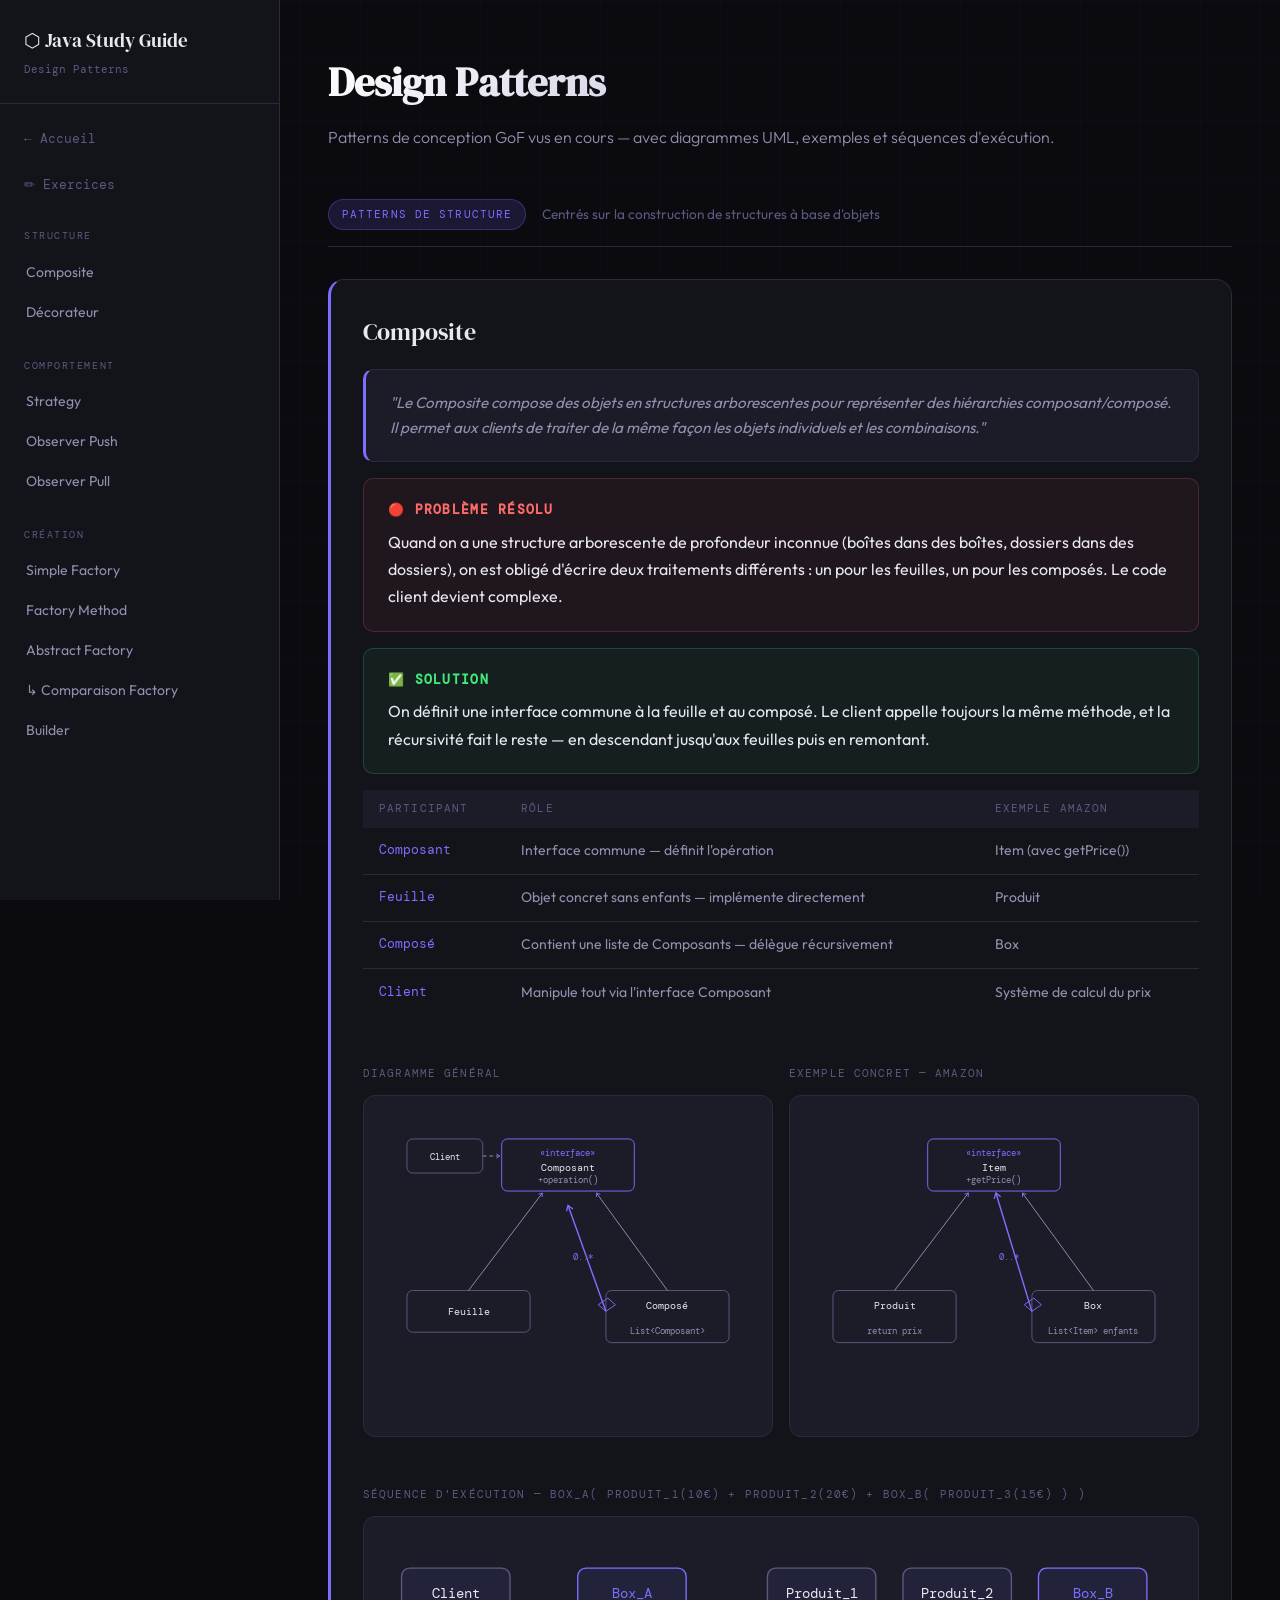
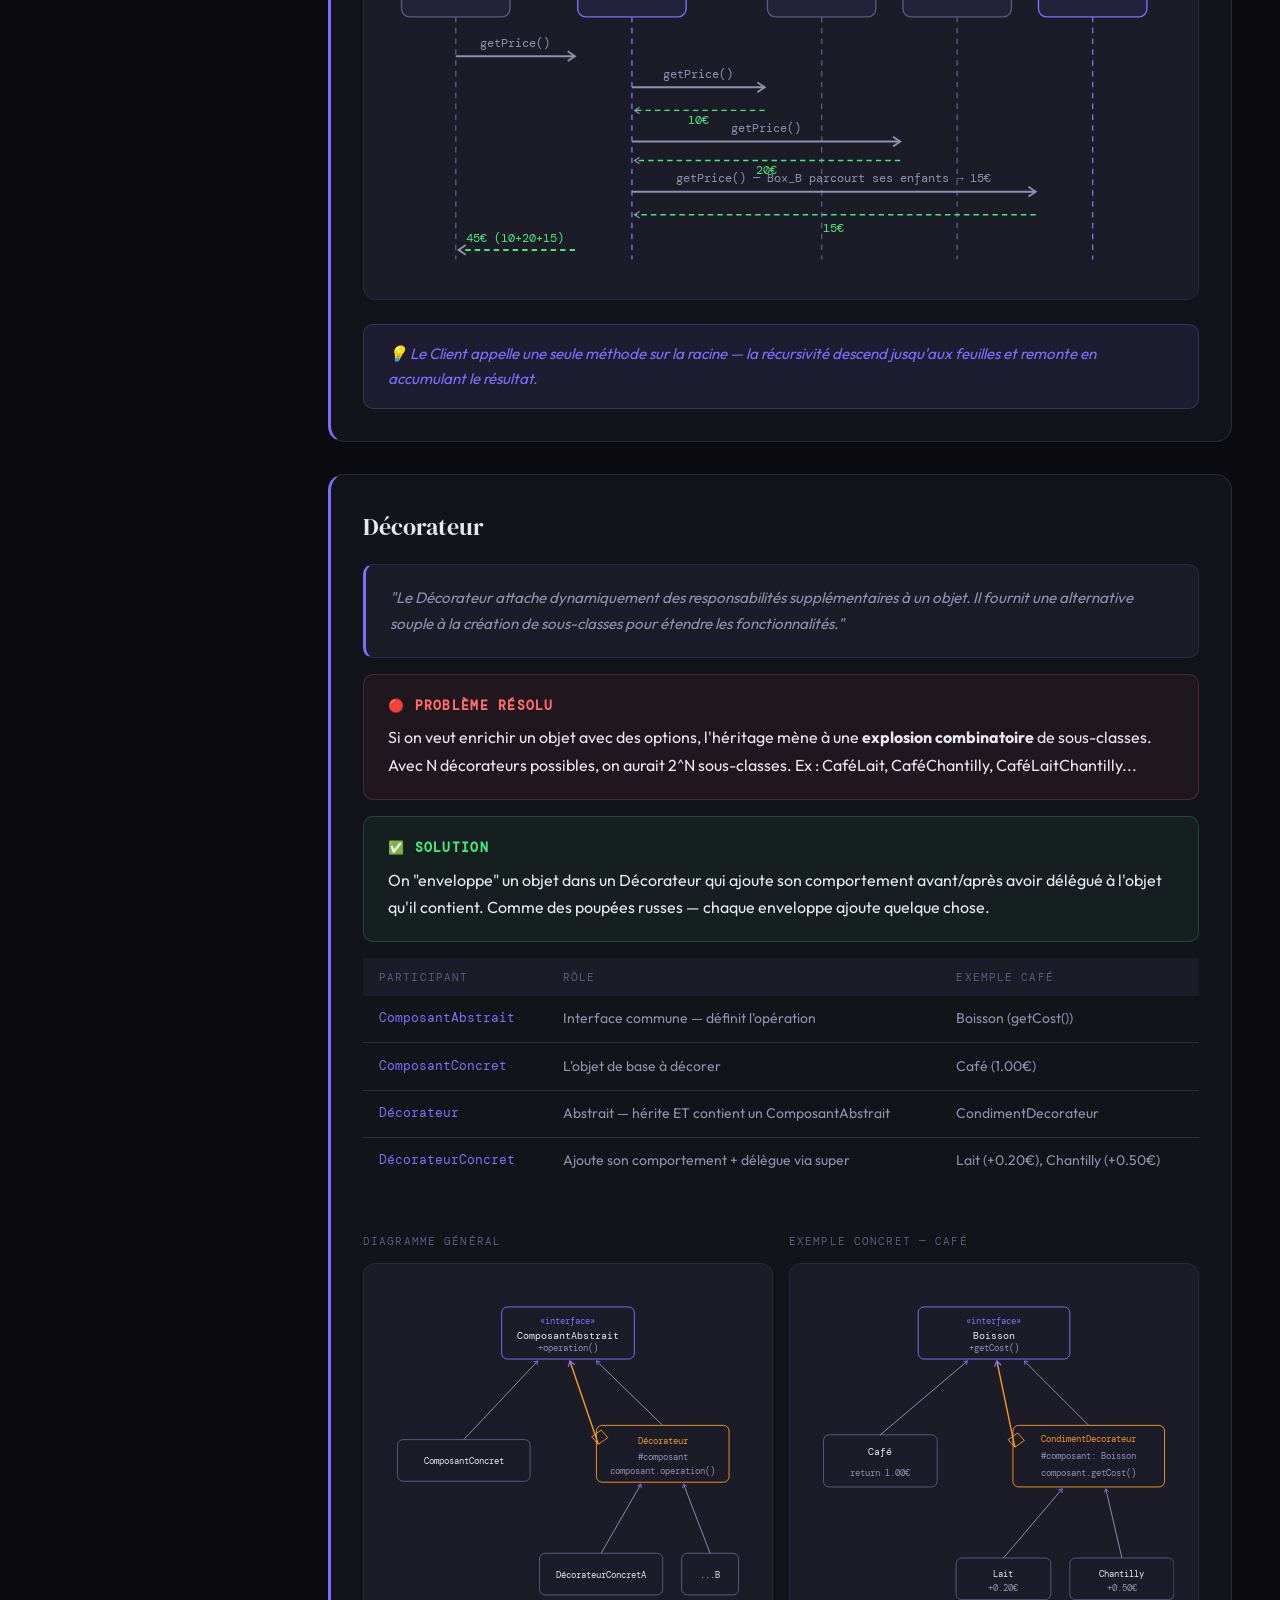
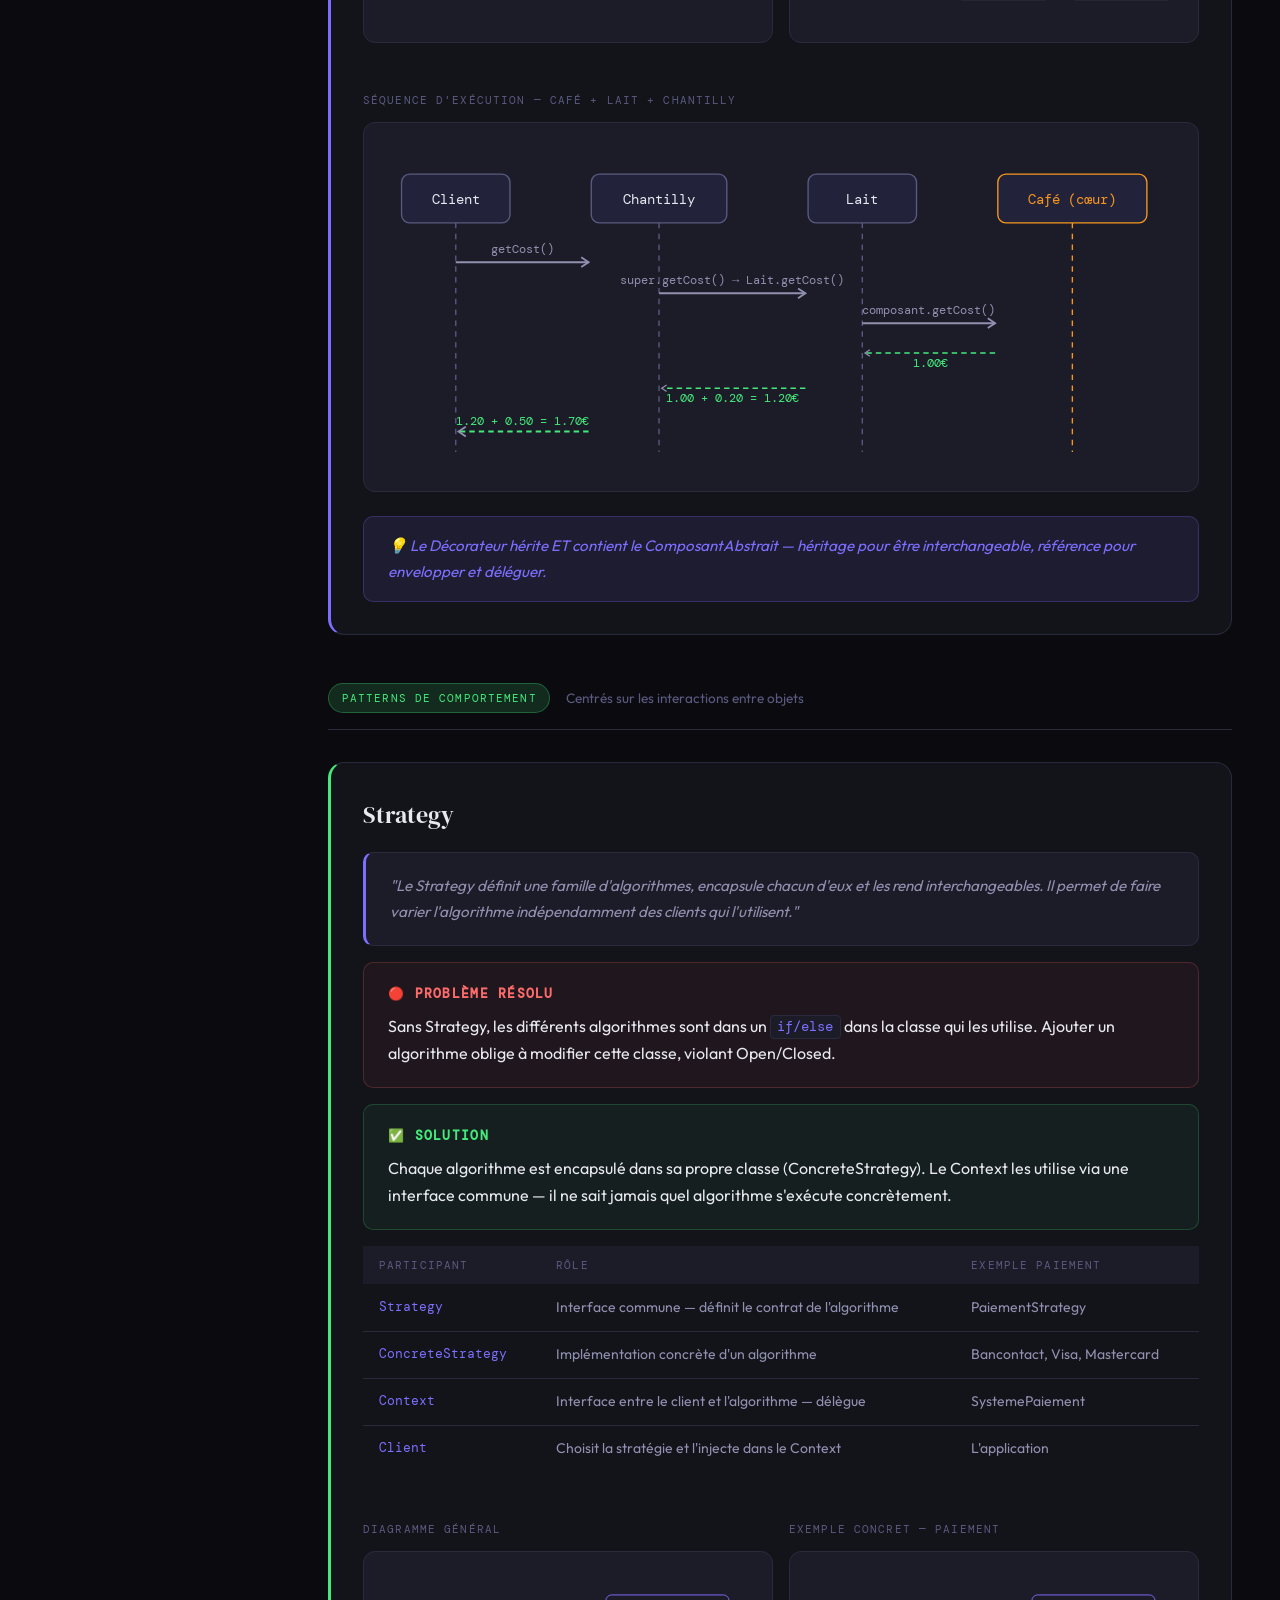
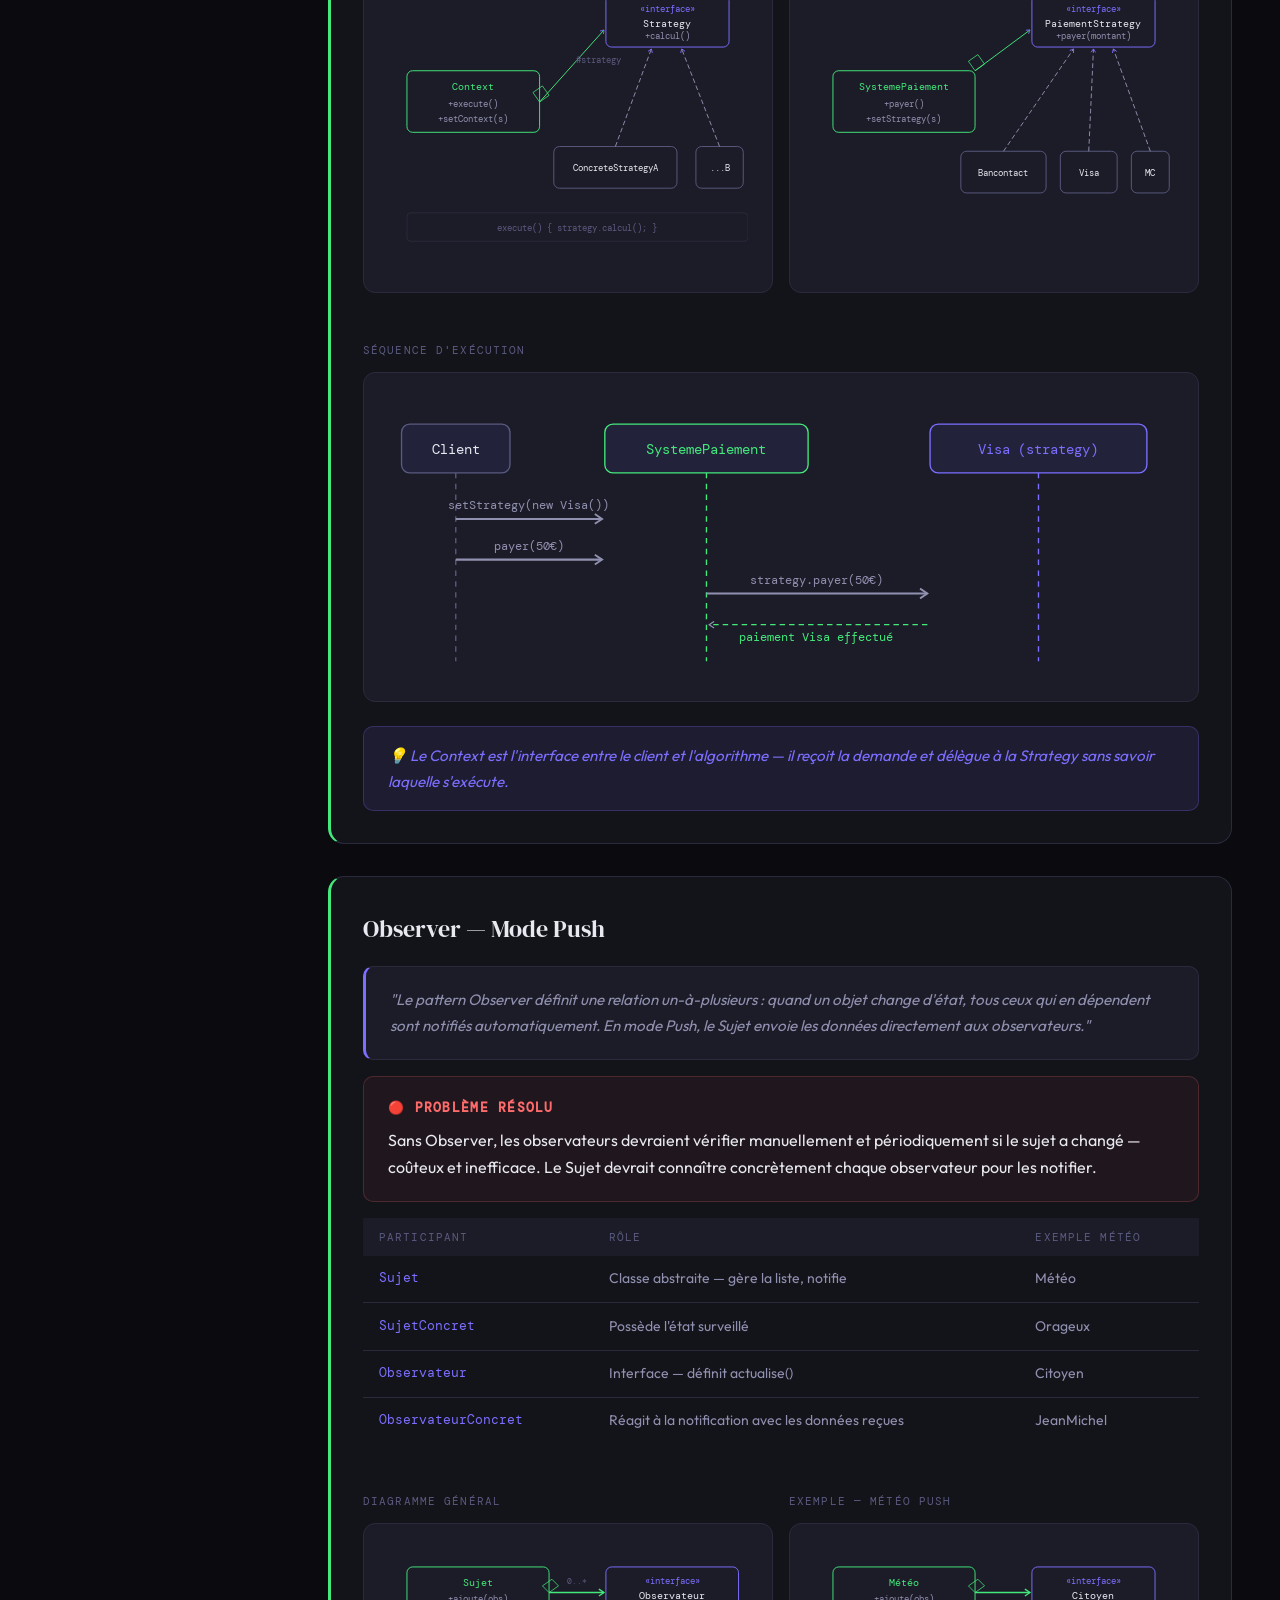
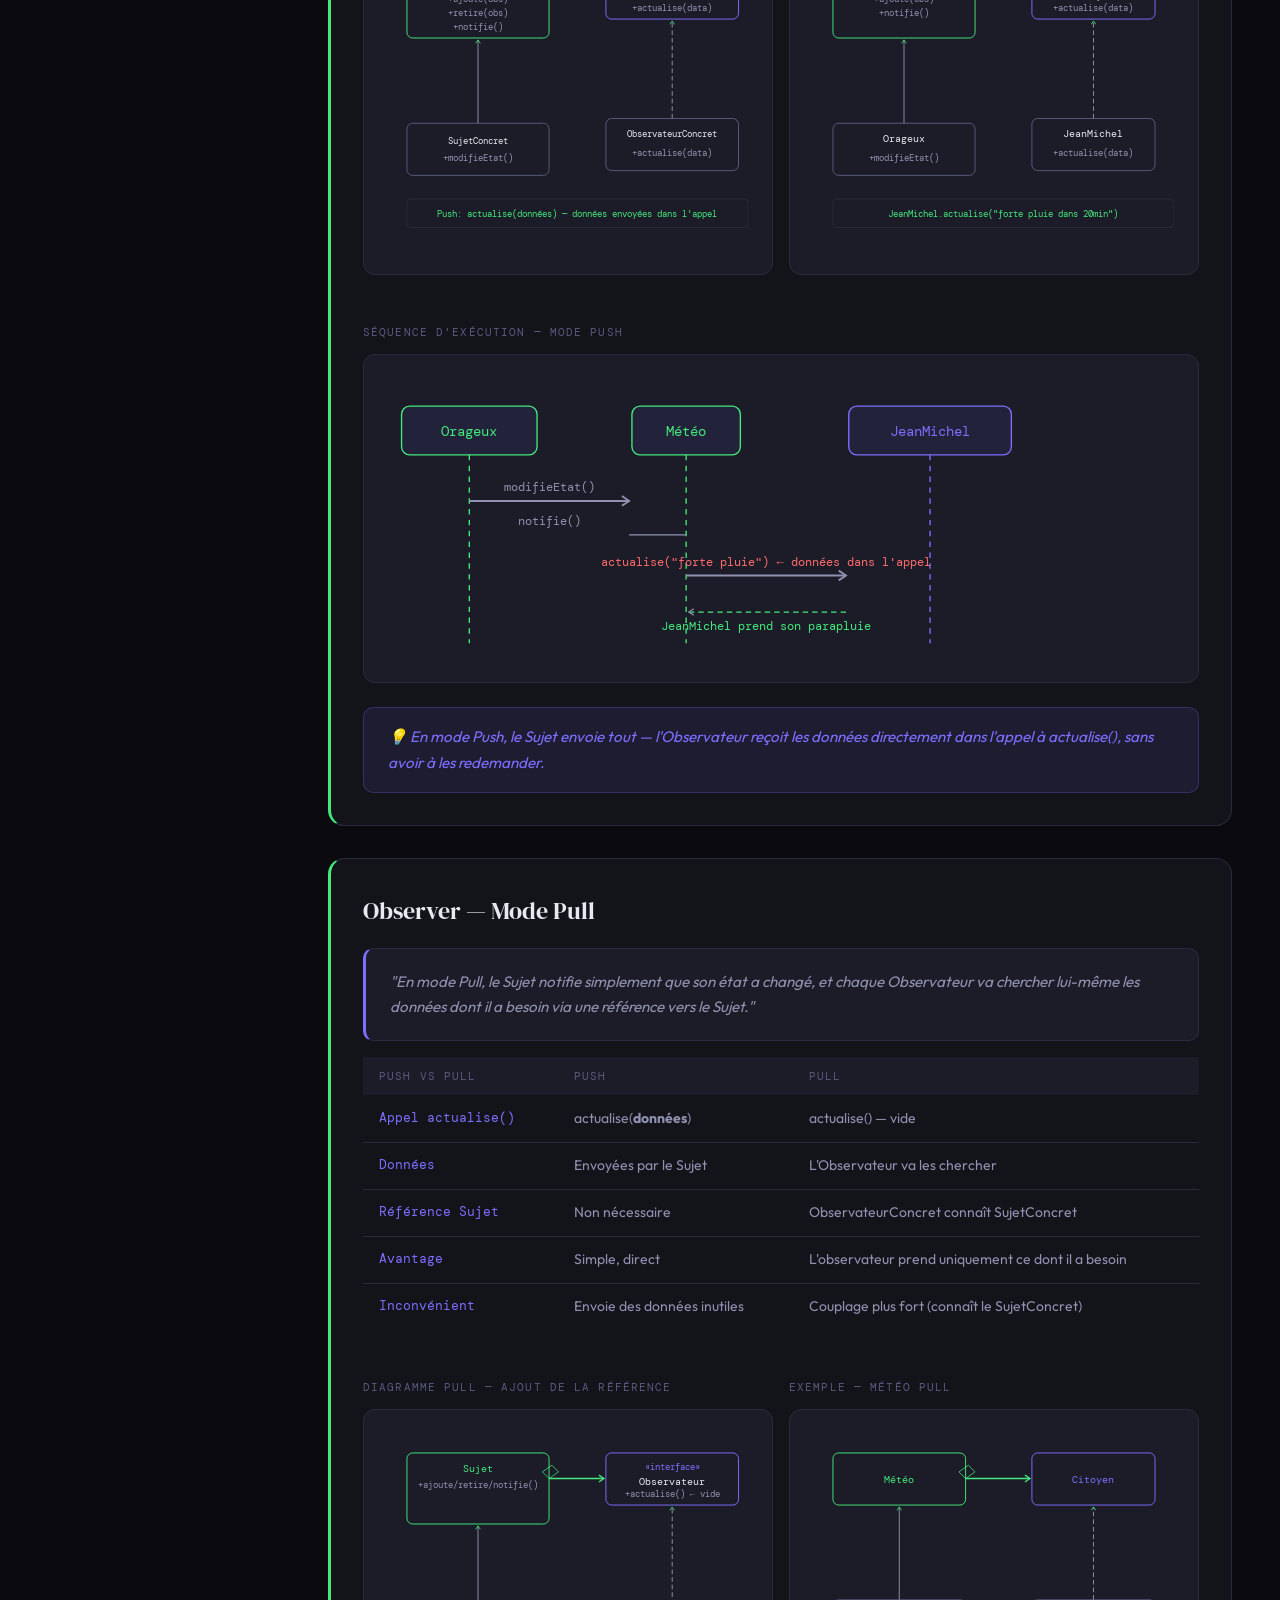
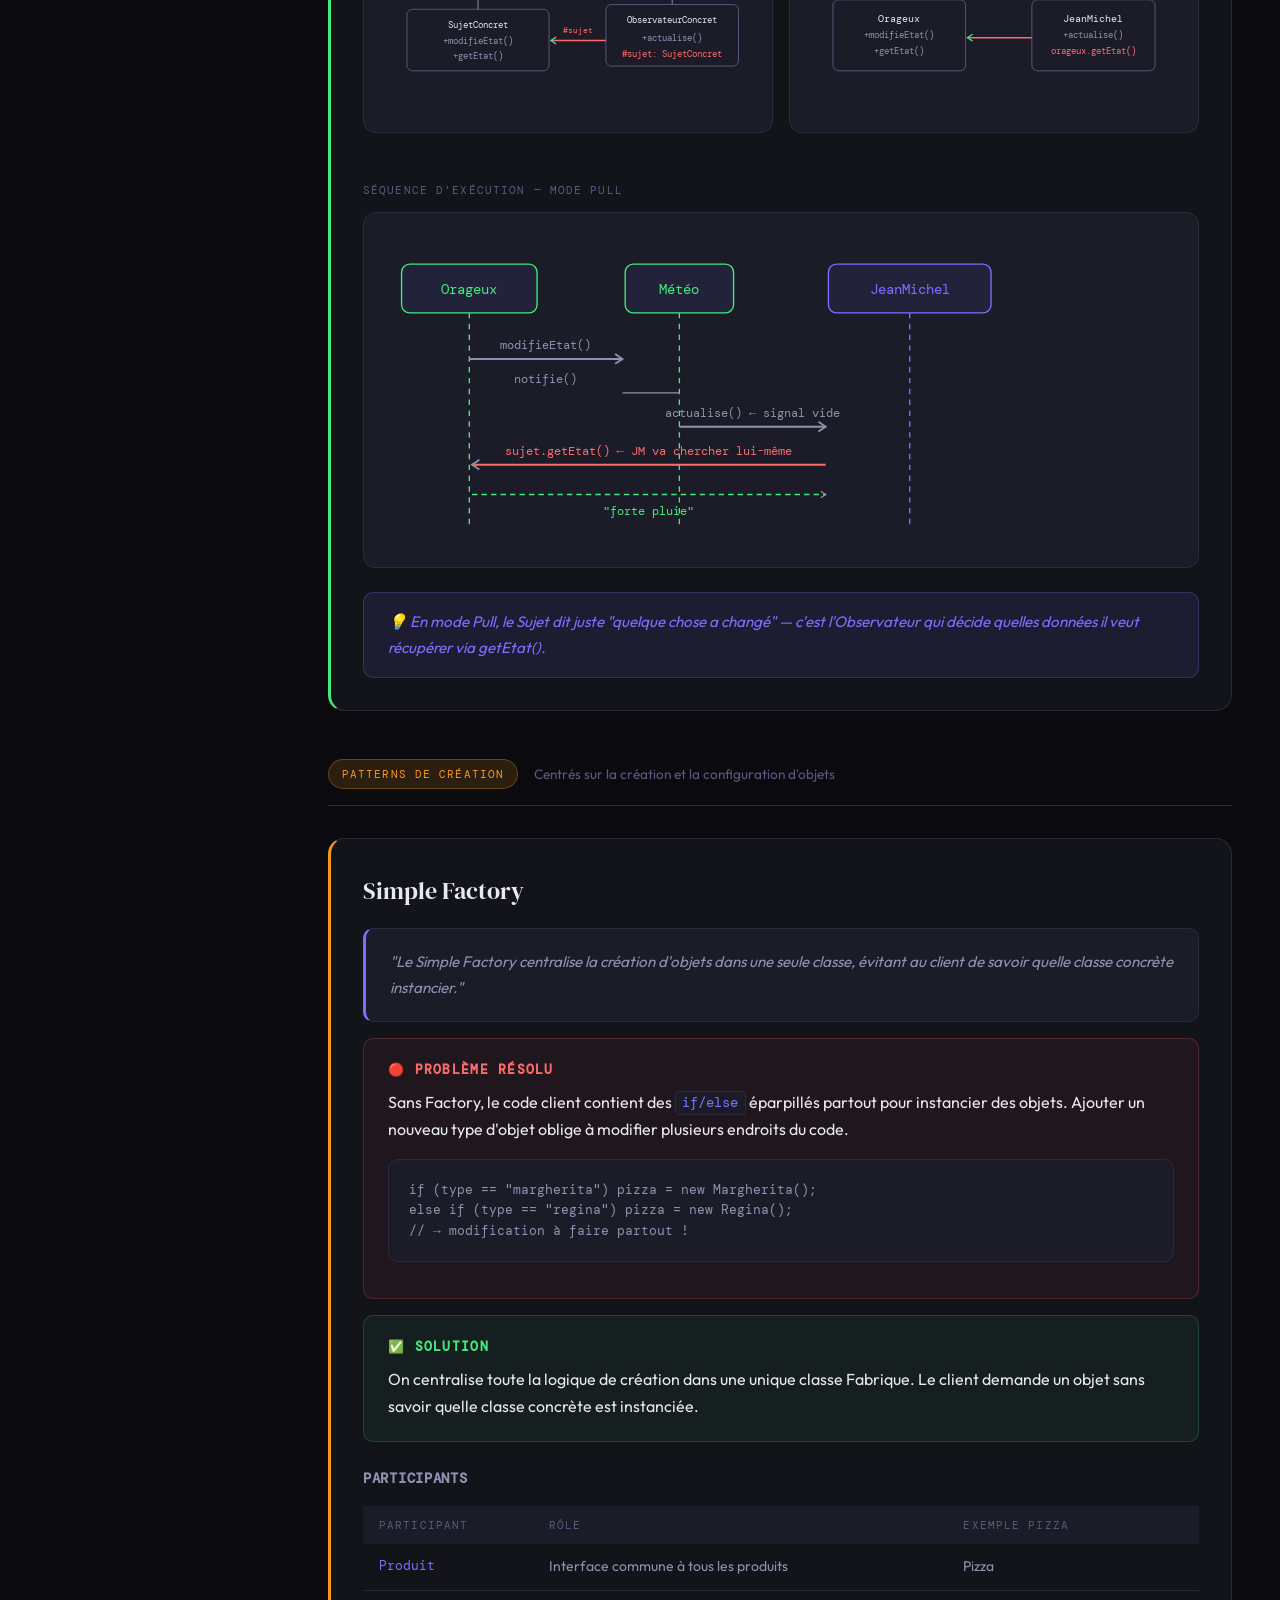
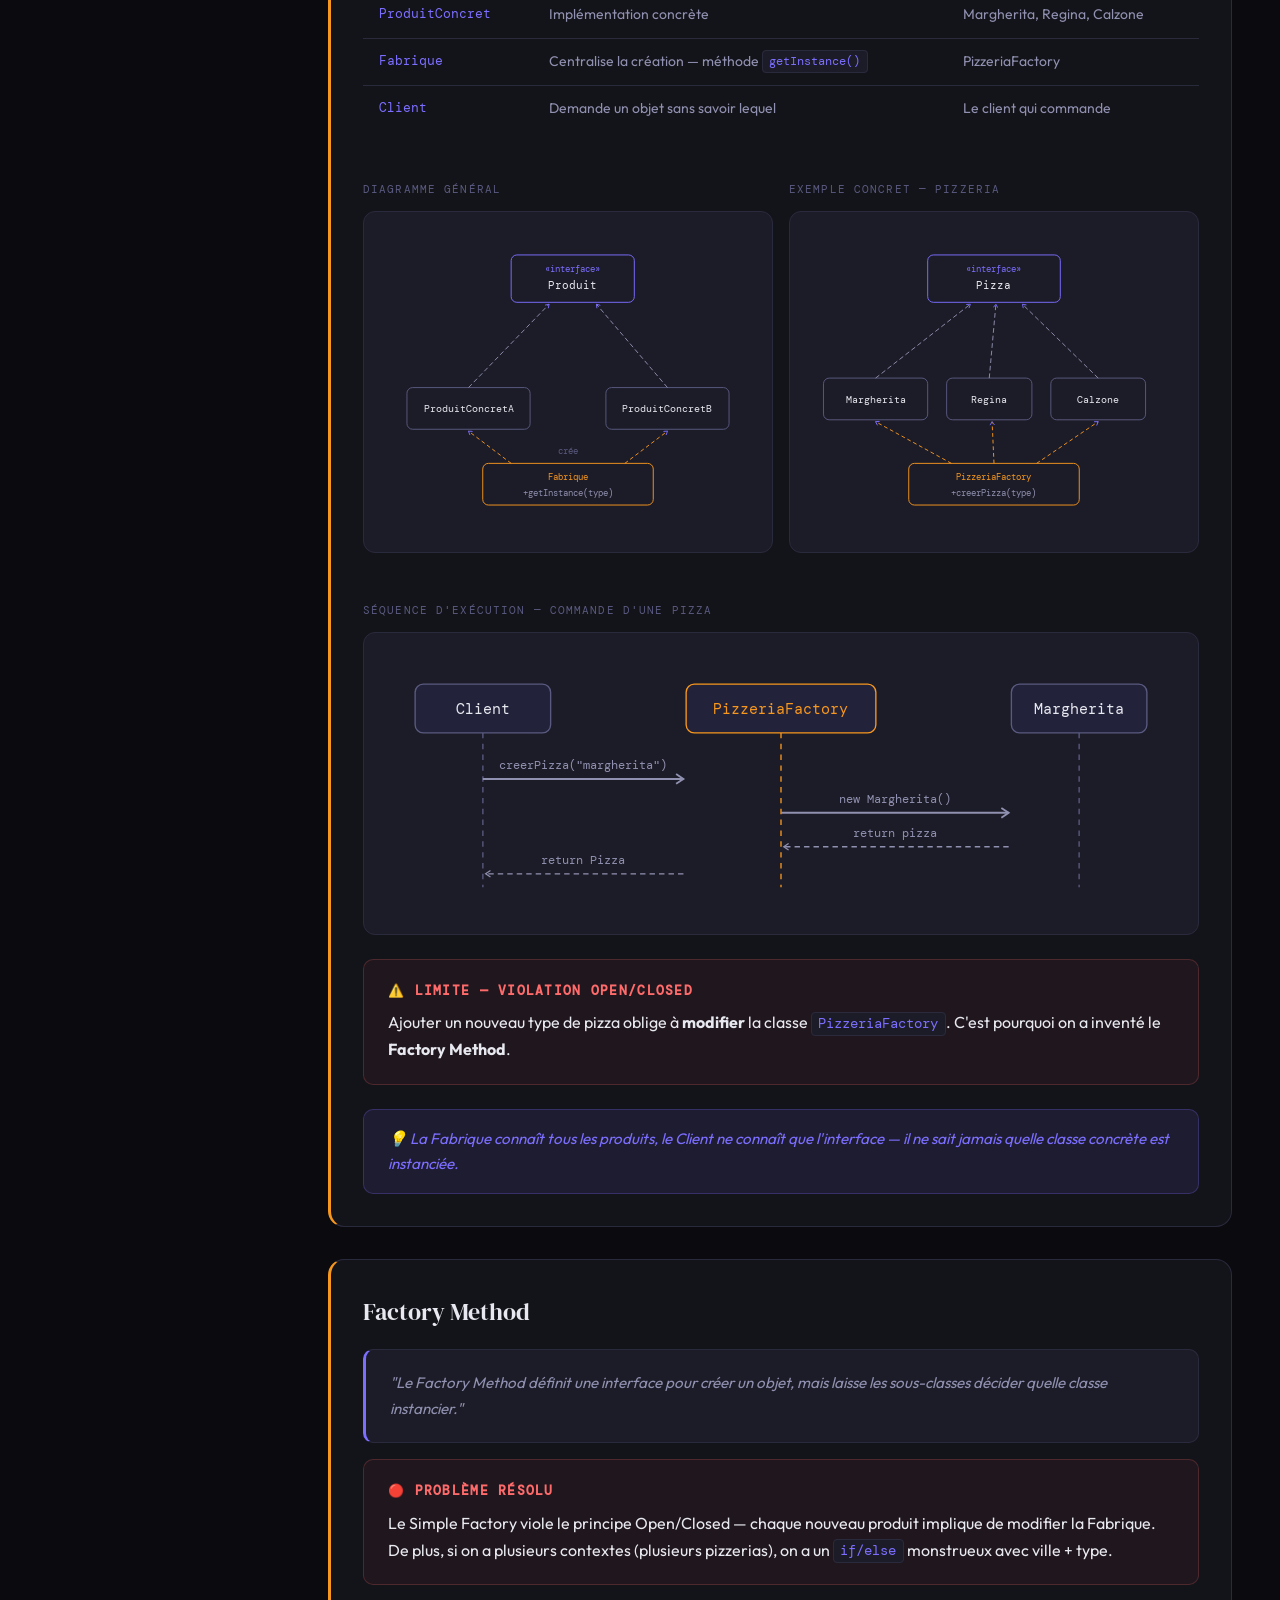
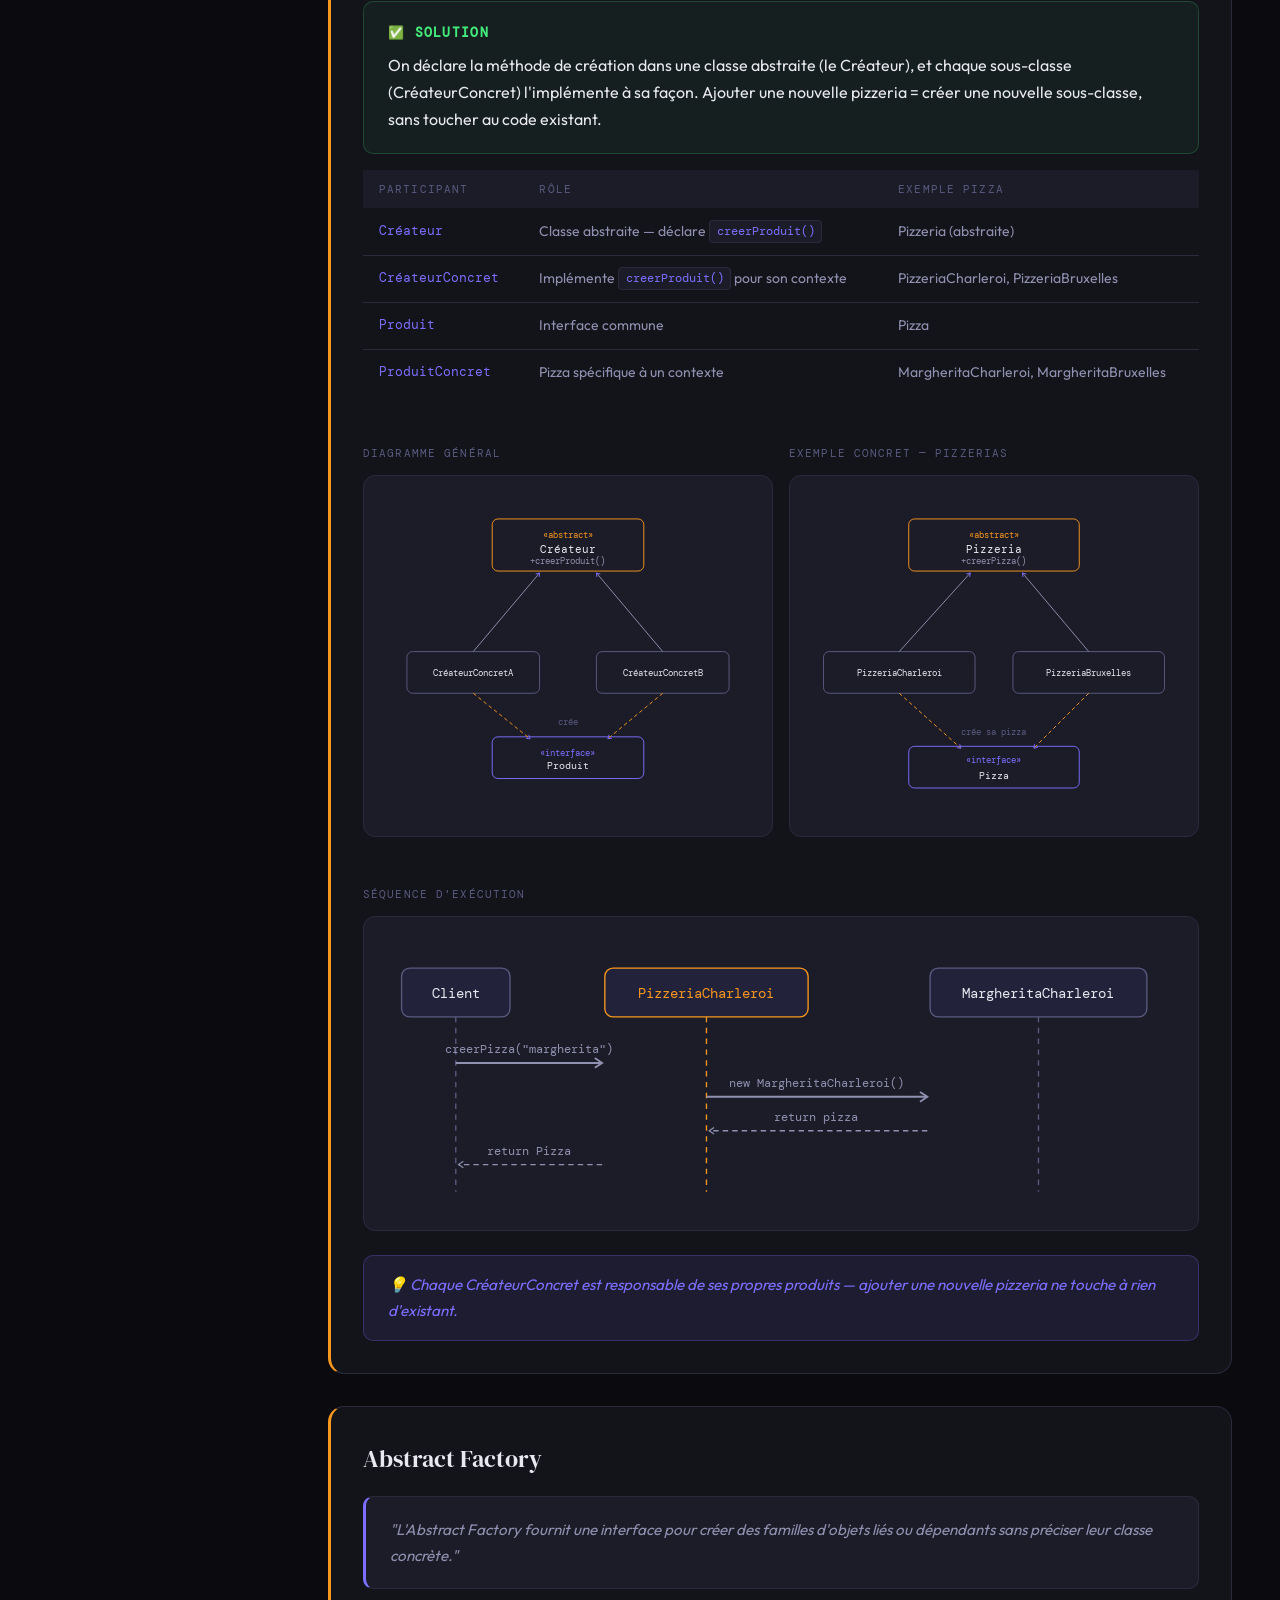
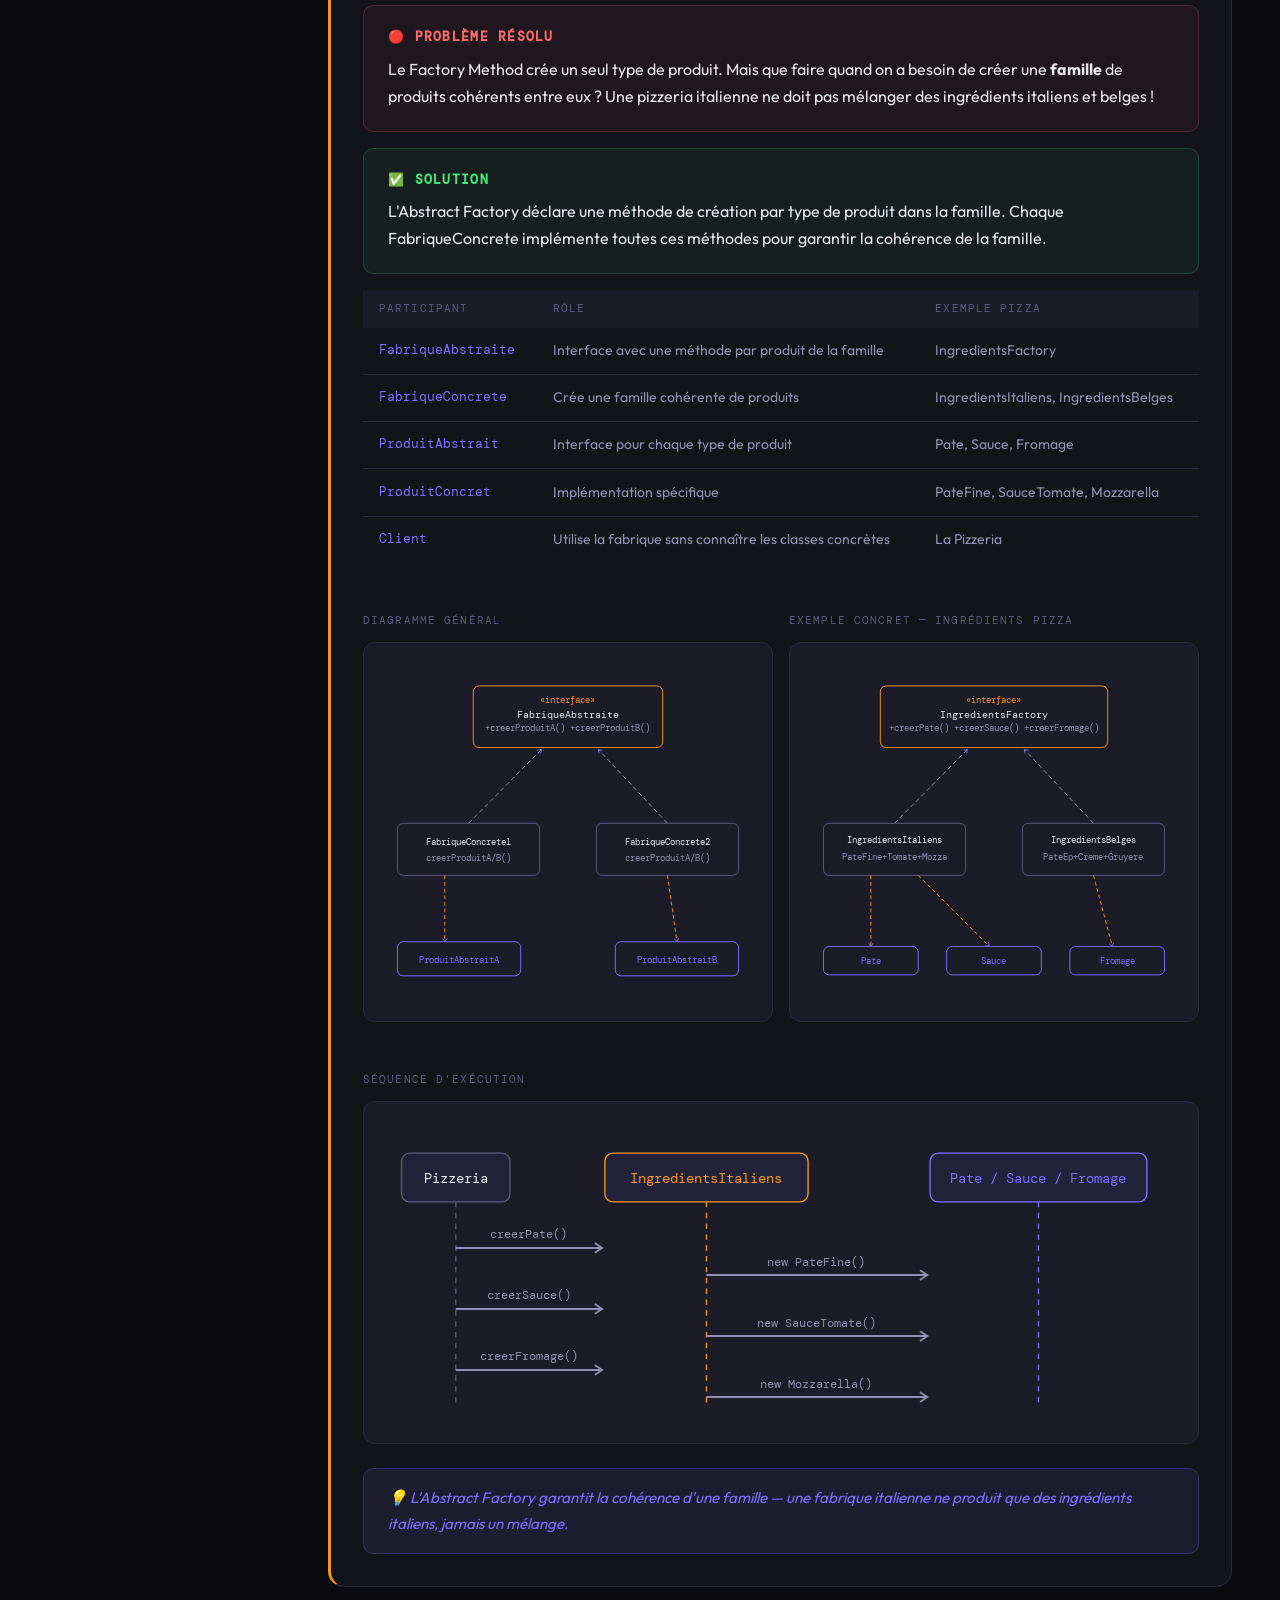
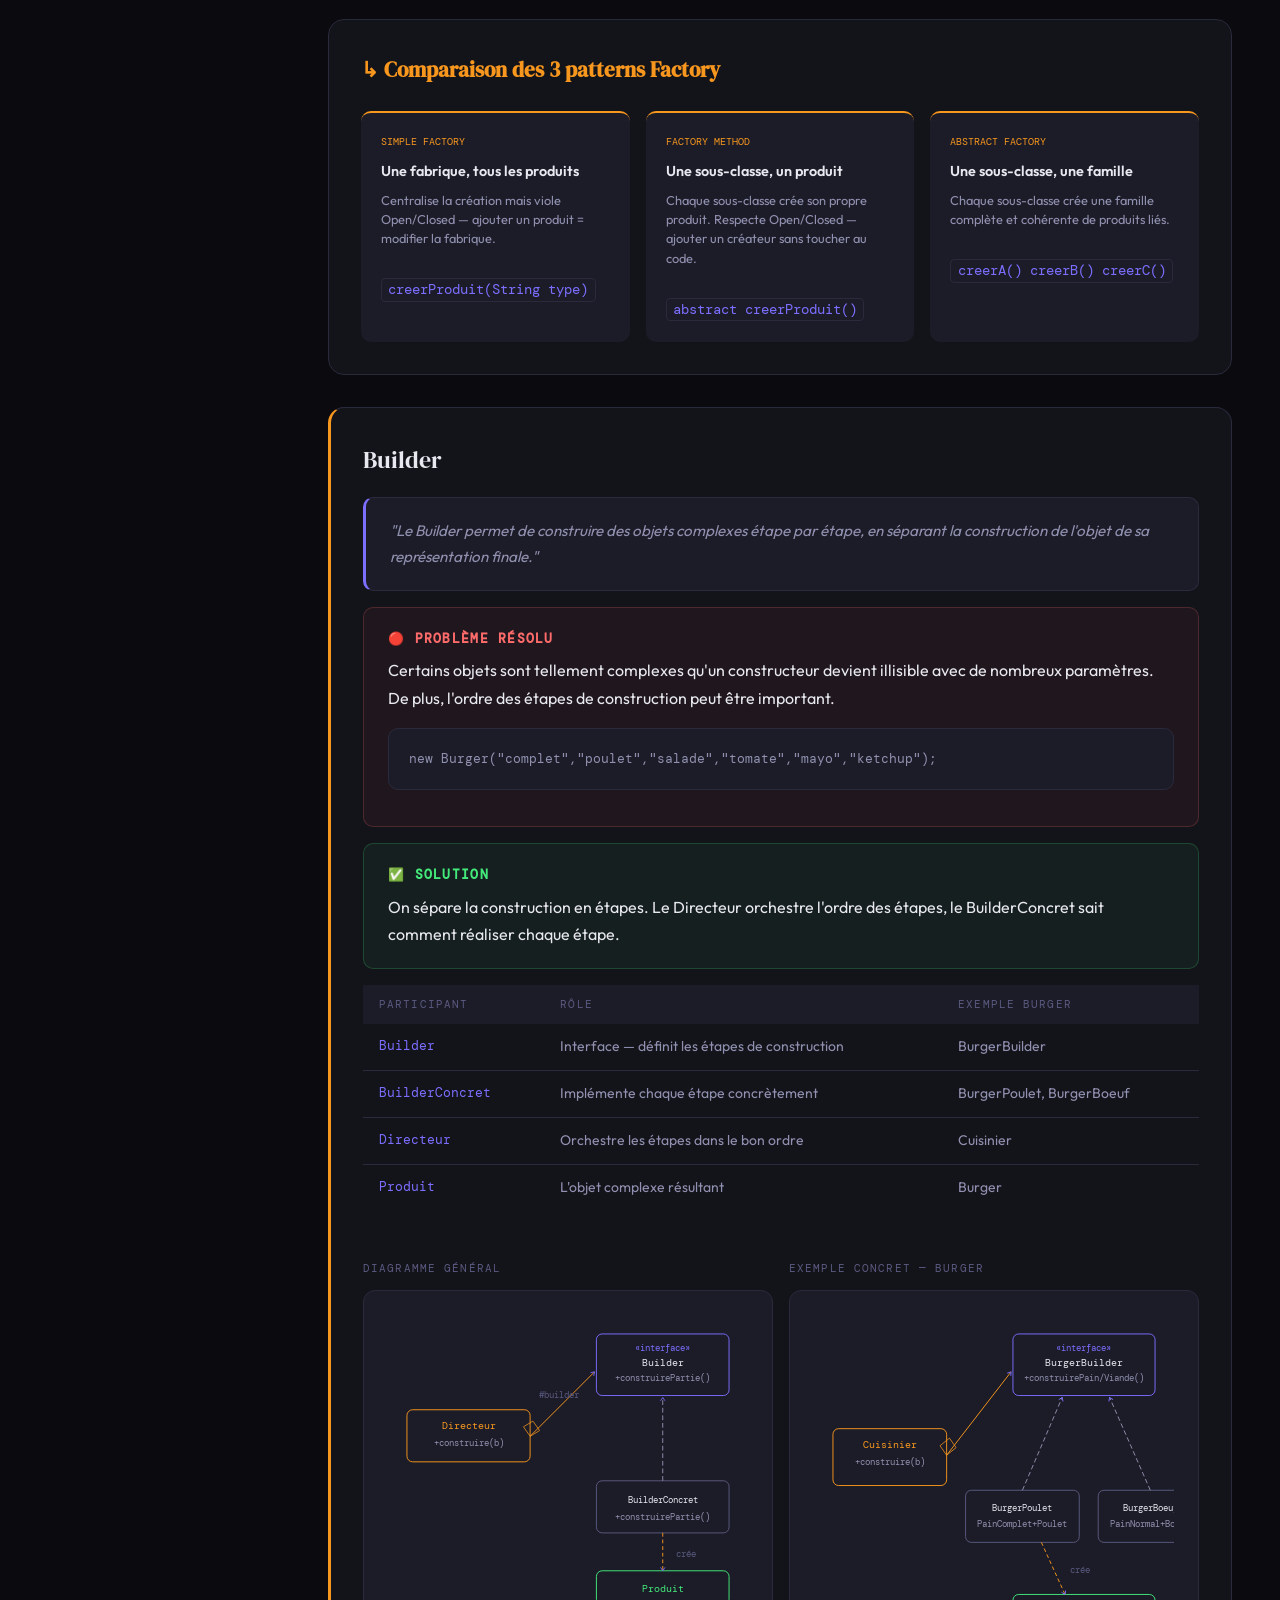
<file: design-patterns.html>
<!DOCTYPE html>
<html lang="fr">
<head>
<meta charset="UTF-8">
<meta name="viewport" content="width=device-width, initial-scale=1.0">
<title>Design Patterns — Java Study</title>
<link rel="stylesheet" href="shared.css">
<style>
.sidebar-nav-home {
  display: flex; align-items: center; gap: 0.5rem;
  padding: 0.5rem 1.5rem; color: var(--text3);
  text-decoration: none; font-size: 0.8rem;
  font-family: 'DM Mono', monospace;
  margin-bottom: 0.5rem; transition: color 0.2s;
}
.sidebar-nav-home:hover { color: var(--text); }
</style>
</head>
<body>
<div class="grid-bg"></div>
<button class="menu-toggle" aria-label="Menu"><span></span><span></span><span></span></button>
<div class="sidebar-overlay"></div>
<div class="page-wrapper">

<!-- SIDEBAR -->
<aside class="sidebar">
  <div class="sidebar-logo">
    <a href="index.html">⬡ Java Study Guide</a>
    <span>Design Patterns</span>
  </div>
  <a href="index.html" class="sidebar-nav-home">← Accueil</a>
  <a href="exercices.html" class="sidebar-nav-home">✏ Exercices</a>

  <div class="sidebar-section">Structure</div>
  <a href="#composite" class="sidebar-link structure">Composite</a>
  <a href="#decorator" class="sidebar-link structure">Décorateur</a>

  <div class="sidebar-section">Comportement</div>
  <a href="#strategy" class="sidebar-link comportement">Strategy</a>
  <a href="#observer-push" class="sidebar-link comportement">Observer Push</a>
  <a href="#observer-pull" class="sidebar-link comportement">Observer Pull</a>

  <div class="sidebar-section">Création</div>
  <a href="#simple-factory" class="sidebar-link creation">Simple Factory</a>
  <a href="#factory-method" class="sidebar-link creation">Factory Method</a>
  <a href="#abstract-factory" class="sidebar-link creation">Abstract Factory</a>
  <a href="#factory-comparison" class="sidebar-link creation">↳ Comparaison Factory</a>
  <a href="#builder" class="sidebar-link creation">Builder</a>
</aside>

<!-- MAIN -->
<main class="main-content">
  <h1 class="page-title">Design Patterns</h1>
  <p class="page-subtitle">Patterns de conception GoF vus en cours — avec diagrammes UML, exemples et séquences d'exécution.</p>

  <!-- ===================== STRUCTURE ===================== -->
  <div class="category-header" id="structure">
    <span class="category-badge badge-structure">Patterns de Structure</span>
    <span style="color:var(--text3);font-size:0.85rem">Centrés sur la construction de structures à base d'objets</span>
  </div>

  <!-- COMPOSITE -->
  <div class="pattern-card structure" id="composite">
    <div class="pattern-title">Composite</div>
    <div class="definition-box">"Le Composite compose des objets en structures arborescentes pour représenter des hiérarchies composant/composé. Il permet aux clients de traiter de la même façon les objets individuels et les combinaisons."</div>

    <div class="problem-box">
      <h4>🔴 Problème résolu</h4>
      Quand on a une structure arborescente de profondeur inconnue (boîtes dans des boîtes, dossiers dans des dossiers), on est obligé d'écrire deux traitements différents : un pour les feuilles, un pour les composés. Le code client devient complexe.
    </div>

    <div class="solution-box">
      <h4>✅ Solution</h4>
      On définit une interface commune à la feuille et au composé. Le client appelle toujours la même méthode, et la récursivité fait le reste — en descendant jusqu'aux feuilles puis en remontant.
    </div>

    <table class="participants-table">
      <tr><th>Participant</th><th>Rôle</th><th>Exemple Amazon</th></tr>
      <tr><td>Composant</td><td>Interface commune — définit l'opération</td><td>Item (avec getPrice())</td></tr>
      <tr><td>Feuille</td><td>Objet concret sans enfants — implémente directement</td><td>Produit</td></tr>
      <tr><td>Composé</td><td>Contient une liste de Composants — délègue récursivement</td><td>Box</td></tr>
      <tr><td>Client</td><td>Manipule tout via l'interface Composant</td><td>Système de calcul du prix</td></tr>
    </table>

    <div class="diagram-grid">
      <div class="diagram-section">
        <div class="diagram-label">Diagramme général</div>
        <div class="diagram-wrapper">
          <svg width="100%" viewBox="0 0 380 300">
            <defs><marker id="arr13" viewBox="0 0 10 10" refX="8" refY="5" markerWidth="6" markerHeight="6" orient="auto-start-reverse"><path d="M2 1L8 5L2 9" fill="none" stroke="#7c6fff" stroke-width="1.5"/></marker></defs>
            <!-- Composant -->
            <rect x="120" y="20" width="140" height="55" rx="6" fill="#1c1c28" stroke="#7c6fff" stroke-width="1"/>
            <text x="190" y="38" text-anchor="middle" fill="#7c6fff" font-size="10" font-family="DM Mono">«interface»</text>
            <text x="190" y="54" text-anchor="middle" fill="#e8e8f0" font-size="11" font-family="DM Mono">Composant</text>
            <text x="190" y="67" text-anchor="middle" fill="#9090b0" font-size="9" font-family="DM Mono">+operation()</text>
            <!-- Feuille -->
            <rect x="20" y="180" width="130" height="44" rx="6" fill="#1c1c28" stroke="#5a5a80" stroke-width="1"/>
            <text x="85" y="206" text-anchor="middle" fill="#e8e8f0" font-size="11" font-family="DM Mono">Feuille</text>
            <!-- Composé -->
            <rect x="230" y="180" width="130" height="55" rx="6" fill="#1c1c28" stroke="#5a5a80" stroke-width="1"/>
            <text x="295" y="200" text-anchor="middle" fill="#e8e8f0" font-size="11" font-family="DM Mono">Composé</text>
            <text x="295" y="226" text-anchor="middle" fill="#9090b0" font-size="9" font-family="DM Mono">List&lt;Composant&gt;</text>
            <!-- Héritage Feuille -->
            <line x1="85" y1="180" x2="163" y2="77" stroke="#9090b0" stroke-width="1" marker-end="url(#arr13)"/>
            <!-- Héritage Composé -->
            <line x1="295" y1="180" x2="220" y2="77" stroke="#9090b0" stroke-width="1" marker-end="url(#arr13)"/>
            <!-- Agrégation Composé → Composant -->
            <path d="M 230 202 L 190 90" stroke="#7c6fff" stroke-width="1.5" fill="none" marker-end="url(#arr13)"/>
            <polygon points="230,202 222,195 232,188 240,195" fill="none" stroke="#7c6fff" stroke-width="1"/>
            <text x="195" y="148" fill="#7c6fff" font-size="9" font-family="DM Mono">0..*</text>
            <!-- Client -->
            <rect x="20" y="20" width="80" height="36" rx="6" fill="#1c1c28" stroke="#5a5a80" stroke-width="1"/>
            <text x="60" y="42" text-anchor="middle" fill="#e8e8f0" font-size="10" font-family="DM Mono">Client</text>
            <line x1="100" y1="38" x2="118" y2="38" stroke="#9090b0" stroke-width="1" stroke-dasharray="4 3" marker-end="url(#arr13)"/>
          </svg>
        </div>
      </div>
      <div class="diagram-section">
        <div class="diagram-label">Exemple concret — Amazon</div>
        <div class="diagram-wrapper">
          <svg width="100%" viewBox="0 0 380 300">
            <defs><marker id="arr14" viewBox="0 0 10 10" refX="8" refY="5" markerWidth="6" markerHeight="6" orient="auto-start-reverse"><path d="M2 1L8 5L2 9" fill="none" stroke="#7c6fff" stroke-width="1.5"/></marker></defs>
            <rect x="120" y="20" width="140" height="55" rx="6" fill="#1c1c28" stroke="#7c6fff" stroke-width="1"/>
            <text x="190" y="38" text-anchor="middle" fill="#7c6fff" font-size="10" font-family="DM Mono">«interface»</text>
            <text x="190" y="54" text-anchor="middle" fill="#e8e8f0" font-size="11" font-family="DM Mono">Item</text>
            <text x="190" y="67" text-anchor="middle" fill="#9090b0" font-size="9" font-family="DM Mono">+getPrice()</text>
            <rect x="20" y="180" width="130" height="55" rx="6" fill="#1c1c28" stroke="#5a5a80" stroke-width="1"/>
            <text x="85" y="200" text-anchor="middle" fill="#e8e8f0" font-size="11" font-family="DM Mono">Produit</text>
            <text x="85" y="226" text-anchor="middle" fill="#9090b0" font-size="9" font-family="DM Mono">return prix</text>
            <rect x="230" y="180" width="130" height="55" rx="6" fill="#1c1c28" stroke="#5a5a80" stroke-width="1"/>
            <text x="295" y="200" text-anchor="middle" fill="#e8e8f0" font-size="11" font-family="DM Mono">Box</text>
            <text x="295" y="226" text-anchor="middle" fill="#9090b0" font-size="9" font-family="DM Mono">List&lt;Item&gt; enfants</text>
            <line x1="85" y1="180" x2="163" y2="77" stroke="#9090b0" stroke-width="1" marker-end="url(#arr14)"/>
            <line x1="295" y1="180" x2="220" y2="77" stroke="#9090b0" stroke-width="1" marker-end="url(#arr14)"/>
            <path d="M 230 202 L 192 77" stroke="#7c6fff" stroke-width="1.5" fill="none" marker-end="url(#arr14)"/>
            <polygon points="230,202 222,195 232,188 240,195" fill="none" stroke="#7c6fff" stroke-width="1"/>
            <text x="195" y="148" fill="#7c6fff" font-size="9" font-family="DM Mono">0..*</text>
          </svg>
        </div>
      </div>
    </div>

    <div class="diagram-section">
      <div class="diagram-label">Séquence d'exécution — Box_A( Produit_1(10€) + Produit_2(20€) + Box_B( Produit_3(15€) ) )</div>
      <div class="diagram-wrapper">
        <svg width="100%" viewBox="0 0 580 240">
          <defs><marker id="arr15" viewBox="0 0 10 10" refX="8" refY="5" markerWidth="6" markerHeight="6" orient="auto-start-reverse"><path d="M2 1L8 5L2 9" fill="none" stroke="#9090b0" stroke-width="1.5"/></marker></defs>
          <rect x="10" y="20" width="80" height="36" rx="6" fill="#22223a" stroke="#5a5a80" stroke-width="1"/>
          <text x="50" y="42" text-anchor="middle" fill="#e8e8f0" font-size="10" font-family="DM Mono">Client</text>
          <rect x="140" y="20" width="80" height="36" rx="6" fill="#22223a" stroke="#7c6fff" stroke-width="1"/>
          <text x="180" y="42" text-anchor="middle" fill="#7c6fff" font-size="10" font-family="DM Mono">Box_A</text>
          <rect x="280" y="20" width="80" height="36" rx="6" fill="#22223a" stroke="#5a5a80" stroke-width="1"/>
          <text x="320" y="42" text-anchor="middle" fill="#e8e8f0" font-size="10" font-family="DM Mono">Produit_1</text>
          <rect x="380" y="20" width="80" height="36" rx="6" fill="#22223a" stroke="#5a5a80" stroke-width="1"/>
          <text x="420" y="42" text-anchor="middle" fill="#e8e8f0" font-size="10" font-family="DM Mono">Produit_2</text>
          <rect x="480" y="20" width="80" height="36" rx="6" fill="#22223a" stroke="#7c6fff" stroke-width="1"/>
          <text x="520" y="42" text-anchor="middle" fill="#7c6fff" font-size="10" font-family="DM Mono">Box_B</text>
          <line x1="50" y1="56" x2="50" y2="235" stroke="#5a5a80" stroke-width="1" stroke-dasharray="4 4"/>
          <line x1="180" y1="56" x2="180" y2="235" stroke="#7c6fff" stroke-width="1" stroke-dasharray="4 4"/>
          <line x1="320" y1="56" x2="320" y2="235" stroke="#5a5a80" stroke-width="1" stroke-dasharray="4 4"/>
          <line x1="420" y1="56" x2="420" y2="235" stroke="#5a5a80" stroke-width="1" stroke-dasharray="4 4"/>
          <line x1="520" y1="56" x2="520" y2="235" stroke="#7c6fff" stroke-width="1" stroke-dasharray="4 4"/>
          <line x1="50" y1="85" x2="138" y2="85" stroke="#9090b0" stroke-width="1.5" marker-end="url(#arr15)"/>
          <text x="94" y="78" text-anchor="middle" fill="#9090b0" font-size="9" font-family="DM Mono">getPrice()</text>
          <line x1="180" y1="108" x2="278" y2="108" stroke="#9090b0" stroke-width="1.5" marker-end="url(#arr15)"/>
          <text x="229" y="101" text-anchor="middle" fill="#9090b0" font-size="9" font-family="DM Mono">getPrice()</text>
          <line x1="278" y1="125" x2="182" y2="125" stroke="#43e97b" stroke-width="1" stroke-dasharray="4 3" marker-end="url(#arr15)"/>
          <text x="229" y="135" text-anchor="middle" fill="#43e97b" font-size="9" font-family="DM Mono">10€</text>
          <line x1="180" y1="148" x2="378" y2="148" stroke="#9090b0" stroke-width="1.5" marker-end="url(#arr15)"/>
          <text x="279" y="141" text-anchor="middle" fill="#9090b0" font-size="9" font-family="DM Mono">getPrice()</text>
          <line x1="378" y1="162" x2="182" y2="162" stroke="#43e97b" stroke-width="1" stroke-dasharray="4 3" marker-end="url(#arr15)"/>
          <text x="279" y="172" text-anchor="middle" fill="#43e97b" font-size="9" font-family="DM Mono">20€</text>
          <line x1="180" y1="185" x2="478" y2="185" stroke="#9090b0" stroke-width="1.5" marker-end="url(#arr15)"/>
          <text x="329" y="178" text-anchor="middle" fill="#9090b0" font-size="9" font-family="DM Mono">getPrice() — Box_B parcourt ses enfants → 15€</text>
          <line x1="478" y1="202" x2="182" y2="202" stroke="#43e97b" stroke-width="1" stroke-dasharray="4 3" marker-end="url(#arr15)"/>
          <text x="329" y="215" text-anchor="middle" fill="#43e97b" font-size="9" font-family="DM Mono">15€</text>
          <line x1="138" y1="228" x2="52" y2="228" stroke="#43e97b" stroke-width="1.5" stroke-dasharray="4 3" marker-end="url(#arr15)"/>
          <text x="94" y="222" text-anchor="middle" fill="#43e97b" font-size="9" font-family="DM Mono">45€ (10+20+15)</text>
        </svg>
      </div>
    </div>

    <div class="keyphrase">Le Client appelle une seule méthode sur la racine — la récursivité descend jusqu'aux feuilles et remonte en accumulant le résultat.</div>
  </div>

  <!-- DECORATOR -->
  <div class="pattern-card structure" id="decorator">
    <div class="pattern-title">Décorateur</div>
    <div class="definition-box">"Le Décorateur attache dynamiquement des responsabilités supplémentaires à un objet. Il fournit une alternative souple à la création de sous-classes pour étendre les fonctionnalités."</div>

    <div class="problem-box">
      <h4>🔴 Problème résolu</h4>
      Si on veut enrichir un objet avec des options, l'héritage mène à une <strong>explosion combinatoire</strong> de sous-classes. Avec N décorateurs possibles, on aurait 2^N sous-classes. Ex : CaféLait, CaféChantilly, CaféLaitChantilly...
    </div>

    <div class="solution-box">
      <h4>✅ Solution</h4>
      On "enveloppe" un objet dans un Décorateur qui ajoute son comportement avant/après avoir délégué à l'objet qu'il contient. Comme des poupées russes — chaque enveloppe ajoute quelque chose.
    </div>

    <table class="participants-table">
      <tr><th>Participant</th><th>Rôle</th><th>Exemple Café</th></tr>
      <tr><td>ComposantAbstrait</td><td>Interface commune — définit l'opération</td><td>Boisson (getCost())</td></tr>
      <tr><td>ComposantConcret</td><td>L'objet de base à décorer</td><td>Café (1.00€)</td></tr>
      <tr><td>Décorateur</td><td>Abstrait — hérite ET contient un ComposantAbstrait</td><td>CondimentDecorateur</td></tr>
      <tr><td>DécorateurConcret</td><td>Ajoute son comportement + délègue via super</td><td>Lait (+0.20€), Chantilly (+0.50€)</td></tr>
    </table>

    <div class="diagram-grid">
      <div class="diagram-section">
        <div class="diagram-label">Diagramme général</div>
        <div class="diagram-wrapper">
          <svg width="100%" viewBox="0 0 380 340">
            <defs><marker id="arr16" viewBox="0 0 10 10" refX="8" refY="5" markerWidth="6" markerHeight="6" orient="auto-start-reverse"><path d="M2 1L8 5L2 9" fill="none" stroke="#7c6fff" stroke-width="1.5"/></marker></defs>
            <!-- ComposantAbstrait -->
            <rect x="120" y="20" width="140" height="55" rx="6" fill="#1c1c28" stroke="#7c6fff" stroke-width="1"/>
            <text x="190" y="38" text-anchor="middle" fill="#7c6fff" font-size="10" font-family="DM Mono">«interface»</text>
            <text x="190" y="54" text-anchor="middle" fill="#e8e8f0" font-size="11" font-family="DM Mono">ComposantAbstrait</text>
            <text x="190" y="67" text-anchor="middle" fill="#9090b0" font-size="9" font-family="DM Mono">+operation()</text>
            <!-- ComposantConcret -->
            <rect x="10" y="160" width="140" height="44" rx="6" fill="#1c1c28" stroke="#5a5a80" stroke-width="1"/>
            <text x="80" y="186" text-anchor="middle" fill="#e8e8f0" font-size="10" font-family="DM Mono">ComposantConcret</text>
            <!-- Décorateur -->
            <rect x="220" y="145" width="140" height="60" rx="6" fill="#1c1c28" stroke="#f7971e" stroke-width="1"/>
            <text x="290" y="165" text-anchor="middle" fill="#f7971e" font-size="10" font-family="DM Mono">Décorateur</text>
            <text x="290" y="182" text-anchor="middle" fill="#9090b0" font-size="9" font-family="DM Mono">#composant</text>
            <text x="290" y="196" text-anchor="middle" fill="#9090b0" font-size="9" font-family="DM Mono">composant.operation()</text>
            <!-- DécorateurConcretA & B -->
            <rect x="160" y="280" width="130" height="44" rx="6" fill="#1c1c28" stroke="#5a5a80" stroke-width="1"/>
            <text x="225" y="306" text-anchor="middle" fill="#e8e8f0" font-size="10" font-family="DM Mono">DécorateurConcretA</text>
            <rect x="310" y="280" width="60" height="44" rx="6" fill="#1c1c28" stroke="#5a5a80" stroke-width="1"/>
            <text x="340" y="306" text-anchor="middle" fill="#e8e8f0" font-size="10" font-family="DM Mono">...B</text>
            <!-- Héritage -->
            <line x1="80" y1="160" x2="158" y2="77" stroke="#9090b0" stroke-width="1" marker-end="url(#arr16)"/>
            <line x1="290" y1="145" x2="220" y2="77" stroke="#9090b0" stroke-width="1" marker-end="url(#arr16)"/>
            <!-- Agrégation Décorateur → ComposantAbstrait -->
            <path d="M 222 165 L 192 77" stroke="#f7971e" stroke-width="1.5" fill="none" marker-end="url(#arr16)"/>
            <polygon points="222,165 215,157 225,150 232,158" fill="none" stroke="#f7971e" stroke-width="1"/>
            <!-- Héritage DécorConcret → Décorateur -->
            <line x1="225" y1="280" x2="267" y2="207" stroke="#9090b0" stroke-width="1" marker-end="url(#arr16)"/>
            <line x1="340" y1="280" x2="312" y2="207" stroke="#9090b0" stroke-width="1" marker-end="url(#arr16)"/>
          </svg>
        </div>
      </div>
      <div class="diagram-section">
        <div class="diagram-label">Exemple concret — Café</div>
        <div class="diagram-wrapper">
          <svg width="100%" viewBox="0 0 380 340">
            <defs><marker id="arr17" viewBox="0 0 10 10" refX="8" refY="5" markerWidth="6" markerHeight="6" orient="auto-start-reverse"><path d="M2 1L8 5L2 9" fill="none" stroke="#7c6fff" stroke-width="1.5"/></marker></defs>
            <rect x="110" y="20" width="160" height="55" rx="6" fill="#1c1c28" stroke="#7c6fff" stroke-width="1"/>
            <text x="190" y="38" text-anchor="middle" fill="#7c6fff" font-size="10" font-family="DM Mono">«interface»</text>
            <text x="190" y="54" text-anchor="middle" fill="#e8e8f0" font-size="11" font-family="DM Mono">Boisson</text>
            <text x="190" y="67" text-anchor="middle" fill="#9090b0" font-size="9" font-family="DM Mono">+getCost()</text>
            <rect x="10" y="155" width="120" height="55" rx="6" fill="#1c1c28" stroke="#5a5a80" stroke-width="1"/>
            <text x="70" y="176" text-anchor="middle" fill="#e8e8f0" font-size="11" font-family="DM Mono">Café</text>
            <text x="70" y="198" text-anchor="middle" fill="#9090b0" font-size="9" font-family="DM Mono">return 1.00€</text>
            <rect x="210" y="145" width="160" height="65" rx="6" fill="#1c1c28" stroke="#f7971e" stroke-width="1"/>
            <text x="290" y="163" text-anchor="middle" fill="#f7971e" font-size="10" font-family="DM Mono">CondimentDecorateur</text>
            <text x="290" y="180" text-anchor="middle" fill="#9090b0" font-size="9" font-family="DM Mono">#composant: Boisson</text>
            <text x="290" y="198" text-anchor="middle" fill="#9090b0" font-size="9" font-family="DM Mono">composant.getCost()</text>
            <rect x="150" y="285" width="100" height="44" rx="6" fill="#1c1c28" stroke="#5a5a80" stroke-width="1"/>
            <text x="200" y="305" text-anchor="middle" fill="#e8e8f0" font-size="10" font-family="DM Mono">Lait</text>
            <text x="200" y="320" text-anchor="middle" fill="#9090b0" font-size="9" font-family="DM Mono">+0.20€</text>
            <rect x="270" y="285" width="110" height="44" rx="6" fill="#1c1c28" stroke="#5a5a80" stroke-width="1"/>
            <text x="325" y="305" text-anchor="middle" fill="#e8e8f0" font-size="10" font-family="DM Mono">Chantilly</text>
            <text x="325" y="320" text-anchor="middle" fill="#9090b0" font-size="9" font-family="DM Mono">+0.50€</text>
            <line x1="70" y1="155" x2="162" y2="77" stroke="#9090b0" stroke-width="1" marker-end="url(#arr17)"/>
            <line x1="290" y1="145" x2="222" y2="77" stroke="#9090b0" stroke-width="1" marker-end="url(#arr17)"/>
            <path d="M 212 168 L 193 77" stroke="#f7971e" stroke-width="1.5" fill="none" marker-end="url(#arr17)"/>
            <polygon points="212,168 205,160 215,153 222,161" fill="none" stroke="#f7971e" stroke-width="1"/>
            <line x1="200" y1="285" x2="262" y2="212" stroke="#9090b0" stroke-width="1" marker-end="url(#arr17)"/>
            <line x1="325" y1="285" x2="308" y2="212" stroke="#9090b0" stroke-width="1" marker-end="url(#arr17)"/>
          </svg>
        </div>
      </div>
    </div>

    <div class="diagram-section">
      <div class="diagram-label">Séquence d'exécution — Café + Lait + Chantilly</div>
      <div class="diagram-wrapper">
        <svg width="100%" viewBox="0 0 580 230">
          <defs><marker id="arr18" viewBox="0 0 10 10" refX="8" refY="5" markerWidth="6" markerHeight="6" orient="auto-start-reverse"><path d="M2 1L8 5L2 9" fill="none" stroke="#9090b0" stroke-width="1.5"/></marker></defs>
          <rect x="10" y="20" width="80" height="36" rx="6" fill="#22223a" stroke="#5a5a80" stroke-width="1"/>
          <text x="50" y="42" text-anchor="middle" fill="#e8e8f0" font-size="10" font-family="DM Mono">Client</text>
          <rect x="150" y="20" width="100" height="36" rx="6" fill="#22223a" stroke="#5a5a80" stroke-width="1"/>
          <text x="200" y="42" text-anchor="middle" fill="#e8e8f0" font-size="10" font-family="DM Mono">Chantilly</text>
          <rect x="310" y="20" width="80" height="36" rx="6" fill="#22223a" stroke="#5a5a80" stroke-width="1"/>
          <text x="350" y="42" text-anchor="middle" fill="#e8e8f0" font-size="10" font-family="DM Mono">Lait</text>
          <rect x="450" y="20" width="110" height="36" rx="6" fill="#22223a" stroke="#f7971e" stroke-width="1"/>
          <text x="505" y="42" text-anchor="middle" fill="#f7971e" font-size="10" font-family="DM Mono">Café (cœur)</text>
          <line x1="50" y1="56" x2="50" y2="225" stroke="#5a5a80" stroke-width="1" stroke-dasharray="4 4"/>
          <line x1="200" y1="56" x2="200" y2="225" stroke="#5a5a80" stroke-width="1" stroke-dasharray="4 4"/>
          <line x1="350" y1="56" x2="350" y2="225" stroke="#5a5a80" stroke-width="1" stroke-dasharray="4 4"/>
          <line x1="505" y1="56" x2="505" y2="225" stroke="#f7971e" stroke-width="1" stroke-dasharray="4 4"/>
          <line x1="50" y1="85" x2="148" y2="85" stroke="#9090b0" stroke-width="1.5" marker-end="url(#arr18)"/>
          <text x="99" y="78" text-anchor="middle" fill="#9090b0" font-size="9" font-family="DM Mono">getCost()</text>
          <line x1="200" y1="108" x2="308" y2="108" stroke="#9090b0" stroke-width="1.5" marker-end="url(#arr18)"/>
          <text x="254" y="101" text-anchor="middle" fill="#9090b0" font-size="9" font-family="DM Mono">super.getCost() → Lait.getCost()</text>
          <line x1="350" y1="130" x2="448" y2="130" stroke="#9090b0" stroke-width="1.5" marker-end="url(#arr18)"/>
          <text x="399" y="123" text-anchor="middle" fill="#9090b0" font-size="9" font-family="DM Mono">composant.getCost()</text>
          <line x1="448" y1="152" x2="352" y2="152" stroke="#43e97b" stroke-width="1" stroke-dasharray="4 3" marker-end="url(#arr18)"/>
          <text x="400" y="162" text-anchor="middle" fill="#43e97b" font-size="9" font-family="DM Mono">1.00€</text>
          <line x1="308" y1="178" x2="202" y2="178" stroke="#43e97b" stroke-width="1" stroke-dasharray="4 3" marker-end="url(#arr18)"/>
          <text x="254" y="188" text-anchor="middle" fill="#43e97b" font-size="9" font-family="DM Mono">1.00 + 0.20 = 1.20€</text>
          <line x1="148" y1="210" x2="52" y2="210" stroke="#43e97b" stroke-width="1.5" stroke-dasharray="4 3" marker-end="url(#arr18)"/>
          <text x="99" y="205" text-anchor="middle" fill="#43e97b" font-size="9" font-family="DM Mono">1.20 + 0.50 = 1.70€</text>
        </svg>
      </div>
    </div>

    <div class="keyphrase">Le Décorateur hérite ET contient le ComposantAbstrait — héritage pour être interchangeable, référence pour envelopper et déléguer.</div>
  </div>

  <!-- ===================== COMPORTEMENT ===================== -->
  <div class="category-header" id="comportement">
    <span class="category-badge badge-comportement">Patterns de Comportement</span>
    <span style="color:var(--text3);font-size:0.85rem">Centrés sur les interactions entre objets</span>
  </div>

  <!-- STRATEGY -->
  <div class="pattern-card comportement" id="strategy">
    <div class="pattern-title">Strategy</div>
    <div class="definition-box">"Le Strategy définit une famille d'algorithmes, encapsule chacun d'eux et les rend interchangeables. Il permet de faire varier l'algorithme indépendamment des clients qui l'utilisent."</div>

    <div class="problem-box">
      <h4>🔴 Problème résolu</h4>
      Sans Strategy, les différents algorithmes sont dans un <code>if/else</code> dans la classe qui les utilise. Ajouter un algorithme oblige à modifier cette classe, violant Open/Closed.
    </div>

    <div class="solution-box">
      <h4>✅ Solution</h4>
      Chaque algorithme est encapsulé dans sa propre classe (ConcreteStrategy). Le Context les utilise via une interface commune — il ne sait jamais quel algorithme s'exécute concrètement.
    </div>

    <table class="participants-table">
      <tr><th>Participant</th><th>Rôle</th><th>Exemple Paiement</th></tr>
      <tr><td>Strategy</td><td>Interface commune — définit le contrat de l'algorithme</td><td>PaiementStrategy</td></tr>
      <tr><td>ConcreteStrategy</td><td>Implémentation concrète d'un algorithme</td><td>Bancontact, Visa, Mastercard</td></tr>
      <tr><td>Context</td><td>Interface entre le client et l'algorithme — délègue</td><td>SystemePaiement</td></tr>
      <tr><td>Client</td><td>Choisit la stratégie et l'injecte dans le Context</td><td>L'application</td></tr>
    </table>

    <div class="diagram-grid">
      <div class="diagram-section">
        <div class="diagram-label">Diagramme général</div>
        <div class="diagram-wrapper">
          <svg width="100%" viewBox="0 0 380 300">
            <defs><marker id="arr19" viewBox="0 0 10 10" refX="8" refY="5" markerWidth="6" markerHeight="6" orient="auto-start-reverse"><path d="M2 1L8 5L2 9" fill="none" stroke="#7c6fff" stroke-width="1.5"/></marker></defs>
            <!-- Context -->
            <rect x="20" y="100" width="140" height="65" rx="6" fill="#1c1c28" stroke="#43e97b" stroke-width="1"/>
            <text x="90" y="120" text-anchor="middle" fill="#43e97b" font-size="11" font-family="DM Mono">Context</text>
            <text x="90" y="138" text-anchor="middle" fill="#9090b0" font-size="9" font-family="DM Mono">+execute()</text>
            <text x="90" y="154" text-anchor="middle" fill="#9090b0" font-size="9" font-family="DM Mono">+setContext(s)</text>
            <!-- Strategy -->
            <rect x="230" y="20" width="130" height="55" rx="6" fill="#1c1c28" stroke="#7c6fff" stroke-width="1"/>
            <text x="295" y="38" text-anchor="middle" fill="#7c6fff" font-size="10" font-family="DM Mono">«interface»</text>
            <text x="295" y="54" text-anchor="middle" fill="#e8e8f0" font-size="11" font-family="DM Mono">Strategy</text>
            <text x="295" y="67" text-anchor="middle" fill="#9090b0" font-size="9" font-family="DM Mono">+calcul()</text>
            <!-- ConcreteStrategy A & B -->
            <rect x="175" y="180" width="130" height="44" rx="6" fill="#1c1c28" stroke="#5a5a80" stroke-width="1"/>
            <text x="240" y="206" text-anchor="middle" fill="#e8e8f0" font-size="10" font-family="DM Mono">ConcreteStrategyA</text>
            <rect x="325" y="180" width="50" height="44" rx="6" fill="#1c1c28" stroke="#5a5a80" stroke-width="1"/>
            <text x="350" y="206" text-anchor="middle" fill="#e8e8f0" font-size="10" font-family="DM Mono">...B</text>
            <!-- Relations -->
            <line x1="160" y1="133" x2="228" y2="57" stroke="#43e97b" stroke-width="1" marker-end="url(#arr19)"/>
            <polygon points="160,133 153,123 163,116 170,126" fill="none" stroke="#43e97b" stroke-width="0.8"/>
            <text x="198" y="92" fill="#5a5a80" font-size="9" font-family="DM Mono">#strategy</text>
            <line x1="240" y1="180" x2="278" y2="77" stroke="#9090b0" stroke-width="1" stroke-dasharray="5 3" marker-end="url(#arr19)"/>
            <line x1="350" y1="180" x2="310" y2="77" stroke="#9090b0" stroke-width="1" stroke-dasharray="5 3" marker-end="url(#arr19)"/>
            <!-- post-it -->
            <rect x="20" y="250" width="360" height="30" rx="4" fill="#1c1c28" stroke="#2a2a3d" stroke-width="1"/>
            <text x="200" y="269" text-anchor="middle" fill="#5a5a80" font-size="9" font-family="DM Mono">execute() { strategy.calcul(); }</text>
          </svg>
        </div>
      </div>
      <div class="diagram-section">
        <div class="diagram-label">Exemple concret — Paiement</div>
        <div class="diagram-wrapper">
          <svg width="100%" viewBox="0 0 380 300">
            <defs><marker id="arr20" viewBox="0 0 10 10" refX="8" refY="5" markerWidth="6" markerHeight="6" orient="auto-start-reverse"><path d="M2 1L8 5L2 9" fill="none" stroke="#7c6fff" stroke-width="1.5"/></marker></defs>
            <rect x="20" y="100" width="150" height="65" rx="6" fill="#1c1c28" stroke="#43e97b" stroke-width="1"/>
            <text x="95" y="120" text-anchor="middle" fill="#43e97b" font-size="11" font-family="DM Mono">SystemePaiement</text>
            <text x="95" y="138" text-anchor="middle" fill="#9090b0" font-size="9" font-family="DM Mono">+payer()</text>
            <text x="95" y="154" text-anchor="middle" fill="#9090b0" font-size="9" font-family="DM Mono">+setStrategy(s)</text>
            <rect x="230" y="20" width="130" height="55" rx="6" fill="#1c1c28" stroke="#7c6fff" stroke-width="1"/>
            <text x="295" y="38" text-anchor="middle" fill="#7c6fff" font-size="10" font-family="DM Mono">«interface»</text>
            <text x="295" y="54" text-anchor="middle" fill="#e8e8f0" font-size="11" font-family="DM Mono">PaiementStrategy</text>
            <text x="295" y="67" text-anchor="middle" fill="#9090b0" font-size="9" font-family="DM Mono">+payer(montant)</text>
            <rect x="155" y="185" width="90" height="44" rx="6" fill="#1c1c28" stroke="#5a5a80" stroke-width="1"/>
            <text x="200" y="211" text-anchor="middle" fill="#e8e8f0" font-size="10" font-family="DM Mono">Bancontact</text>
            <rect x="260" y="185" width="60" height="44" rx="6" fill="#1c1c28" stroke="#5a5a80" stroke-width="1"/>
            <text x="290" y="211" text-anchor="middle" fill="#e8e8f0" font-size="10" font-family="DM Mono">Visa</text>
            <rect x="335" y="185" width="40" height="44" rx="6" fill="#1c1c28" stroke="#5a5a80" stroke-width="1"/>
            <text x="355" y="211" text-anchor="middle" fill="#e8e8f0" font-size="9" font-family="DM Mono">MC</text>
            <line x1="170" y1="100" x2="228" y2="57" stroke="#43e97b" stroke-width="1" marker-end="url(#arr20)"/>
            <polygon points="170,100 163,90 173,83 180,93" fill="none" stroke="#43e97b" stroke-width="0.8"/>
            <line x1="200" y1="185" x2="274" y2="77" stroke="#9090b0" stroke-width="1" stroke-dasharray="5 3" marker-end="url(#arr20)"/>
            <line x1="290" y1="185" x2="295" y2="77" stroke="#9090b0" stroke-width="1" stroke-dasharray="5 3" marker-end="url(#arr20)"/>
            <line x1="355" y1="185" x2="316" y2="77" stroke="#9090b0" stroke-width="1" stroke-dasharray="5 3" marker-end="url(#arr20)"/>
          </svg>
        </div>
      </div>
    </div>

    <div class="diagram-section">
      <div class="diagram-label">Séquence d'exécution</div>
      <div class="diagram-wrapper">
        <svg width="100%" viewBox="0 0 580 200">
          <defs><marker id="arr21" viewBox="0 0 10 10" refX="8" refY="5" markerWidth="6" markerHeight="6" orient="auto-start-reverse"><path d="M2 1L8 5L2 9" fill="none" stroke="#9090b0" stroke-width="1.5"/></marker></defs>
          <rect x="10" y="20" width="80" height="36" rx="6" fill="#22223a" stroke="#5a5a80" stroke-width="1"/>
          <text x="50" y="42" text-anchor="middle" fill="#e8e8f0" font-size="10" font-family="DM Mono">Client</text>
          <rect x="160" y="20" width="150" height="36" rx="6" fill="#22223a" stroke="#43e97b" stroke-width="1"/>
          <text x="235" y="42" text-anchor="middle" fill="#43e97b" font-size="10" font-family="DM Mono">SystemePaiement</text>
          <rect x="400" y="20" width="160" height="36" rx="6" fill="#22223a" stroke="#7c6fff" stroke-width="1"/>
          <text x="480" y="42" text-anchor="middle" fill="#7c6fff" font-size="10" font-family="DM Mono">Visa (strategy)</text>
          <line x1="50" y1="56" x2="50" y2="195" stroke="#5a5a80" stroke-width="1" stroke-dasharray="4 4"/>
          <line x1="235" y1="56" x2="235" y2="195" stroke="#43e97b" stroke-width="1" stroke-dasharray="4 4"/>
          <line x1="480" y1="56" x2="480" y2="195" stroke="#7c6fff" stroke-width="1" stroke-dasharray="4 4"/>
          <line x1="50" y1="90" x2="158" y2="90" stroke="#9090b0" stroke-width="1.5" marker-end="url(#arr21)"/>
          <text x="104" y="83" text-anchor="middle" fill="#9090b0" font-size="9" font-family="DM Mono">setStrategy(new Visa())</text>
          <line x1="50" y1="120" x2="158" y2="120" stroke="#9090b0" stroke-width="1.5" marker-end="url(#arr21)"/>
          <text x="104" y="113" text-anchor="middle" fill="#9090b0" font-size="9" font-family="DM Mono">payer(50€)</text>
          <line x1="235" y1="145" x2="398" y2="145" stroke="#9090b0" stroke-width="1.5" marker-end="url(#arr21)"/>
          <text x="316" y="138" text-anchor="middle" fill="#9090b0" font-size="9" font-family="DM Mono">strategy.payer(50€)</text>
          <line x1="398" y1="168" x2="237" y2="168" stroke="#43e97b" stroke-width="1" stroke-dasharray="4 3" marker-end="url(#arr21)"/>
          <text x="316" y="180" text-anchor="middle" fill="#43e97b" font-size="9" font-family="DM Mono">paiement Visa effectué</text>
        </svg>
      </div>
    </div>

    <div class="keyphrase">Le Context est l'interface entre le client et l'algorithme — il reçoit la demande et délègue à la Strategy sans savoir laquelle s'exécute.</div>
  </div>

  <!-- OBSERVER PUSH -->
  <div class="pattern-card comportement" id="observer-push">
    <div class="pattern-title">Observer — Mode Push</div>
    <div class="definition-box">"Le pattern Observer définit une relation un-à-plusieurs : quand un objet change d'état, tous ceux qui en dépendent sont notifiés automatiquement. En mode Push, le Sujet envoie les données directement aux observateurs."</div>

    <div class="problem-box">
      <h4>🔴 Problème résolu</h4>
      Sans Observer, les observateurs devraient vérifier manuellement et périodiquement si le sujet a changé — coûteux et inefficace. Le Sujet devrait connaître concrètement chaque observateur pour les notifier.
    </div>

    <table class="participants-table">
      <tr><th>Participant</th><th>Rôle</th><th>Exemple Météo</th></tr>
      <tr><td>Sujet</td><td>Classe abstraite — gère la liste, notifie</td><td>Météo</td></tr>
      <tr><td>SujetConcret</td><td>Possède l'état surveillé</td><td>Orageux</td></tr>
      <tr><td>Observateur</td><td>Interface — définit actualise()</td><td>Citoyen</td></tr>
      <tr><td>ObservateurConcret</td><td>Réagit à la notification avec les données reçues</td><td>JeanMichel</td></tr>
    </table>

    <div class="diagram-grid">
      <div class="diagram-section">
        <div class="diagram-label">Diagramme général</div>
        <div class="diagram-wrapper">
          <svg width="100%" viewBox="0 0 380 310">
            <defs><marker id="arr22" viewBox="0 0 10 10" refX="8" refY="5" markerWidth="6" markerHeight="6" orient="auto-start-reverse"><path d="M2 1L8 5L2 9" fill="none" stroke="#43e97b" stroke-width="1.5"/></marker></defs>
            <!-- Sujet -->
            <rect x="20" y="20" width="150" height="75" rx="6" fill="#1c1c28" stroke="#43e97b" stroke-width="1"/>
            <text x="95" y="40" text-anchor="middle" fill="#43e97b" font-size="11" font-family="DM Mono">Sujet</text>
            <text x="95" y="57" text-anchor="middle" fill="#9090b0" font-size="9" font-family="DM Mono">+ajoute(obs)</text>
            <text x="95" y="72" text-anchor="middle" fill="#9090b0" font-size="9" font-family="DM Mono">+retire(obs)</text>
            <text x="95" y="87" text-anchor="middle" fill="#9090b0" font-size="9" font-family="DM Mono">+notifie()</text>
            <!-- Observateur -->
            <rect x="230" y="20" width="140" height="55" rx="6" fill="#1c1c28" stroke="#7c6fff" stroke-width="1"/>
            <text x="300" y="38" text-anchor="middle" fill="#7c6fff" font-size="10" font-family="DM Mono">«interface»</text>
            <text x="300" y="54" text-anchor="middle" fill="#e8e8f0" font-size="11" font-family="DM Mono">Observateur</text>
            <text x="300" y="67" text-anchor="middle" fill="#9090b0" font-size="9" font-family="DM Mono">+actualise(data)</text>
            <!-- SujetConcret -->
            <rect x="20" y="185" width="150" height="55" rx="6" fill="#1c1c28" stroke="#5a5a80" stroke-width="1"/>
            <text x="95" y="207" text-anchor="middle" fill="#e8e8f0" font-size="10" font-family="DM Mono">SujetConcret</text>
            <text x="95" y="225" text-anchor="middle" fill="#9090b0" font-size="9" font-family="DM Mono">+modifieEtat()</text>
            <!-- ObservateurConcret -->
            <rect x="230" y="180" width="140" height="55" rx="6" fill="#1c1c28" stroke="#5a5a80" stroke-width="1"/>
            <text x="300" y="200" text-anchor="middle" fill="#e8e8f0" font-size="10" font-family="DM Mono">ObservateurConcret</text>
            <text x="300" y="220" text-anchor="middle" fill="#9090b0" font-size="9" font-family="DM Mono">+actualise(data)</text>
            <!-- Relations -->
            <line x1="95" y1="185" x2="95" y2="97" stroke="#9090b0" stroke-width="1" marker-end="url(#arr22)"/>
            <line x1="300" y1="180" x2="300" y2="77" stroke="#9090b0" stroke-width="1" stroke-dasharray="5 3" marker-end="url(#arr22)"/>
            <!-- Sujet → Observateur agrégation -->
            <line x1="170" y1="47" x2="228" y2="47" stroke="#43e97b" stroke-width="1.5" marker-end="url(#arr22)"/>
            <polygon points="170,47 163,40 173,33 180,40" fill="none" stroke="#43e97b" stroke-width="0.8"/>
            <text x="199" y="38" text-anchor="middle" fill="#5a5a80" font-size="8" font-family="DM Mono">0..*</text>
            <!-- Notifie Push -->
            <rect x="20" y="265" width="360" height="30" rx="4" fill="#1c1c28" stroke="#2a2a3d" stroke-width="1"/>
            <text x="200" y="284" text-anchor="middle" fill="#43e97b" font-size="9" font-family="DM Mono">Push: actualise(données) — données envoyées dans l'appel</text>
          </svg>
        </div>
      </div>
      <div class="diagram-section">
        <div class="diagram-label">Exemple — Météo Push</div>
        <div class="diagram-wrapper">
          <svg width="100%" viewBox="0 0 380 310">
            <defs><marker id="arr23" viewBox="0 0 10 10" refX="8" refY="5" markerWidth="6" markerHeight="6" orient="auto-start-reverse"><path d="M2 1L8 5L2 9" fill="none" stroke="#43e97b" stroke-width="1.5"/></marker></defs>
            <rect x="20" y="20" width="150" height="75" rx="6" fill="#1c1c28" stroke="#43e97b" stroke-width="1"/>
            <text x="95" y="40" text-anchor="middle" fill="#43e97b" font-size="11" font-family="DM Mono">Météo</text>
            <text x="95" y="57" text-anchor="middle" fill="#9090b0" font-size="9" font-family="DM Mono">+ajoute(obs)</text>
            <text x="95" y="72" text-anchor="middle" fill="#9090b0" font-size="9" font-family="DM Mono">+notifie()</text>
            <rect x="230" y="20" width="130" height="55" rx="6" fill="#1c1c28" stroke="#7c6fff" stroke-width="1"/>
            <text x="295" y="38" text-anchor="middle" fill="#7c6fff" font-size="10" font-family="DM Mono">«interface»</text>
            <text x="295" y="54" text-anchor="middle" fill="#e8e8f0" font-size="11" font-family="DM Mono">Citoyen</text>
            <text x="295" y="67" text-anchor="middle" fill="#9090b0" font-size="9" font-family="DM Mono">+actualise(data)</text>
            <rect x="20" y="185" width="150" height="55" rx="6" fill="#1c1c28" stroke="#5a5a80" stroke-width="1"/>
            <text x="95" y="205" text-anchor="middle" fill="#e8e8f0" font-size="11" font-family="DM Mono">Orageux</text>
            <text x="95" y="225" text-anchor="middle" fill="#9090b0" font-size="9" font-family="DM Mono">+modifieEtat()</text>
            <rect x="230" y="180" width="130" height="55" rx="6" fill="#1c1c28" stroke="#5a5a80" stroke-width="1"/>
            <text x="295" y="200" text-anchor="middle" fill="#e8e8f0" font-size="11" font-family="DM Mono">JeanMichel</text>
            <text x="295" y="220" text-anchor="middle" fill="#9090b0" font-size="9" font-family="DM Mono">+actualise(data)</text>
            <line x1="95" y1="185" x2="95" y2="97" stroke="#9090b0" stroke-width="1" marker-end="url(#arr23)"/>
            <line x1="295" y1="180" x2="295" y2="77" stroke="#9090b0" stroke-width="1" stroke-dasharray="5 3" marker-end="url(#arr23)"/>
            <line x1="170" y1="47" x2="228" y2="47" stroke="#43e97b" stroke-width="1.5" marker-end="url(#arr23)"/>
            <polygon points="170,47 163,40 173,33 180,40" fill="none" stroke="#43e97b" stroke-width="0.8"/>
            <rect x="20" y="265" width="360" height="30" rx="4" fill="#1c1c28" stroke="#2a2a3d" stroke-width="1"/>
            <text x="200" y="284" text-anchor="middle" fill="#43e97b" font-size="9" font-family="DM Mono">JeanMichel.actualise("forte pluie dans 20min")</text>
          </svg>
        </div>
      </div>
    </div>

    <div class="diagram-section">
      <div class="diagram-label">Séquence d'exécution — Mode Push</div>
      <div class="diagram-wrapper">
        <svg width="100%" viewBox="0 0 580 200">
          <defs><marker id="arr24" viewBox="0 0 10 10" refX="8" refY="5" markerWidth="6" markerHeight="6" orient="auto-start-reverse"><path d="M2 1L8 5L2 9" fill="none" stroke="#9090b0" stroke-width="1.5"/></marker></defs>
          <rect x="10" y="20" width="100" height="36" rx="6" fill="#22223a" stroke="#43e97b" stroke-width="1"/>
          <text x="60" y="42" text-anchor="middle" fill="#43e97b" font-size="10" font-family="DM Mono">Orageux</text>
          <rect x="180" y="20" width="80" height="36" rx="6" fill="#22223a" stroke="#43e97b" stroke-width="1"/>
          <text x="220" y="42" text-anchor="middle" fill="#43e97b" font-size="10" font-family="DM Mono">Météo</text>
          <rect x="340" y="20" width="120" height="36" rx="6" fill="#22223a" stroke="#7c6fff" stroke-width="1"/>
          <text x="400" y="42" text-anchor="middle" fill="#7c6fff" font-size="10" font-family="DM Mono">JeanMichel</text>
          <line x1="60" y1="56" x2="60" y2="195" stroke="#43e97b" stroke-width="1" stroke-dasharray="4 4"/>
          <line x1="220" y1="56" x2="220" y2="195" stroke="#43e97b" stroke-width="1" stroke-dasharray="4 4"/>
          <line x1="400" y1="56" x2="400" y2="195" stroke="#7c6fff" stroke-width="1" stroke-dasharray="4 4"/>
          <line x1="60" y1="90" x2="178" y2="90" stroke="#9090b0" stroke-width="1.5" marker-end="url(#arr24)"/>
          <text x="119" y="83" text-anchor="middle" fill="#9090b0" font-size="9" font-family="DM Mono">modifieEtat()</text>
          <line x1="220" y1="115" x2="178" y2="115" stroke="#9090b0" stroke-width="1" fill="none"/>
          <text x="119" y="108" text-anchor="middle" fill="#9090b0" font-size="9" font-family="DM Mono">notifie()</text>
          <line x1="220" y1="145" x2="338" y2="145" stroke="#9090b0" stroke-width="1.5" marker-end="url(#arr24)"/>
          <text x="279" y="138" text-anchor="middle" fill="#ff6b6b" font-size="9" font-family="DM Mono">actualise("forte pluie") ← données dans l'appel</text>
          <line x1="338" y1="172" x2="222" y2="172" stroke="#43e97b" stroke-width="1" stroke-dasharray="4 3" marker-end="url(#arr24)"/>
          <text x="279" y="185" text-anchor="middle" fill="#43e97b" font-size="9" font-family="DM Mono">JeanMichel prend son parapluie</text>
        </svg>
      </div>
    </div>

    <div class="keyphrase">En mode Push, le Sujet envoie tout — l'Observateur reçoit les données directement dans l'appel à actualise(), sans avoir à les redemander.</div>
  </div>

  <!-- OBSERVER PULL -->
  <div class="pattern-card comportement" id="observer-pull">
    <div class="pattern-title">Observer — Mode Pull</div>
    <div class="definition-box">"En mode Pull, le Sujet notifie simplement que son état a changé, et chaque Observateur va chercher lui-même les données dont il a besoin via une référence vers le Sujet."</div>

    <table class="participants-table">
      <tr><th>Push vs Pull</th><th>Push</th><th>Pull</th></tr>
      <tr><td>Appel actualise()</td><td>actualise(<strong>données</strong>)</td><td>actualise() — vide</td></tr>
      <tr><td>Données</td><td>Envoyées par le Sujet</td><td>L'Observateur va les chercher</td></tr>
      <tr><td>Référence Sujet</td><td>Non nécessaire</td><td>ObservateurConcret connaît SujetConcret</td></tr>
      <tr><td>Avantage</td><td>Simple, direct</td><td>L'observateur prend uniquement ce dont il a besoin</td></tr>
      <tr><td>Inconvénient</td><td>Envoie des données inutiles</td><td>Couplage plus fort (connaît le SujetConcret)</td></tr>
    </table>

    <div class="diagram-grid">
      <div class="diagram-section">
        <div class="diagram-label">Diagramme Pull — ajout de la référence</div>
        <div class="diagram-wrapper">
          <svg width="100%" viewBox="0 0 380 280">
            <defs><marker id="arr25" viewBox="0 0 10 10" refX="8" refY="5" markerWidth="6" markerHeight="6" orient="auto-start-reverse"><path d="M2 1L8 5L2 9" fill="none" stroke="#43e97b" stroke-width="1.5"/></marker></defs>
            <rect x="20" y="20" width="150" height="75" rx="6" fill="#1c1c28" stroke="#43e97b" stroke-width="1"/>
            <text x="95" y="40" text-anchor="middle" fill="#43e97b" font-size="11" font-family="DM Mono">Sujet</text>
            <text x="95" y="57" text-anchor="middle" fill="#9090b0" font-size="9" font-family="DM Mono">+ajoute/retire/notifie()</text>
            <rect x="230" y="20" width="140" height="55" rx="6" fill="#1c1c28" stroke="#7c6fff" stroke-width="1"/>
            <text x="300" y="38" text-anchor="middle" fill="#7c6fff" font-size="10" font-family="DM Mono">«interface»</text>
            <text x="300" y="54" text-anchor="middle" fill="#e8e8f0" font-size="11" font-family="DM Mono">Observateur</text>
            <text x="300" y="67" text-anchor="middle" fill="#9090b0" font-size="9" font-family="DM Mono">+actualise()  ← vide</text>
            <rect x="20" y="185" width="150" height="65" rx="6" fill="#1c1c28" stroke="#5a5a80" stroke-width="1"/>
            <text x="95" y="205" text-anchor="middle" fill="#e8e8f0" font-size="10" font-family="DM Mono">SujetConcret</text>
            <text x="95" y="222" text-anchor="middle" fill="#9090b0" font-size="9" font-family="DM Mono">+modifieEtat()</text>
            <text x="95" y="238" text-anchor="middle" fill="#9090b0" font-size="9" font-family="DM Mono">+getEtat()</text>
            <rect x="230" y="180" width="140" height="65" rx="6" fill="#1c1c28" stroke="#5a5a80" stroke-width="1"/>
            <text x="300" y="200" text-anchor="middle" fill="#e8e8f0" font-size="10" font-family="DM Mono">ObservateurConcret</text>
            <text x="300" y="218" text-anchor="middle" fill="#9090b0" font-size="9" font-family="DM Mono">+actualise()</text>
            <text x="300" y="235" text-anchor="middle" fill="#ff6b6b" font-size="9" font-family="DM Mono">#sujet: SujetConcret</text>
            <line x1="95" y1="185" x2="95" y2="97" stroke="#9090b0" stroke-width="1" marker-end="url(#arr25)"/>
            <line x1="300" y1="180" x2="300" y2="77" stroke="#9090b0" stroke-width="1" stroke-dasharray="5 3" marker-end="url(#arr25)"/>
            <line x1="170" y1="47" x2="228" y2="47" stroke="#43e97b" stroke-width="1.5" marker-end="url(#arr25)"/>
            <polygon points="170,47 163,40 173,33 180,40" fill="none" stroke="#43e97b" stroke-width="0.8"/>
            <!-- Association ObservateurConcret → SujetConcret -->
            <line x1="230" y1="218" x2="172" y2="218" stroke="#ff6b6b" stroke-width="1.5" marker-end="url(#arr25)"/>
            <text x="201" y="210" text-anchor="middle" fill="#ff6b6b" font-size="8" font-family="DM Mono">#sujet</text>
          </svg>
        </div>
      </div>
      <div class="diagram-section">
        <div class="diagram-label">Exemple — Météo Pull</div>
        <div class="diagram-wrapper">
          <svg width="100%" viewBox="0 0 380 280">
            <defs><marker id="arr26" viewBox="0 0 10 10" refX="8" refY="5" markerWidth="6" markerHeight="6" orient="auto-start-reverse"><path d="M2 1L8 5L2 9" fill="none" stroke="#43e97b" stroke-width="1.5"/></marker></defs>
            <rect x="20" y="20" width="140" height="55" rx="6" fill="#1c1c28" stroke="#43e97b" stroke-width="1"/>
            <text x="90" y="52" text-anchor="middle" fill="#43e97b" font-size="11" font-family="DM Mono">Météo</text>
            <rect x="230" y="20" width="130" height="55" rx="6" fill="#1c1c28" stroke="#7c6fff" stroke-width="1"/>
            <text x="295" y="52" text-anchor="middle" fill="#7c6fff" font-size="11" font-family="DM Mono">Citoyen</text>
            <rect x="20" y="175" width="140" height="75" rx="6" fill="#1c1c28" stroke="#5a5a80" stroke-width="1"/>
            <text x="90" y="198" text-anchor="middle" fill="#e8e8f0" font-size="11" font-family="DM Mono">Orageux</text>
            <text x="90" y="215" text-anchor="middle" fill="#9090b0" font-size="9" font-family="DM Mono">+modifieEtat()</text>
            <text x="90" y="232" text-anchor="middle" fill="#9090b0" font-size="9" font-family="DM Mono">+getEtat()</text>
            <rect x="230" y="175" width="130" height="75" rx="6" fill="#1c1c28" stroke="#5a5a80" stroke-width="1"/>
            <text x="295" y="198" text-anchor="middle" fill="#e8e8f0" font-size="11" font-family="DM Mono">JeanMichel</text>
            <text x="295" y="215" text-anchor="middle" fill="#9090b0" font-size="9" font-family="DM Mono">+actualise()</text>
            <text x="295" y="232" text-anchor="middle" fill="#ff6b6b" font-size="9" font-family="DM Mono">orageux.getEtat()</text>
            <line x1="90" y1="175" x2="90" y2="77" stroke="#9090b0" stroke-width="1" marker-end="url(#arr26)"/>
            <line x1="295" y1="175" x2="295" y2="77" stroke="#9090b0" stroke-width="1" stroke-dasharray="5 3" marker-end="url(#arr26)"/>
            <line x1="160" y1="47" x2="228" y2="47" stroke="#43e97b" stroke-width="1.5" marker-end="url(#arr26)"/>
            <polygon points="160,47 153,40 163,33 170,40" fill="none" stroke="#43e97b" stroke-width="0.8"/>
            <line x1="230" y1="215" x2="162" y2="215" stroke="#ff6b6b" stroke-width="1.5" marker-end="url(#arr26)"/>
          </svg>
        </div>
      </div>
    </div>

    <div class="diagram-section">
      <div class="diagram-label">Séquence d'exécution — Mode Pull</div>
      <div class="diagram-wrapper">
        <svg width="100%" viewBox="0 0 580 220">
          <defs><marker id="arr27" viewBox="0 0 10 10" refX="8" refY="5" markerWidth="6" markerHeight="6" orient="auto-start-reverse"><path d="M2 1L8 5L2 9" fill="none" stroke="#9090b0" stroke-width="1.5"/></marker></defs>
          <rect x="10" y="20" width="100" height="36" rx="6" fill="#22223a" stroke="#43e97b" stroke-width="1"/>
          <text x="60" y="42" text-anchor="middle" fill="#43e97b" font-size="10" font-family="DM Mono">Orageux</text>
          <rect x="175" y="20" width="80" height="36" rx="6" fill="#22223a" stroke="#43e97b" stroke-width="1"/>
          <text x="215" y="42" text-anchor="middle" fill="#43e97b" font-size="10" font-family="DM Mono">Météo</text>
          <rect x="325" y="20" width="120" height="36" rx="6" fill="#22223a" stroke="#7c6fff" stroke-width="1"/>
          <text x="385" y="42" text-anchor="middle" fill="#7c6fff" font-size="10" font-family="DM Mono">JeanMichel</text>
          <line x1="60" y1="56" x2="60" y2="215" stroke="#43e97b" stroke-width="1" stroke-dasharray="4 4"/>
          <line x1="215" y1="56" x2="215" y2="215" stroke="#43e97b" stroke-width="1" stroke-dasharray="4 4"/>
          <line x1="385" y1="56" x2="385" y2="215" stroke="#7c6fff" stroke-width="1" stroke-dasharray="4 4"/>
          <line x1="60" y1="90" x2="173" y2="90" stroke="#9090b0" stroke-width="1.5" marker-end="url(#arr27)"/>
          <text x="116" y="83" text-anchor="middle" fill="#9090b0" font-size="9" font-family="DM Mono">modifieEtat()</text>
          <line x1="215" y1="115" x2="173" y2="115" fill="none" stroke="#9090b0" stroke-width="1"/>
          <text x="116" y="108" text-anchor="middle" fill="#9090b0" font-size="9" font-family="DM Mono">notifie()</text>
          <line x1="215" y1="140" x2="323" y2="140" stroke="#9090b0" stroke-width="1.5" marker-end="url(#arr27)"/>
          <text x="269" y="133" text-anchor="middle" fill="#9090b0" font-size="9" font-family="DM Mono">actualise()  ← signal vide</text>
          <!-- Jean Michel va chercher -->
          <line x1="323" y1="168" x2="62" y2="168" stroke="#ff6b6b" stroke-width="1.5" marker-end="url(#arr27)"/>
          <text x="192" y="161" text-anchor="middle" fill="#ff6b6b" font-size="9" font-family="DM Mono">sujet.getEtat() ← JM va chercher lui-même</text>
          <line x1="62" y1="190" x2="323" y2="190" stroke="#43e97b" stroke-width="1" stroke-dasharray="4 3" marker-end="url(#arr27)"/>
          <text x="192" y="205" text-anchor="middle" fill="#43e97b" font-size="9" font-family="DM Mono">"forte pluie"</text>
        </svg>
      </div>
    </div>

    <div class="keyphrase">En mode Pull, le Sujet dit juste "quelque chose a changé" — c'est l'Observateur qui décide quelles données il veut récupérer via getEtat().</div>
  </div>
  <!-- ===================== CRÉATION ===================== -->
  <div class="category-header" id="creation">
    <span class="category-badge badge-creation">Patterns de Création</span>
    <span style="color:var(--text3);font-size:0.85rem">Centrés sur la création et la configuration d'objets</span>
  </div>

  <!-- SIMPLE FACTORY -->
  <div class="pattern-card creation" id="simple-factory">
    <div class="pattern-title">Simple Factory</div>
    <div class="definition-box">"Le Simple Factory centralise la création d'objets dans une seule classe, évitant au client de savoir quelle classe concrète instancier."</div>

    <div class="problem-box">
      <h4>🔴 Problème résolu</h4>
      Sans Factory, le code client contient des <code>if/else</code> éparpillés partout pour instancier des objets. Ajouter un nouveau type d'objet oblige à modifier plusieurs endroits du code.
      <pre>if (type == "margherita") pizza = new Margherita();
else if (type == "regina") pizza = new Regina();
// → modification à faire partout !</pre>
    </div>

    <div class="solution-box">
      <h4>✅ Solution</h4>
      On centralise toute la logique de création dans une unique classe Fabrique. Le client demande un objet sans savoir quelle classe concrète est instanciée.
    </div>

    <h4 style="margin:1.5rem 0 0.75rem;font-size:0.9rem;color:var(--text2);text-transform:uppercase;letter-spacing:0.05em;font-family:'DM Mono',monospace">Participants</h4>
    <table class="participants-table">
      <tr><th>Participant</th><th>Rôle</th><th>Exemple Pizza</th></tr>
      <tr><td>Produit</td><td>Interface commune à tous les produits</td><td>Pizza</td></tr>
      <tr><td>ProduitConcret</td><td>Implémentation concrète</td><td>Margherita, Regina, Calzone</td></tr>
      <tr><td>Fabrique</td><td>Centralise la création — méthode <code>getInstance()</code></td><td>PizzeriaFactory</td></tr>
      <tr><td>Client</td><td>Demande un objet sans savoir lequel</td><td>Le client qui commande</td></tr>
    </table>

    <div class="diagram-grid">
      <div class="diagram-section">
        <div class="diagram-label">Diagramme général</div>
        <div class="diagram-wrapper">
          <svg width="100%" viewBox="0 0 380 300">
            <defs><marker id="arr1" viewBox="0 0 10 10" refX="8" refY="5" markerWidth="6" markerHeight="6" orient="auto-start-reverse"><path d="M2 1L8 5L2 9" fill="none" stroke="#7c6fff" stroke-width="1.5"/></marker></defs>
            <!-- Produit -->
            <rect x="130" y="20" width="130" height="50" rx="6" fill="#1c1c28" stroke="#7c6fff" stroke-width="1"/>
            <text x="195" y="38" text-anchor="middle" fill="#7c6fff" font-size="10" font-family="DM Mono">«interface»</text>
            <text x="195" y="56" text-anchor="middle" fill="#e8e8f0" font-size="12" font-family="DM Mono">Produit</text>
            <!-- ProduitConcret A -->
            <rect x="20" y="160" width="130" height="44" rx="6" fill="#1c1c28" stroke="#5a5a80" stroke-width="1"/>
            <text x="85" y="186" text-anchor="middle" fill="#e8e8f0" font-size="11" font-family="DM Mono">ProduitConcretA</text>
            <!-- ProduitConcret B -->
            <rect x="230" y="160" width="130" height="44" rx="6" fill="#1c1c28" stroke="#5a5a80" stroke-width="1"/>
            <text x="295" y="186" text-anchor="middle" fill="#e8e8f0" font-size="11" font-family="DM Mono">ProduitConcretB</text>
            <!-- Héritage -->
            <line x1="85" y1="160" x2="170" y2="72" stroke="#9090b0" stroke-width="1" stroke-dasharray="5 3" marker-end="url(#arr1)"/>
            <line x1="295" y1="160" x2="220" y2="72" stroke="#9090b0" stroke-width="1" stroke-dasharray="5 3" marker-end="url(#arr1)"/>
            <!-- Fabrique -->
            <rect x="100" y="240" width="180" height="44" rx="6" fill="#1c1c28" stroke="#f7971e" stroke-width="1"/>
            <text x="190" y="258" text-anchor="middle" fill="#f7971e" font-size="10" font-family="DM Mono">Fabrique</text>
            <text x="190" y="274" text-anchor="middle" fill="#9090b0" font-size="9" font-family="DM Mono">+getInstance(type)</text>
            <!-- Fabrique crée -->
            <line x1="130" y1="240" x2="85" y2="206" stroke="#f7971e" stroke-width="1" stroke-dasharray="4 3" marker-end="url(#arr1)"/>
            <line x1="250" y1="240" x2="295" y2="206" stroke="#f7971e" stroke-width="1" stroke-dasharray="4 3" marker-end="url(#arr1)"/>
            <text x="190" y="230" text-anchor="middle" fill="#5a5a80" font-size="9" font-family="DM Mono">crée</text>
          </svg>
        </div>
      </div>
      <div class="diagram-section">
        <div class="diagram-label">Exemple concret — Pizzeria</div>
        <div class="diagram-wrapper">
          <svg width="100%" viewBox="0 0 380 300">
            <defs><marker id="arr2" viewBox="0 0 10 10" refX="8" refY="5" markerWidth="6" markerHeight="6" orient="auto-start-reverse"><path d="M2 1L8 5L2 9" fill="none" stroke="#7c6fff" stroke-width="1.5"/></marker></defs>
            <rect x="120" y="20" width="140" height="50" rx="6" fill="#1c1c28" stroke="#7c6fff" stroke-width="1"/>
            <text x="190" y="38" text-anchor="middle" fill="#7c6fff" font-size="10" font-family="DM Mono">«interface»</text>
            <text x="190" y="56" text-anchor="middle" fill="#e8e8f0" font-size="12" font-family="DM Mono">Pizza</text>
            <rect x="10" y="150" width="110" height="44" rx="6" fill="#1c1c28" stroke="#5a5a80" stroke-width="1"/>
            <text x="65" y="176" text-anchor="middle" fill="#e8e8f0" font-size="11" font-family="DM Mono">Margherita</text>
            <rect x="140" y="150" width="90" height="44" rx="6" fill="#1c1c28" stroke="#5a5a80" stroke-width="1"/>
            <text x="185" y="176" text-anchor="middle" fill="#e8e8f0" font-size="11" font-family="DM Mono">Regina</text>
            <rect x="250" y="150" width="100" height="44" rx="6" fill="#1c1c28" stroke="#5a5a80" stroke-width="1"/>
            <text x="300" y="176" text-anchor="middle" fill="#e8e8f0" font-size="11" font-family="DM Mono">Calzone</text>
            <line x1="65" y1="150" x2="165" y2="72" stroke="#9090b0" stroke-width="1" stroke-dasharray="5 3" marker-end="url(#arr2)"/>
            <line x1="185" y1="150" x2="192" y2="72" stroke="#9090b0" stroke-width="1" stroke-dasharray="5 3" marker-end="url(#arr2)"/>
            <line x1="300" y1="150" x2="220" y2="72" stroke="#9090b0" stroke-width="1" stroke-dasharray="5 3" marker-end="url(#arr2)"/>
            <rect x="100" y="240" width="180" height="44" rx="6" fill="#1c1c28" stroke="#f7971e" stroke-width="1"/>
            <text x="190" y="258" text-anchor="middle" fill="#f7971e" font-size="10" font-family="DM Mono">PizzeriaFactory</text>
            <text x="190" y="274" text-anchor="middle" fill="#9090b0" font-size="9" font-family="DM Mono">+creerPizza(type)</text>
            <line x1="145" y1="240" x2="65" y2="196" stroke="#f7971e" stroke-width="1" stroke-dasharray="4 3" marker-end="url(#arr2)"/>
            <line x1="190" y1="240" x2="188" y2="196" stroke="#f7971e" stroke-width="1" stroke-dasharray="4 3" marker-end="url(#arr2)"/>
            <line x1="235" y1="240" x2="300" y2="196" stroke="#f7971e" stroke-width="1" stroke-dasharray="4 3" marker-end="url(#arr2)"/>
          </svg>
        </div>
      </div>
    </div>

    <div class="diagram-section">
      <div class="diagram-label">Séquence d'exécution — commande d'une pizza</div>
      <div class="diagram-wrapper">
        <svg width="100%" viewBox="0 0 580 180">
          <defs><marker id="arr3" viewBox="0 0 10 10" refX="8" refY="5" markerWidth="6" markerHeight="6" orient="auto-start-reverse"><path d="M2 1L8 5L2 9" fill="none" stroke="#9090b0" stroke-width="1.5"/></marker></defs>
          <!-- Participants -->
          <rect x="20" y="20" width="100" height="36" rx="6" fill="#22223a" stroke="#5a5a80" stroke-width="1"/>
          <text x="70" y="42" text-anchor="middle" fill="#e8e8f0" font-size="11" font-family="DM Mono">Client</text>
          <rect x="220" y="20" width="140" height="36" rx="6" fill="#22223a" stroke="#f7971e" stroke-width="1"/>
          <text x="290" y="42" text-anchor="middle" fill="#f7971e" font-size="11" font-family="DM Mono">PizzeriaFactory</text>
          <rect x="460" y="20" width="100" height="36" rx="6" fill="#22223a" stroke="#5a5a80" stroke-width="1"/>
          <text x="510" y="42" text-anchor="middle" fill="#e8e8f0" font-size="11" font-family="DM Mono">Margherita</text>
          <!-- Lifelines -->
          <line x1="70" y1="56" x2="70" y2="170" stroke="#5a5a80" stroke-width="1" stroke-dasharray="4 4"/>
          <line x1="290" y1="56" x2="290" y2="170" stroke="#f7971e" stroke-width="1" stroke-dasharray="4 4"/>
          <line x1="510" y1="56" x2="510" y2="170" stroke="#5a5a80" stroke-width="1" stroke-dasharray="4 4"/>
          <!-- Arrows -->
          <line x1="70" y1="90" x2="218" y2="90" stroke="#9090b0" stroke-width="1.5" marker-end="url(#arr3)"/>
          <text x="144" y="83" text-anchor="middle" fill="#9090b0" font-size="9" font-family="DM Mono">creerPizza("margherita")</text>
          <line x1="290" y1="115" x2="458" y2="115" stroke="#9090b0" stroke-width="1.5" marker-end="url(#arr3)"/>
          <text x="374" y="108" text-anchor="middle" fill="#9090b0" font-size="9" font-family="DM Mono">new Margherita()</text>
          <line x1="458" y1="140" x2="292" y2="140" stroke="#9090b0" stroke-width="1" stroke-dasharray="4 3" marker-end="url(#arr3)"/>
          <text x="374" y="133" text-anchor="middle" fill="#9090b0" font-size="9" font-family="DM Mono">return pizza</text>
          <line x1="218" y1="160" x2="72" y2="160" stroke="#9090b0" stroke-width="1" stroke-dasharray="4 3" marker-end="url(#arr3)"/>
          <text x="144" y="153" text-anchor="middle" fill="#9090b0" font-size="9" font-family="DM Mono">return Pizza</text>
        </svg>
      </div>
    </div>

    <div class="problem-box" style="margin-top:1rem">
      <h4>⚠️ Limite — violation Open/Closed</h4>
      Ajouter un nouveau type de pizza oblige à <strong>modifier</strong> la classe <code>PizzeriaFactory</code>. C'est pourquoi on a inventé le <strong>Factory Method</strong>.
    </div>

    <div class="keyphrase">La Fabrique connaît tous les produits, le Client ne connaît que l'interface — il ne sait jamais quelle classe concrète est instanciée.</div>
  </div>

  <!-- FACTORY METHOD -->
  <div class="pattern-card creation" id="factory-method">
    <div class="pattern-title">Factory Method</div>
    <div class="definition-box">"Le Factory Method définit une interface pour créer un objet, mais laisse les sous-classes décider quelle classe instancier."</div>

    <div class="problem-box">
      <h4>🔴 Problème résolu</h4>
      Le Simple Factory viole le principe Open/Closed — chaque nouveau produit implique de modifier la Fabrique. De plus, si on a plusieurs contextes (plusieurs pizzerias), on a un <code>if/else</code> monstrueux avec ville + type.
    </div>

    <div class="solution-box">
      <h4>✅ Solution</h4>
      On déclare la méthode de création dans une classe abstraite (le Créateur), et chaque sous-classe (CréateurConcret) l'implémente à sa façon. Ajouter une nouvelle pizzeria = créer une nouvelle sous-classe, sans toucher au code existant.
    </div>

    <table class="participants-table">
      <tr><th>Participant</th><th>Rôle</th><th>Exemple Pizza</th></tr>
      <tr><td>Créateur</td><td>Classe abstraite — déclare <code>creerProduit()</code></td><td>Pizzeria (abstraite)</td></tr>
      <tr><td>CréateurConcret</td><td>Implémente <code>creerProduit()</code> pour son contexte</td><td>PizzeriaCharleroi, PizzeriaBruxelles</td></tr>
      <tr><td>Produit</td><td>Interface commune</td><td>Pizza</td></tr>
      <tr><td>ProduitConcret</td><td>Pizza spécifique à un contexte</td><td>MargheritaCharleroi, MargheritaBruxelles</td></tr>
    </table>

    <div class="diagram-grid">
      <div class="diagram-section">
        <div class="diagram-label">Diagramme général</div>
        <div class="diagram-wrapper">
          <svg width="100%" viewBox="0 0 380 320">
            <defs><marker id="arr4" viewBox="0 0 10 10" refX="8" refY="5" markerWidth="6" markerHeight="6" orient="auto-start-reverse"><path d="M2 1L8 5L2 9" fill="none" stroke="#7c6fff" stroke-width="1.5"/></marker></defs>
            <!-- Créateur -->
            <rect x="110" y="20" width="160" height="55" rx="6" fill="#1c1c28" stroke="#f7971e" stroke-width="1"/>
            <text x="190" y="40" text-anchor="middle" fill="#f7971e" font-size="10" font-family="DM Mono">«abstract»</text>
            <text x="190" y="56" text-anchor="middle" fill="#e8e8f0" font-size="12" font-family="DM Mono">Créateur</text>
            <text x="190" y="68" text-anchor="middle" fill="#9090b0" font-size="9" font-family="DM Mono">+creerProduit()</text>
            <!-- CréateurConcret A & B -->
            <rect x="20" y="160" width="140" height="44" rx="6" fill="#1c1c28" stroke="#5a5a80" stroke-width="1"/>
            <text x="90" y="186" text-anchor="middle" fill="#e8e8f0" font-size="10" font-family="DM Mono">CréateurConcretA</text>
            <rect x="220" y="160" width="140" height="44" rx="6" fill="#1c1c28" stroke="#5a5a80" stroke-width="1"/>
            <text x="290" y="186" text-anchor="middle" fill="#e8e8f0" font-size="10" font-family="DM Mono">CréateurConcretB</text>
            <!-- Héritage -->
            <line x1="90" y1="160" x2="160" y2="77" stroke="#9090b0" stroke-width="1" marker-end="url(#arr4)"/>
            <line x1="290" y1="160" x2="220" y2="77" stroke="#9090b0" stroke-width="1" marker-end="url(#arr4)"/>
            <!-- Produit -->
            <rect x="110" y="250" width="160" height="44" rx="6" fill="#1c1c28" stroke="#7c6fff" stroke-width="1"/>
            <text x="190" y="270" text-anchor="middle" fill="#7c6fff" font-size="10" font-family="DM Mono">«interface»</text>
            <text x="190" y="284" text-anchor="middle" fill="#e8e8f0" font-size="11" font-family="DM Mono">Produit</text>
            <!-- CréateurConcret crée Produit -->
            <line x1="90" y1="204" x2="150" y2="252" stroke="#f7971e" stroke-width="1" stroke-dasharray="4 3" marker-end="url(#arr4)"/>
            <line x1="290" y1="204" x2="232" y2="252" stroke="#f7971e" stroke-width="1" stroke-dasharray="4 3" marker-end="url(#arr4)"/>
            <text x="190" y="238" text-anchor="middle" fill="#5a5a80" font-size="9" font-family="DM Mono">crée</text>
          </svg>
        </div>
      </div>
      <div class="diagram-section">
        <div class="diagram-label">Exemple concret — Pizzerias</div>
        <div class="diagram-wrapper">
          <svg width="100%" viewBox="0 0 380 320">
            <defs><marker id="arr5" viewBox="0 0 10 10" refX="8" refY="5" markerWidth="6" markerHeight="6" orient="auto-start-reverse"><path d="M2 1L8 5L2 9" fill="none" stroke="#7c6fff" stroke-width="1.5"/></marker></defs>
            <rect x="100" y="20" width="180" height="55" rx="6" fill="#1c1c28" stroke="#f7971e" stroke-width="1"/>
            <text x="190" y="40" text-anchor="middle" fill="#f7971e" font-size="10" font-family="DM Mono">«abstract»</text>
            <text x="190" y="56" text-anchor="middle" fill="#e8e8f0" font-size="12" font-family="DM Mono">Pizzeria</text>
            <text x="190" y="68" text-anchor="middle" fill="#9090b0" font-size="9" font-family="DM Mono">+creerPizza()</text>
            <rect x="10" y="160" width="160" height="44" rx="6" fill="#1c1c28" stroke="#5a5a80" stroke-width="1"/>
            <text x="90" y="186" text-anchor="middle" fill="#e8e8f0" font-size="10" font-family="DM Mono">PizzeriaCharleroi</text>
            <rect x="210" y="160" width="160" height="44" rx="6" fill="#1c1c28" stroke="#5a5a80" stroke-width="1"/>
            <text x="290" y="186" text-anchor="middle" fill="#e8e8f0" font-size="10" font-family="DM Mono">PizzeriaBruxelles</text>
            <line x1="90" y1="160" x2="165" y2="77" stroke="#9090b0" stroke-width="1" marker-end="url(#arr5)"/>
            <line x1="290" y1="160" x2="220" y2="77" stroke="#9090b0" stroke-width="1" marker-end="url(#arr5)"/>
            <rect x="100" y="260" width="180" height="44" rx="6" fill="#1c1c28" stroke="#7c6fff" stroke-width="1"/>
            <text x="190" y="278" text-anchor="middle" fill="#7c6fff" font-size="10" font-family="DM Mono">«interface»</text>
            <text x="190" y="294" text-anchor="middle" fill="#e8e8f0" font-size="11" font-family="DM Mono">Pizza</text>
            <line x1="90" y1="204" x2="155" y2="262" stroke="#f7971e" stroke-width="1" stroke-dasharray="4 3" marker-end="url(#arr5)"/>
            <line x1="290" y1="204" x2="232" y2="262" stroke="#f7971e" stroke-width="1" stroke-dasharray="4 3" marker-end="url(#arr5)"/>
            <text x="190" y="248" text-anchor="middle" fill="#5a5a80" font-size="9" font-family="DM Mono">crée sa pizza</text>
          </svg>
        </div>
      </div>
    </div>

    <div class="diagram-section">
      <div class="diagram-label">Séquence d'exécution</div>
      <div class="diagram-wrapper">
        <svg width="100%" viewBox="0 0 580 190">
          <defs><marker id="arr6" viewBox="0 0 10 10" refX="8" refY="5" markerWidth="6" markerHeight="6" orient="auto-start-reverse"><path d="M2 1L8 5L2 9" fill="none" stroke="#9090b0" stroke-width="1.5"/></marker></defs>
          <rect x="10" y="20" width="80" height="36" rx="6" fill="#22223a" stroke="#5a5a80" stroke-width="1"/>
          <text x="50" y="42" text-anchor="middle" fill="#e8e8f0" font-size="10" font-family="DM Mono">Client</text>
          <rect x="160" y="20" width="150" height="36" rx="6" fill="#22223a" stroke="#f7971e" stroke-width="1"/>
          <text x="235" y="42" text-anchor="middle" fill="#f7971e" font-size="10" font-family="DM Mono">PizzeriaCharleroi</text>
          <rect x="400" y="20" width="160" height="36" rx="6" fill="#22223a" stroke="#5a5a80" stroke-width="1"/>
          <text x="480" y="42" text-anchor="middle" fill="#e8e8f0" font-size="10" font-family="DM Mono">MargheritaCharleroi</text>
          <line x1="50" y1="56" x2="50" y2="185" stroke="#5a5a80" stroke-width="1" stroke-dasharray="4 4"/>
          <line x1="235" y1="56" x2="235" y2="185" stroke="#f7971e" stroke-width="1" stroke-dasharray="4 4"/>
          <line x1="480" y1="56" x2="480" y2="185" stroke="#5a5a80" stroke-width="1" stroke-dasharray="4 4"/>
          <line x1="50" y1="90" x2="158" y2="90" stroke="#9090b0" stroke-width="1.5" marker-end="url(#arr6)"/>
          <text x="104" y="83" text-anchor="middle" fill="#9090b0" font-size="9" font-family="DM Mono">creerPizza("margherita")</text>
          <line x1="235" y1="115" x2="398" y2="115" stroke="#9090b0" stroke-width="1.5" marker-end="url(#arr6)"/>
          <text x="316" y="108" text-anchor="middle" fill="#9090b0" font-size="9" font-family="DM Mono">new MargheritaCharleroi()</text>
          <line x1="398" y1="140" x2="237" y2="140" stroke="#9090b0" stroke-width="1" stroke-dasharray="4 3" marker-end="url(#arr6)"/>
          <text x="316" y="133" text-anchor="middle" fill="#9090b0" font-size="9" font-family="DM Mono">return pizza</text>
          <line x1="158" y1="165" x2="52" y2="165" stroke="#9090b0" stroke-width="1" stroke-dasharray="4 3" marker-end="url(#arr6)"/>
          <text x="104" y="158" text-anchor="middle" fill="#9090b0" font-size="9" font-family="DM Mono">return Pizza</text>
        </svg>
      </div>
    </div>

    <div class="keyphrase">Chaque CréateurConcret est responsable de ses propres produits — ajouter une nouvelle pizzeria ne touche à rien d'existant.</div>
  </div>

  <!-- ABSTRACT FACTORY -->
  <div class="pattern-card creation" id="abstract-factory">
    <div class="pattern-title">Abstract Factory</div>
    <div class="definition-box">"L'Abstract Factory fournit une interface pour créer des familles d'objets liés ou dépendants sans préciser leur classe concrète."</div>

    <div class="problem-box">
      <h4>🔴 Problème résolu</h4>
      Le Factory Method crée un seul type de produit. Mais que faire quand on a besoin de créer une <strong>famille</strong> de produits cohérents entre eux ? Une pizzeria italienne ne doit pas mélanger des ingrédients italiens et belges !
    </div>

    <div class="solution-box">
      <h4>✅ Solution</h4>
      L'Abstract Factory déclare une méthode de création par type de produit dans la famille. Chaque FabriqueConcrete implémente toutes ces méthodes pour garantir la cohérence de la famille.
    </div>

    <table class="participants-table">
      <tr><th>Participant</th><th>Rôle</th><th>Exemple Pizza</th></tr>
      <tr><td>FabriqueAbstraite</td><td>Interface avec une méthode par produit de la famille</td><td>IngredientsFactory</td></tr>
      <tr><td>FabriqueConcrete</td><td>Crée une famille cohérente de produits</td><td>IngredientsItaliens, IngredientsBelges</td></tr>
      <tr><td>ProduitAbstrait</td><td>Interface pour chaque type de produit</td><td>Pate, Sauce, Fromage</td></tr>
      <tr><td>ProduitConcret</td><td>Implémentation spécifique</td><td>PateFine, SauceTomate, Mozzarella</td></tr>
      <tr><td>Client</td><td>Utilise la fabrique sans connaître les classes concrètes</td><td>La Pizzeria</td></tr>
    </table>

    <div class="diagram-grid">
      <div class="diagram-section">
        <div class="diagram-label">Diagramme général</div>
        <div class="diagram-wrapper">
          <svg width="100%" viewBox="0 0 380 340">
            <defs><marker id="arr7" viewBox="0 0 10 10" refX="8" refY="5" markerWidth="6" markerHeight="6" orient="auto-start-reverse"><path d="M2 1L8 5L2 9" fill="none" stroke="#7c6fff" stroke-width="1.5"/></marker></defs>
            <!-- FabriqueAbstraite -->
            <rect x="90" y="20" width="200" height="65" rx="6" fill="#1c1c28" stroke="#f7971e" stroke-width="1"/>
            <text x="190" y="38" text-anchor="middle" fill="#f7971e" font-size="10" font-family="DM Mono">«interface»</text>
            <text x="190" y="54" text-anchor="middle" fill="#e8e8f0" font-size="11" font-family="DM Mono">FabriqueAbstraite</text>
            <text x="190" y="68" text-anchor="middle" fill="#9090b0" font-size="9" font-family="DM Mono">+creerProduitA() +creerProduitB()</text>
            <!-- FabriqueConcrete 1 & 2 -->
            <rect x="10" y="165" width="150" height="55" rx="6" fill="#1c1c28" stroke="#5a5a80" stroke-width="1"/>
            <text x="85" y="188" text-anchor="middle" fill="#e8e8f0" font-size="10" font-family="DM Mono">FabriqueConcrete1</text>
            <text x="85" y="205" text-anchor="middle" fill="#9090b0" font-size="9" font-family="DM Mono">creerProduitA/B()</text>
            <rect x="220" y="165" width="150" height="55" rx="6" fill="#1c1c28" stroke="#5a5a80" stroke-width="1"/>
            <text x="295" y="188" text-anchor="middle" fill="#e8e8f0" font-size="10" font-family="DM Mono">FabriqueConcrete2</text>
            <text x="295" y="205" text-anchor="middle" fill="#9090b0" font-size="9" font-family="DM Mono">creerProduitA/B()</text>
            <!-- Héritage -->
            <line x1="85" y1="165" x2="162" y2="87" stroke="#9090b0" stroke-width="1" stroke-dasharray="5 3" marker-end="url(#arr7)"/>
            <line x1="295" y1="165" x2="222" y2="87" stroke="#9090b0" stroke-width="1" stroke-dasharray="5 3" marker-end="url(#arr7)"/>
            <!-- ProduitAbstraitA & B -->
            <rect x="10" y="290" width="130" height="36" rx="6" fill="#1c1c28" stroke="#7c6fff" stroke-width="1"/>
            <text x="75" y="312" text-anchor="middle" fill="#7c6fff" font-size="10" font-family="DM Mono">ProduitAbstraitA</text>
            <rect x="240" y="290" width="130" height="36" rx="6" fill="#1c1c28" stroke="#7c6fff" stroke-width="1"/>
            <text x="305" y="312" text-anchor="middle" fill="#7c6fff" font-size="10" font-family="DM Mono">ProduitAbstraitB</text>
            <!-- Crée -->
            <line x1="60" y1="220" x2="60" y2="290" stroke="#f7971e" stroke-width="1" stroke-dasharray="4 3" marker-end="url(#arr7)"/>
            <line x1="295" y1="220" x2="305" y2="290" stroke="#f7971e" stroke-width="1" stroke-dasharray="4 3" marker-end="url(#arr7)"/>
          </svg>
        </div>
      </div>
      <div class="diagram-section">
        <div class="diagram-label">Exemple concret — Ingrédients pizza</div>
        <div class="diagram-wrapper">
          <svg width="100%" viewBox="0 0 380 340">
            <defs><marker id="arr8" viewBox="0 0 10 10" refX="8" refY="5" markerWidth="6" markerHeight="6" orient="auto-start-reverse"><path d="M2 1L8 5L2 9" fill="none" stroke="#7c6fff" stroke-width="1.5"/></marker></defs>
            <rect x="70" y="20" width="240" height="65" rx="6" fill="#1c1c28" stroke="#f7971e" stroke-width="1"/>
            <text x="190" y="38" text-anchor="middle" fill="#f7971e" font-size="10" font-family="DM Mono">«interface»</text>
            <text x="190" y="54" text-anchor="middle" fill="#e8e8f0" font-size="11" font-family="DM Mono">IngredientsFactory</text>
            <text x="190" y="68" text-anchor="middle" fill="#9090b0" font-size="9" font-family="DM Mono">+creerPate() +creerSauce() +creerFromage()</text>
            <rect x="10" y="165" width="150" height="55" rx="6" fill="#1c1c28" stroke="#5a5a80" stroke-width="1"/>
            <text x="85" y="186" text-anchor="middle" fill="#e8e8f0" font-size="10" font-family="DM Mono">IngredientsItaliens</text>
            <text x="85" y="204" text-anchor="middle" fill="#9090b0" font-size="9" font-family="DM Mono">PateFine+Tomate+Mozza</text>
            <rect x="220" y="165" width="150" height="55" rx="6" fill="#1c1c28" stroke="#5a5a80" stroke-width="1"/>
            <text x="295" y="186" text-anchor="middle" fill="#e8e8f0" font-size="10" font-family="DM Mono">IngredientsBelges</text>
            <text x="295" y="204" text-anchor="middle" fill="#9090b0" font-size="9" font-family="DM Mono">PateEp+Creme+Gruyere</text>
            <line x1="85" y1="165" x2="162" y2="87" stroke="#9090b0" stroke-width="1" stroke-dasharray="5 3" marker-end="url(#arr8)"/>
            <line x1="295" y1="165" x2="222" y2="87" stroke="#9090b0" stroke-width="1" stroke-dasharray="5 3" marker-end="url(#arr8)"/>
            <rect x="10" y="295" width="100" height="30" rx="6" fill="#1c1c28" stroke="#7c6fff" stroke-width="1"/>
            <text x="60" y="314" text-anchor="middle" fill="#7c6fff" font-size="10" font-family="DM Mono">Pate</text>
            <rect x="140" y="295" width="100" height="30" rx="6" fill="#1c1c28" stroke="#7c6fff" stroke-width="1"/>
            <text x="190" y="314" text-anchor="middle" fill="#7c6fff" font-size="10" font-family="DM Mono">Sauce</text>
            <rect x="270" y="295" width="100" height="30" rx="6" fill="#1c1c28" stroke="#7c6fff" stroke-width="1"/>
            <text x="320" y="314" text-anchor="middle" fill="#7c6fff" font-size="10" font-family="DM Mono">Fromage</text>
            <line x1="60" y1="220" x2="60" y2="295" stroke="#f7971e" stroke-width="1" stroke-dasharray="4 3" marker-end="url(#arr8)"/>
            <line x1="110" y1="220" x2="185" y2="295" stroke="#f7971e" stroke-width="1" stroke-dasharray="4 3" marker-end="url(#arr8)"/>
            <line x1="295" y1="220" x2="315" y2="295" stroke="#f7971e" stroke-width="1" stroke-dasharray="4 3" marker-end="url(#arr8)"/>
          </svg>
        </div>
      </div>
    </div>

    <div class="diagram-section">
      <div class="diagram-label">Séquence d'exécution</div>
      <div class="diagram-wrapper">
        <svg width="100%" viewBox="0 0 580 210">
          <defs><marker id="arr9" viewBox="0 0 10 10" refX="8" refY="5" markerWidth="6" markerHeight="6" orient="auto-start-reverse"><path d="M2 1L8 5L2 9" fill="none" stroke="#9090b0" stroke-width="1.5"/></marker></defs>
          <rect x="10" y="20" width="80" height="36" rx="6" fill="#22223a" stroke="#5a5a80" stroke-width="1"/>
          <text x="50" y="42" text-anchor="middle" fill="#e8e8f0" font-size="10" font-family="DM Mono">Pizzeria</text>
          <rect x="160" y="20" width="150" height="36" rx="6" fill="#22223a" stroke="#f7971e" stroke-width="1"/>
          <text x="235" y="42" text-anchor="middle" fill="#f7971e" font-size="10" font-family="DM Mono">IngredientsItaliens</text>
          <rect x="400" y="20" width="160" height="36" rx="6" fill="#22223a" stroke="#7c6fff" stroke-width="1"/>
          <text x="480" y="42" text-anchor="middle" fill="#7c6fff" font-size="10" font-family="DM Mono">Pate / Sauce / Fromage</text>
          <line x1="50" y1="56" x2="50" y2="205" stroke="#5a5a80" stroke-width="1" stroke-dasharray="4 4"/>
          <line x1="235" y1="56" x2="235" y2="205" stroke="#f7971e" stroke-width="1" stroke-dasharray="4 4"/>
          <line x1="480" y1="56" x2="480" y2="205" stroke="#7c6fff" stroke-width="1" stroke-dasharray="4 4"/>
          <line x1="50" y1="90" x2="158" y2="90" stroke="#9090b0" stroke-width="1.5" marker-end="url(#arr9)"/>
          <text x="104" y="83" text-anchor="middle" fill="#9090b0" font-size="9" font-family="DM Mono">creerPate()</text>
          <line x1="235" y1="110" x2="398" y2="110" stroke="#9090b0" stroke-width="1.5" marker-end="url(#arr9)"/>
          <text x="316" y="103" text-anchor="middle" fill="#9090b0" font-size="9" font-family="DM Mono">new PateFine()</text>
          <line x1="50" y1="135" x2="158" y2="135" stroke="#9090b0" stroke-width="1.5" marker-end="url(#arr9)"/>
          <text x="104" y="128" text-anchor="middle" fill="#9090b0" font-size="9" font-family="DM Mono">creerSauce()</text>
          <line x1="235" y1="155" x2="398" y2="155" stroke="#9090b0" stroke-width="1.5" marker-end="url(#arr9)"/>
          <text x="316" y="148" text-anchor="middle" fill="#9090b0" font-size="9" font-family="DM Mono">new SauceTomate()</text>
          <line x1="50" y1="180" x2="158" y2="180" stroke="#9090b0" stroke-width="1.5" marker-end="url(#arr9)"/>
          <text x="104" y="173" text-anchor="middle" fill="#9090b0" font-size="9" font-family="DM Mono">creerFromage()</text>
          <line x1="235" y1="200" x2="398" y2="200" stroke="#9090b0" stroke-width="1.5" marker-end="url(#arr9)"/>
          <text x="316" y="193" text-anchor="middle" fill="#9090b0" font-size="9" font-family="DM Mono">new Mozzarella()</text>
        </svg>
      </div>
    </div>

    <div class="keyphrase">L'Abstract Factory garantit la cohérence d'une famille — une fabrique italienne ne produit que des ingrédients italiens, jamais un mélange.</div>
  </div>

  <!-- FACTORY COMPARISON -->
  <div class="factory-comparison" id="factory-comparison">
    <h3>↳ Comparaison des 3 patterns Factory</h3>
    <div class="comparison-grid">
      <div class="comparison-item">
        <span class="vs-tag">Simple Factory</span>
        <h4>Une fabrique, tous les produits</h4>
        <p>Centralise la création mais viole Open/Closed — ajouter un produit = modifier la fabrique.</p>
        <br><code>creerProduit(String type)</code>
      </div>
      <div class="comparison-item">
        <span class="vs-tag">Factory Method</span>
        <h4>Une sous-classe, un produit</h4>
        <p>Chaque sous-classe crée son propre produit. Respecte Open/Closed — ajouter un créateur sans toucher au code.</p>
        <br><code>abstract creerProduit()</code>
      </div>
      <div class="comparison-item">
        <span class="vs-tag">Abstract Factory</span>
        <h4>Une sous-classe, une famille</h4>
        <p>Chaque sous-classe crée une famille complète et cohérente de produits liés.</p>
        <br><code>creerA() creerB() creerC()</code>
      </div>
    </div>
  </div>

  <!-- BUILDER -->
  <div class="pattern-card creation" id="builder">
    <div class="pattern-title">Builder</div>
    <div class="definition-box">"Le Builder permet de construire des objets complexes étape par étape, en séparant la construction de l'objet de sa représentation finale."</div>

    <div class="problem-box">
      <h4>🔴 Problème résolu</h4>
      Certains objets sont tellement complexes qu'un constructeur devient illisible avec de nombreux paramètres. De plus, l'ordre des étapes de construction peut être important.
      <pre>new Burger("complet","poulet","salade","tomate","mayo","ketchup");</pre>
    </div>

    <div class="solution-box">
      <h4>✅ Solution</h4>
      On sépare la construction en étapes. Le Directeur orchestre l'ordre des étapes, le BuilderConcret sait comment réaliser chaque étape.
    </div>

    <table class="participants-table">
      <tr><th>Participant</th><th>Rôle</th><th>Exemple Burger</th></tr>
      <tr><td>Builder</td><td>Interface — définit les étapes de construction</td><td>BurgerBuilder</td></tr>
      <tr><td>BuilderConcret</td><td>Implémente chaque étape concrètement</td><td>BurgerPoulet, BurgerBoeuf</td></tr>
      <tr><td>Directeur</td><td>Orchestre les étapes dans le bon ordre</td><td>Cuisinier</td></tr>
      <tr><td>Produit</td><td>L'objet complexe résultant</td><td>Burger</td></tr>
    </table>

    <div class="diagram-grid">
      <div class="diagram-section">
        <div class="diagram-label">Diagramme général</div>
        <div class="diagram-wrapper">
          <svg width="100%" viewBox="0 0 380 320">
            <defs><marker id="arr10" viewBox="0 0 10 10" refX="8" refY="5" markerWidth="6" markerHeight="6" orient="auto-start-reverse"><path d="M2 1L8 5L2 9" fill="none" stroke="#7c6fff" stroke-width="1.5"/></marker></defs>
            <!-- Directeur -->
            <rect x="20" y="100" width="130" height="55" rx="6" fill="#1c1c28" stroke="#f7971e" stroke-width="1"/>
            <text x="85" y="120" text-anchor="middle" fill="#f7971e" font-size="11" font-family="DM Mono">Directeur</text>
            <text x="85" y="138" text-anchor="middle" fill="#9090b0" font-size="9" font-family="DM Mono">+construire(b)</text>
            <!-- Builder interface -->
            <rect x="220" y="20" width="140" height="65" rx="6" fill="#1c1c28" stroke="#7c6fff" stroke-width="1"/>
            <text x="290" y="38" text-anchor="middle" fill="#7c6fff" font-size="10" font-family="DM Mono">«interface»</text>
            <text x="290" y="54" text-anchor="middle" fill="#e8e8f0" font-size="11" font-family="DM Mono">Builder</text>
            <text x="290" y="70" text-anchor="middle" fill="#9090b0" font-size="9" font-family="DM Mono">+construirePartie()</text>
            <!-- BuilderConcret -->
            <rect x="220" y="175" width="140" height="55" rx="6" fill="#1c1c28" stroke="#5a5a80" stroke-width="1"/>
            <text x="290" y="198" text-anchor="middle" fill="#e8e8f0" font-size="10" font-family="DM Mono">BuilderConcret</text>
            <text x="290" y="216" text-anchor="middle" fill="#9090b0" font-size="9" font-family="DM Mono">+construirePartie()</text>
            <!-- Produit -->
            <rect x="220" y="270" width="140" height="36" rx="6" fill="#1c1c28" stroke="#43e97b" stroke-width="1"/>
            <text x="290" y="292" text-anchor="middle" fill="#43e97b" font-size="11" font-family="DM Mono">Produit</text>
            <!-- Relations -->
            <line x1="150" y1="128" x2="218" y2="60" stroke="#f7971e" stroke-width="1" marker-end="url(#arr10)"/>
            <polygon points="150,128 143,118 153,112 160,122" fill="none" stroke="#f7971e" stroke-width="0.8"/>
            <text x="180" y="88" text-anchor="middle" fill="#5a5a80" font-size="9" font-family="DM Mono">#builder</text>
            <line x1="290" y1="175" x2="290" y2="87" stroke="#9090b0" stroke-width="1" stroke-dasharray="5 3" marker-end="url(#arr10)"/>
            <line x1="290" y1="230" x2="290" y2="270" stroke="#f7971e" stroke-width="1" stroke-dasharray="4 3" marker-end="url(#arr10)"/>
            <text x="315" y="255" text-anchor="middle" fill="#5a5a80" font-size="9" font-family="DM Mono">crée</text>
          </svg>
        </div>
      </div>
      <div class="diagram-section">
        <div class="diagram-label">Exemple concret — Burger</div>
        <div class="diagram-wrapper">
          <svg width="100%" viewBox="0 0 380 340">
            <defs><marker id="arr11" viewBox="0 0 10 10" refX="8" refY="5" markerWidth="6" markerHeight="6" orient="auto-start-reverse"><path d="M2 1L8 5L2 9" fill="none" stroke="#7c6fff" stroke-width="1.5"/></marker></defs>
            <rect x="20" y="120" width="120" height="60" rx="6" fill="#1c1c28" stroke="#f7971e" stroke-width="1"/>
            <text x="80" y="140" text-anchor="middle" fill="#f7971e" font-size="11" font-family="DM Mono">Cuisinier</text>
            <text x="80" y="158" text-anchor="middle" fill="#9090b0" font-size="9" font-family="DM Mono">+construire(b)</text>
            <rect x="210" y="20" width="150" height="65" rx="6" fill="#1c1c28" stroke="#7c6fff" stroke-width="1"/>
            <text x="285" y="38" text-anchor="middle" fill="#7c6fff" font-size="10" font-family="DM Mono">«interface»</text>
            <text x="285" y="54" text-anchor="middle" fill="#e8e8f0" font-size="11" font-family="DM Mono">BurgerBuilder</text>
            <text x="285" y="70" text-anchor="middle" fill="#9090b0" font-size="9" font-family="DM Mono">+construirePain/Viande()</text>
            <!-- BurgerPoulet & BurgerBoeuf -->
            <rect x="160" y="185" width="120" height="55" rx="6" fill="#1c1c28" stroke="#5a5a80" stroke-width="1"/>
            <text x="220" y="207" text-anchor="middle" fill="#e8e8f0" font-size="10" font-family="DM Mono">BurgerPoulet</text>
            <text x="220" y="224" text-anchor="middle" fill="#9090b0" font-size="9" font-family="DM Mono">PainComplet+Poulet</text>
            <rect x="300" y="185" width="110" height="55" rx="6" fill="#1c1c28" stroke="#5a5a80" stroke-width="1"/>
            <text x="355" y="207" text-anchor="middle" fill="#e8e8f0" font-size="10" font-family="DM Mono">BurgerBoeuf</text>
            <text x="355" y="224" text-anchor="middle" fill="#9090b0" font-size="9" font-family="DM Mono">PainNormal+Boeuf</text>
            <!-- Burger produit -->
            <rect x="210" y="295" width="150" height="36" rx="6" fill="#1c1c28" stroke="#43e97b" stroke-width="1"/>
            <text x="285" y="317" text-anchor="middle" fill="#43e97b" font-size="11" font-family="DM Mono">Burger</text>
            <!-- Relations -->
            <line x1="140" y1="148" x2="208" y2="60" stroke="#f7971e" stroke-width="1" marker-end="url(#arr11)"/>
            <polygon points="140,148 133,138 143,130 150,140" fill="none" stroke="#f7971e" stroke-width="0.8"/>
            <line x1="220" y1="185" x2="262" y2="87" stroke="#9090b0" stroke-width="1" stroke-dasharray="5 3" marker-end="url(#arr11)"/>
            <line x1="355" y1="185" x2="312" y2="87" stroke="#9090b0" stroke-width="1" stroke-dasharray="5 3" marker-end="url(#arr11)"/>
            <line x1="240" y1="240" x2="265" y2="295" stroke="#f7971e" stroke-width="1" stroke-dasharray="4 3" marker-end="url(#arr11)"/>
            <text x="270" y="272" fill="#5a5a80" font-size="9" font-family="DM Mono">crée</text>
          </svg>
        </div>
      </div>
    </div>

    <div class="diagram-section">
      <div class="diagram-label">Séquence d'exécution</div>
      <div class="diagram-wrapper">
        <svg width="100%" viewBox="0 0 580 220">
          <defs><marker id="arr12" viewBox="0 0 10 10" refX="8" refY="5" markerWidth="6" markerHeight="6" orient="auto-start-reverse"><path d="M2 1L8 5L2 9" fill="none" stroke="#9090b0" stroke-width="1.5"/></marker></defs>
          <rect x="10" y="20" width="80" height="36" rx="6" fill="#22223a" stroke="#5a5a80" stroke-width="1"/>
          <text x="50" y="42" text-anchor="middle" fill="#e8e8f0" font-size="10" font-family="DM Mono">Client</text>
          <rect x="140" y="20" width="100" height="36" rx="6" fill="#22223a" stroke="#f7971e" stroke-width="1"/>
          <text x="190" y="42" text-anchor="middle" fill="#f7971e" font-size="10" font-family="DM Mono">Cuisinier</text>
          <rect x="300" y="20" width="120" height="36" rx="6" fill="#22223a" stroke="#5a5a80" stroke-width="1"/>
          <text x="360" y="42" text-anchor="middle" fill="#e8e8f0" font-size="10" font-family="DM Mono">BurgerPoulet</text>
          <rect x="470" y="20" width="100" height="36" rx="6" fill="#22223a" stroke="#43e97b" stroke-width="1"/>
          <text x="520" y="42" text-anchor="middle" fill="#43e97b" font-size="10" font-family="DM Mono">Burger</text>
          <line x1="50" y1="56" x2="50" y2="215" stroke="#5a5a80" stroke-width="1" stroke-dasharray="4 4"/>
          <line x1="190" y1="56" x2="190" y2="215" stroke="#f7971e" stroke-width="1" stroke-dasharray="4 4"/>
          <line x1="360" y1="56" x2="360" y2="215" stroke="#5a5a80" stroke-width="1" stroke-dasharray="4 4"/>
          <line x1="520" y1="56" x2="520" y2="215" stroke="#43e97b" stroke-width="1" stroke-dasharray="4 4"/>
          <line x1="50" y1="85" x2="138" y2="85" stroke="#9090b0" stroke-width="1.5" marker-end="url(#arr12)"/>
          <text x="94" y="78" text-anchor="middle" fill="#9090b0" font-size="9" font-family="DM Mono">construire(new BurgerPoulet())</text>
          <line x1="190" y1="110" x2="298" y2="110" stroke="#9090b0" stroke-width="1.5" marker-end="url(#arr12)"/>
          <text x="244" y="103" text-anchor="middle" fill="#9090b0" font-size="9" font-family="DM Mono">construirePain()</text>
          <line x1="190" y1="132" x2="298" y2="132" stroke="#9090b0" stroke-width="1.5" marker-end="url(#arr12)"/>
          <text x="244" y="125" text-anchor="middle" fill="#9090b0" font-size="9" font-family="DM Mono">construireViande()</text>
          <line x1="190" y1="154" x2="298" y2="154" stroke="#9090b0" stroke-width="1.5" marker-end="url(#arr12)"/>
          <text x="244" y="147" text-anchor="middle" fill="#9090b0" font-size="9" font-family="DM Mono">construireSauce()</text>
          <line x1="360" y1="175" x2="468" y2="175" stroke="#9090b0" stroke-width="1.5" marker-end="url(#arr12)"/>
          <text x="414" y="168" text-anchor="middle" fill="#9090b0" font-size="9" font-family="DM Mono">getResultat()</text>
          <line x1="468" y1="195" x2="192" y2="195" stroke="#9090b0" stroke-width="1" stroke-dasharray="4 3" marker-end="url(#arr12)"/>
          <text x="330" y="208" text-anchor="middle" fill="#9090b0" font-size="9" font-family="DM Mono">return Burger</text>
        </svg>
      </div>
    </div>

    <div class="keyphrase">Le Directeur connaît l'ordre des étapes, le BuilderConcret connaît comment réaliser chaque étape.</div>
  </div>
</main>
</div>

<script>
// Active sidebar link on scroll
const sections = document.querySelectorAll('[id]');
const links = document.querySelectorAll('.sidebar-link');
window.addEventListener('scroll', () => {
  let current = '';
  sections.forEach(s => {
    if (window.scrollY >= s.offsetTop - 100) current = s.id;
  });
  links.forEach(l => {
    l.classList.toggle('active', l.getAttribute('href') === '#' + current);
  });
});
</script>
<script src="shared.js"></script>
</body>
</html>
</file>
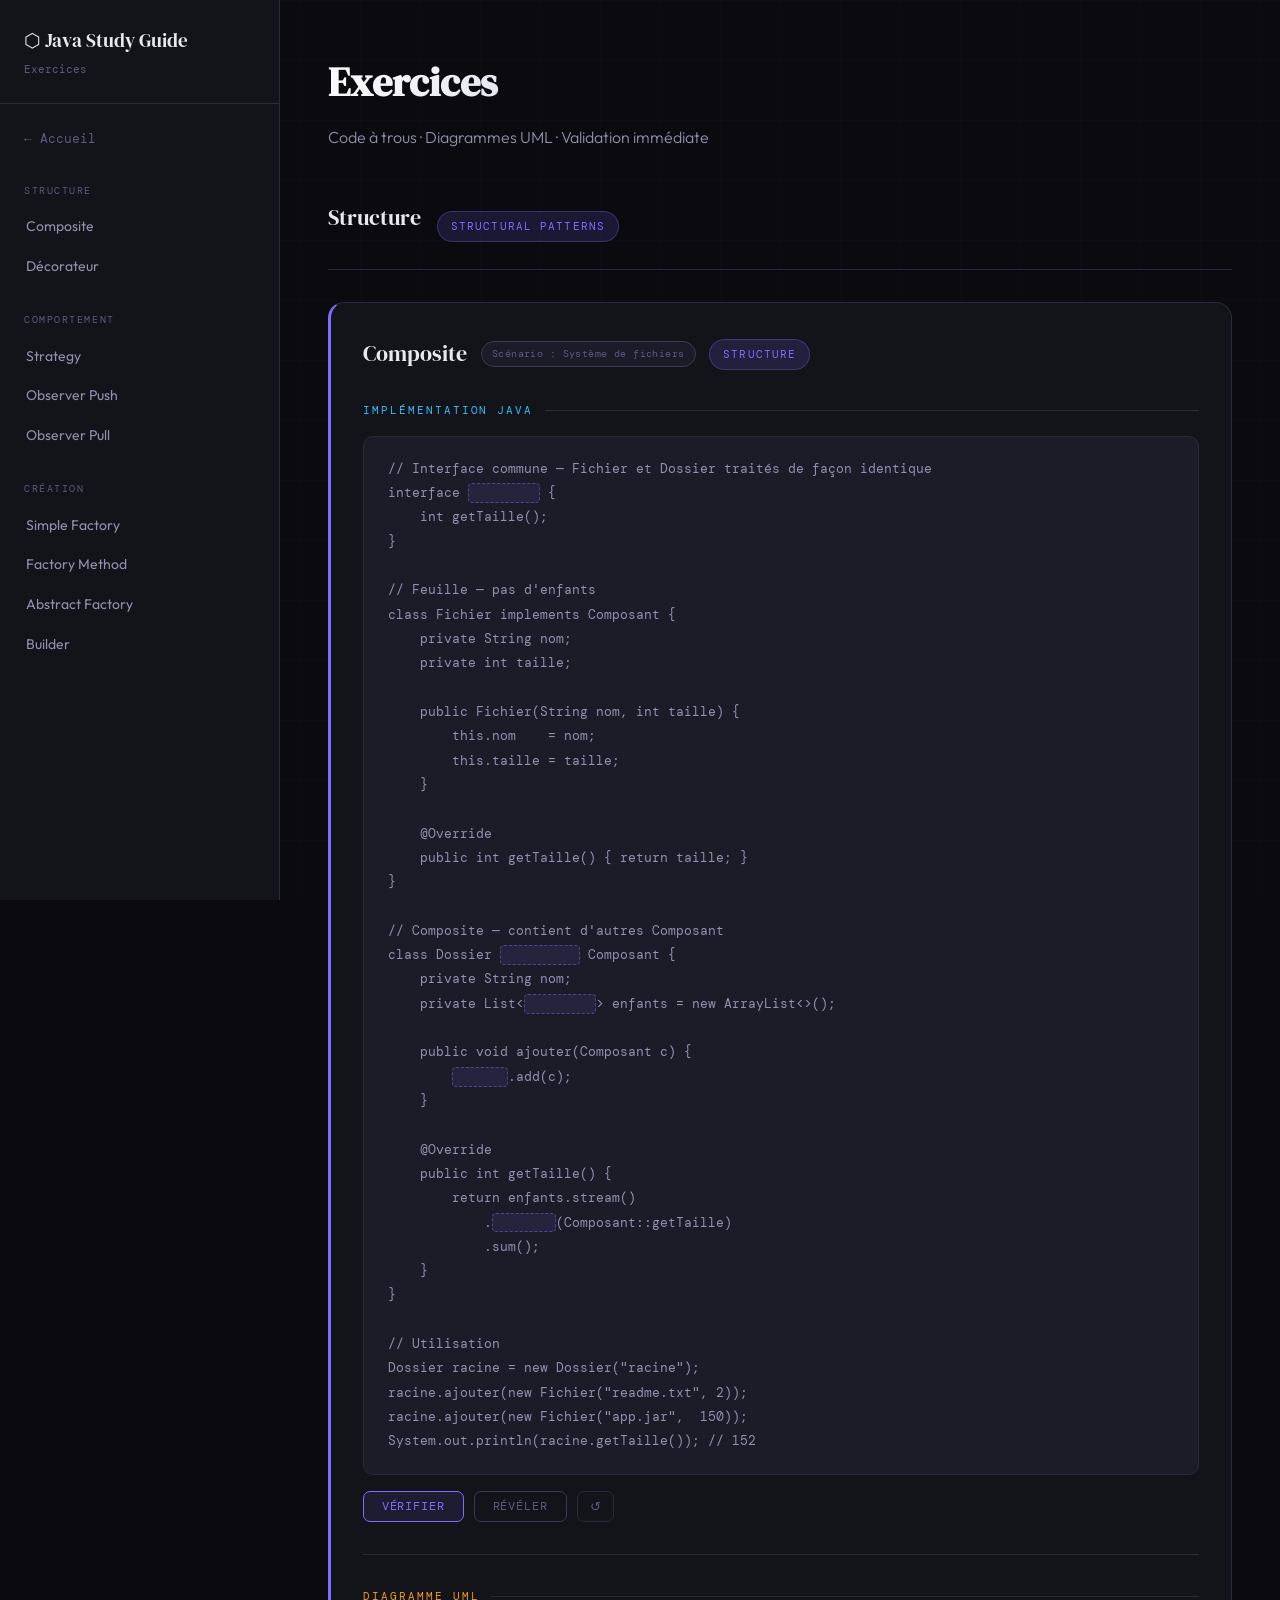
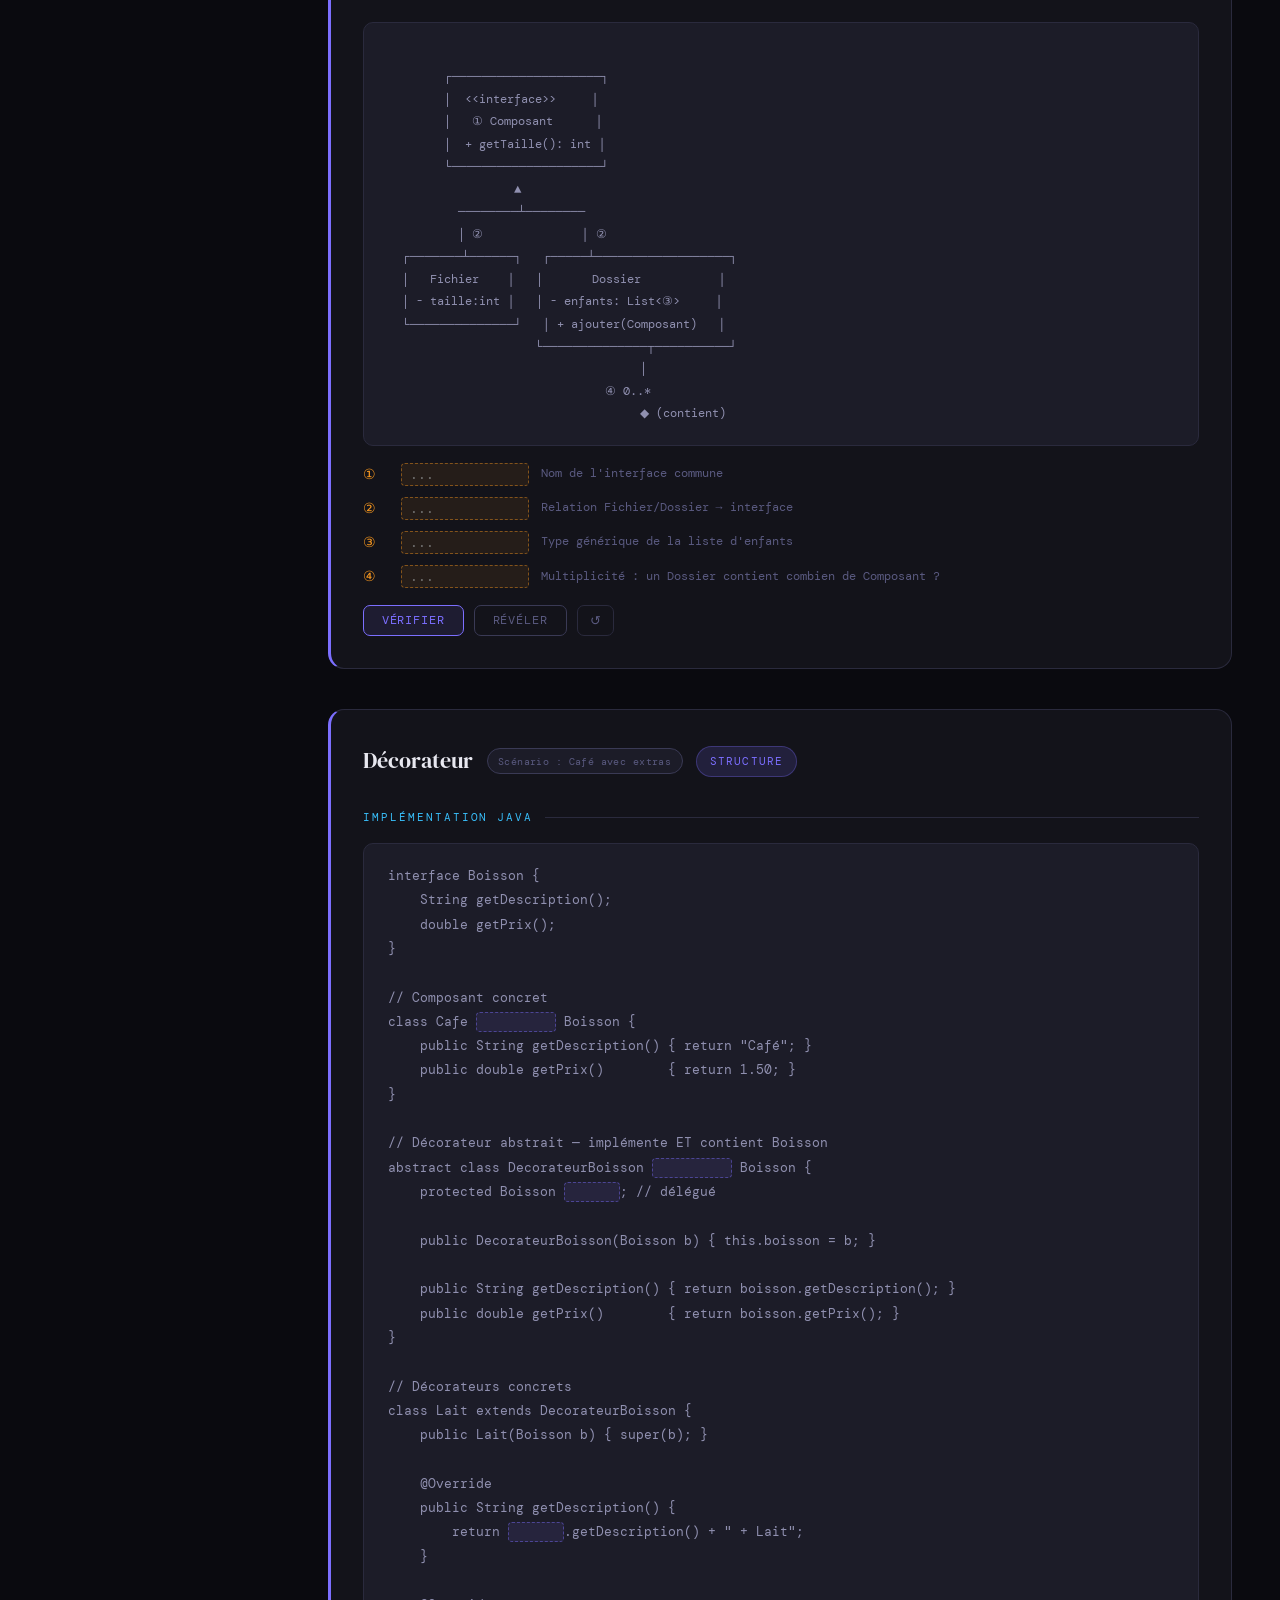
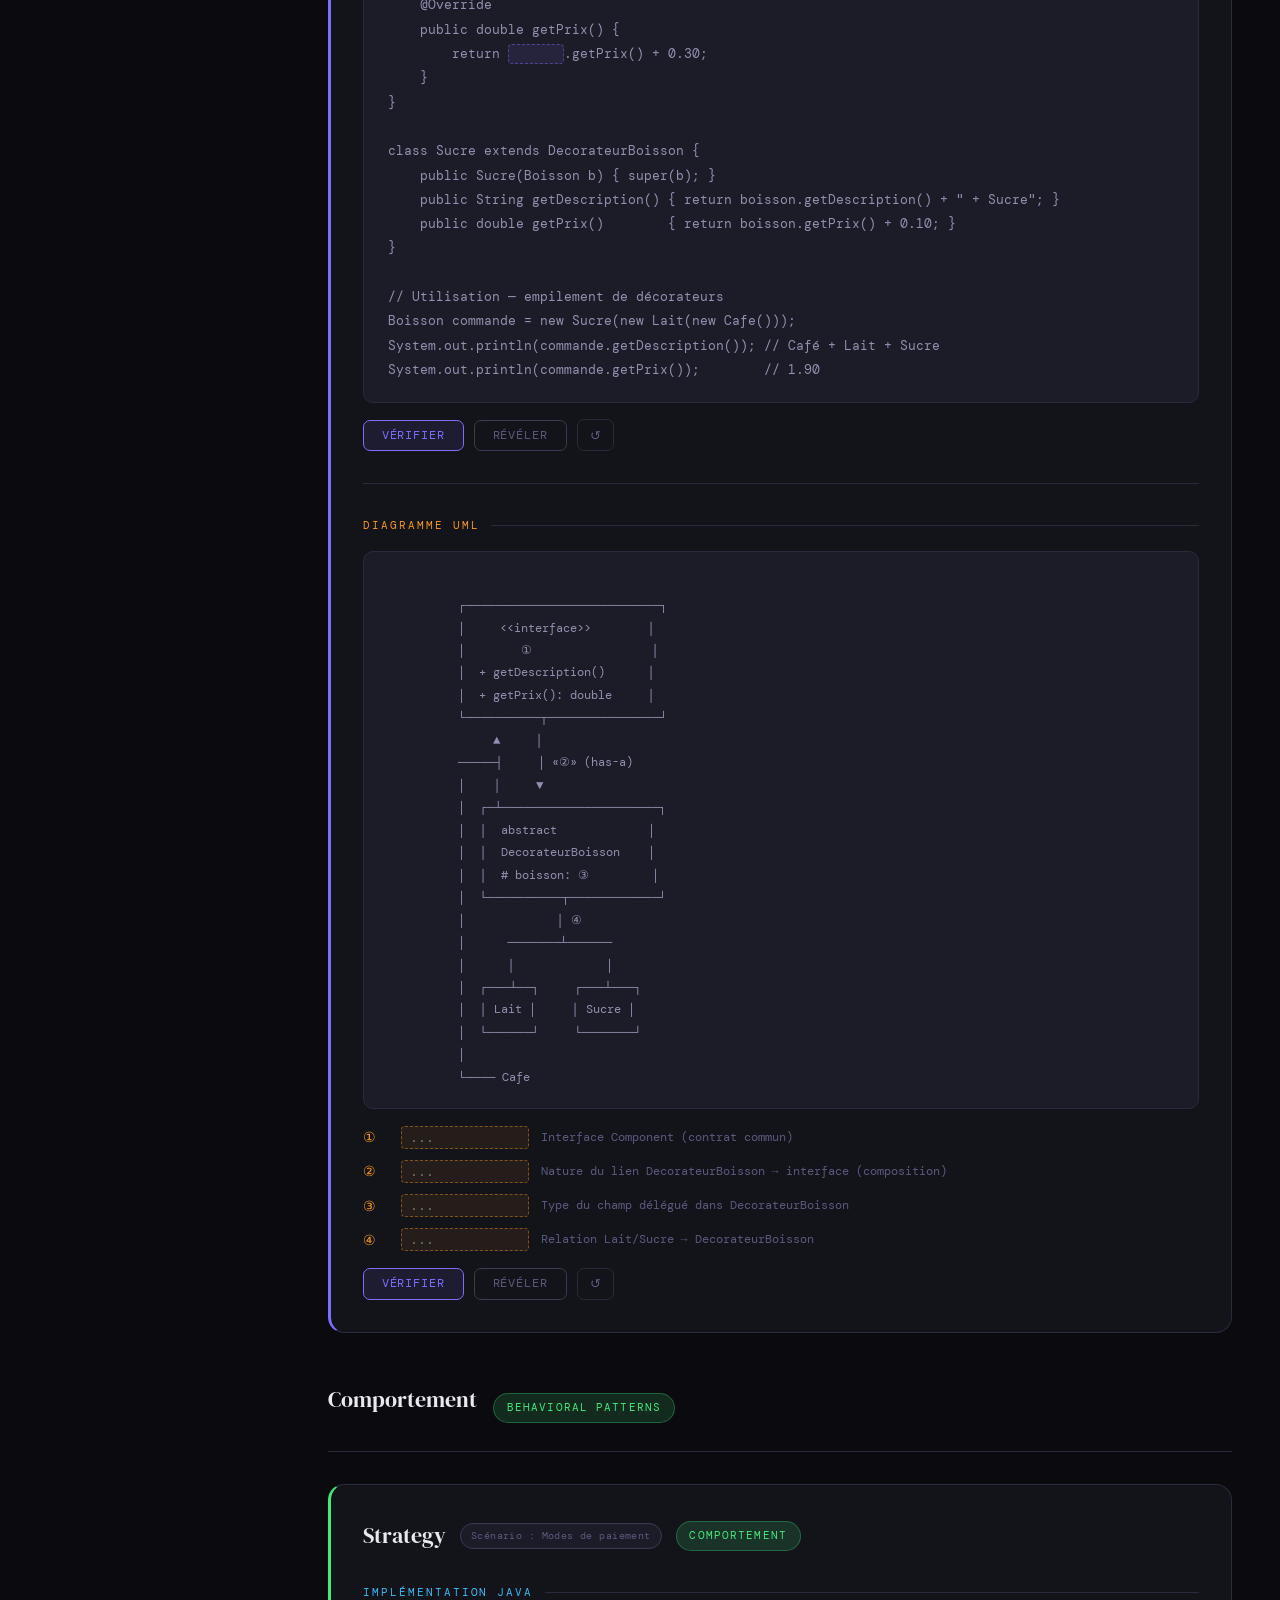
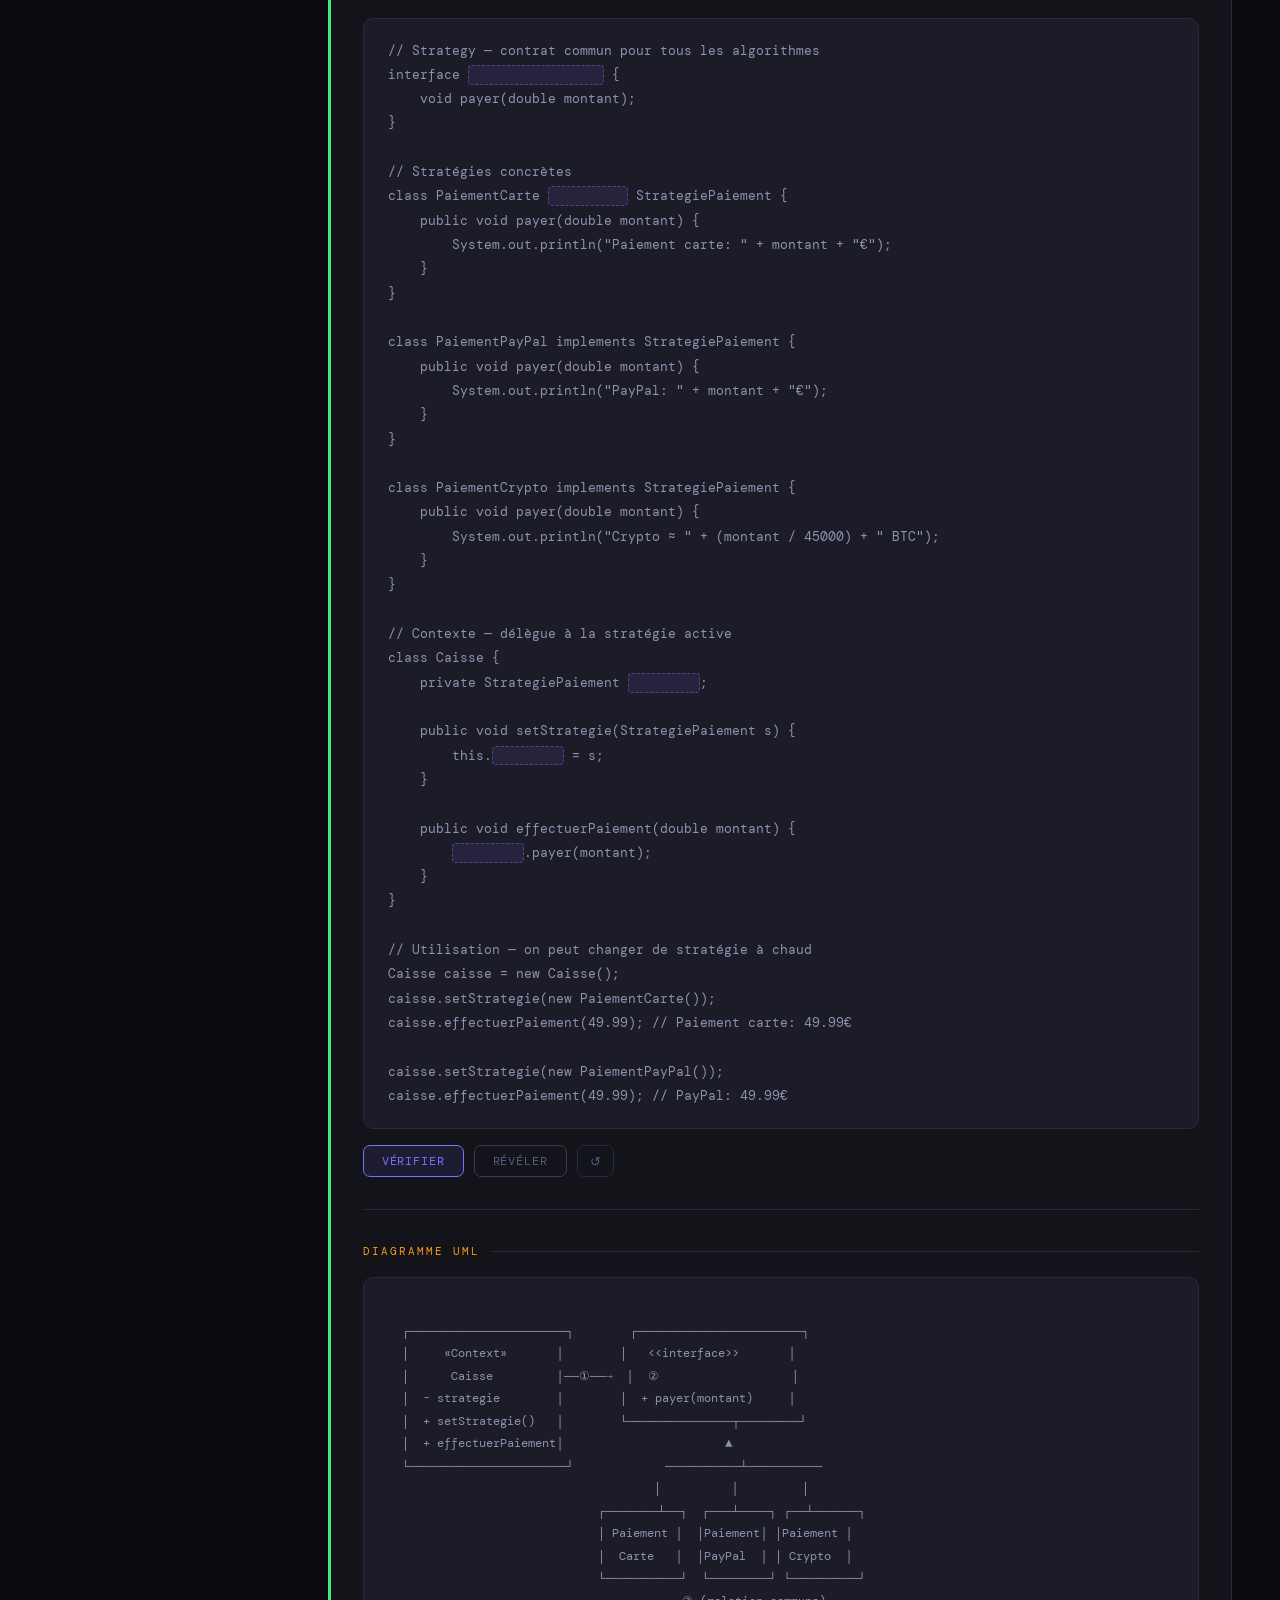
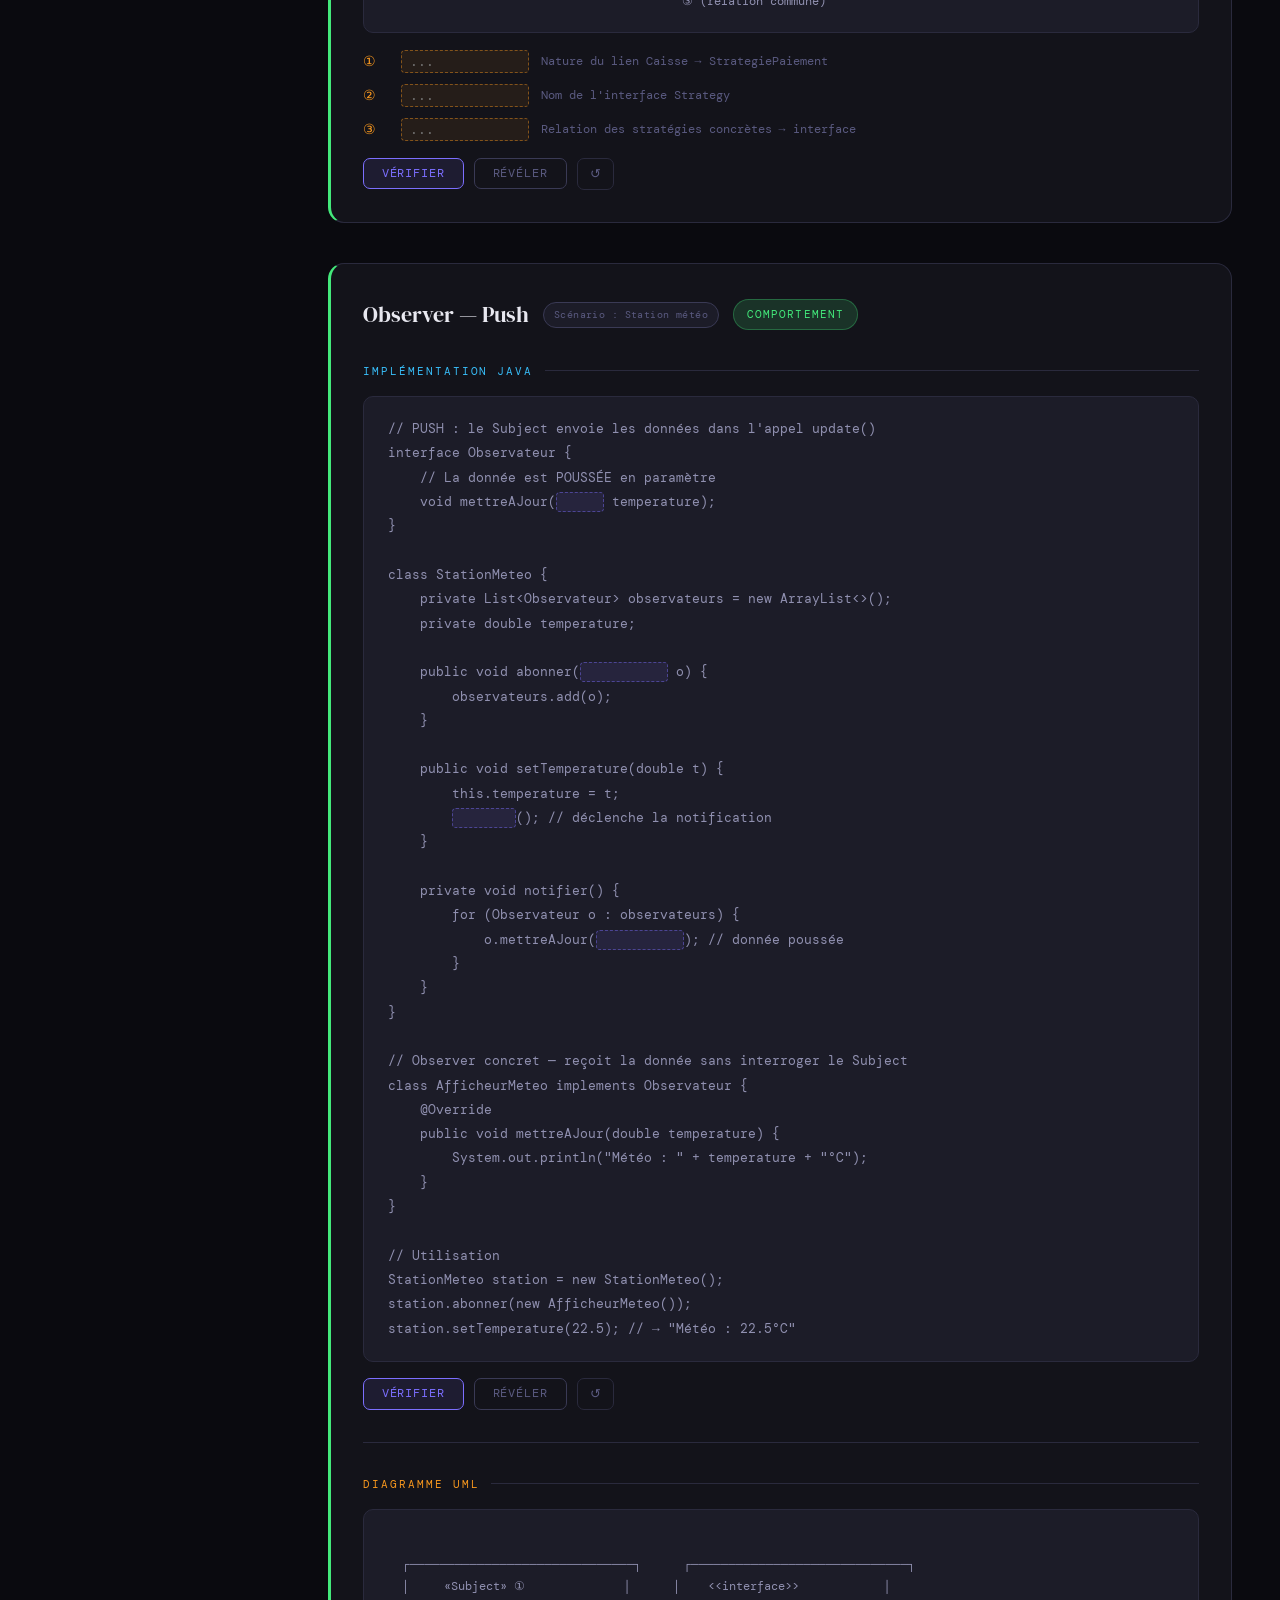
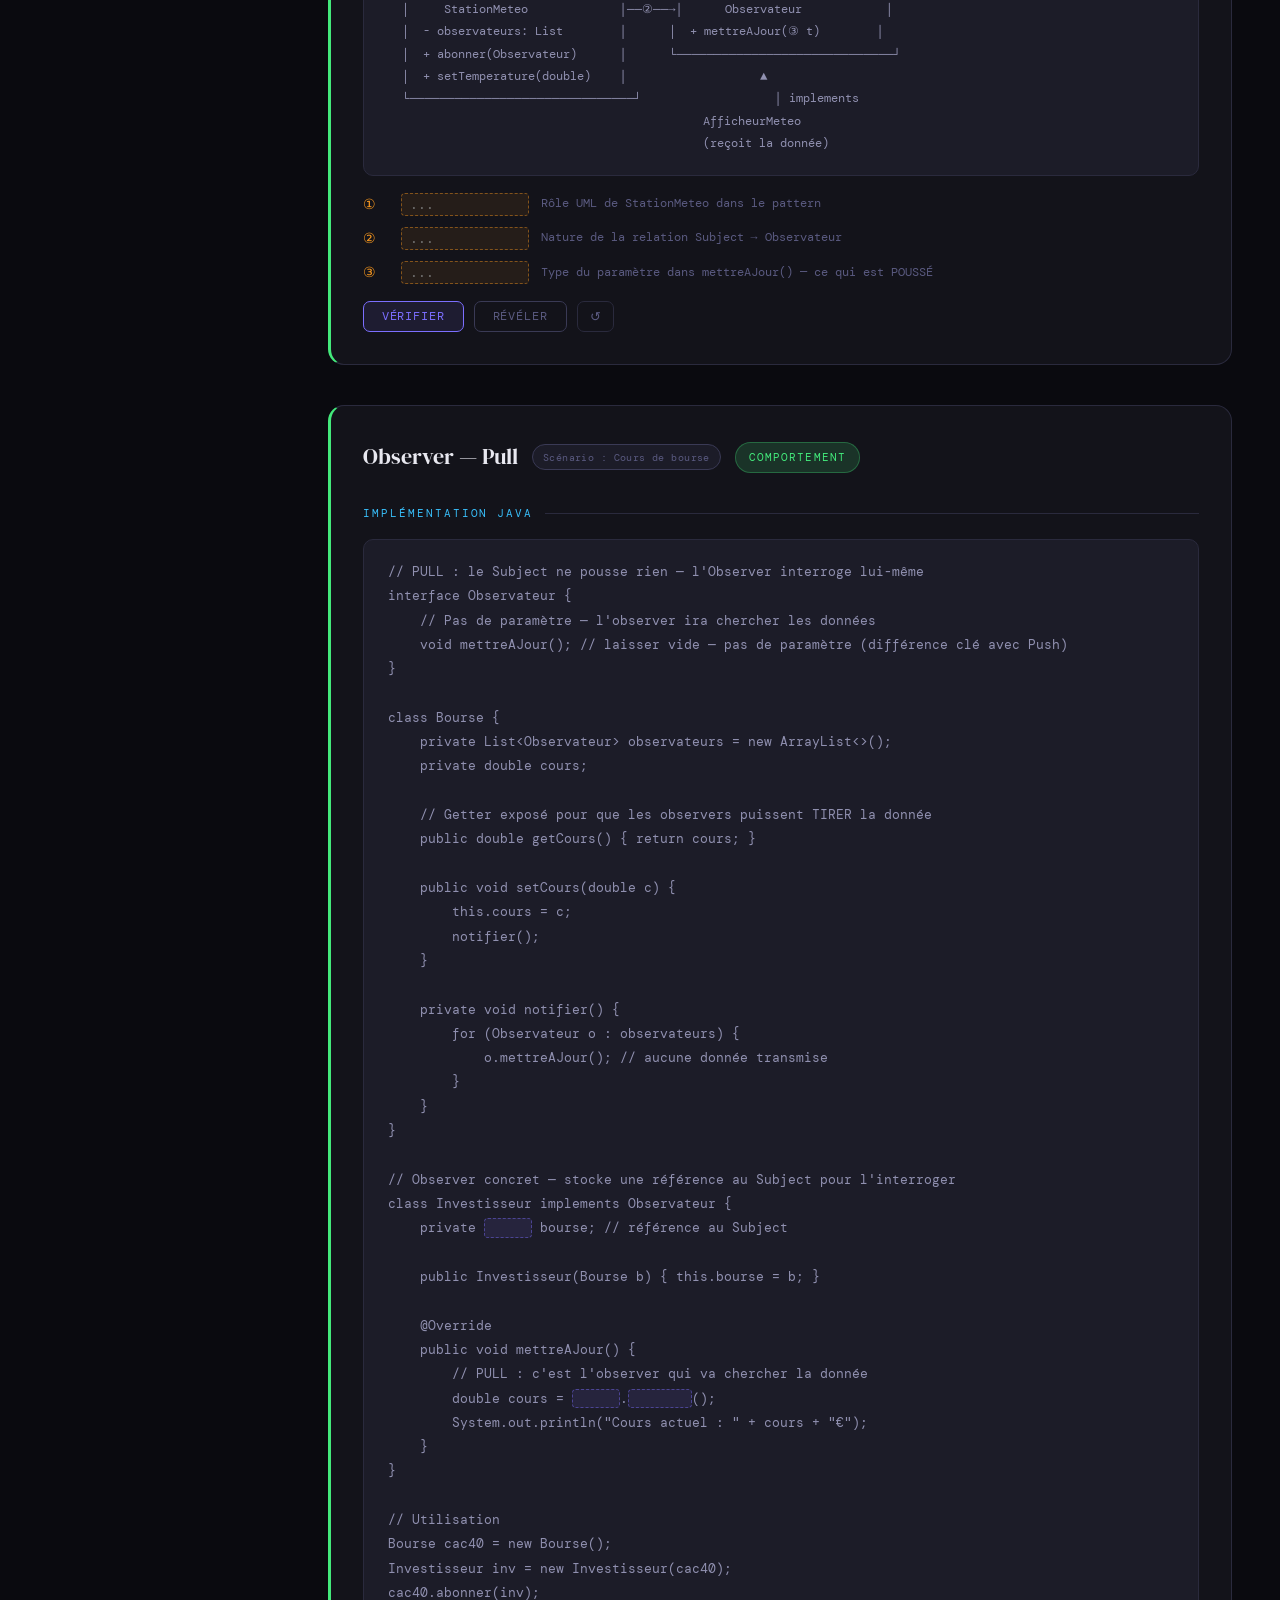
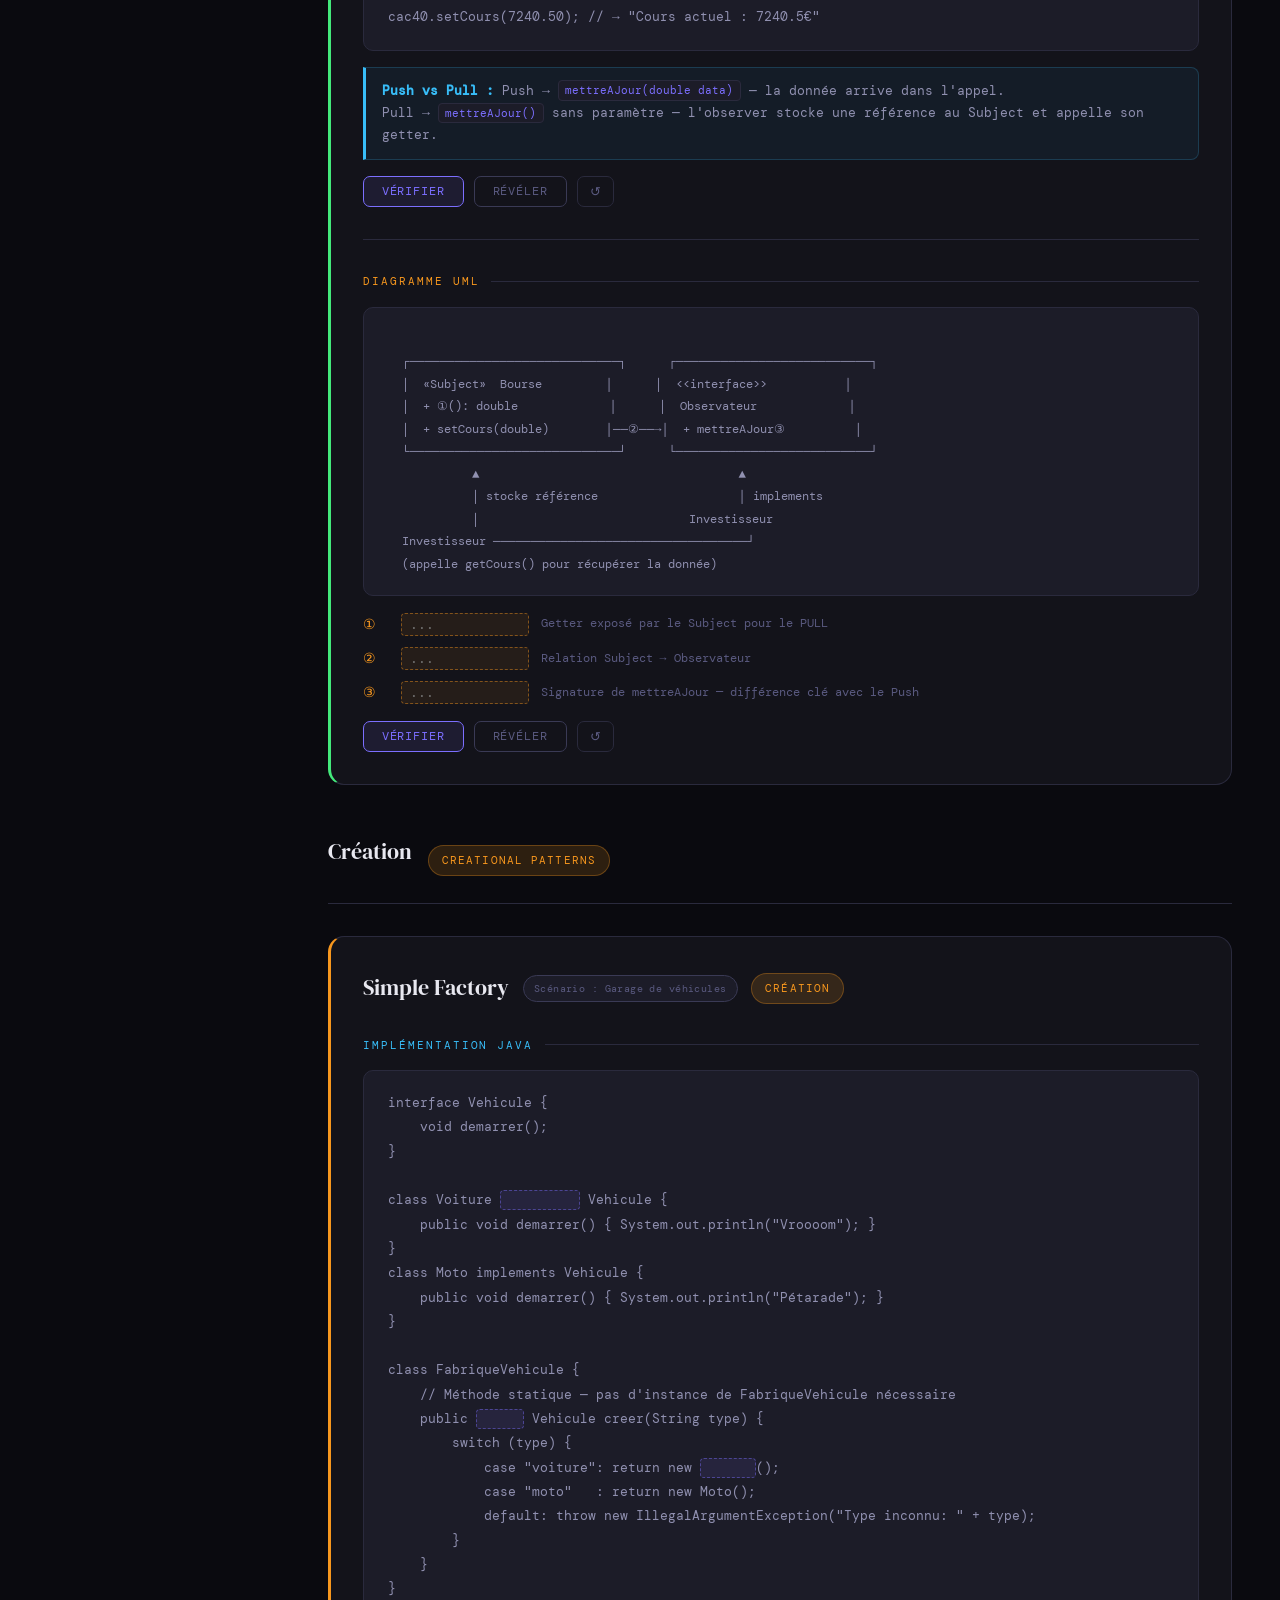
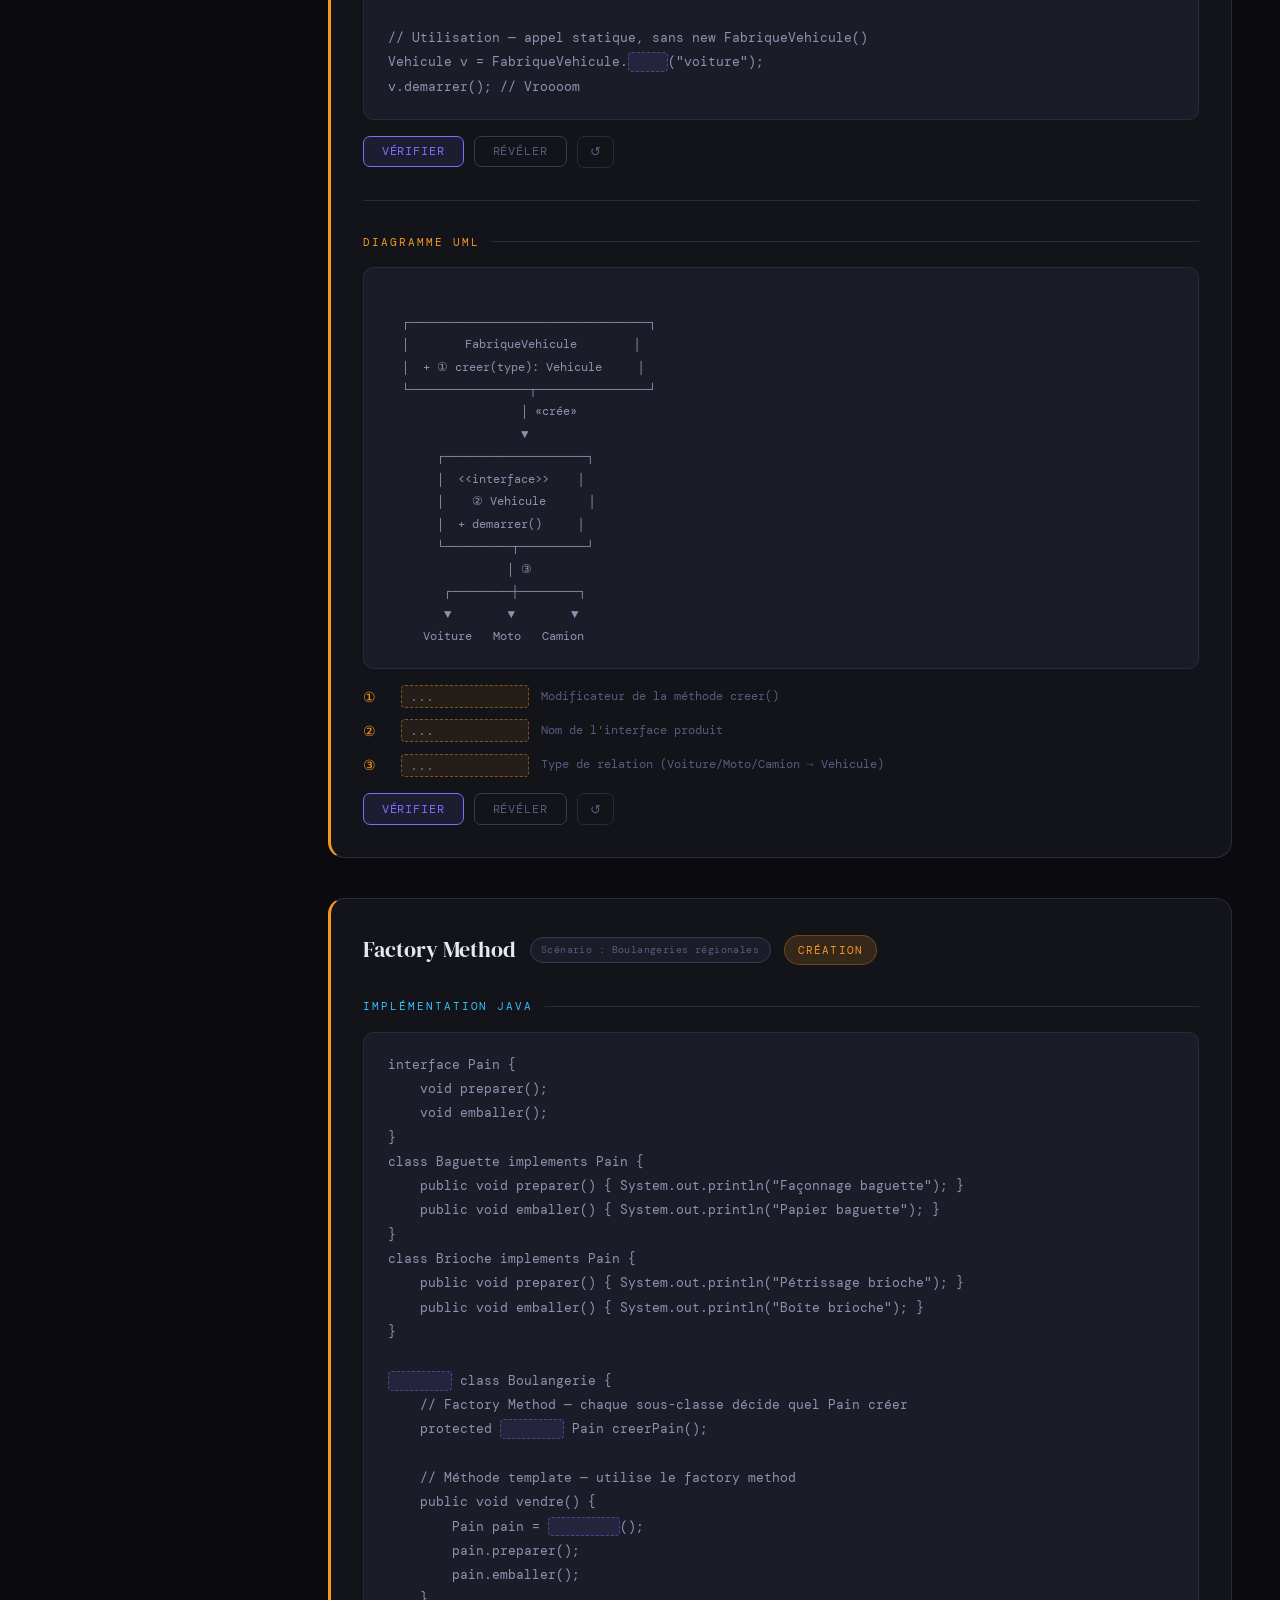
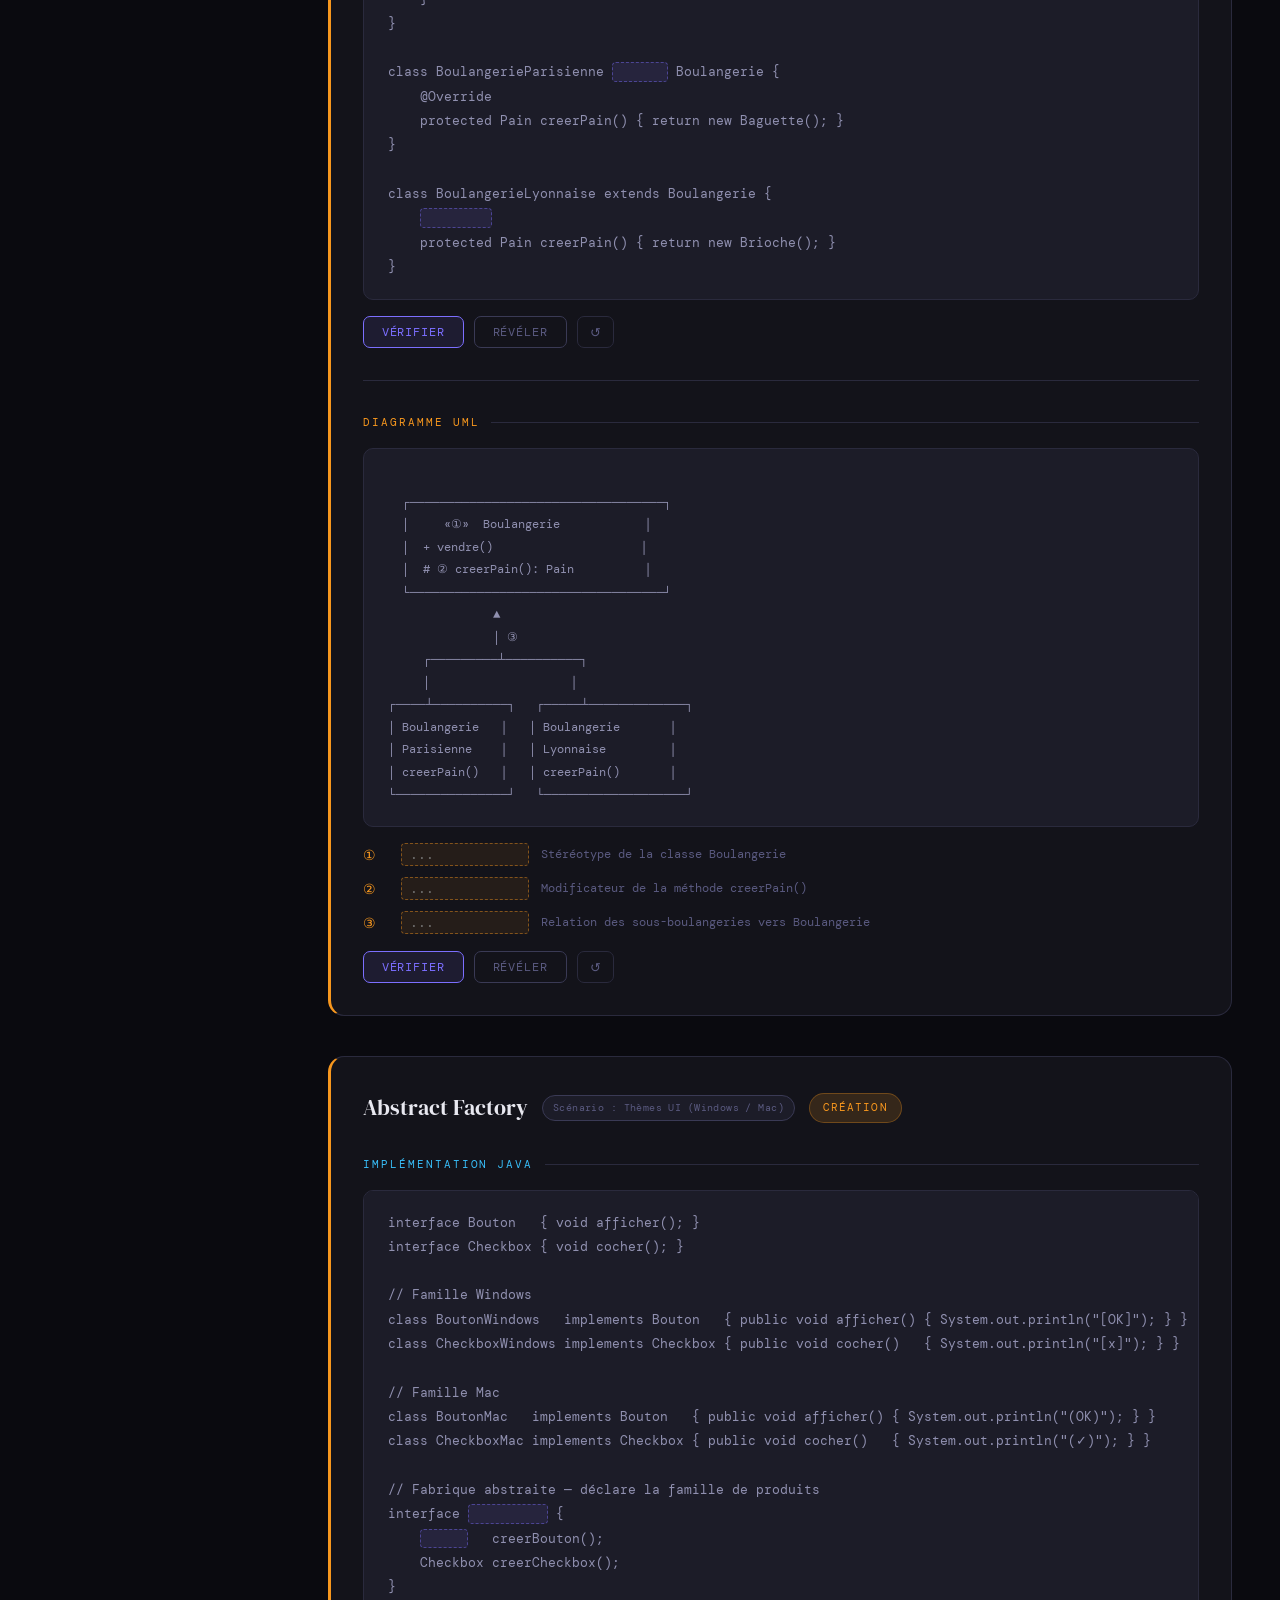
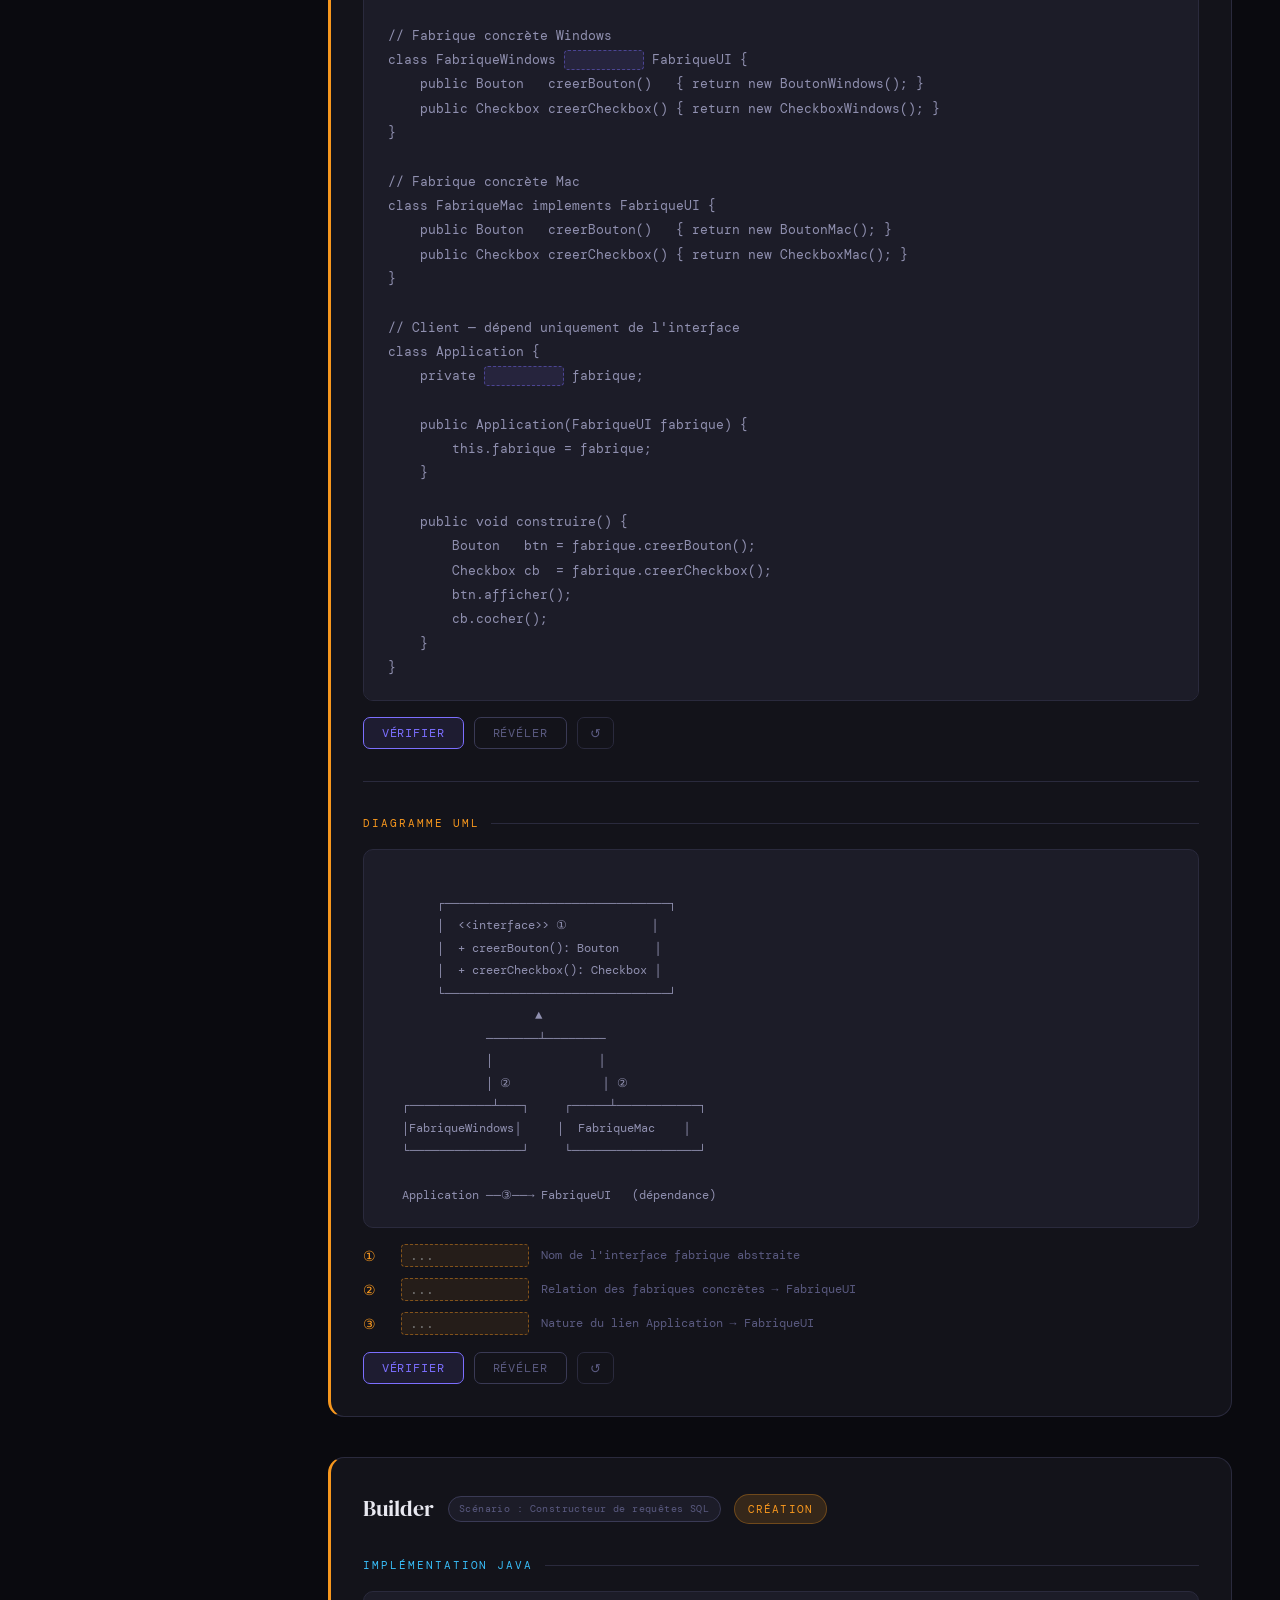
<file: exercices.html>
<!DOCTYPE html>
<html lang="fr">
<head>
<meta charset="UTF-8">
<meta name="viewport" content="width=device-width, initial-scale=1.0">
<title>Exercices — Java Study</title>
<link rel="stylesheet" href="shared.css">
<style>
/* ── Exercise card ── */
.ex-card {
  background: var(--surface);
  border: 1px solid var(--border);
  border-radius: 16px;
  padding: 2rem;
  margin-bottom: 2.5rem;
  scroll-margin-top: 2rem;
}
.ex-card.creation    { border-left: 3px solid var(--creation); }
.ex-card.structure   { border-left: 3px solid var(--structure); }
.ex-card.comportement{ border-left: 3px solid var(--comportement); }

.ex-header {
  display: flex;
  align-items: center;
  gap: 0.85rem;
  margin-bottom: 1.75rem;
  flex-wrap: wrap;
}
.ex-title {
  font-family: 'DM Serif Display', serif;
  font-size: 1.4rem;
}
.scenario-badge {
  font-family: 'DM Mono', monospace;
  font-size: 0.65rem;
  background: var(--surface2);
  border: 1px solid var(--border2);
  padding: 0.2rem 0.65rem;
  border-radius: 20px;
  color: var(--text3);
  letter-spacing: 0.04em;
}

/* ── Section dividers ── */
.ex-section { margin: 1.5rem 0 0; }
.ex-section + .ex-section { margin-top: 2rem; padding-top: 2rem; border-top: 1px solid var(--border); }

.ex-section-title {
  font-family: 'DM Mono', monospace;
  font-size: 0.68rem;
  text-transform: uppercase;
  letter-spacing: 0.18em;
  margin-bottom: 1rem;
  display: flex;
  align-items: center;
  gap: 0.75rem;
}
.ex-section-title::after { content: ''; flex: 1; height: 1px; background: var(--border); }
.ex-section-title.impl { color: var(--accent5); }
.ex-section-title.uml  { color: var(--accent4); }

/* ── Code block with inline blanks ── */
.code-block {
  background: var(--surface2);
  border: 1px solid var(--border);
  border-radius: 10px;
  padding: 1.25rem 1.5rem;
  overflow-x: auto;
  font-family: 'DM Mono', monospace;
  font-size: 0.8rem;
  color: var(--text2);
  line-height: 1.9;
  margin: 0;
  white-space: pre;
  tab-size: 4;
}

.code-input {
  font-family: 'DM Mono', monospace;
  font-size: 0.8rem;
  background: rgba(124,111,255,0.1);
  border: 1px dashed rgba(124,111,255,0.45);
  border-radius: 4px;
  color: var(--accent);
  padding: 0 5px;
  outline: none;
  vertical-align: baseline;
  line-height: 1.4;
  transition: background 0.15s, border-color 0.15s;
}
.code-input:focus { background: rgba(124,111,255,0.18); border-style: solid; }
.code-input.correct { background: rgba(67,233,123,0.1); border-color: rgba(67,233,123,0.5); border-style: solid; color: var(--accent3); }
.code-input.wrong   { background: rgba(255,107,107,0.1); border-color: rgba(255,107,107,0.5); border-style: solid; color: var(--accent2); }
.code-input:disabled { cursor: default; }

/* ── UML block ── */
.uml-block {
  background: var(--surface2);
  border: 1px solid var(--border);
  border-radius: 10px;
  padding: 1.25rem 1.5rem;
  font-family: 'DM Mono', monospace;
  font-size: 0.78rem;
  color: var(--text2);
  line-height: 1.8;
  white-space: pre;
  overflow-x: auto;
}

/* ── UML blank rows ── */
.blank-rows {
  display: flex;
  flex-direction: column;
  gap: 0.6rem;
  margin-top: 1rem;
}
.blank-row {
  display: flex;
  align-items: center;
  gap: 0.75rem;
  font-family: 'DM Mono', monospace;
  font-size: 0.8rem;
}
.blank-num {
  color: var(--accent4);
  min-width: 1.6rem;
  font-size: 0.9rem;
}
.blank-desc { color: var(--text3); font-size: 0.72rem; }
.uml-input {
  font-family: 'DM Mono', monospace;
  font-size: 0.8rem;
  background: rgba(247,151,30,0.08);
  border: 1px dashed rgba(247,151,30,0.45);
  border-radius: 4px;
  color: var(--accent4);
  padding: 2px 8px;
  outline: none;
  width: 16ch;
  transition: background 0.15s;
}
.uml-input:focus { background: rgba(247,151,30,0.15); border-style: solid; }
.uml-input.correct { background: rgba(67,233,123,0.1); border-color: rgba(67,233,123,0.5); border-style: solid; color: var(--accent3); }
.uml-input.wrong   { background: rgba(255,107,107,0.1); border-color: rgba(255,107,107,0.5); border-style: solid; color: var(--accent2); }
.uml-input:disabled { cursor: default; }

/* ── Actions ── */
.ex-actions {
  display: flex;
  align-items: center;
  gap: 0.65rem;
  margin-top: 1rem;
  flex-wrap: wrap;
}
.btn-check {
  font-family: 'DM Mono', monospace;
  font-size: 0.72rem;
  padding: 0.45rem 1.1rem;
  border-radius: 7px;
  border: 1px solid var(--accent);
  background: rgba(124,111,255,0.1);
  color: var(--accent);
  cursor: pointer;
  transition: background 0.2s;
  text-transform: uppercase;
  letter-spacing: 0.08em;
}
.btn-check:hover { background: rgba(124,111,255,0.2); }
.btn-reveal {
  font-family: 'DM Mono', monospace;
  font-size: 0.72rem;
  padding: 0.45rem 1.1rem;
  border-radius: 7px;
  border: 1px solid var(--border2);
  background: transparent;
  color: var(--text3);
  cursor: pointer;
  transition: color 0.2s, border-color 0.2s;
  text-transform: uppercase;
  letter-spacing: 0.08em;
}
.btn-reveal:hover { color: var(--text2); border-color: var(--border2); }
.btn-reset {
  font-family: 'DM Mono', monospace;
  font-size: 0.8rem;
  padding: 0.4rem 0.75rem;
  border-radius: 7px;
  border: 1px solid var(--border);
  background: transparent;
  color: var(--text3);
  cursor: pointer;
  transition: color 0.2s;
}
.btn-reset:hover { color: var(--text2); }

.score-msg {
  font-family: 'DM Mono', monospace;
  font-size: 0.72rem;
  padding: 0.3rem 0.7rem;
  border-radius: 5px;
  display: none;
}
.score-msg.visible     { display: inline-block; }
.score-msg.all-correct { background: rgba(67,233,123,0.1); color: var(--accent3); border: 1px solid rgba(67,233,123,0.3); }
.score-msg.partial     { background: rgba(247,151,30,0.1); color: var(--accent4); border: 1px solid rgba(247,151,30,0.3); }
.score-msg.none-correct{ background: rgba(255,107,107,0.1); color: var(--accent2); border: 1px solid rgba(255,107,107,0.3); }

/* ── Diff highlight box ── */
.diff-box {
  background: rgba(56,189,248,0.06);
  border: 1px solid rgba(56,189,248,0.2);
  border-left: 3px solid var(--accent5);
  border-radius: 0 8px 8px 0;
  padding: 0.75rem 1rem;
  margin-top: 1rem;
  font-size: 0.82rem;
  color: var(--text2);
  font-family: 'DM Mono', monospace;
}
.diff-box strong { color: var(--accent5); }

.sidebar-nav-home {
  display: flex; align-items: center; gap: 0.5rem;
  padding: 0.5rem 1.5rem; color: var(--text3);
  text-decoration: none; font-size: 0.8rem;
  font-family: 'DM Mono', monospace;
  margin-bottom: 0.5rem; transition: color 0.2s;
}
.sidebar-nav-home:hover { color: var(--text); }

@media (max-width: 768px) {
  .ex-card { padding: 1.25rem; }
  .code-block, .uml-block { font-size: 0.72rem; padding: 1rem; }
  .blank-row { flex-wrap: wrap; }
}
</style>
</head>
<body>
<div class="grid-bg"></div>
<button class="menu-toggle" aria-label="Menu">
  <span></span><span></span><span></span>
</button>
<div class="sidebar-overlay"></div>

<div class="page-wrapper">
  <nav class="sidebar">
    <div class="sidebar-logo">
      <a href="index.html">⬡ Java Study Guide</a>
      <span>Exercices</span>
    </div>
    <a href="index.html" class="sidebar-nav-home">← Accueil</a>

    <div class="sidebar-section">Structure</div>
    <a href="#composite"  class="sidebar-link structure">Composite</a>
    <a href="#decorateur" class="sidebar-link structure">Décorateur</a>

    <div class="sidebar-section">Comportement</div>
    <a href="#strategy"      class="sidebar-link comportement">Strategy</a>
    <a href="#observer-push" class="sidebar-link comportement">Observer Push</a>
    <a href="#observer-pull" class="sidebar-link comportement">Observer Pull</a>

    <div class="sidebar-section">Création</div>
    <a href="#simple-factory"   class="sidebar-link creation">Simple Factory</a>
    <a href="#factory-method"   class="sidebar-link creation">Factory Method</a>
    <a href="#abstract-factory" class="sidebar-link creation">Abstract Factory</a>
    <a href="#builder"          class="sidebar-link creation">Builder</a>
  </nav>

  <main class="main-content">
    <h1 class="page-title">Exercices</h1>
    <p class="page-subtitle">Code à trous · Diagrammes UML · Validation immédiate</p>

    <!-- ═══════════════════════════════════════
         STRUCTURE
    ═══════════════════════════════════════ -->
    <div class="category-header">
      <span class="section-title" style="padding-top:0;font-size:1.4rem">Structure</span>
      <span class="category-badge badge-structure">Structural Patterns</span>
    </div>

    <!-- ── COMPOSITE ── -->
    <div class="ex-card structure" id="composite">
      <div class="ex-header">
        <span class="ex-title">Composite</span>
        <span class="scenario-badge">Scénario : Système de fichiers</span>
        <span class="category-badge badge-structure">Structure</span>
      </div>

      <div class="ex-section">
        <div class="ex-section-title impl">Implémentation Java</div>
<pre class="code-block">// Interface commune — Fichier et Dossier traités de façon identique
interface <input class="code-input" data-ex="comp" data-answer="Composant" style="width:9ch"> {
    int getTaille();
}

// Feuille — pas d'enfants
class Fichier implements Composant {
    private String nom;
    private int taille;

    public Fichier(String nom, int taille) {
        this.nom    = nom;
        this.taille = taille;
    }

    @Override
    public int getTaille() { return taille; }
}

// Composite — contient d'autres Composant
class Dossier <input class="code-input" data-ex="comp" data-answer="implements" style="width:10ch"> Composant {
    private String nom;
    private List&lt;<input class="code-input" data-ex="comp" data-answer="Composant" style="width:9ch">&gt; enfants = new ArrayList&lt;&gt;();

    public void ajouter(Composant c) {
        <input class="code-input" data-ex="comp" data-answer="enfants" style="width:7ch">.add(c);
    }

    @Override
    public int getTaille() {
        return enfants.stream()
            .<input class="code-input" data-ex="comp" data-answer="mapToInt" style="width:8ch">(Composant::getTaille)
            .sum();
    }
}

// Utilisation
Dossier racine = new Dossier("racine");
racine.ajouter(new Fichier("readme.txt", 2));
racine.ajouter(new Fichier("app.jar",  150));
System.out.println(racine.getTaille()); // 152</pre>
        <div class="ex-actions">
          <button class="btn-check"  onclick="checkEx('comp')">Vérifier</button>
          <button class="btn-reveal" onclick="revealEx('comp')">Révéler</button>
          <button class="btn-reset"  onclick="resetEx('comp')">↺</button>
          <span class="score-msg" id="comp-score"></span>
        </div>
      </div>

      <div class="ex-section">
        <div class="ex-section-title uml">Diagramme UML</div>
        <div class="uml-block">
        ┌────────────────────┐
        │  &lt;&lt;interface&gt;&gt;     │
        │   ① Composant      │
        │  + getTaille(): int │
        └────────────────────┘
                  ▲
          ────────┴────────
          │ ②              │ ②
  ┌───────┴──────┐   ┌─────┴──────────────────┐
  │   Fichier    │   │       Dossier           │
  │ - taille:int │   │ - enfants: List&lt;③&gt;     │
  └──────────────┘   │ + ajouter(Composant)   │
                     └──────────────┬──────────┘
                                    │
                               ④ 0..*
                                    ◆ (contient)</div>
        <div class="blank-rows">
          <div class="blank-row">
            <span class="blank-num">①</span>
            <input class="uml-input" data-ex="comp-uml" data-answer="Composant" placeholder="...">
            <span class="blank-desc">Nom de l'interface commune</span>
          </div>
          <div class="blank-row">
            <span class="blank-num">②</span>
            <input class="uml-input" data-ex="comp-uml" data-answer="implements" placeholder="...">
            <span class="blank-desc">Relation Fichier/Dossier → interface</span>
          </div>
          <div class="blank-row">
            <span class="blank-num">③</span>
            <input class="uml-input" data-ex="comp-uml" data-answer="Composant" placeholder="...">
            <span class="blank-desc">Type générique de la liste d'enfants</span>
          </div>
          <div class="blank-row">
            <span class="blank-num">④</span>
            <input class="uml-input" data-ex="comp-uml" data-answer="0..*" data-alt="*,0..n" placeholder="...">
            <span class="blank-desc">Multiplicité : un Dossier contient combien de Composant ?</span>
          </div>
        </div>
        <div class="ex-actions">
          <button class="btn-check"  onclick="checkEx('comp-uml')">Vérifier</button>
          <button class="btn-reveal" onclick="revealEx('comp-uml')">Révéler</button>
          <button class="btn-reset"  onclick="resetEx('comp-uml')">↺</button>
          <span class="score-msg" id="comp-uml-score"></span>
        </div>
      </div>
    </div>

    <!-- ── DÉCORATEUR ── -->
    <div class="ex-card structure" id="decorateur">
      <div class="ex-header">
        <span class="ex-title">Décorateur</span>
        <span class="scenario-badge">Scénario : Café avec extras</span>
        <span class="category-badge badge-structure">Structure</span>
      </div>

      <div class="ex-section">
        <div class="ex-section-title impl">Implémentation Java</div>
<pre class="code-block">interface Boisson {
    String getDescription();
    double getPrix();
}

// Composant concret
class Cafe <input class="code-input" data-ex="deco" data-answer="implements" style="width:10ch"> Boisson {
    public String getDescription() { return "Café"; }
    public double getPrix()        { return 1.50; }
}

// Décorateur abstrait — implémente ET contient Boisson
abstract class DecorateurBoisson <input class="code-input" data-ex="deco" data-answer="implements" style="width:10ch"> Boisson {
    protected Boisson <input class="code-input" data-ex="deco" data-answer="boisson" style="width:7ch">; // délégué

    public DecorateurBoisson(Boisson b) { this.boisson = b; }

    public String getDescription() { return boisson.getDescription(); }
    public double getPrix()        { return boisson.getPrix(); }
}

// Décorateurs concrets
class Lait extends DecorateurBoisson {
    public Lait(Boisson b) { super(b); }

    @Override
    public String getDescription() {
        return <input class="code-input" data-ex="deco" data-answer="boisson" style="width:7ch">.getDescription() + " + Lait";
    }

    @Override
    public double getPrix() {
        return <input class="code-input" data-ex="deco" data-answer="boisson" style="width:7ch">.getPrix() + 0.30;
    }
}

class Sucre extends DecorateurBoisson {
    public Sucre(Boisson b) { super(b); }
    public String getDescription() { return boisson.getDescription() + " + Sucre"; }
    public double getPrix()        { return boisson.getPrix() + 0.10; }
}

// Utilisation — empilement de décorateurs
Boisson commande = new Sucre(new Lait(new Cafe()));
System.out.println(commande.getDescription()); // Café + Lait + Sucre
System.out.println(commande.getPrix());        // 1.90</pre>
        <div class="ex-actions">
          <button class="btn-check"  onclick="checkEx('deco')">Vérifier</button>
          <button class="btn-reveal" onclick="revealEx('deco')">Révéler</button>
          <button class="btn-reset"  onclick="resetEx('deco')">↺</button>
          <span class="score-msg" id="deco-score"></span>
        </div>
      </div>

      <div class="ex-section">
        <div class="ex-section-title uml">Diagramme UML</div>
        <div class="uml-block">
          ┌──────────────────────────┐
          │     &lt;&lt;interface&gt;&gt;        │
          │        ①                 │
          │  + getDescription()      │
          │  + getPrix(): double     │
          └──────────┬───────────────┘
               ▲     │
          ─────┤     │ «②» (has-a)
          │    │     ▼
          │  ┌─┴─────────────────────┐
          │  │  abstract             │
          │  │  DecorateurBoisson    │
          │  │  # boisson: ③         │
          │  └──────────┬────────────┘
          │             │ ④
          │      ───────┴──────
          │      │             │
          │  ┌───┴──┐     ┌───┴───┐
          │  │ Lait │     │ Sucre │
          │  └──────┘     └───────┘
          │
          └──── Cafe</div>
        <div class="blank-rows">
          <div class="blank-row">
            <span class="blank-num">①</span>
            <input class="uml-input" data-ex="deco-uml" data-answer="Boisson" placeholder="...">
            <span class="blank-desc">Interface Component (contrat commun)</span>
          </div>
          <div class="blank-row">
            <span class="blank-num">②</span>
            <input class="uml-input" data-ex="deco-uml" data-answer="wraps" data-alt="délègue,contient,délègue à" placeholder="...">
            <span class="blank-desc">Nature du lien DecorateurBoisson → interface (composition)</span>
          </div>
          <div class="blank-row">
            <span class="blank-num">③</span>
            <input class="uml-input" data-ex="deco-uml" data-answer="Boisson" placeholder="...">
            <span class="blank-desc">Type du champ délégué dans DecorateurBoisson</span>
          </div>
          <div class="blank-row">
            <span class="blank-num">④</span>
            <input class="uml-input" data-ex="deco-uml" data-answer="extends" placeholder="...">
            <span class="blank-desc">Relation Lait/Sucre → DecorateurBoisson</span>
          </div>
        </div>
        <div class="ex-actions">
          <button class="btn-check"  onclick="checkEx('deco-uml')">Vérifier</button>
          <button class="btn-reveal" onclick="revealEx('deco-uml')">Révéler</button>
          <button class="btn-reset"  onclick="resetEx('deco-uml')">↺</button>
          <span class="score-msg" id="deco-uml-score"></span>
        </div>
      </div>
    </div>

    <!-- ═══════════════════════════════════════
         COMPORTEMENT
    ═══════════════════════════════════════ -->
    <div class="category-header">
      <span class="section-title" style="padding-top:0;font-size:1.4rem">Comportement</span>
      <span class="category-badge badge-comportement">Behavioral Patterns</span>
    </div>

    <!-- ── STRATEGY ── -->
    <div class="ex-card comportement" id="strategy">
      <div class="ex-header">
        <span class="ex-title">Strategy</span>
        <span class="scenario-badge">Scénario : Modes de paiement</span>
        <span class="category-badge badge-comportement">Comportement</span>
      </div>

      <div class="ex-section">
        <div class="ex-section-title impl">Implémentation Java</div>
<pre class="code-block">// Strategy — contrat commun pour tous les algorithmes
interface <input class="code-input" data-ex="strat" data-answer="StrategiePaiement" style="width:17ch"> {
    void payer(double montant);
}

// Stratégies concrètes
class PaiementCarte <input class="code-input" data-ex="strat" data-answer="implements" style="width:10ch"> StrategiePaiement {
    public void payer(double montant) {
        System.out.println("Paiement carte: " + montant + "€");
    }
}

class PaiementPayPal implements StrategiePaiement {
    public void payer(double montant) {
        System.out.println("PayPal: " + montant + "€");
    }
}

class PaiementCrypto implements StrategiePaiement {
    public void payer(double montant) {
        System.out.println("Crypto ≈ " + (montant / 45000) + " BTC");
    }
}

// Contexte — délègue à la stratégie active
class Caisse {
    private StrategiePaiement <input class="code-input" data-ex="strat" data-answer="strategie" style="width:9ch">;

    public void setStrategie(StrategiePaiement s) {
        this.<input class="code-input" data-ex="strat" data-answer="strategie" style="width:9ch"> = s;
    }

    public void effectuerPaiement(double montant) {
        <input class="code-input" data-ex="strat" data-answer="strategie" style="width:9ch">.payer(montant);
    }
}

// Utilisation — on peut changer de stratégie à chaud
Caisse caisse = new Caisse();
caisse.setStrategie(new PaiementCarte());
caisse.effectuerPaiement(49.99); // Paiement carte: 49.99€

caisse.setStrategie(new PaiementPayPal());
caisse.effectuerPaiement(49.99); // PayPal: 49.99€</pre>
        <div class="ex-actions">
          <button class="btn-check"  onclick="checkEx('strat')">Vérifier</button>
          <button class="btn-reveal" onclick="revealEx('strat')">Révéler</button>
          <button class="btn-reset"  onclick="resetEx('strat')">↺</button>
          <span class="score-msg" id="strat-score"></span>
        </div>
      </div>

      <div class="ex-section">
        <div class="ex-section-title uml">Diagramme UML</div>
        <div class="uml-block">
  ┌─────────────────────┐        ┌──────────────────────┐
  │     «Context»       │        │   &lt;&lt;interface&gt;&gt;       │
  │      Caisse         │──①──→  │  ②                   │
  │  - strategie        │        │  + payer(montant)     │
  │  + setStrategie()   │        └──────────────┬────────┘
  │  + effectuerPaiement│                       ▲
  └─────────────────────┘             ──────────┴──────────
                                      │          │         │
                              ┌───────┴──┐  ┌───┴────┐ ┌──┴──────┐
                              │ Paiement │  │Paiement│ │Paiement │
                              │  Carte   │  │PayPal  │ │ Crypto  │
                              └──────────┘  └────────┘ └─────────┘
                                          ③ (relation commune)</div>
        <div class="blank-rows">
          <div class="blank-row">
            <span class="blank-num">①</span>
            <input class="uml-input" data-ex="strat-uml" data-answer="utilise" data-alt="uses,délègue,dépend de" placeholder="...">
            <span class="blank-desc">Nature du lien Caisse → StrategiePaiement</span>
          </div>
          <div class="blank-row">
            <span class="blank-num">②</span>
            <input class="uml-input" data-ex="strat-uml" data-answer="StrategiePaiement" placeholder="...">
            <span class="blank-desc">Nom de l'interface Strategy</span>
          </div>
          <div class="blank-row">
            <span class="blank-num">③</span>
            <input class="uml-input" data-ex="strat-uml" data-answer="implements" placeholder="...">
            <span class="blank-desc">Relation des stratégies concrètes → interface</span>
          </div>
        </div>
        <div class="ex-actions">
          <button class="btn-check"  onclick="checkEx('strat-uml')">Vérifier</button>
          <button class="btn-reveal" onclick="revealEx('strat-uml')">Révéler</button>
          <button class="btn-reset"  onclick="resetEx('strat-uml')">↺</button>
          <span class="score-msg" id="strat-uml-score"></span>
        </div>
      </div>
    </div>

    <!-- ── OBSERVER PUSH ── -->
    <div class="ex-card comportement" id="observer-push">
      <div class="ex-header">
        <span class="ex-title">Observer — Push</span>
        <span class="scenario-badge">Scénario : Station météo</span>
        <span class="category-badge badge-comportement">Comportement</span>
      </div>

      <div class="ex-section">
        <div class="ex-section-title impl">Implémentation Java</div>
<pre class="code-block">// PUSH : le Subject envoie les données dans l'appel update()
interface Observateur {
    // La donnée est POUSSÉE en paramètre
    void mettreAJour(<input class="code-input" data-ex="push" data-answer="double" style="width:6ch"> temperature);
}

class StationMeteo {
    private List&lt;Observateur&gt; observateurs = new ArrayList&lt;&gt;();
    private double temperature;

    public void abonner(<input class="code-input" data-ex="push" data-answer="Observateur" style="width:11ch"> o) {
        observateurs.add(o);
    }

    public void setTemperature(double t) {
        this.temperature = t;
        <input class="code-input" data-ex="push" data-answer="notifier" style="width:8ch">(); // déclenche la notification
    }

    private void notifier() {
        for (Observateur o : observateurs) {
            o.mettreAJour(<input class="code-input" data-ex="push" data-answer="temperature" style="width:11ch">); // donnée poussée
        }
    }
}

// Observer concret — reçoit la donnée sans interroger le Subject
class AfficheurMeteo implements Observateur {
    @Override
    public void mettreAJour(double temperature) {
        System.out.println("Météo : " + temperature + "°C");
    }
}

// Utilisation
StationMeteo station = new StationMeteo();
station.abonner(new AfficheurMeteo());
station.setTemperature(22.5); // → "Météo : 22.5°C"</pre>
        <div class="ex-actions">
          <button class="btn-check"  onclick="checkEx('push')">Vérifier</button>
          <button class="btn-reveal" onclick="revealEx('push')">Révéler</button>
          <button class="btn-reset"  onclick="resetEx('push')">↺</button>
          <span class="score-msg" id="push-score"></span>
        </div>
      </div>

      <div class="ex-section">
        <div class="ex-section-title uml">Diagramme UML</div>
        <div class="uml-block">
  ┌──────────────────────────────┐      ┌─────────────────────────────┐
  │     «Subject» ①              │      │    &lt;&lt;interface&gt;&gt;            │
  │     StationMeteo             │──②──→│      Observateur            │
  │  - observateurs: List        │      │  + mettreAJour(③ t)        │
  │  + abonner(Observateur)      │      └─────────────────────────────┘
  │  + setTemperature(double)    │                   ▲
  └──────────────────────────────┘                   │ implements
                                             AfficheurMeteo
                                             (reçoit la donnée)</div>
        <div class="blank-rows">
          <div class="blank-row">
            <span class="blank-num">①</span>
            <input class="uml-input" data-ex="push-uml" data-answer="Subject" data-alt="Sujet" placeholder="...">
            <span class="blank-desc">Rôle UML de StationMeteo dans le pattern</span>
          </div>
          <div class="blank-row">
            <span class="blank-num">②</span>
            <input class="uml-input" data-ex="push-uml" data-answer="notifie" data-alt="notifies,notify" placeholder="...">
            <span class="blank-desc">Nature de la relation Subject → Observateur</span>
          </div>
          <div class="blank-row">
            <span class="blank-num">③</span>
            <input class="uml-input" data-ex="push-uml" data-answer="double" placeholder="...">
            <span class="blank-desc">Type du paramètre dans mettreAJour() — ce qui est POUSSÉ</span>
          </div>
        </div>
        <div class="ex-actions">
          <button class="btn-check"  onclick="checkEx('push-uml')">Vérifier</button>
          <button class="btn-reveal" onclick="revealEx('push-uml')">Révéler</button>
          <button class="btn-reset"  onclick="resetEx('push-uml')">↺</button>
          <span class="score-msg" id="push-uml-score"></span>
        </div>
      </div>
    </div>

    <!-- ── OBSERVER PULL ── -->
    <div class="ex-card comportement" id="observer-pull">
      <div class="ex-header">
        <span class="ex-title">Observer — Pull</span>
        <span class="scenario-badge">Scénario : Cours de bourse</span>
        <span class="category-badge badge-comportement">Comportement</span>
      </div>

      <div class="ex-section">
        <div class="ex-section-title impl">Implémentation Java</div>
<pre class="code-block">// PULL : le Subject ne pousse rien — l'Observer interroge lui-même
interface Observateur {
    // Pas de paramètre — l'observer ira chercher les données
    void mettreAJour(); // laisser vide — pas de paramètre (différence clé avec Push)
}

class Bourse {
    private List&lt;Observateur&gt; observateurs = new ArrayList&lt;&gt;();
    private double cours;

    // Getter exposé pour que les observers puissent TIRER la donnée
    public double getCours() { return cours; }

    public void setCours(double c) {
        this.cours = c;
        notifier();
    }

    private void notifier() {
        for (Observateur o : observateurs) {
            o.mettreAJour(); // aucune donnée transmise
        }
    }
}

// Observer concret — stocke une référence au Subject pour l'interroger
class Investisseur implements Observateur {
    private <input class="code-input" data-ex="pull" data-answer="Bourse" style="width:6ch"> bourse; // référence au Subject

    public Investisseur(Bourse b) { this.bourse = b; }

    @Override
    public void mettreAJour() {
        // PULL : c'est l'observer qui va chercher la donnée
        double cours = <input class="code-input" data-ex="pull" data-answer="bourse" style="width:6ch">.<input class="code-input" data-ex="pull" data-answer="getCours" style="width:8ch">();
        System.out.println("Cours actuel : " + cours + "€");
    }
}

// Utilisation
Bourse cac40 = new Bourse();
Investisseur inv = new Investisseur(cac40);
cac40.abonner(inv);
cac40.setCours(7240.50); // → "Cours actuel : 7240.5€"</pre>
        <div class="diff-box">
          <strong>Push vs Pull :</strong>
          Push → <code>mettreAJour(double data)</code> — la donnée arrive dans l'appel.<br>
          Pull → <code>mettreAJour()</code> sans paramètre — l'observer stocke une référence au Subject et appelle son getter.
        </div>
        <div class="ex-actions">
          <button class="btn-check"  onclick="checkEx('pull')">Vérifier</button>
          <button class="btn-reveal" onclick="revealEx('pull')">Révéler</button>
          <button class="btn-reset"  onclick="resetEx('pull')">↺</button>
          <span class="score-msg" id="pull-score"></span>
        </div>
      </div>

      <div class="ex-section">
        <div class="ex-section-title uml">Diagramme UML</div>
        <div class="uml-block">
  ┌────────────────────────────┐      ┌──────────────────────────┐
  │  «Subject»  Bourse         │      │  &lt;&lt;interface&gt;&gt;           │
  │  + ①(): double             │      │  Observateur             │
  │  + setCours(double)        │──②──→│  + mettreAJour③          │
  └────────────────────────────┘      └──────────────────────────┘
            ▲                                     ▲
            │ stocke référence                    │ implements
            │                              Investisseur
  Investisseur ──────────────────────────────────┘
  (appelle getCours() pour récupérer la donnée)</div>
        <div class="blank-rows">
          <div class="blank-row">
            <span class="blank-num">①</span>
            <input class="uml-input" data-ex="pull-uml" data-answer="getCours" placeholder="...">
            <span class="blank-desc">Getter exposé par le Subject pour le PULL</span>
          </div>
          <div class="blank-row">
            <span class="blank-num">②</span>
            <input class="uml-input" data-ex="pull-uml" data-answer="notifie" data-alt="notifies" placeholder="...">
            <span class="blank-desc">Relation Subject → Observateur</span>
          </div>
          <div class="blank-row">
            <span class="blank-num">③</span>
            <input class="uml-input" data-ex="pull-uml" data-answer="()" data-alt="() sans paramètre,sans paramètre,void" placeholder="...">
            <span class="blank-desc">Signature de mettreAJour — différence clé avec le Push</span>
          </div>
        </div>
        <div class="ex-actions">
          <button class="btn-check"  onclick="checkEx('pull-uml')">Vérifier</button>
          <button class="btn-reveal" onclick="revealEx('pull-uml')">Révéler</button>
          <button class="btn-reset"  onclick="resetEx('pull-uml')">↺</button>
          <span class="score-msg" id="pull-uml-score"></span>
        </div>
      </div>
    </div>    <!-- ═══════════════════════════════════════
         CRÉATION
    ═══════════════════════════════════════ -->
    <div class="category-header">
      <span class="section-title" style="padding-top:0;font-size:1.4rem">Création</span>
      <span class="category-badge badge-creation">Creational Patterns</span>
    </div>

    <!-- ── SIMPLE FACTORY ── -->
    <div class="ex-card creation" id="simple-factory">
      <div class="ex-header">
        <span class="ex-title">Simple Factory</span>
        <span class="scenario-badge">Scénario : Garage de véhicules</span>
        <span class="category-badge badge-creation">Création</span>
      </div>

      <div class="ex-section">
        <div class="ex-section-title impl">Implémentation Java</div>
<pre class="code-block">interface Vehicule {
    void demarrer();
}

class Voiture <input class="code-input" data-ex="sf" data-answer="implements" style="width:10ch"> Vehicule {
    public void demarrer() { System.out.println("Vroooom"); }
}
class Moto implements Vehicule {
    public void demarrer() { System.out.println("Pétarade"); }
}

class FabriqueVehicule {
    // Méthode statique — pas d'instance de FabriqueVehicule nécessaire
    public <input class="code-input" data-ex="sf" data-answer="static" style="width:6ch"> Vehicule creer(String type) {
        switch (type) {
            case "voiture": return new <input class="code-input" data-ex="sf" data-answer="Voiture" style="width:7ch">();
            case "moto"   : return new Moto();
            default: throw new IllegalArgumentException("Type inconnu: " + type);
        }
    }
}

// Utilisation — appel statique, sans new FabriqueVehicule()
Vehicule v = FabriqueVehicule.<input class="code-input" data-ex="sf" data-answer="creer" style="width:5ch">("voiture");
v.demarrer(); // Vroooom</pre>
        <div class="ex-actions">
          <button class="btn-check"  onclick="checkEx('sf')">Vérifier</button>
          <button class="btn-reveal" onclick="revealEx('sf')">Révéler</button>
          <button class="btn-reset"  onclick="resetEx('sf')">↺</button>
          <span class="score-msg" id="sf-score"></span>
        </div>
      </div>

      <div class="ex-section">
        <div class="ex-section-title uml">Diagramme UML</div>
        <div class="uml-block">
  ┌────────────────────────────────┐
  │        FabriqueVehicule        │
  │  + ① creer(type): Vehicule     │
  └────────────────┬───────────────┘
                   │ «crée»
                   ▼
       ┌───────────────────┐
       │  &lt;&lt;interface&gt;&gt;    │
       │    ② Vehicule      │
       │  + demarrer()     │
       └─────────┬─────────┘
                 │ ③
        ┌────────┼────────┐
        ▼        ▼        ▼
     Voiture   Moto   Camion</div>
        <div class="blank-rows">
          <div class="blank-row">
            <span class="blank-num">①</span>
            <input class="uml-input" data-ex="sf-uml" data-answer="static" placeholder="...">
            <span class="blank-desc">Modificateur de la méthode creer()</span>
          </div>
          <div class="blank-row">
            <span class="blank-num">②</span>
            <input class="uml-input" data-ex="sf-uml" data-answer="Vehicule" placeholder="...">
            <span class="blank-desc">Nom de l'interface produit</span>
          </div>
          <div class="blank-row">
            <span class="blank-num">③</span>
            <input class="uml-input" data-ex="sf-uml" data-answer="implements" placeholder="...">
            <span class="blank-desc">Type de relation (Voiture/Moto/Camion → Vehicule)</span>
          </div>
        </div>
        <div class="ex-actions">
          <button class="btn-check"  onclick="checkEx('sf-uml')">Vérifier</button>
          <button class="btn-reveal" onclick="revealEx('sf-uml')">Révéler</button>
          <button class="btn-reset"  onclick="resetEx('sf-uml')">↺</button>
          <span class="score-msg" id="sf-uml-score"></span>
        </div>
      </div>
    </div>

    <!-- ── FACTORY METHOD ── -->
    <div class="ex-card creation" id="factory-method">
      <div class="ex-header">
        <span class="ex-title">Factory Method</span>
        <span class="scenario-badge">Scénario : Boulangeries régionales</span>
        <span class="category-badge badge-creation">Création</span>
      </div>

      <div class="ex-section">
        <div class="ex-section-title impl">Implémentation Java</div>
<pre class="code-block">interface Pain {
    void preparer();
    void emballer();
}
class Baguette implements Pain {
    public void preparer() { System.out.println("Façonnage baguette"); }
    public void emballer() { System.out.println("Papier baguette"); }
}
class Brioche implements Pain {
    public void preparer() { System.out.println("Pétrissage brioche"); }
    public void emballer() { System.out.println("Boîte brioche"); }
}

<input class="code-input" data-ex="fm" data-answer="abstract" style="width:8ch"> class Boulangerie {
    // Factory Method — chaque sous-classe décide quel Pain créer
    protected <input class="code-input" data-ex="fm" data-answer="abstract" style="width:8ch"> Pain creerPain();

    // Méthode template — utilise le factory method
    public void vendre() {
        Pain pain = <input class="code-input" data-ex="fm" data-answer="creerPain" style="width:9ch">();
        pain.preparer();
        pain.emballer();
    }
}

class BoulangerieParisienne <input class="code-input" data-ex="fm" data-answer="extends" style="width:7ch"> Boulangerie {
    @Override
    protected Pain creerPain() { return new Baguette(); }
}

class BoulangerieLyonnaise extends Boulangerie {
    <input class="code-input" data-ex="fm" data-answer="@Override" style="width:9ch">
    protected Pain creerPain() { return new Brioche(); }
}</pre>
        <div class="ex-actions">
          <button class="btn-check"  onclick="checkEx('fm')">Vérifier</button>
          <button class="btn-reveal" onclick="revealEx('fm')">Révéler</button>
          <button class="btn-reset"  onclick="resetEx('fm')">↺</button>
          <span class="score-msg" id="fm-score"></span>
        </div>
      </div>

      <div class="ex-section">
        <div class="ex-section-title uml">Diagramme UML</div>
        <div class="uml-block">
  ┌──────────────────────────────────┐
  │     «①»  Boulangerie            │
  │  + vendre()                     │
  │  # ② creerPain(): Pain          │
  └──────────────────────────────────┘
               ▲
               │ ③
     ┌─────────┴──────────┐
     │                    │
┌────┴──────────┐   ┌─────┴─────────────┐
│ Boulangerie   │   │ Boulangerie       │
│ Parisienne    │   │ Lyonnaise         │
│ creerPain()   │   │ creerPain()       │
└───────────────┘   └───────────────────┘</div>
        <div class="blank-rows">
          <div class="blank-row">
            <span class="blank-num">①</span>
            <input class="uml-input" data-ex="fm-uml" data-answer="abstract" placeholder="...">
            <span class="blank-desc">Stéréotype de la classe Boulangerie</span>
          </div>
          <div class="blank-row">
            <span class="blank-num">②</span>
            <input class="uml-input" data-ex="fm-uml" data-answer="abstract" placeholder="...">
            <span class="blank-desc">Modificateur de la méthode creerPain()</span>
          </div>
          <div class="blank-row">
            <span class="blank-num">③</span>
            <input class="uml-input" data-ex="fm-uml" data-answer="extends" placeholder="...">
            <span class="blank-desc">Relation des sous-boulangeries vers Boulangerie</span>
          </div>
        </div>
        <div class="ex-actions">
          <button class="btn-check"  onclick="checkEx('fm-uml')">Vérifier</button>
          <button class="btn-reveal" onclick="revealEx('fm-uml')">Révéler</button>
          <button class="btn-reset"  onclick="resetEx('fm-uml')">↺</button>
          <span class="score-msg" id="fm-uml-score"></span>
        </div>
      </div>
    </div>

    <!-- ── ABSTRACT FACTORY ── -->
    <div class="ex-card creation" id="abstract-factory">
      <div class="ex-header">
        <span class="ex-title">Abstract Factory</span>
        <span class="scenario-badge">Scénario : Thèmes UI (Windows / Mac)</span>
        <span class="category-badge badge-creation">Création</span>
      </div>

      <div class="ex-section">
        <div class="ex-section-title impl">Implémentation Java</div>
<pre class="code-block">interface Bouton   { void afficher(); }
interface Checkbox { void cocher(); }

// Famille Windows
class BoutonWindows   implements Bouton   { public void afficher() { System.out.println("[OK]"); } }
class CheckboxWindows implements Checkbox { public void cocher()   { System.out.println("[x]"); } }

// Famille Mac
class BoutonMac   implements Bouton   { public void afficher() { System.out.println("(OK)"); } }
class CheckboxMac implements Checkbox { public void cocher()   { System.out.println("(✓)"); } }

// Fabrique abstraite — déclare la famille de produits
interface <input class="code-input" data-ex="af" data-answer="FabriqueUI" style="width:10ch"> {
    <input class="code-input" data-ex="af" data-answer="Bouton" style="width:6ch">   creerBouton();
    Checkbox creerCheckbox();
}

// Fabrique concrète Windows
class FabriqueWindows <input class="code-input" data-ex="af" data-answer="implements" style="width:10ch"> FabriqueUI {
    public Bouton   creerBouton()   { return new BoutonWindows(); }
    public Checkbox creerCheckbox() { return new CheckboxWindows(); }
}

// Fabrique concrète Mac
class FabriqueMac implements FabriqueUI {
    public Bouton   creerBouton()   { return new BoutonMac(); }
    public Checkbox creerCheckbox() { return new CheckboxMac(); }
}

// Client — dépend uniquement de l'interface
class Application {
    private <input class="code-input" data-ex="af" data-answer="FabriqueUI" style="width:10ch"> fabrique;

    public Application(FabriqueUI fabrique) {
        this.fabrique = fabrique;
    }

    public void construire() {
        Bouton   btn = fabrique.creerBouton();
        Checkbox cb  = fabrique.creerCheckbox();
        btn.afficher();
        cb.cocher();
    }
}</pre>
        <div class="ex-actions">
          <button class="btn-check"  onclick="checkEx('af')">Vérifier</button>
          <button class="btn-reveal" onclick="revealEx('af')">Révéler</button>
          <button class="btn-reset"  onclick="resetEx('af')">↺</button>
          <span class="score-msg" id="af-score"></span>
        </div>
      </div>

      <div class="ex-section">
        <div class="ex-section-title uml">Diagramme UML</div>
        <div class="uml-block">
       ┌──────────────────────────────┐
       │  &lt;&lt;interface&gt;&gt; ①            │
       │  + creerBouton(): Bouton     │
       │  + creerCheckbox(): Checkbox │
       └──────────────────────────────┘
                     ▲
              ───────┴────────
              │               │
              │ ②             │ ②
  ┌───────────┴───┐     ┌─────┴───────────┐
  │FabriqueWindows│     │  FabriqueMac    │
  └───────────────┘     └─────────────────┘

  Application ──③──→ FabriqueUI   (dépendance)</div>
        <div class="blank-rows">
          <div class="blank-row">
            <span class="blank-num">①</span>
            <input class="uml-input" data-ex="af-uml" data-answer="FabriqueUI" placeholder="...">
            <span class="blank-desc">Nom de l'interface fabrique abstraite</span>
          </div>
          <div class="blank-row">
            <span class="blank-num">②</span>
            <input class="uml-input" data-ex="af-uml" data-answer="implements" placeholder="...">
            <span class="blank-desc">Relation des fabriques concrètes → FabriqueUI</span>
          </div>
          <div class="blank-row">
            <span class="blank-num">③</span>
            <input class="uml-input" data-ex="af-uml" data-answer="utilise" data-alt="uses,dépend de,depends on" placeholder="...">
            <span class="blank-desc">Nature du lien Application → FabriqueUI</span>
          </div>
        </div>
        <div class="ex-actions">
          <button class="btn-check"  onclick="checkEx('af-uml')">Vérifier</button>
          <button class="btn-reveal" onclick="revealEx('af-uml')">Révéler</button>
          <button class="btn-reset"  onclick="resetEx('af-uml')">↺</button>
          <span class="score-msg" id="af-uml-score"></span>
        </div>
      </div>
    </div>

    <!-- ── BUILDER ── -->
    <div class="ex-card creation" id="builder">
      <div class="ex-header">
        <span class="ex-title">Builder</span>
        <span class="scenario-badge">Scénario : Constructeur de requêtes SQL</span>
        <span class="category-badge badge-creation">Création</span>
      </div>

      <div class="ex-section">
        <div class="ex-section-title impl">Implémentation Java</div>
<pre class="code-block">class RequeteSQL {
    private final String table;
    private final String condition;
    private final int limite;

    private RequeteSQL(Builder builder) {
        this.table     = builder.table;
        this.condition = builder.condition;
        this.limite    = builder.limite;
    }

    public static class <input class="code-input" data-ex="build" data-answer="Builder" style="width:7ch"> {
        private String table;
        private String condition = "";
        private int    limite    = 100;

        public Builder table(String t) {
            this.table = t;
            return <input class="code-input" data-ex="build" data-answer="this" style="width:4ch">; // méthode fluente
        }

        public Builder where(String c) {
            this.condition = c;
            return this;
        }

        public Builder limite(int l) {
            this.limite = l;
            return this;
        }

        public RequeteSQL <input class="code-input" data-ex="build" data-answer="build" style="width:5ch">() {
            return new RequeteSQL(this);
        }
    }

    @Override
    public String toString() {
        return "SELECT * FROM " + table
            + (condition.isEmpty() ? "" : " WHERE " + condition)
            + " LIMIT " + limite;
    }
}

// Utilisation — chaînage fluent
RequeteSQL req = new RequeteSQL.<input class="code-input" data-ex="build" data-answer="Builder" style="width:7ch">()
    .table("clients")
    .where("age > 18")
    .limite(50)
    .<input class="code-input" data-ex="build" data-answer="build" style="width:5ch">();
System.out.println(req); // SELECT * FROM clients WHERE age > 18 LIMIT 50</pre>
        <div class="ex-actions">
          <button class="btn-check"  onclick="checkEx('build')">Vérifier</button>
          <button class="btn-reveal" onclick="revealEx('build')">Révéler</button>
          <button class="btn-reset"  onclick="resetEx('build')">↺</button>
          <span class="score-msg" id="build-score"></span>
        </div>
      </div>

      <div class="ex-section">
        <div class="ex-section-title uml">Diagramme UML</div>
        <div class="uml-block">
  ┌──────────────────────────────────┐
  │           RequeteSQL             │
  │  - table, condition, limite      │
  │  - RequeteSQL(Builder)           │
  │                                  │
  │  ┌──────────────────────────┐    │
  │  │  «inner class»  ①        │    │
  │  │  + table(t): Builder     │    │
  │  │  + where(c): Builder     │    │
  │  │  + limite(l): Builder    │    │
  │  │  + ②(): RequeteSQL       │    │
  │  └──────────────────────────┘    │
  └──────────────────────────────────┘

  Chaque méthode retourne ③ pour le chaînage.</div>
        <div class="blank-rows">
          <div class="blank-row">
            <span class="blank-num">①</span>
            <input class="uml-input" data-ex="build-uml" data-answer="Builder" placeholder="...">
            <span class="blank-desc">Nom de la classe interne</span>
          </div>
          <div class="blank-row">
            <span class="blank-num">②</span>
            <input class="uml-input" data-ex="build-uml" data-answer="build" placeholder="...">
            <span class="blank-desc">Méthode terminale qui crée le produit final</span>
          </div>
          <div class="blank-row">
            <span class="blank-num">③</span>
            <input class="uml-input" data-ex="build-uml" data-answer="this" placeholder="...">
            <span class="blank-desc">Valeur retournée par chaque setter (fluent)</span>
          </div>
        </div>
        <div class="ex-actions">
          <button class="btn-check"  onclick="checkEx('build-uml')">Vérifier</button>
          <button class="btn-reveal" onclick="revealEx('build-uml')">Révéler</button>
          <button class="btn-reset"  onclick="resetEx('build-uml')">↺</button>
          <span class="score-msg" id="build-uml-score"></span>
        </div>
      </div>
    </div>



  </main>
</div>

<script src="shared.js"></script>
<script src="exercices.js"></script>
</body>
</html>
</file>
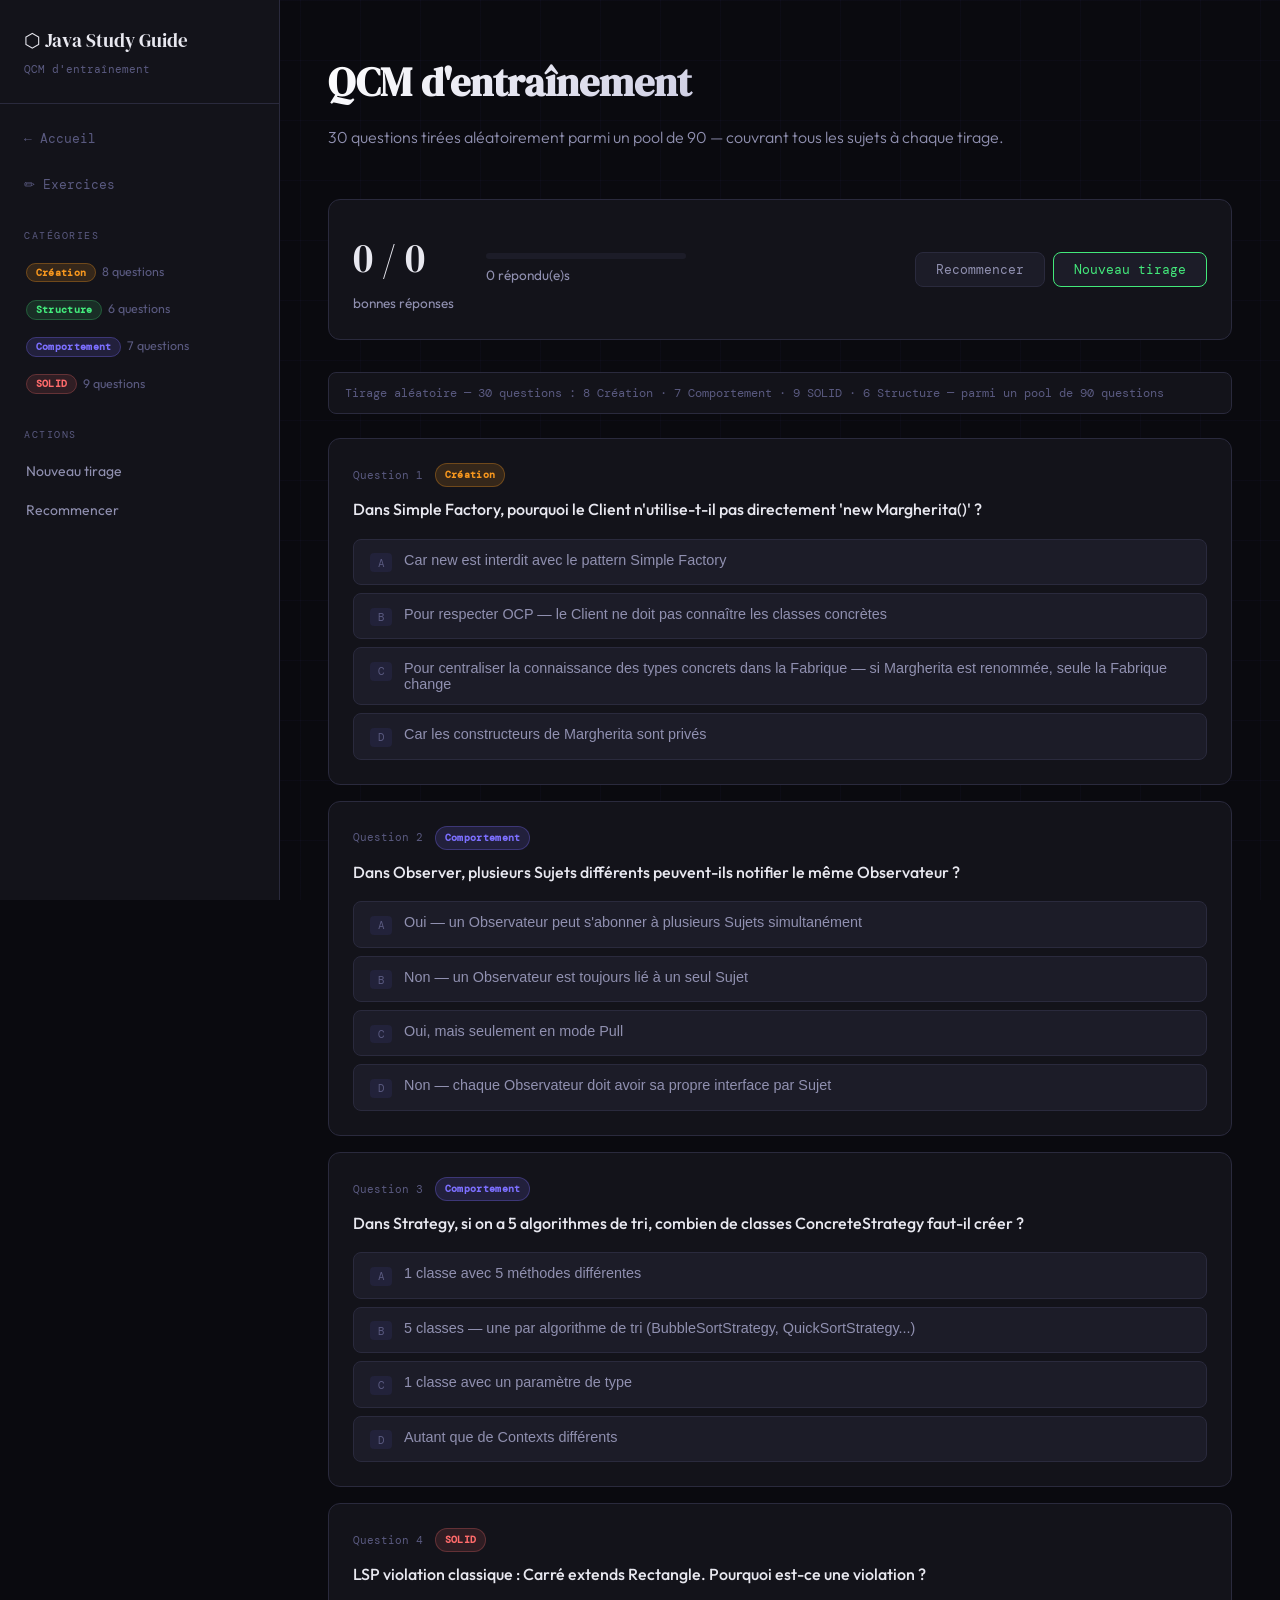
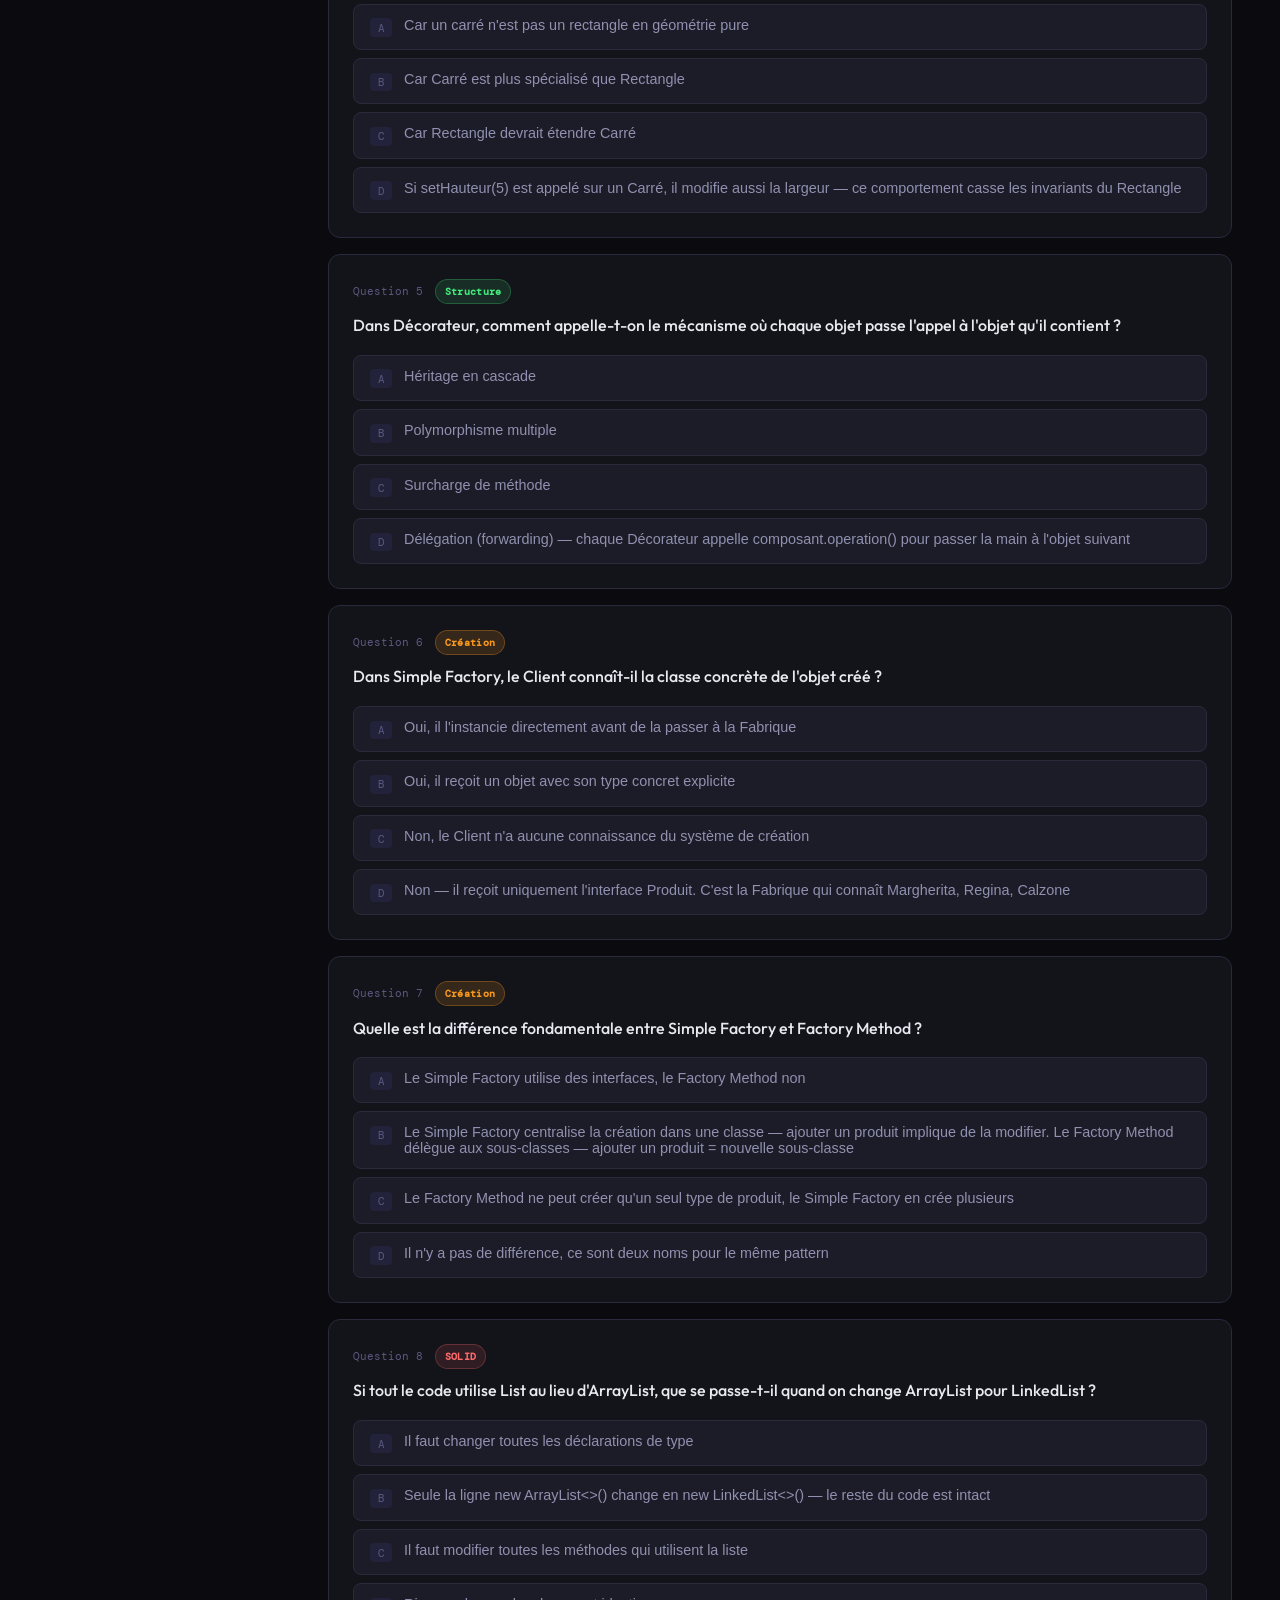
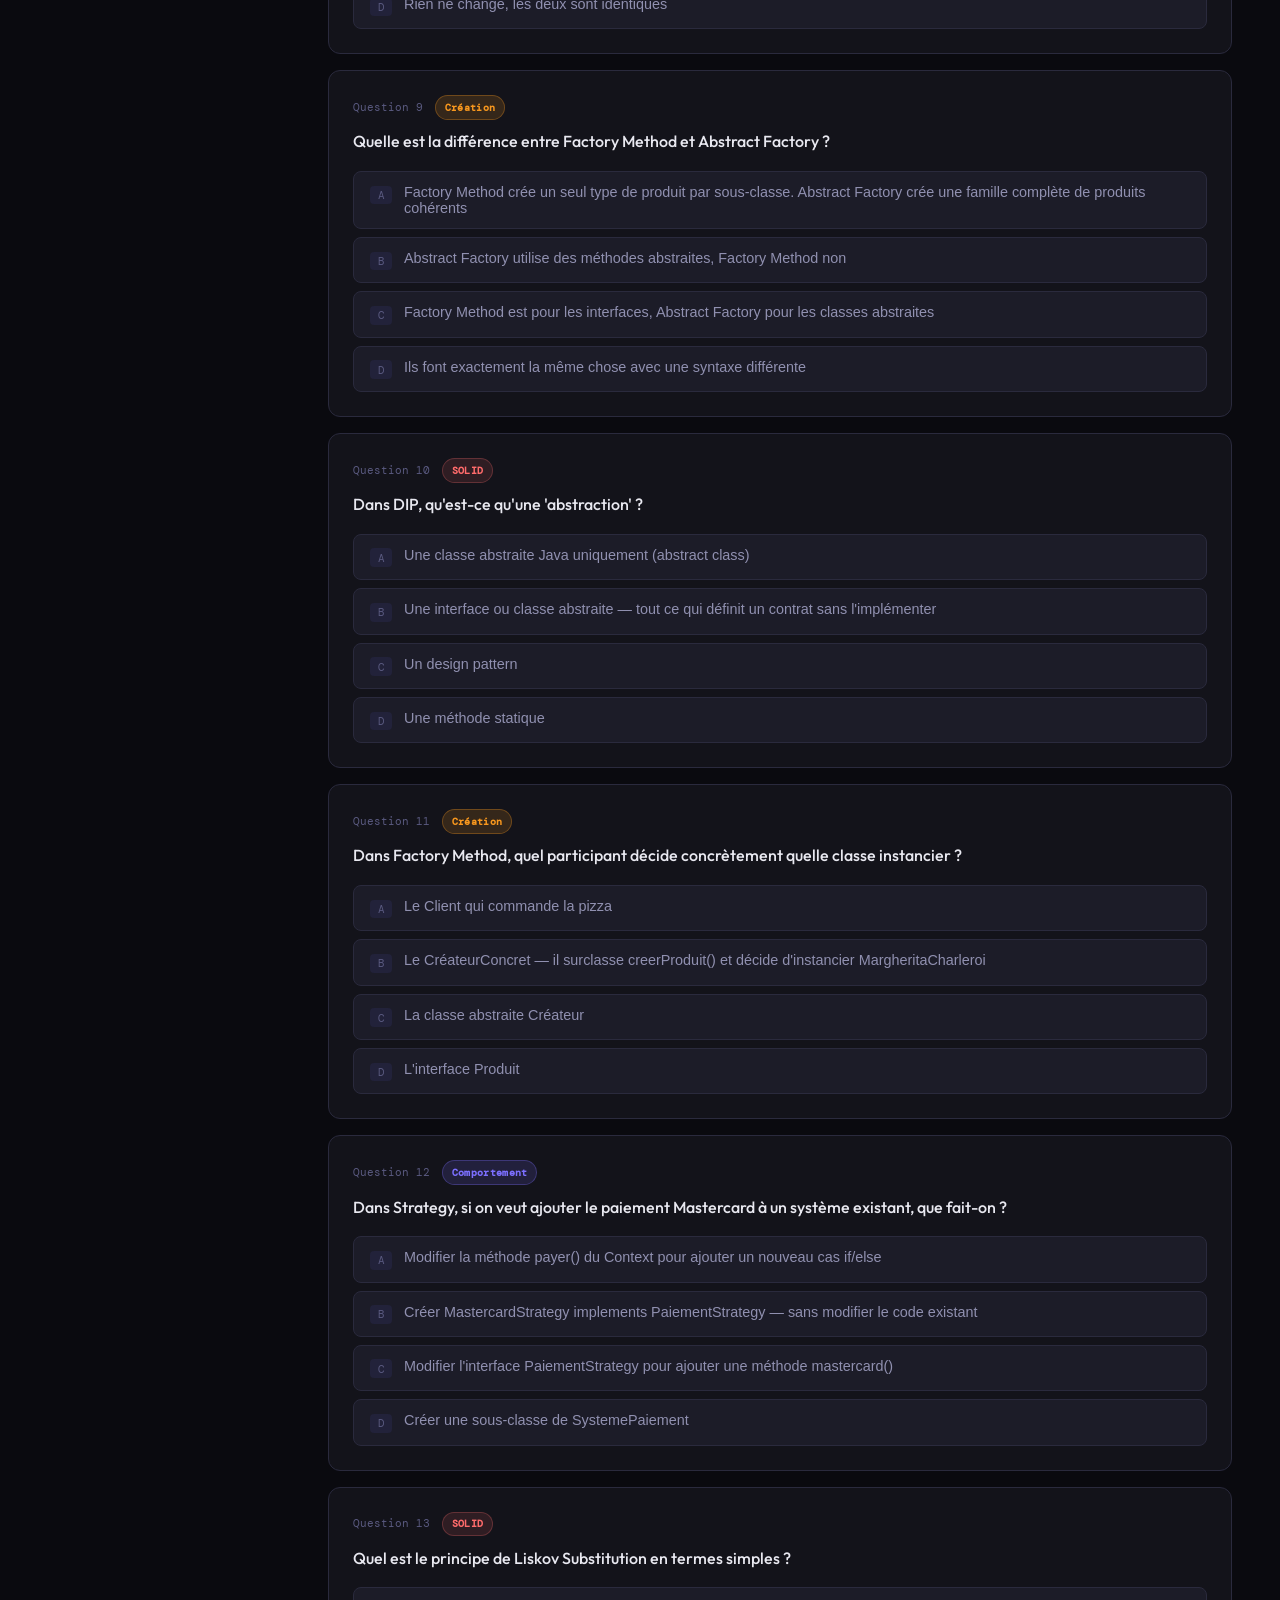
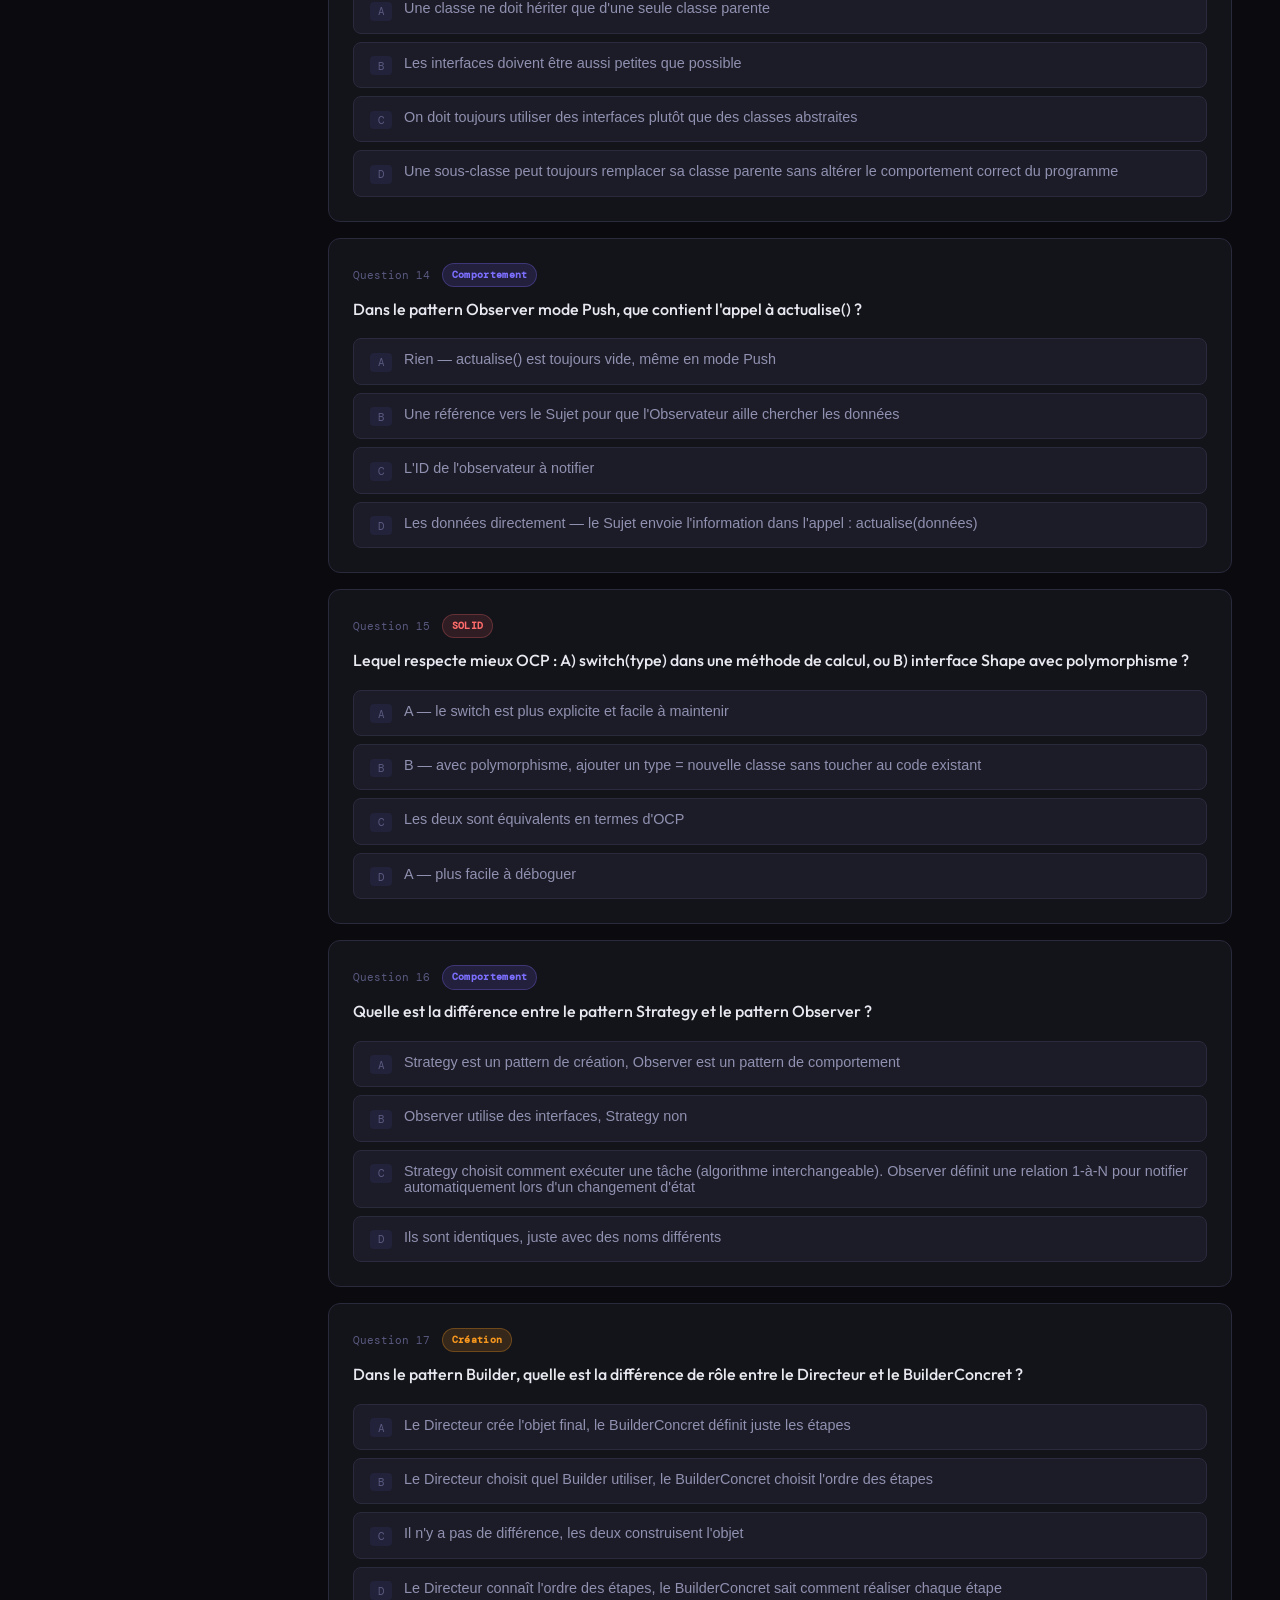
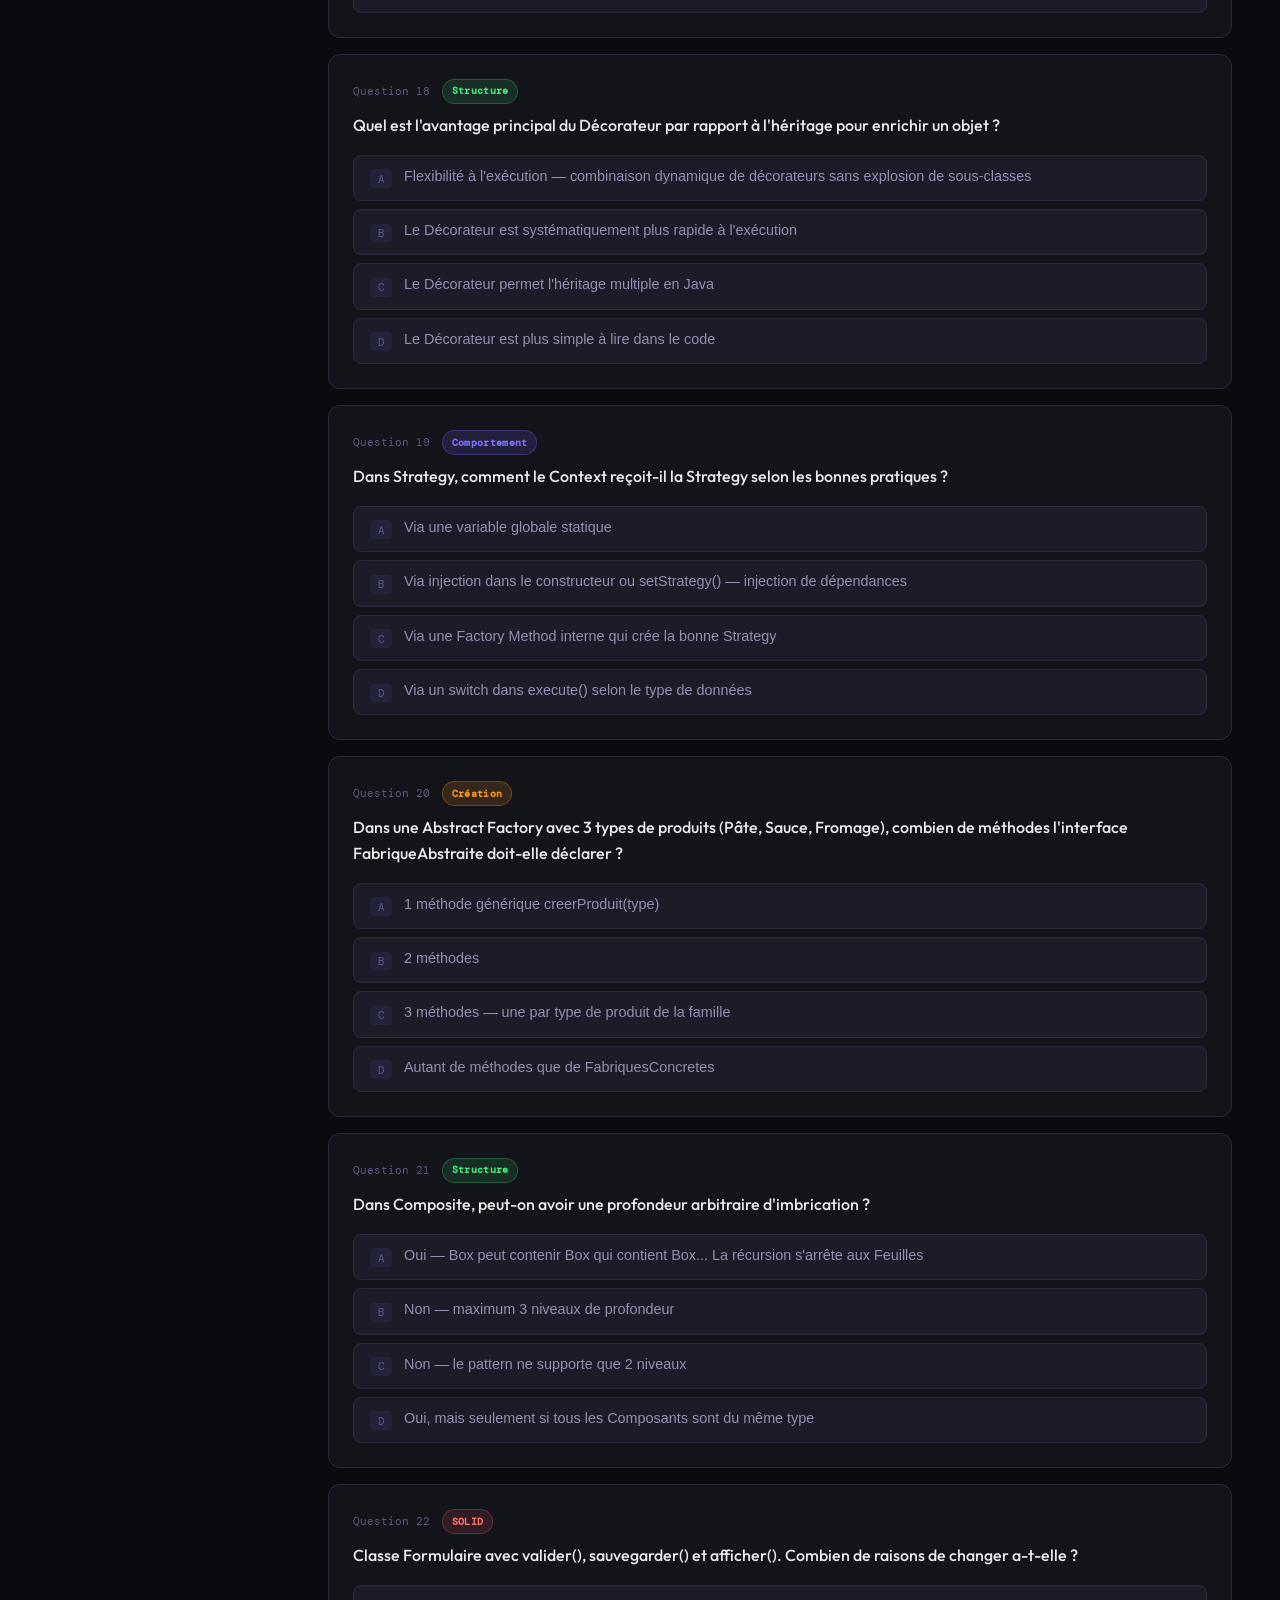
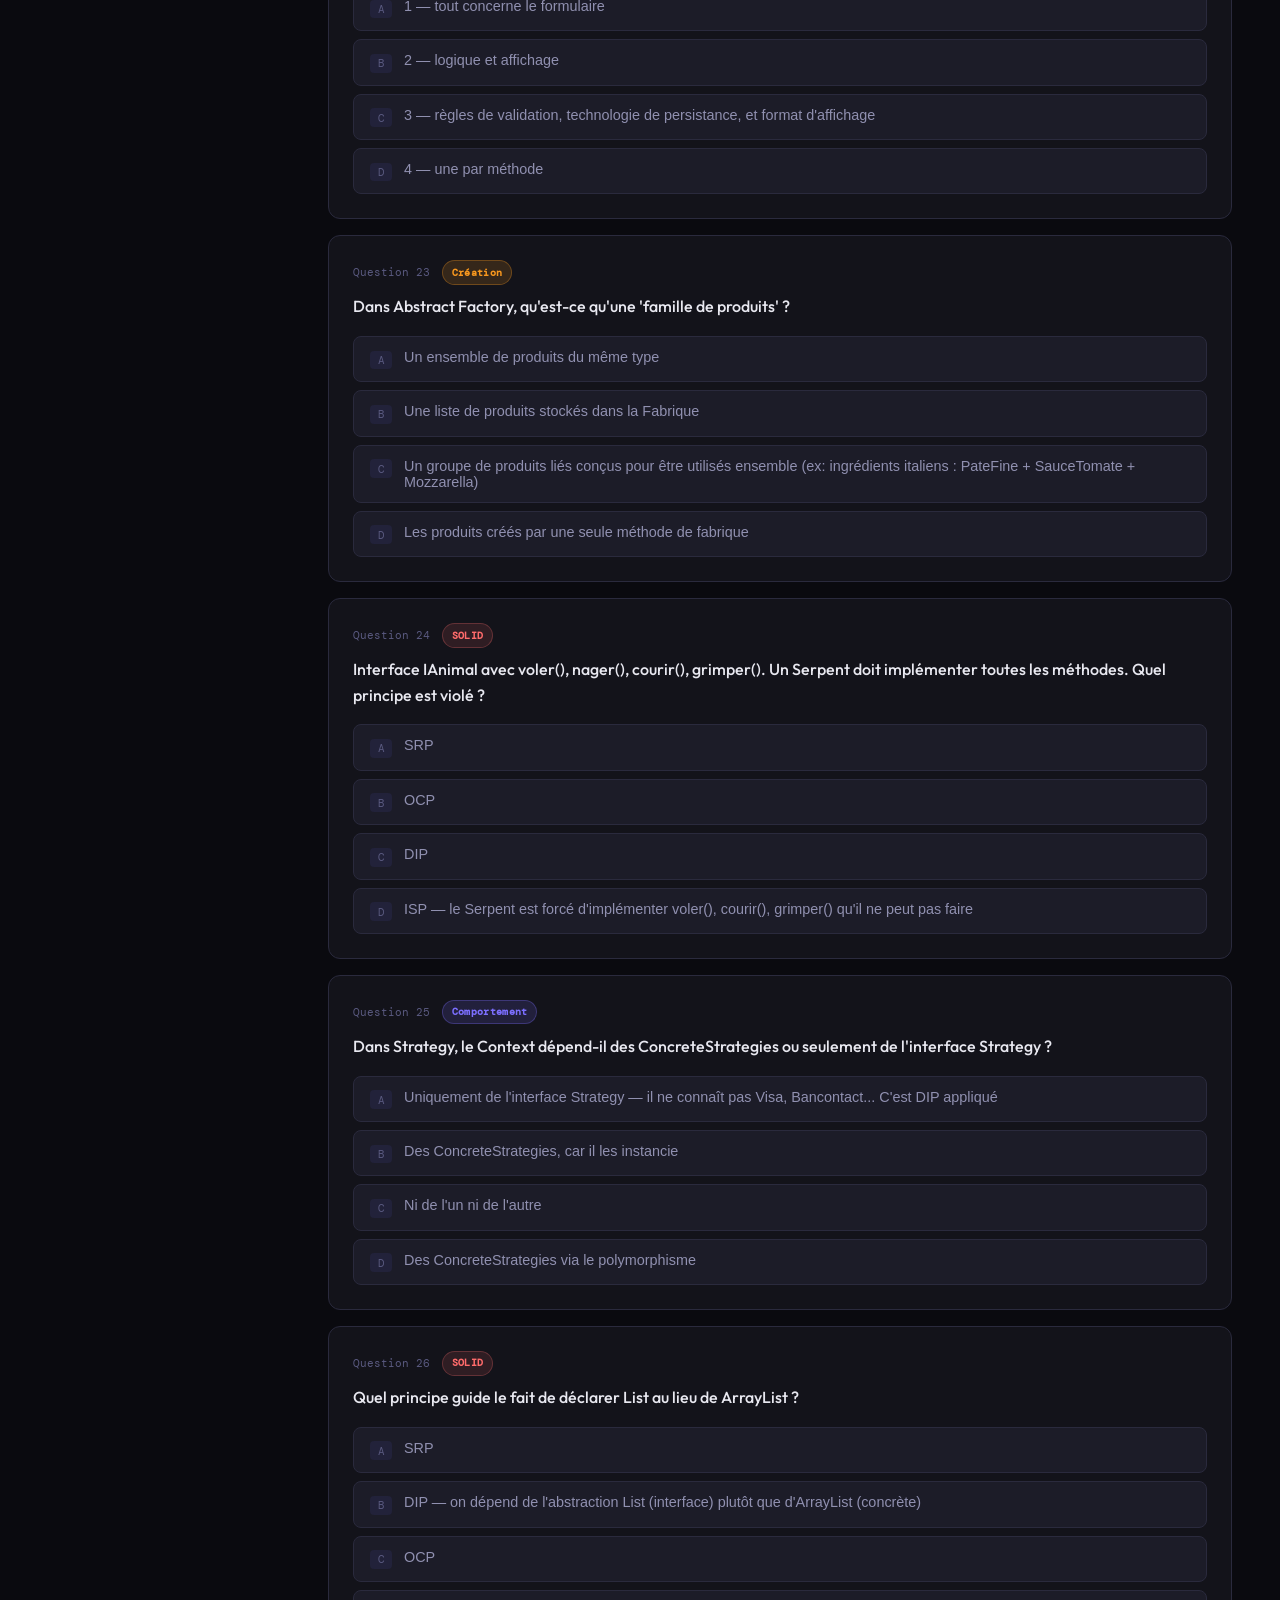
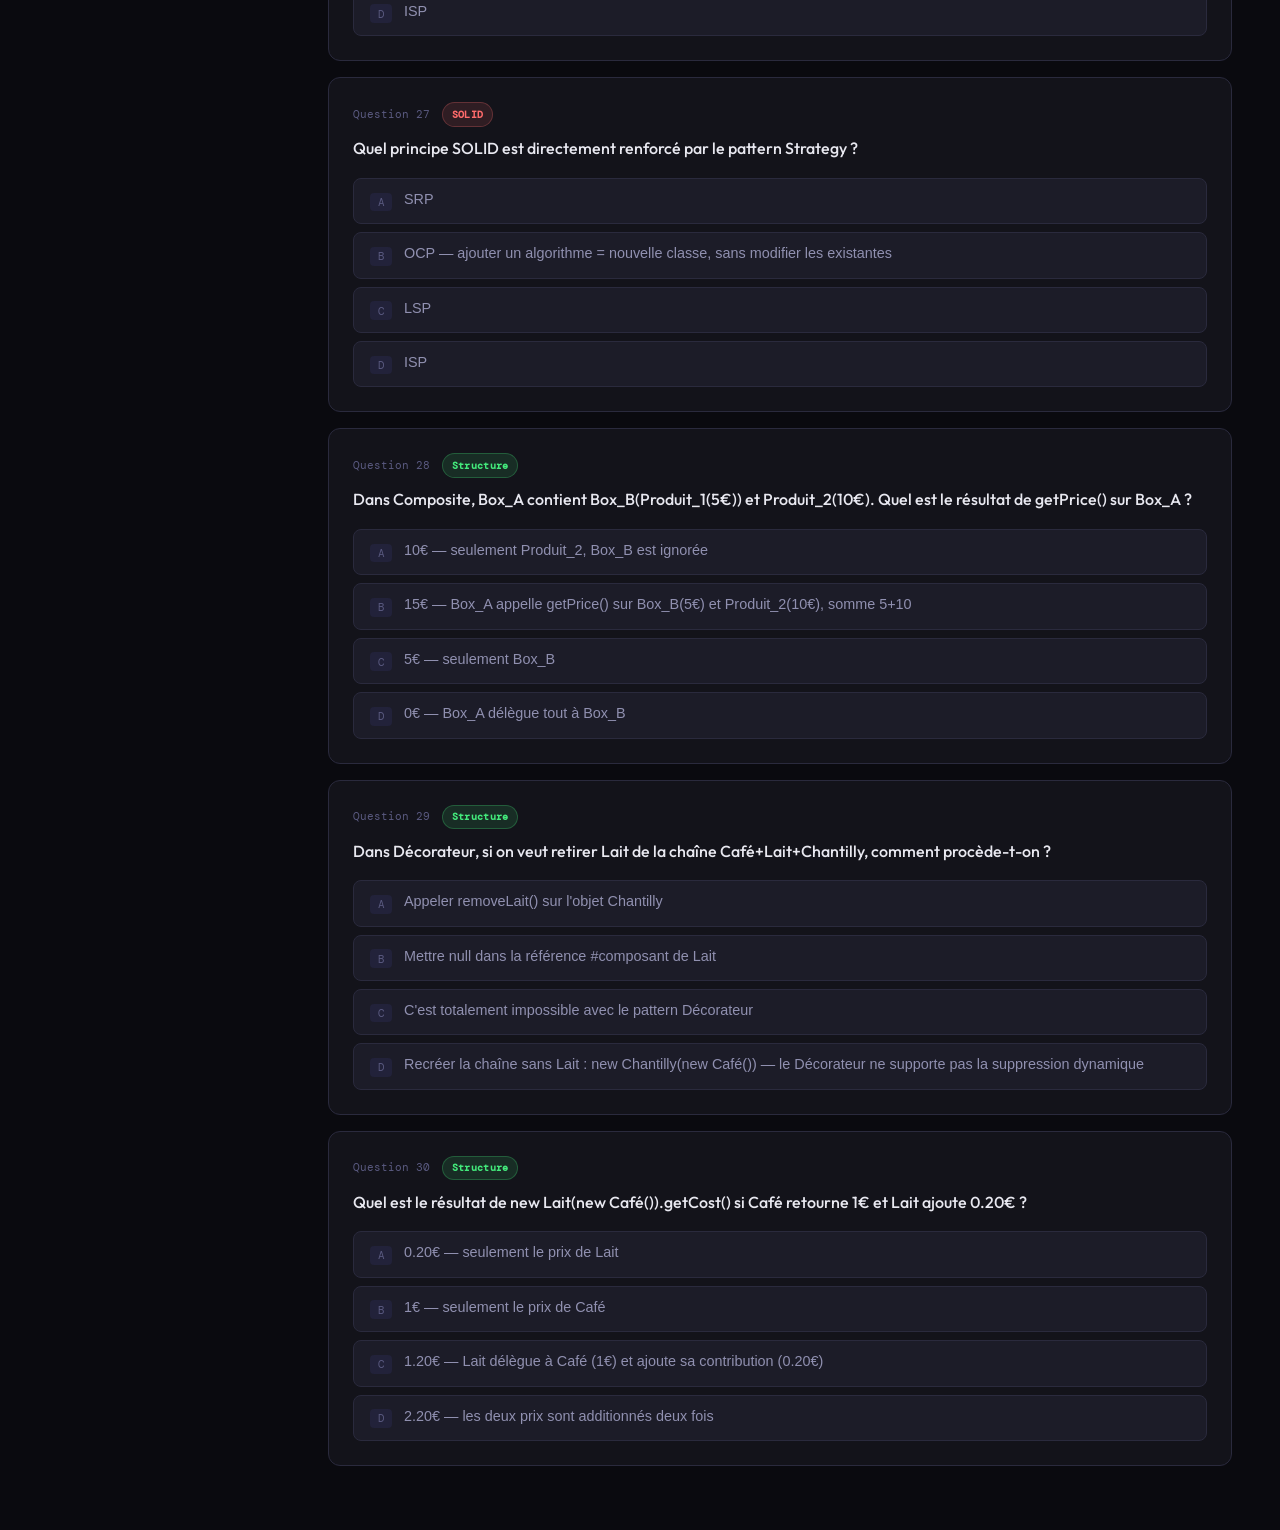
<file: qcm.html>
<!DOCTYPE html>
<html lang="fr">
<head>
<meta charset="UTF-8">
<meta name="viewport" content="width=device-width, initial-scale=1.0">
<title>QCM — Java Study</title>
<link rel="stylesheet" href="shared.css">
<style>
.question-card {
  background: var(--surface);
  border: 1px solid var(--border);
  border-radius: 12px;
  padding: 1.5rem;
  margin-bottom: 1rem;
}
.question-text {
  font-size: 1rem;
  margin-bottom: 1rem;
  line-height: 1.6;
  font-weight: 500;
}
.question-meta {
  display: flex;
  align-items: center;
  gap: 0.75rem;
  margin-bottom: 0.6rem;
}
.question-num {
  font-family: 'DM Mono', monospace;
  font-size: 0.7rem;
  color: var(--text3);
}
.cat-badge {
  font-family: 'DM Mono', monospace;
  font-size: 0.65rem;
  padding: 0.15rem 0.55rem;
  border-radius: 20px;
  font-weight: 600;
  letter-spacing: 0.03em;
}
.cat-creation  { background: rgba(247,151,30,0.15); color: #f7971e; border: 1px solid rgba(247,151,30,0.3); }
.cat-structure { background: rgba(67,233,123,0.12); color: #43e97b; border: 1px solid rgba(67,233,123,0.25); }
.cat-comportement { background: rgba(124,111,255,0.15); color: #7c6fff; border: 1px solid rgba(124,111,255,0.3); }
.cat-solid { background: rgba(255,107,107,0.12); color: #ff6b6b; border: 1px solid rgba(255,107,107,0.25); }
.options { display: flex; flex-direction: column; gap: 0.5rem; }
.option {
  display: flex;
  align-items: flex-start;
  gap: 0.75rem;
  padding: 0.75rem 1rem;
  border-radius: 8px;
  border: 1px solid var(--border);
  cursor: pointer;
  transition: all 0.2s;
  background: var(--surface2);
  font-size: 0.9rem;
  color: var(--text2);
  text-align: left;
  width: 100%;
}
.option:hover:not(:disabled) { border-color: var(--border2); color: var(--text); }
.option.correct { border-color: var(--accent3); background: rgba(67,233,123,0.1); color: var(--accent3); }
.option.wrong { border-color: var(--accent2); background: rgba(255,107,107,0.1); color: var(--accent2); }
.option.revealed-correct { border-color: var(--accent3); background: rgba(67,233,123,0.08); color: var(--accent3); }
.option-letter {
  font-family: 'DM Mono', monospace;
  font-size: 0.7rem;
  background: var(--surface3);
  border-radius: 4px;
  padding: 0.15rem 0.4rem;
  min-width: 22px;
  text-align: center;
  color: var(--text3);
  flex-shrink: 0;
  margin-top: 0.1rem;
}
.option.correct .option-letter { background: var(--accent3); color: #000; }
.option.wrong .option-letter { background: var(--accent2); color: #fff; }
.option.revealed-correct .option-letter { background: var(--accent3); color: #000; }
.explanation {
  margin-top: 0.75rem;
  padding: 0.75rem 1rem;
  background: var(--surface2);
  border-left: 3px solid var(--accent3);
  border-radius: 0 8px 8px 0;
  font-size: 0.85rem;
  color: var(--text2);
  display: none;
  line-height: 1.6;
}
.explanation.visible { display: block; }
.explanation strong { color: var(--accent3); }
.score-bar {
  background: var(--surface);
  border: 1px solid var(--border);
  border-radius: 12px;
  padding: 1.5rem;
  margin-bottom: 2rem;
  display: flex;
  align-items: center;
  gap: 2rem;
  flex-wrap: wrap;
}
.score-number { font-family: 'DM Serif Display', serif; font-size: 2.5rem; }
.score-label { color: var(--text2); font-size: 0.85rem; }
.progress-track { width: 200px; height: 6px; background: var(--surface2); border-radius: 3px; overflow: hidden; }
.progress-fill { height: 100%; background: var(--accent3); border-radius: 3px; transition: width 0.4s ease; }
.action-btn {
  padding: 0.5rem 1.25rem;
  background: var(--surface2);
  border: 1px solid var(--border);
  border-radius: 8px;
  color: var(--text2);
  cursor: pointer;
  font-family: 'DM Mono', monospace;
  font-size: 0.8rem;
  transition: all 0.2s;
}
.action-btn:hover { border-color: var(--accent); color: var(--accent); }
.action-btn.primary { border-color: var(--accent3); color: var(--accent3); }
.action-btn.primary:hover { background: rgba(67,233,123,0.1); }
.btn-row { margin-left: auto; display: flex; gap: 0.5rem; }
.sidebar-nav-home {
  display: flex; align-items: center; gap: 0.5rem;
  padding: 0.5rem 1.5rem; color: var(--text3);
  text-decoration: none; font-size: 0.8rem;
  font-family: 'DM Mono', monospace;
  margin-bottom: 0.5rem; transition: color 0.2s;
}
.sidebar-nav-home:hover { color: var(--text); }
.tirage-info {
  font-family: 'DM Mono', monospace;
  font-size: 0.75rem;
  color: var(--text3);
  margin-bottom: 1.5rem;
  padding: 0.6rem 1rem;
  background: var(--surface);
  border: 1px solid var(--border);
  border-radius: 8px;
}
@media (max-width: 768px) {
  .score-bar { flex-direction: column; align-items: flex-start; gap: 1rem; padding: 1rem; }
  .btn-row { margin-left: 0; flex-wrap: wrap; }
  .progress-track { width: 100%; }
  .score-number { font-size: 1.8rem; }
}
</style>
</head>
<body>
<div class="grid-bg"></div>
<button class="menu-toggle" aria-label="Menu"><span></span><span></span><span></span></button>
<div class="sidebar-overlay"></div>
<div class="page-wrapper">

<aside class="sidebar">
  <div class="sidebar-logo">
    <a href="index.html">⬡ Java Study Guide</a>
    <span>QCM d'entraînement</span>
  </div>
  <a href="index.html" class="sidebar-nav-home">← Accueil</a>
  <a href="exercices.html" class="sidebar-nav-home">✏ Exercices</a>
  <div class="sidebar-section">Catégories</div>
  <a href="#" class="sidebar-link" style="color:var(--text3);font-size:0.78rem;pointer-events:none">
    <span class="cat-badge cat-creation">Création</span>&nbsp; 8 questions
  </a>
  <a href="#" class="sidebar-link" style="color:var(--text3);font-size:0.78rem;pointer-events:none">
    <span class="cat-badge cat-structure">Structure</span>&nbsp; 6 questions
  </a>
  <a href="#" class="sidebar-link" style="color:var(--text3);font-size:0.78rem;pointer-events:none">
    <span class="cat-badge cat-comportement">Comportement</span>&nbsp; 7 questions
  </a>
  <a href="#" class="sidebar-link" style="color:var(--text3);font-size:0.78rem;pointer-events:none">
    <span class="cat-badge cat-solid">SOLID</span>&nbsp; 9 questions
  </a>
  <div class="sidebar-section" style="margin-top:1rem">Actions</div>
  <a href="#" class="sidebar-link" onclick="newDraw(); return false;">Nouveau tirage</a>
  <a href="#" class="sidebar-link" onclick="resetAll(); return false;">Recommencer</a>
</aside>

<main class="main-content">
  <h1 class="page-title">QCM d'entraînement</h1>
  <p class="page-subtitle">30 questions tirées aléatoirement parmi un pool de 90 — couvrant tous les sujets à chaque tirage.</p>

  <div class="score-bar">
    <div>
      <div class="score-number" id="score-display">0 / 0</div>
      <div class="score-label">bonnes réponses</div>
    </div>
    <div>
      <div class="progress-track">
        <div class="progress-fill" id="progress-fill" style="width:0%"></div>
      </div>
      <div class="score-label" style="margin-top:0.3rem" id="progress-label">0 répondu(es)</div>
    </div>
    <div class="btn-row">
      <button class="action-btn" onclick="resetAll()">Recommencer</button>
      <button class="action-btn primary" onclick="newDraw()">Nouveau tirage</button>
    </div>
  </div>

  <div class="tirage-info" id="tirage-info"></div>
  <div id="questions-container"></div>
</main>
</div>

<script>
// ─────────────────────────────────────────────
// QUESTION POOL
// ─────────────────────────────────────────────
const POOL = {
  creation: [
    {
      q: "Quelle est la différence fondamentale entre Simple Factory et Factory Method ?",
      opts: [
        "Le Simple Factory utilise des interfaces, le Factory Method non",
        "Le Simple Factory centralise la création dans une classe — ajouter un produit implique de la modifier. Le Factory Method délègue aux sous-classes — ajouter un produit = nouvelle sous-classe",
        "Le Factory Method ne peut créer qu'un seul type de produit, le Simple Factory en crée plusieurs",
        "Il n'y a pas de différence, ce sont deux noms pour le même pattern"
      ],
      correct: 1,
      expl: "Le Simple Factory viole le principe <strong>Open/Closed</strong> car on doit modifier la Fabrique pour chaque nouveau produit. Le Factory Method le respecte : chaque CréateurConcret gère ses produits — ajouter un nouveau contexte = créer une nouvelle sous-classe sans toucher au code existant."
    },
    {
      q: "Dans une Abstract Factory avec 3 types de produits (Pâte, Sauce, Fromage), combien de méthodes l'interface FabriqueAbstraite doit-elle déclarer ?",
      opts: [
        "1 méthode générique creerProduit(type)",
        "2 méthodes",
        "3 méthodes — une par type de produit de la famille",
        "Autant de méthodes que de FabriquesConcretes"
      ],
      correct: 2,
      expl: "L'Abstract Factory déclare <strong>une méthode par type de produit dans la famille</strong> : creerPate(), creerSauce(), creerFromage(). Chaque FabriqueConcrete implémente ces 3 méthodes pour garantir la cohérence de la famille."
    },
    {
      q: "Dans le pattern Builder, quelle est la différence de rôle entre le Directeur et le BuilderConcret ?",
      opts: [
        "Le Directeur crée l'objet final, le BuilderConcret définit juste les étapes",
        "Le Directeur choisit quel Builder utiliser, le BuilderConcret choisit l'ordre des étapes",
        "Il n'y a pas de différence, les deux construisent l'objet",
        "Le Directeur connaît l'ordre des étapes, le BuilderConcret sait comment réaliser chaque étape"
      ],
      correct: 3,
      expl: "<strong>Le Directeur orchestre</strong> l'ordre (construirePain → construireViande → construireSauce) sans savoir ce que fait concrètement chaque étape. <strong>Le BuilderConcret sait</strong> qu'un BurgerPoulet utilise du pain complet. C'est le Client qui choisit quel BuilderConcret passer au Directeur."
    },
    {
      q: "Quel problème le pattern Builder résout-il principalement ?",
      opts: [
        "La surcharge du constructeur avec de nombreux paramètres ET la construction complexe étape par étape",
        "La création d'une famille cohérente de produits liés",
        "L'ajout de nouvelles fonctionnalités sans modifier le code existant",
        "La notification automatique de plusieurs objets lors d'un changement d'état"
      ],
      correct: 0,
      expl: "Le Builder s'attaque à deux problèmes liés : <strong>l'illisibilité d'un constructeur</strong> avec trop de paramètres (new Burger(\"complet\",\"poulet\",\"salade\",...)) ET la nécessité de <strong>construire un objet complexe étape par étape</strong> dans un ordre précis."
    },
    {
      q: "Dans Factory Method, quel participant décide concrètement quelle classe instancier ?",
      opts: [
        "Le Client qui commande la pizza",
        "Le CréateurConcret — il surclasse creerProduit() et décide d'instancier MargheritaCharleroi",
        "La classe abstraite Créateur",
        "L'interface Produit"
      ],
      correct: 1,
      expl: "C'est le <strong>CréateurConcret</strong> (ex : PizzeriaCharleroi) qui implémente creerProduit() et retourne new MargheritaCharleroi(). La classe abstraite Créateur déclare la méthode mais ne l'implémente pas."
    },
    {
      q: "Dans Simple Factory, que se passe-t-il quand on veut ajouter un nouveau type de produit ?",
      opts: [
        "On crée une nouvelle sous-classe de Fabrique",
        "On modifie l'interface Produit",
        "On doit modifier la classe Fabrique (viole Open/Closed)",
        "On crée une nouvelle interface sans rien modifier"
      ],
      correct: 2,
      expl: "C'est <strong>la limite du Simple Factory</strong> : toute la logique if/else est dans la Fabrique. Ajouter Calzone → rouvrir PizzeriaFactory et ajouter un cas. C'est pourquoi le <strong>Factory Method</strong> a été inventé pour respecter OCP."
    },
    {
      q: "Parmi les 3 patterns Factory, lequel ou lesquels respectent le principe Open/Closed ?",
      opts: [
        "Uniquement Simple Factory",
        "Uniquement Abstract Factory",
        "Aucun des trois ne le respecte",
        "Factory Method ET Abstract Factory — ajouter un produit = nouvelle sous-classe, pas de modification"
      ],
      correct: 3,
      expl: "<strong>Simple Factory viole OCP</strong> (modifier la Fabrique à chaque nouveau produit). <strong>Factory Method</strong> et <strong>Abstract Factory</strong> le respectent : on étend via de nouvelles sous-classes sans toucher au code existant."
    },
    {
      q: "Quelle est la différence entre Factory Method et Abstract Factory ?",
      opts: [
        "Factory Method crée un seul type de produit par sous-classe. Abstract Factory crée une famille complète de produits cohérents",
        "Abstract Factory utilise des méthodes abstraites, Factory Method non",
        "Factory Method est pour les interfaces, Abstract Factory pour les classes abstraites",
        "Ils font exactement la même chose avec une syntaxe différente"
      ],
      correct: 0,
      expl: "<strong>Factory Method</strong> : PizzeriaCharleroi crée des pizzas Charleroi. <strong>Abstract Factory</strong> : IngredientsItaliens crée Pate + Sauce + Fromage cohérents ensemble. La différence : 1 type de produit vs une famille entière."
    },
    {
      q: "Dans Abstract Factory, qu'est-ce qu'une 'famille de produits' ?",
      opts: [
        "Un ensemble de produits du même type",
        "Une liste de produits stockés dans la Fabrique",
        "Un groupe de produits liés conçus pour être utilisés ensemble (ex: ingrédients italiens : PateFine + SauceTomate + Mozzarella)",
        "Les produits créés par une seule méthode de fabrique"
      ],
      correct: 2,
      expl: "Une <strong>famille</strong> garantit la cohérence : tous les ingrédients italiens vont ensemble, tous les ingrédients belges vont ensemble. L'Abstract Factory empêche de mélanger PateFine italienne avec Sauce belge — la FabriqueConcrete produit toujours un ensemble cohérent."
    },
    {
      q: "Le pattern Builder peut-il fonctionner sans Directeur ?",
      opts: [
        "Non, le Directeur est obligatoire dans le pattern",
        "Oui — le Client peut appeler directement les méthodes de construction dans l'ordre qu'il veut",
        "Non, sans Directeur les étapes de construction ne sont pas définies",
        "Seulement si on utilise une interface Builder stricte"
      ],
      correct: 1,
      expl: "Le Directeur est <strong>optionnel</strong>. Le Client peut appeler builder.construirePain(), builder.construireViande()... directement. Le Directeur est utile quand on veut réutiliser une séquence précise d'étapes (ex : toujours construire dans le même ordre)."
    },
    {
      q: "Dans Factory Method, PizzeriaBruxelles et PizzeriaCharleroi sont des... ?",
      opts: [
        "CréateursConcretes — ils implémentent creerProduit() chacun à leur façon",
        "ProduitsConcretes — ce sont les pizzas créées par la fabrique",
        "Fabriques simples — ils centralisent la création dans une méthode",
        "Interfaces — ils définissent le contrat de création"
      ],
      correct: 0,
      expl: "PizzeriaBruxelles et PizzeriaCharleroi sont des <strong>CréateursConcretes</strong>. Ils héritent de Pizzeria (abstraite) et implémentent creerPizza() chacun pour leur contexte. Ce sont eux qui décident des ProduitsConcrets à instancier."
    },
    {
      q: "Dans Simple Factory, le Client connaît-il la classe concrète de l'objet créé ?",
      opts: [
        "Oui, il l'instancie directement avant de la passer à la Fabrique",
        "Oui, il reçoit un objet avec son type concret explicite",
        "Non, le Client n'a aucune connaissance du système de création",
        "Non — il reçoit uniquement l'interface Produit. C'est la Fabrique qui connaît Margherita, Regina, Calzone"
      ],
      correct: 3,
      expl: "C'est <strong>le but du Simple Factory</strong> : le Client demande getPizza(\"margherita\") et reçoit un objet de type Pizza (interface). Il ne sait pas que c'est une Margherita concrète. Le knowledge de l'instanciation est centralisé dans PizzeriaFactory."
    },
    {
      q: "Dans Abstract Factory, combien de FabriquesConcretes sont nécessaires pour gérer 2 familles (italienne et belge) ?",
      opts: [
        "1 FabriqueConcrete avec un paramètre de type famille",
        "2 FabriquesConcretes — une par famille",
        "Autant que de types de produits dans la famille",
        "1 seule avec des méthodes surchargées par famille"
      ],
      correct: 1,
      expl: "<strong>2 FabriquesConcretes</strong> : IngredientsItaliens et IngredientsBelges. Chacune implémente toutes les méthodes de l'interface (creerPate, creerSauce, creerFromage) mais retourne des produits cohérents avec sa famille."
    },
    {
      q: "Dans Builder, que retourne la méthode getResultat() ?",
      opts: [
        "L'objet complexe complètement construit (ex: le Burger avec toutes ses parties assemblées)",
        "L'état d'avancement de la construction en pourcentage",
        "Le Directeur pour permettre le chaînage d'appels",
        "Une liste des parties construites séparément"
      ],
      correct: 0,
      expl: "getResultat() retourne <strong>le Produit final</strong> — l'objet complexe assemblé étape par étape. C'est l'aboutissement de toutes les construirePartie() appelées par le Directeur. Dans l'exemple Burger : un Burger complet avec pain, viande et sauce."
    },
    {
      q: "Pourquoi le Simple Factory 'centralise-t-il' la création ?",
      opts: [
        "Car il utilise le mot-clé static sur ses méthodes",
        "Car il est en haut de la hiérarchie d'héritage",
        "Car il référence toutes les interfaces du projet",
        "Car toute la logique de sélection (quel type créer selon le paramètre) est dans une seule classe, au lieu d'être éparpillée dans le code client"
      ],
      correct: 3,
      expl: "<strong>Centraliser</strong> = regrouper les if/else ou switch de création dans une seule classe (PizzeriaFactory). Avant : chaque appelant faisait son propre if type==\"margherita\" new Margherita(). Après : un seul endroit à modifier si la logique de création change."
    },
    {
      q: "Quel pattern Factory utilise une méthode abstraite creerProduit() dans une classe abstraite Créateur ?",
      opts: [
        "Simple Factory",
        "Factory Method",
        "Abstract Factory",
        "Builder"
      ],
      correct: 1,
      expl: "<strong>Factory Method</strong> : la classe abstraite Créateur déclare creerProduit() abstraite. Chaque CréateurConcret l'implémente à sa façon. La méthode de création est héritée et surchargée — c'est le 'Method' dans Factory Method."
    },
    {
      q: "Dans Abstract Factory, si on veut ajouter un nouveau type de produit (ex: ajouter Dessert à la famille), que faut-il faire ?",
      opts: [
        "Ajouter un paramètre à la méthode creerProduit() existante",
        "Créer une nouvelle FabriqueConcrete uniquement",
        "Modifier l'interface FabriqueAbstraite ET toutes les FabriquesConcretes — c'est un inconvénient du pattern",
        "Créer une nouvelle interface produit sans rien modifier d'autre"
      ],
      correct: 2,
      expl: "C'est <strong>la limite de l'Abstract Factory</strong> : ajouter un nouveau type à la famille (creerDessert()) nécessite de modifier l'interface + toutes les FabriquesConcretes existantes. C'est difficile à étendre en largeur (nouveaux types), mais facile en profondeur (nouvelles familles)."
    },
    {
      q: "Dans quel pattern de création la même séquence de construction peut-elle produire différents objets selon l'implémentation passée ?",
      opts: [
        "Simple Factory",
        "Factory Method",
        "Abstract Factory",
        "Builder — le Directeur orchestre toujours les mêmes étapes, mais BurgerPoulet et BurgerBoeuf les implémentent différemment"
      ],
      correct: 3,
      expl: "Dans <strong>Builder</strong>, le Directeur appelle toujours construirePain() → construireViande() → construireSauce(). Mais si on lui passe BurgerPoulet, on obtient un burger poulet; si on lui passe BurgerBoeuf, on obtient un burger boeuf. Même séquence, résultats différents."
    },
    {
      q: "Dans Factory Method, MargheritaCharleroi et MargheritaBruxelles sont des... ?",
      opts: [
        "ProduitsConcretes — implémentations concrètes de l'interface Pizza, spécifiques à chaque contexte",
        "CréateursConcretes — ils créent d'autres pizzas",
        "Fabriques abstraites — ils définissent une famille",
        "Directeurs — ils orchestrent la création"
      ],
      correct: 0,
      expl: "<strong>ProduitsConcretes</strong> : MargheritaCharleroi et MargheritaBruxelles implémentent l'interface Pizza, mais avec des particularités locales. Chaque CréateurConcret (PizzeriaCharleroi / PizzeriaBruxelles) crée sa propre version concrète du produit."
    },
    {
      q: "Le Directeur dans Builder peut-il travailler avec différents BuilderConcrets ?",
      opts: [
        "Oui — c'est l'intérêt : le Client passe le BuilderConcret au Directeur, qui orchestre toujours les mêmes étapes",
        "Non, le Directeur est couplé à un seul BuilderConcret à la compilation",
        "Non, chaque Directeur ne peut gérer qu'un seul type de Builder",
        "Oui, mais seulement si les BuilderConcrets héritent du même Directeur"
      ],
      correct: 0,
      expl: "Oui — <strong>c'est le principe</strong> : cuisinier.construire(new BurgerPoulet()) puis cuisinier.construire(new BurgerBoeuf()). Le Directeur (Cuisinier) appelle toujours les mêmes étapes dans le même ordre, mais délègue le 'comment' au BuilderConcret reçu en paramètre."
    },
    {
      q: "Dans Simple Factory, qui contient le switch ou if/else qui choisit quelle classe concrète créer ?",
      opts: [
        "Le Client qui passe le type en paramètre",
        "L'interface Produit",
        "La classe Fabrique (PizzeriaFactory, BurgerFactory...)",
        "Les classes concrètes (Margherita, Calzone...)"
      ],
      correct: 2,
      expl: "<strong>La Fabrique</strong> contient le if/else ou switch : if (type.equals(\"margherita\")) return new Margherita(); ... C'est pourquoi on dit qu'elle centralise la création : un seul endroit contient toute la logique de sélection."
    },
    {
      q: "Lequel des patterns Factory crée PLUSIEURS types de produits différents par classe concrète ?",
      opts: [
        "Simple Factory",
        "Factory Method",
        "Les deux créent plusieurs types par définition",
        "Abstract Factory — chaque FabriqueConcrete implémente creerPate(), creerSauce(), creerFromage()"
      ],
      correct: 3,
      expl: "<strong>Abstract Factory</strong> : IngredientsItaliens crée des Pate ET des Sauce ET des Fromage. <strong>Factory Method</strong> : PizzeriaCharleroi crée uniquement des pizzas (un seul type de produit). Simple Factory : une classe, plusieurs produits du même type via paramètre."
    },
    {
      q: "Quel pattern de création est le mieux adapté pour construire un objet dont les propriétés sont optionnelles ou nombreuses ?",
      opts: [
        "Simple Factory — il centralise la création",
        "Factory Method — il délègue aux sous-classes",
        "Abstract Factory — il garantit la cohérence de la famille",
        "Builder — il permet d'appeler uniquement les étapes nécessaires"
      ],
      correct: 3,
      expl: "<strong>Builder</strong> brille pour les objets configurables : builder.pain(\"complet\").viande(\"poulet\").sauce(\"mayo\").build(). On n'est pas obligé d'appeler toutes les étapes. Les Factory sont plutôt pour choisir quelle classe instancier, pas pour configurer finement un objet."
    },
    {
      q: "Dans Abstract Factory, pourquoi dit-on que les produits d'une même FabriqueConcrete sont 'cohérents' ?",
      opts: [
        "Car ils sont tous de la même classe Java",
        "Car ils sont créés dans le même thread",
        "Car ils sont conçus pour fonctionner ensemble — IngredientsItaliens ne mélange jamais un ingrédient belge",
        "Car ils partagent les mêmes méthodes publiques"
      ],
      correct: 2,
      expl: "<strong>La cohérence</strong> est la garantie principale : si tu utilises IngredientsItaliens, tu obtiens PateFine + SauceTomate + Mozzarella — une famille italienne complète. Jamais une SauceCremeBeige belge avec une PateFine italienne. Chaque FabriqueConcrete garantit la cohérence interne."
    },
    {
      q: "Dans Simple Factory, pourquoi le Client n'utilise-t-il pas directement 'new Margherita()' ?",
      opts: [
        "Car new est interdit avec le pattern Simple Factory",
        "Pour respecter OCP — le Client ne doit pas connaître les classes concrètes",
        "Pour centraliser la connaissance des types concrets dans la Fabrique — si Margherita est renommée, seule la Fabrique change",
        "Car les constructeurs de Margherita sont privés"
      ],
      correct: 2,
      expl: "<strong>Découplage</strong> : si on renomme Margherita en MargheritaClassique, ou si on veut changer l'implémentation, seule PizzeriaFactory est à modifier. Le Client reste inchangé car il ne connaît que l'interface Pizza. C'est le principe d'encapsulation de la création."
    },
    {
      q: "Dans Factory Method, quel est le rôle de la méthode du Créateur abstrait qui appelle creerProduit() puis utilise le résultat ?",
      opts: [
        "Elle crée directement le produit sans déléguer aux sous-classes",
        "Elle orchestre l'utilisation du produit — appelle creerProduit() sans savoir quelle classe concrète est retournée (Template Method)",
        "Elle remplace le Directeur du pattern Builder",
        "Elle valide que le produit créé est conforme à l'interface"
      ],
      correct: 1,
      expl: "C'est le <strong>Template Method</strong> intégré au Factory Method : la classe abstraite Créateur définit une méthode concrète (ex: preparerCommande()) qui appelle creerProduit() en interne. Elle utilise le produit via son interface, sans jamais savoir si c'est une MargheritaCharleroi ou une MargheritaBruxelles."
    },
    {
      q: "Dans Abstract Factory, que faut-il faire pour ajouter une nouvelle famille (ex: ingrédients espagnols) ?",
      opts: [
        "Créer IngredientsEspagnols implements IngredientsFactory — sans modifier l'interface ni les familles existantes",
        "Modifier l'interface FabriqueAbstraite pour ajouter les méthodes espagnoles",
        "Modifier toutes les FabriquesConcretes existantes",
        "Ajouter des méthodes supplémentaires à l'interface Produit"
      ],
      correct: 0,
      expl: "Ajouter une famille = <strong>une nouvelle FabriqueConcrete</strong>. Aucun code existant n'est touché — c'est OCP respecté pour l'axe des familles. On n'ajoute que IngredientsEspagnols implements IngredientsFactory."
    },
    {
      q: "Quel pattern de création est le plus difficile à étendre quand on veut ajouter un nouveau TYPE de produit (pas une nouvelle famille) ?",
      opts: [
        "Simple Factory",
        "Abstract Factory — il faut modifier l'interface + toutes les FabriquesConcretes existantes",
        "Factory Method",
        "Builder"
      ],
      correct: 1,
      expl: "<strong>Abstract Factory</strong> souffre ici : ajouter creerDessert() à IngredientsFactory oblige à l'implémenter dans IngredientsItaliens ET IngredientsBelges ET IngredientsEspagnols... Facile d'ajouter des familles, difficile d'ajouter des types."
    },
    {
      q: "Dans Builder, qui appelle getResultat() pour obtenir l'objet final ?",
      opts: [
        "Le Directeur, en interne après avoir orchestré toutes les étapes",
        "L'interface Builder automatiquement",
        "Le Client — après que le Directeur a construit, le Client appelle getResultat() sur le BuilderConcret",
        "Le Produit lui-même lors de sa finalisation"
      ],
      correct: 2,
      expl: "C'est le <strong>Client</strong> : il passe le BuilderConcret au Directeur, le Directeur orchestre les étapes, puis le Client récupère le Produit fini via builderConcret.getResultat(). Le Directeur ne retourne rien."
    },
    {
      q: "Dans Factory Method, le Client instancie-t-il directement PizzeriaCharleroi ?",
      opts: [
        "Oui — c'est lui qui choisit le CréateurConcret. Mais il ne connaît pas MargheritaCharleroi (le Produit concret)",
        "Non — le Client ne connaît aucune classe concrète",
        "Non — c'est la classe abstraite Pizzeria qui instancie PizzeriaCharleroi",
        "Oui, et il instancie aussi directement MargheritaCharleroi"
      ],
      correct: 0,
      expl: "Le Client <strong>choisit le CréateurConcret</strong> (new PizzeriaCharleroi()) mais ne connaît jamais le ProduitConcret (MargheritaCharleroi). Le découplage est entre Client et Produit, pas entre Client et Créateur."
    },
    {
      q: "Dans Abstract Factory, IngredientsItaliens et IngredientsBelges implémentent quelle interface ?",
      opts: [
        "ProduitAbstrait",
        "L'interface FabriqueAbstraite (ex: IngredientsFactory)",
        "FeuilleConcrete du pattern Composite",
        "La classe abstraite Créateur du pattern Factory Method"
      ],
      correct: 1,
      expl: "IngredientsItaliens et IngredientsBelges sont les <strong>FabriquesConcretes</strong> : elles implémentent IngredientsFactory et fournissent une implémentation cohérente pour creerPate, creerSauce, creerFromage."
    },
    {
      q: "Dans Builder, si on veut créer deux burgers différents à la suite avec le même Directeur, que fait-on ?",
      opts: [
        "Créer deux Directeurs différents, un par type",
        "Le Directeur reconstruit automatiquement",
        "Appeler construire() deux fois avec des BuilderConcrets différents : construire(new BurgerPoulet()) puis construire(new BurgerBoeuf())",
        "Le Directeur garde en mémoire le dernier objet et le duplique"
      ],
      correct: 2,
      expl: "Le Directeur est <strong>réutilisable</strong> : construire(new BurgerPoulet()) → getResultat() → construire(new BurgerBoeuf()) → getResultat(). Même Directeur, BuilderConcrets différents, Produits différents."
    },
    {
      q: "Dans Factory Method, qu'arrive-t-il si on ajoute une nouvelle Pizzeria (PizzeriaLyon) ?",
      opts: [
        "On modifie la classe abstraite Pizzeria pour ajouter un cas",
        "On crée PizzeriaLyon extends Pizzeria et on implémente creerPizza() — aucun code existant n'est modifié",
        "On modifie toutes les PizzeriaConcretes existantes",
        "On ajoute un cas dans un switch central"
      ],
      correct: 1,
      expl: "<strong>OCP respecté</strong> : créer une nouvelle Pizzeria = écrire une nouvelle classe. Zéro modification de Pizzeria abstraite ou des autres Pizzerias. Le code existant et testé reste intact."
    },
    {
      q: "Dans Builder, le Produit final connaît-il le BuilderConcret qui l'a assemblé ?",
      opts: [
        "Oui — il stocke une référence au BuilderConcret",
        "Oui — via l'interface Builder",
        "Non — le Produit est juste un objet assemblé, il ne sait pas comment il a été créé",
        "Oui, pour permettre sa reconstruction"
      ],
      correct: 2,
      expl: "Le Produit (Burger) est <strong>indépendant de son processus de création</strong>. Un Burger contient des attributs (pain, viande, sauce) mais ne sait pas qu'il a été construit par BurgerPoulet via le Cuisinier."
    },
    {
      q: "Dans Factory Method, creerProduit() dans le Créateur abstrait est-elle toujours abstraite ?",
      opts: [
        "Oui — elle doit toujours être abstraite pour forcer les sous-classes à l'implémenter",
        "Non — elle peut avoir une implémentation par défaut que les sous-classes peuvent surcharger si elles veulent",
        "Non — elle est toujours concrète",
        "Oui, sinon ce n'est pas un Factory Method"
      ],
      correct: 1,
      expl: "Elle peut être <strong>abstraite OU avoir une implémentation par défaut</strong>. Si abstraite, toutes les sous-classes DOIVENT l'implémenter. Avec une implémentation par défaut, les sous-classes peuvent l'utiliser telle quelle ou la surcharger. Les deux variantes sont valides."
    },
    {
      q: "Dans Abstract Factory, si le Client change IngredientsItaliens pour IngredientsBelges, combien de lignes de code change-t-il ?",
      opts: [
        "Toutes les lignes qui créent des produits",
        "L'ensemble du code métier",
        "Seulement la ligne où la FabriqueConcrete est instanciée/injectée",
        "Les méthodes creerPate(), creerSauce(), creerFromage() partout"
      ],
      correct: 2,
      expl: "<strong>Une seule ligne</strong> : new IngredientsBelges() au lieu de new IngredientsItaliens(). Tout le reste du code appelle fab.creerPate() etc. via l'interface — il n'a aucune idée que la famille a changé."
    },
    {
      q: "Quel est le nom des 4 participants du pattern Builder ?",
      opts: [
        "Créateur, CréateurConcret, Produit, Client",
        "Fabrique, FabriqueConcrete, Produit, Client",
        "Builder, BuilderConcret, Directeur, Produit",
        "Strategy, Context, Produit, Directeur"
      ],
      correct: 2,
      expl: "Les 4 participants : <strong>Builder</strong> (interface définissant les étapes), <strong>BuilderConcret</strong> (implémentation concrète), <strong>Directeur</strong> (orchestre l'ordre), <strong>Produit</strong> (l'objet complexe résultant). Ex: BurgerBuilder, BurgerPoulet, Cuisinier, Burger."
    },
    {
      q: "Dans Simple Factory, créer une méthode statique creerPizza(String type) — quel inconvénient cela pose-t-il ?",
      opts: [
        "Les méthodes statiques sont interdites dans le Simple Factory",
        "Les méthodes statiques ne peuvent pas retourner des interfaces",
        "On ne peut pas injecter une fausse Fabrique pour les tests (méthode statique impossible à remplacer)",
        "Les méthodes statiques violent automatiquement OCP"
      ],
      correct: 2,
      expl: "Les méthodes <strong>statiques couplent fortement</strong> : on ne peut pas injecter une MockPizzeriaFactory pour les tests unitaires. L'instance injectée (non-statique) permet de passer une fausse implémentation en test."
    },
    {
      q: "Dans Abstract Factory, le Client peut-il utiliser plusieurs FabriquesConcretes différentes en même temps ?",
      opts: [
        "Non — un Client ne peut utiliser qu'une seule FabriqueConcrete à la fois",
        "Oui — un Client peut avoir IngredientsItaliens pour les entrées et IngredientsBelges pour les desserts si voulu",
        "Non — cela violerait la cohérence des familles",
        "Oui, mais seulement via l'interface FabriqueAbstraite"
      ],
      correct: 1,
      expl: "Techniquement <strong>possible</strong> mais généralement contre l'intention du pattern : l'Abstract Factory garantit la cohérence d'une famille. Mélanger les familles peut casser la cohérence. Le pattern est conçu pour qu'un seul contexte = une seule famille cohérente."
    },
    {
      q: "Dans Factory Method, quel participant instancie réellement le ProduitConcret ?",
      opts: [
        "Le Client qui appelle creerProduit()",
        "La classe abstraite Créateur",
        "Le CréateurConcret dans son implémentation de creerProduit()",
        "L'interface Produit via une méthode statique"
      ],
      correct: 2,
      expl: "<strong>Le CréateurConcret</strong> : PizzeriaCharleroi.creerPizza() contient new MargheritaCharleroi(). C'est la décision d'instanciation qui est déléguée aux sous-classes — c'est l'essence du pattern."
    }
  ],

  structure: [
    {
      q: "Dans le pattern Composite, pourquoi le Composé contient-il une List<Composant> et non List<Feuille> ou List<Composé> ?",
      opts: [
        "Pour des raisons de performance — Composant est plus léger",
        "Pour permettre au Composé de contenir à la fois des Feuilles ET d'autres Composés — c'est ce qui rend la structure récursive",
        "Parce que Feuille et Composé ne sont pas des classes, ce sont des rôles",
        "Pour forcer l'utilisation d'une interface commune"
      ],
      correct: 1,
      expl: "C'est <strong>le cœur du pattern Composite</strong> : en stockant des <code>List&lt;Composant&gt;</code>, le Composé peut contenir aussi bien des feuilles que d'autres composés. Ça permet l'arborescence de profondeur arbitraire — une Box contient des Produits ET d'autres Box."
    },
    {
      q: "Quelle est la différence clé entre le pattern Composite et le pattern Décorateur ?",
      opts: [
        "Le Composite est un pattern de comportement, le Décorateur un pattern de structure",
        "Le Composite utilise l'héritage, le Décorateur utilise la composition",
        "Le Composite traite uniformément des objets en arbre (1 nœud → N enfants), le Décorateur ajoute des responsabilités en chaîne (1 objet → 1 objet)",
        "Le Décorateur gère des hiérarchies, le Composite gère des enveloppes"
      ],
      correct: 2,
      expl: "Structure et but différents : <strong>Composite</strong> = arbre (1 → N enfants) pour traiter uniformément objets simples et composés. <strong>Décorateur</strong> = chaîne poupées russes (1 → 1) pour ajouter dynamiquement des responsabilités sans explosion de sous-classes."
    },
    {
      q: "Dans le pattern Décorateur, pourquoi le Décorateur hérite-t-il du ComposantAbstrait ET contient-il une référence vers lui ?",
      opts: [
        "L'héritage est obligatoire en Java, la référence est optionnelle",
        "Pour des raisons de performance uniquement",
        "La référence sert à hériter des méthodes, l'héritage sert à déléguer",
        "L'héritage garantit que le décorateur est interchangeable avec le composant. La référence permet d'envelopper et de déléguer à l'objet décoré"
      ],
      correct: 3,
      expl: "La <strong>double relation</strong> est essentielle : <strong>héritage</strong> → le Décorateur peut remplacer n'importe quel Composant (même type, donc interchangeable). <strong>Référence</strong> → il appelle composant.operation() pour déléguer avant/après avoir ajouté son propre comportement."
    },
    {
      q: "Quelle est la séquence correcte d'appels pour Café + Lait + Chantilly quand on appelle getCost() sur Chantilly ?",
      opts: [
        "Chantilly.getCost() → Lait.getCost() → Café.getCost() retourne 1€ → Lait retourne 1.20€ → Chantilly retourne 1.70€",
        "Café retourne 1€, Lait retourne 0.20€, Chantilly retourne 0.50€, puis on additionne tout à la fin",
        "ComposantAbstrait calcule la somme de tous les décorateurs en une seule fois",
        "On descend jusqu'à Café, puis chaque décorateur retourne son prix seul"
      ],
      correct: 0,
      expl: "La chaîne <strong>descend en appelant</strong> (chaque méthode attend le résultat du niveau inférieur), puis <strong>remonte en accumulant</strong>. Café retourne 1€, Lait reçoit 1€ et retourne 1.20€, Chantilly reçoit 1.20€ et retourne 1.70€."
    },
    {
      q: "Dans Composite, quelle méthode le Client appelle-t-il sur la racine ?",
      opts: [
        "add(Composant) pour démarrer le calcul",
        "La même méthode que sur une Feuille — ex: getPrice(). Le Client traite tout uniformément",
        "getChildren() pour parcourir l'arbre",
        "compute() qui est réservée au Composé"
      ],
      correct: 1,
      expl: "Le Client appelle <strong>toujours la même méthode</strong> (getPrice(), operation()...) que ce soit sur une Feuille ou un Composé. C'est la transparence du Composite : le Client ne fait pas de if instanceof. La récursivité est gérée à l'intérieur du Composé."
    },
    {
      q: "Dans Composite, qu'est-ce qui différencie concrètement Feuille et Composé ?",
      opts: [
        "La Feuille est une interface, le Composé est une classe abstraite",
        "La Feuille a plus de méthodes publiques",
        "La Feuille implémente l'opération directement (cas de base), le Composé délègue récursivement à ses enfants",
        "Le Composé hérite de la Feuille"
      ],
      correct: 2,
      expl: "<strong>Feuille</strong> : getPrice() retourne directement son prix (10€). <strong>Composé</strong> : getPrice() parcourt ses enfants, appelle getPrice() sur chacun, et somme les résultats. C'est la structure classique de la récursion : cas de base (feuille) et cas récursif (composé)."
    },
    {
      q: "Box_A contient Produit_1(10€), Produit_2(20€) et Box_B qui contient Produit_3(15€). getPrice() sur Box_A retourne :",
      opts: [
        "45€ — 10 + 20 + récursion sur Box_B(15€) = 45€",
        "30€ — seulement les Produits directs de Box_A, pas ceux dans Box_B",
        "15€ — seulement le contenu de Box_B",
        "0€ — Box_A délègue tout à Box_B sans additionner"
      ],
      correct: 0,
      expl: "La récursion descend : Box_A appelle getPrice() sur ses 3 enfants. Produit_1 retourne 10€, Produit_2 retourne 20€, Box_B appelle getPrice() sur Produit_3 et retourne 15€. Box_A additionne : <strong>10 + 20 + 15 = 45€</strong>."
    },
    {
      q: "new Chantilly(new Lait(new Café())) retourne-t-il le même getCost() que new Lait(new Chantilly(new Café())) ?",
      opts: [
        "Non, l'ordre détermine quelle décoration s'applique en premier et change le résultat",
        "Oui, les deux retournent 1.70€ — l'addition est commutative ici",
        "Impossible à dire sans connaître l'implémentation exacte",
        "Non, le premier ordre cause une StackOverflowException"
      ],
      correct: 1,
      expl: "Les deux donnent <strong>1.70€</strong>. Dans les deux cas : getCafe(1€) + getLait(0.20€) + getChantilly(0.50€) = 1.70€. L'ordre d'enveloppement peut influencer d'autres comportements (ex: affichage), mais pour une simple addition de coûts, c'est commutatif."
    },
    {
      q: "Dans Composite, le Client sait-il s'il traite une Feuille ou un Composé ?",
      opts: [
        "Oui, il doit vérifier avec instanceof avant d'appeler les méthodes",
        "Oui, le Composé expose des méthodes supplémentaires comme add()",
        "Oui, il reçoit toujours un Composé à la racine",
        "Non — c'est le but. Les deux partagent l'interface Composant, le Client appelle toujours la même méthode"
      ],
      correct: 3,
      expl: "La <strong>transparence</strong> du Composite : le Client ne fait pas la distinction. Il appelle getPrice() sur un Item (interface), que ce soit un Produit (feuille) ou une Box (composé). La récursivité se gère en interne. Pas d'instanceof, pas de cast."
    },
    {
      q: "Dans Décorateur, peut-on empiler un nombre arbitraire de décorateurs ?",
      opts: [
        "Oui — chaque Décorateur hérite du ComposantAbstrait, donc il peut être décoré par un autre Décorateur",
        "Non, maximum 2 niveaux d'imbrication",
        "Non, les Décorateurs ne peuvent décorer que des ComposantsConcrets",
        "Oui, mais seulement si tous les Décorateurs sont du même type"
      ],
      correct: 0,
      expl: "Oui, <strong>indéfiniment</strong> : new Vanille(new Chantilly(new Lait(new Café()))). Puisque chaque Décorateur hérite de ComposantAbstrait (même type), il peut être enveloppé par un autre Décorateur. C'est les poupées russes."
    },
    {
      q: "Quel pattern résout l'explosion combinatoire de sous-classes pour enrichir un objet avec des options ?",
      opts: [
        "Composite",
        "Décorateur — N options = N décorateurs combinables, pas 2^N sous-classes",
        "Factory Method",
        "Observer"
      ],
      correct: 1,
      expl: "<strong>Décorateur</strong> : avec Lait, Chantilly, Vanille, Caramel → 4 décorateurs combinables à l'infini. Sans Décorateur, il faudrait CaféLait, CaféChantilly, CaféLaitChantilly, CaféVanille... = 2^4 = 16 sous-classes. Le Décorateur réduit 2^N à N."
    },
    {
      q: "Dans DécorateurConcret, que fait généralement la méthode operation() ?",
      opts: [
        "return composant.operation() seulement, sans ajouter de comportement",
        "Exécute son comportement sans jamais appeler composant.operation()",
        "Crée un nouveau ComposantConcret",
        "Ajoute son propre comportement (ex: +0.20€) ET appelle composant.getCost() pour déléguer à l'objet enveloppé"
      ],
      correct: 3,
      expl: "Le <strong>DécorateurConcret</strong> fait les deux : d'abord délègue à l'objet enveloppé (composant.getCost()), puis ajoute sa contribution. Lait : return composant.getCost() + 0.20. C'est la séquence essentielle : déléguer + enrichir."
    },
    {
      q: "Quel participant du Composite est le seul à posséder une List<Composant> ?",
      opts: [
        "La Feuille — elle peut évoluer en Composé",
        "Le Client — il gère la structure globale",
        "Le Composé — seul lui peut avoir des enfants",
        "L'interface Composant — disponible pour tout le monde"
      ],
      correct: 2,
      expl: "Seul le <strong>Composé</strong> (Box, Dossier...) a une List&lt;Composant&gt;. La Feuille n'a pas d'enfants par définition. L'interface Composant définit juste les opérations communes. C'est la différence structurelle fondamentale entre les deux."
    },
    {
      q: "Dans Décorateur, si on veut retirer Lait de la chaîne Café+Lait+Chantilly, comment procède-t-on ?",
      opts: [
        "Appeler removeLait() sur l'objet Chantilly",
        "Mettre null dans la référence #composant de Lait",
        "C'est totalement impossible avec le pattern Décorateur",
        "Recréer la chaîne sans Lait : new Chantilly(new Café()) — le Décorateur ne supporte pas la suppression dynamique"
      ],
      correct: 3,
      expl: "Le <strong>Décorateur ne supporte pas la suppression</strong> dynamique d'un maillon intermédiaire. Pour retirer Lait, il faut reconstruire : new Chantilly(new Café()). C'est une limitation du pattern — il est optimisé pour l'ajout, pas la suppression."
    },
    {
      q: "Quel pattern est plus adapté pour calculer le prix total d'une commande avec des sous-commandes imbriquées à profondeur variable ?",
      opts: [
        "Décorateur",
        "Composite — la structure arborescente et la récursion correspondent exactement à ce besoin",
        "Builder",
        "Abstract Factory"
      ],
      correct: 1,
      expl: "<strong>Composite</strong> : une commande peut contenir des articles ET des sous-commandes qui contiennent elles-mêmes des articles. La profondeur est arbitraire. Le Décorateur ne gère que la chaîne linéaire 1→1, pas l'arbre 1→N."
    },
    {
      q: "Que signifie qu'un pattern est 'transparent' pour le Client, dans le contexte du Composite ?",
      opts: [
        "Le Client ne voit pas les prix calculés",
        "Les objets Composant ont une couleur transparente par défaut",
        "Le Client traite Feuilles et Composés de manière identique via la même interface",
        "La structure arborescente est invisible et stockée en base de données"
      ],
      correct: 2,
      expl: "<strong>Transparent</strong> = le Client n'a pas besoin de savoir s'il parle à une Feuille ou un Composé. Il appelle toujours la même méthode (ex: getPrice()) sur l'interface Composant. La complexité de la récursion est cachée dans l'implémentation du Composé."
    },
    {
      q: "Quel est l'avantage principal du Décorateur par rapport à l'héritage pour enrichir un objet ?",
      opts: [
        "Flexibilité à l'exécution — combinaison dynamique de décorateurs sans explosion de sous-classes",
        "Le Décorateur est systématiquement plus rapide à l'exécution",
        "Le Décorateur permet l'héritage multiple en Java",
        "Le Décorateur est plus simple à lire dans le code"
      ],
      correct: 0,
      expl: "L'héritage est <strong>statique</strong> : il faut créer CaféLaitChantilly avant la compilation. Le Décorateur est <strong>dynamique</strong> : new Chantilly(new Lait(cafeBase)) se compose à l'exécution selon les besoins de l'utilisateur. Aucune classe supplémentaire à créer."
    },
    {
      q: "Dans le pattern Composite, si on appelle operation() sur une Feuille, que se passe-t-il ?",
      opts: [
        "Erreur — une Feuille ne peut pas exécuter operation() car elle n'a pas d'enfants",
        "L'appel est automatiquement délégué à l'interface Composant",
        "L'opération s'exécute directement sans récursion — c'est le cas de base",
        "La méthode remonte dans la hiérarchie vers le Composé parent"
      ],
      correct: 2,
      expl: "La Feuille est le <strong>cas de base</strong> de la récursion : elle implémente operation() directement (return prix, return valeur...) sans déléguer à des enfants, car elle n'en a pas. C'est la terminaison de la récursion."
    },
    {
      q: "Un Décorateur peut-il décorer un autre Décorateur (pas juste un ComposantConcret) ?",
      opts: [
        "Oui — puisque le Décorateur hérite de ComposantAbstrait, il peut être enveloppé par un autre Décorateur",
        "Non — un Décorateur ne peut décorer que des ComposantsConcrets directement",
        "Seulement si les deux Décorateurs implémentent une interface supplémentaire",
        "Non — cela créerait une référence circulaire"
      ],
      correct: 0,
      expl: "Oui — c'est <strong>le génie du pattern</strong> : le Décorateur hérite de ComposantAbstrait, donc il EST un ComposantAbstrait. Un autre Décorateur peut donc l'envelopper. Chantilly enveloppe Lait qui enveloppe Café — trois niveaux d'imbrication."
    },
    {
      q: "Dans l'exemple Amazon, si Box_B ne contient aucun produit, getPrice() sur Box_A(P1(10€) + Box_B()) retourne :",
      opts: [
        "Erreur NullPointerException",
        "10€ — Box_B vide retourne 0€, Box_A somme 10 + 0 = 10€",
        "0€ — la présence de Box_B vide annule tout",
        "10€ seulement si Box_B est null, sinon 0€"
      ],
      correct: 1,
      expl: "Box_B vide parcourt sa liste d'enfants vide et retourne <strong>0€</strong>. Box_A somme Produit_1(10€) + Box_B(0€) = <strong>10€</strong>. Le pattern gère naturellement les composés vides — pas d'erreur, juste 0 comme contribution."
    },
    {
      q: "Dans Composite, Box_A contient Box_B(Produit_1(5€)) et Produit_2(10€). Quel est le résultat de getPrice() sur Box_A ?",
      opts: [
        "10€ — seulement Produit_2, Box_B est ignorée",
        "15€ — Box_A appelle getPrice() sur Box_B(5€) et Produit_2(10€), somme 5+10",
        "5€ — seulement Box_B",
        "0€ — Box_A délègue tout à Box_B"
      ],
      correct: 1,
      expl: "Box_A itère ses enfants : Box_B.getPrice() → Produit_1.getPrice() retourne 5€, Box_B retourne 5€. Produit_2.getPrice() retourne 10€. Box_A somme : <strong>5 + 10 = 15€</strong>."
    },
    {
      q: "Dans Décorateur, la référence #composant est-elle généralement publique, privée ou protégée ?",
      opts: [
        "Toujours publique pour être accessible aux sous-classes",
        "Protected — accessible aux DécorateursConcrets mais pas au Client extérieur",
        "Privée — exposée via un getter public",
        "Statique et partagée entre toutes les instances"
      ],
      correct: 1,
      expl: "<strong>Protected</strong> est le choix habituel : <code>protected Boisson composant</code> dans CondimentDecorateur. Les DécorateursConcrets (Lait, Chantilly) héritent et peuvent appeler composant.getCost(). Le Client ne l'utilise pas directement."
    },
    {
      q: "Quel est le résultat de new Lait(new Café()).getCost() si Café retourne 1€ et Lait ajoute 0.20€ ?",
      opts: [
        "0.20€ — seulement le prix de Lait",
        "1€ — seulement le prix de Café",
        "1.20€ — Lait délègue à Café (1€) et ajoute sa contribution (0.20€)",
        "2.20€ — les deux prix sont additionnés deux fois"
      ],
      correct: 2,
      expl: "<strong>1.20€</strong> : Lait.getCost() appelle composant.getCost() (Café retourne 1€) puis ajoute 0.20. return composant.getCost() + 0.20 = <strong>1.20€</strong>."
    },
    {
      q: "Dans Composite, pourquoi met-on généralement add(Composant) sur le Composé et non sur l'interface Composant ?",
      opts: [
        "Les Feuilles ne devraient pas avoir de méthode add() — les forcer via l'interface serait trompeur ou inutile",
        "Pour des raisons de performance Java",
        "Car add() n'est pas une opération standard",
        "Car l'interface Composant ne peut pas avoir de méthodes avec paramètres"
      ],
      correct: 0,
      expl: "Choix de <strong>sécurité vs transparence</strong>. Si add() est dans l'interface, les Feuilles seraient forcées de l'implémenter (levant souvent une exception). En la mettant sur le Composé seulement, le compilateur empêche add() sur une Feuille."
    },
    {
      q: "Dans Décorateur, que se passe-t-il si on oublie d'appeler composant.operation() dans le DécorateurConcret ?",
      opts: [
        "Le programme plante avec une NullPointerException",
        "La chaîne continue normalement",
        "Le comportement de l'objet enveloppé est perdu — seul le comportement du Décorateur s'exécute",
        "ComposantAbstrait est appelé comme fallback"
      ],
      correct: 2,
      expl: "Si Lait oublie d'appeler composant.getCost(), <strong>le Café n'est jamais calculé</strong>. Lait retournerait 0.20€ au lieu de 1.20€. La délégation est obligatoire — sans elle, la chaîne est rompue."
    },
    {
      q: "Dans Composite, le Composé lui-même implémente-t-il l'interface Composant ?",
      opts: [
        "Oui — Box implémente Item, ce qui permet de l'imbriquer dans d'autres Box",
        "Non — le Composé a un type distinct pour éviter la confusion",
        "Non — seules les Feuilles implémentent Composant",
        "Oui, mais seulement si le Composé ne contient que des Feuilles"
      ],
      correct: 0,
      expl: "Oui — c'est <strong>l'essence du Composite</strong> : Box implémente Item. Cela permet à une Box de contenir d'autres Box. Sans ça, l'imbrication récursive serait impossible."
    },
    {
      q: "Dans Décorateur, comment appelle-t-on le mécanisme où chaque objet passe l'appel à l'objet qu'il contient ?",
      opts: [
        "Héritage en cascade",
        "Polymorphisme multiple",
        "Surcharge de méthode",
        "Délégation (forwarding) — chaque Décorateur appelle composant.operation() pour passer la main à l'objet suivant"
      ],
      correct: 3,
      expl: "<strong>Délégation</strong> : Lait.getCost() dit 'laisse Café calculer son prix, je rajoute juste ma contribution'. Différent de super — on appelle via une référence à un objet externe."
    },
    {
      q: "Dans Composite, peut-on avoir une profondeur arbitraire d'imbrication ?",
      opts: [
        "Oui — Box peut contenir Box qui contient Box... La récursion s'arrête aux Feuilles",
        "Non — maximum 3 niveaux de profondeur",
        "Non — le pattern ne supporte que 2 niveaux",
        "Oui, mais seulement si tous les Composants sont du même type"
      ],
      correct: 0,
      expl: "Oui, <strong>profondeur arbitraire</strong> : une commande peut avoir des boîtes dans des boîtes. getPrice() sur la racine calcule tout grâce à la récursion. La profondeur n'est limitée que par la mémoire disponible."
    },
    {
      q: "Dans Décorateur, est-il sécuritaire de passer null comme composant au constructeur ?",
      opts: [
        "Oui, c'est un cas valide prévu par le pattern",
        "Oui, cela retourne automatiquement 0",
        "Oui, si le Décorateur vérifie null en interne",
        "Non — composant.operation() causerait une NullPointerException"
      ],
      correct: 3,
      expl: "En pratique, <strong>null est invalide</strong> : Lait.getCost() appelle composant.getCost() → NullPointerException si composant est null. Le constructeur devrait valider composant != null pour échouer tôt."
    },
    {
      q: "Dans Composite, une Box vide (sans enfants) que retourne getPrice() ?",
      opts: [
        "Une exception — une Box vide est invalide",
        "0 — elle parcourt une liste vide, la somme reste 0",
        "null — aucune valeur calculable",
        "Le prix par défaut de l'interface"
      ],
      correct: 1,
      expl: "<strong>0</strong> : la boucle sur la liste vide ne s'exécute pas, la somme reste 0. Box_A(Produit_1(10€) + BoxVide()) = 10 + 0 = 10€. Comportement naturel et correct."
    },
    {
      q: "Dans Décorateur, pourquoi préfère-t-on la composition à l'héritage pour ajouter des comportements ?",
      opts: [
        "L'héritage est statique (défini à la compilation). La composition est dynamique (composée à l'exécution)",
        "L'héritage est plus lent",
        "L'héritage permet l'héritage multiple en Java",
        "La composition est plus lisible"
      ],
      correct: 0,
      expl: "<strong>Dynamisme</strong> : avec l'héritage, CaféLaitChantilly doit exister avant la compilation. Avec le Décorateur, new Chantilly(new Lait(new Café())) se compose à l'exécution selon la commande du client. On évite l'explosion de sous-classes."
    },
    {
      q: "Dans Composite, si on retire une Box de l'arbre, ses enfants disparaissent-ils du calcul ?",
      opts: [
        "Oui — retirer un nœud retire tout son sous-arbre du point de vue du parent",
        "Non — les enfants restent liés directement au parent du nœud retiré",
        "Non — il faut retirer chaque enfant manuellement d'abord",
        "Oui, mais seulement les Feuilles directes"
      ],
      correct: 0,
      expl: "Oui — quand on retire Box_B de Box_A, tout le sous-arbre de Box_B disparaît du calcul. Les objets Java continuent d'exister en mémoire si d'autres références les pointent, mais ne font plus partie de la hiérarchie."
    },
    {
      q: "Dans Décorateur new Vanille(new Chantilly(new Lait(new Café()))), combien d'appels à getCost() s'enchaînent ?",
      opts: [
        "1 appel — Vanille calcule tout directement",
        "2 appels — Vanille et Café seulement",
        "4 appels — Vanille appelle Chantilly, Chantilly appelle Lait, Lait appelle Café",
        "3 appels — seulement les Décorateurs, pas Café"
      ],
      correct: 2,
      expl: "<strong>4 appels</strong> : Vanille → Chantilly → Lait → Café. Café retourne 1€. Lait retourne 1.20€. Chantilly retourne 1.70€. Vanille retourne 1.70 + son prix. Chaque maillon de la chaîne s'exécute."
    },
    {
      q: "Quel avantage le Composite offre-t-il par rapport à une List plate pour une hiérarchie imbriquée ?",
      opts: [
        "La List est moins performante",
        "La List supporte l'héritage, pas le Composite",
        "Il n'y a pas vraiment d'avantage",
        "Le Composite encapsule la récursion — getPrice() sur la racine calcule TOUT automatiquement dans tous les niveaux"
      ],
      correct: 3,
      expl: "Avec une List plate, il faudrait coder la récursion à chaque appel. <strong>Le Composite encapsule la récursion</strong> : getPrice() sur Box_A sait automatiquement descendre dans tous les sous-arbres. Transparence totale pour le Client."
    },
    {
      q: "Peut-on combiner Composite et Décorateur dans la même application ?",
      opts: [
        "Oui — ex: arbre de fichiers (Composite) où chaque fichier peut être décoré avec des permissions (Décorateur)",
        "Non — les deux patterns utilisent la même interface et entrent en conflit",
        "Non — Composite est statique, Décorateur dynamique",
        "Oui, mais seulement s'ils partagent exactement la même interface"
      ],
      correct: 0,
      expl: "Oui, ils sont <strong>complémentaires</strong> : Composite pour représenter la hiérarchie (Dossier/Fichier), Décorateur pour enrichir dynamiquement les éléments (fichier chiffré, compressé, avec droits restreints...). Chaque pattern joue son rôle indépendamment."
    }
  ],

  comportement: [
    {
      q: "Dans le pattern Strategy, quel est le rôle exact du Context ?",
      opts: [
        "Le Context choisit quelle Strategy utiliser selon la situation",
        "Le Context est l'interface entre le client et l'algorithme — il stocke la Strategy et délègue l'exécution sans choisir lui-même",
        "Le Context implémente l'algorithme principal et appelle les Strategies pour des sous-tâches",
        "Le Context est le client qui choisit la Strategy"
      ],
      correct: 1,
      expl: "Le Context <strong>ne choisit pas</strong> la Strategy — c'est le Client qui choisit et injecte via setStrategy(). Le Context se contente de stocker la référence et de déléguer via strategy.execute(). Séparation des responsabilités : le client choisit, le Context exécute."
    },
    {
      q: "Quel est l'avantage du pattern Strategy par rapport à une série de if/else pour choisir un algorithme ?",
      opts: [
        "Le Strategy est plus rapide à l'exécution",
        "Le Strategy utilise moins de mémoire",
        "Ajouter un nouvel algorithme = créer une nouvelle classe sans modifier le code existant (Open/Closed)",
        "Le Strategy permet d'avoir plusieurs algorithmes actifs simultanément"
      ],
      correct: 2,
      expl: "Avec if/else, ajouter PayPal → modifier la classe Context. Avec Strategy, ajouter PayPal → créer <code>PayPalStrategy implements PaiementStrategy</code> sans toucher au Context. C'est le principe <strong>Open/Closed</strong> : ouvert à l'extension, fermé à la modification."
    },
    {
      q: "Dans le pattern Observer mode Push, que contient l'appel à actualise() ?",
      opts: [
        "Rien — actualise() est toujours vide, même en mode Push",
        "Une référence vers le Sujet pour que l'Observateur aille chercher les données",
        "L'ID de l'observateur à notifier",
        "Les données directement — le Sujet envoie l'information dans l'appel : actualise(données)"
      ],
      correct: 3,
      expl: "C'est <strong>la distinction fondamentale Push/Pull</strong> : en <strong>Push</strong>, le Sujet envoie les données dans l'appel actualise(données). En <strong>Pull</strong>, actualise() est vide — c'est un signal, et l'Observateur va chercher lui-même via sujet.getEtat()."
    },
    {
      q: "Pourquoi ObservateurConcret a-t-il besoin d'une référence vers SujetConcret en mode Pull, mais pas en mode Push ?",
      opts: [
        "En mode Push, le Sujet connaît directement chaque Observateur et n'a pas besoin de référence",
        "En mode Pull, l'Observateur doit appeler getEtat() sur le Sujet — il a donc besoin de le connaître. En Push, les données arrivent directement dans actualise()",
        "La référence est toujours présente dans les deux modes",
        "En mode Pull, l'Observateur doit s'abonner lui-même au Sujet"
      ],
      correct: 1,
      expl: "En <strong>Pull</strong> : notifie() → actualise() vide → <code>sujet.getEtat()</code>. Pour appeler getEtat(), JeanMichel doit avoir une référence vers Orageux. En <strong>Push</strong> : les données arrivent dans actualise(données) — JeanMichel n'a pas besoin de connaître Orageux."
    },
    {
      q: "Quel est l'avantage du mode Pull sur le mode Push dans Observer ?",
      opts: [
        "L'Observateur prend uniquement les données dont il a besoin — pas de données inutiles envoyées",
        "Le mode Pull est plus simple à implémenter",
        "Le mode Pull réduit le couplage entre Sujet et Observateur",
        "Le mode Pull est systématiquement plus rapide"
      ],
      correct: 0,
      expl: "En Push, le Sujet envoie toutes ses données — certains observateurs peuvent recevoir des informations inutiles. En <strong>Pull, chaque observateur choisit</strong> exactement ce dont il a besoin via getEtat(). L'inconvénient : le couplage est plus fort car ObservateurConcret doit connaître SujetConcret."
    },
    {
      q: "Quelle est la différence entre le pattern Strategy et le pattern Observer ?",
      opts: [
        "Strategy est un pattern de création, Observer est un pattern de comportement",
        "Observer utilise des interfaces, Strategy non",
        "Strategy choisit comment exécuter une tâche (algorithme interchangeable). Observer définit une relation 1-à-N pour notifier automatiquement lors d'un changement d'état",
        "Ils sont identiques, juste avec des noms différents"
      ],
      correct: 2,
      expl: "<strong>Strategy</strong> = choisir comment faire quelque chose (algorithme interchangeable, relation 1-à-1 Context-Strategy). <strong>Observer</strong> = réagir automatiquement à un événement (relation 1-à-N Sujet-Observateurs). Strategy est proactif, Observer est réactif."
    },
    {
      q: "Dans Observer, qui gère la liste des observateurs (abonnement/désabonnement) ?",
      opts: [
        "Le Sujet — il possède ajouter(), retirer(), notifie()",
        "Les Observateurs eux-mêmes",
        "Une classe Registry externe",
        "Le Client qui crée les objets"
      ],
      correct: 0,
      expl: "Le <strong>Sujet</strong> (classe abstraite ou concrète) gère la liste : <code>ajouter(obs)</code> pour s'abonner, <code>retirer(obs)</code> pour se désabonner, <code>notifie()</code> pour parcourir et notifier tous les observateurs enregistrés."
    },
    {
      q: "Peut-on changer de Strategy en cours d'exécution dans le pattern Strategy ?",
      opts: [
        "Oui — via setStrategy(nouvelleSrategy), le Context peut changer d'algorithme dynamiquement",
        "Non — la Strategy est fixée à la création du Context",
        "Oui, mais seulement si les Strategies héritent de la même classe abstraite",
        "Non — changer de Strategy violerait le principe Single Responsibility"
      ],
      correct: 0,
      expl: "Oui — c'est <strong>un avantage clé</strong> du pattern Strategy. Un SystemePaiement peut utiliser Visa pendant une session, puis passer à Bancontact si l'utilisateur change son mode de paiement via setStrategy(new Bancontact()). Flexibilité maximale à l'exécution."
    },
    {
      q: "Dans Observer, que fait exactement la méthode notifie() du Sujet ?",
      opts: [
        "Envoie les données à tous les observateurs en un seul appel groupé",
        "Attend que tous les observateurs aient répondu avant de continuer",
        "Parcourt la liste des observateurs et appelle actualise() sur chacun d'eux",
        "Sélectionne l'observateur le plus adapté et l'appelle seul"
      ],
      correct: 2,
      expl: "notifie() fait une <strong>boucle</strong> : <code>for (Observateur obs : liste) { obs.actualise(...); }</code>. Elle appelle actualise() sur chaque observateur abonné. En Push, elle passe les données; en Pull, elle appelle actualise() sans paramètre."
    },
    {
      q: "Dans Strategy, si on veut ajouter le paiement Mastercard à un système existant, que fait-on ?",
      opts: [
        "Modifier la méthode payer() du Context pour ajouter un nouveau cas if/else",
        "Créer MastercardStrategy implements PaiementStrategy — sans modifier le code existant",
        "Modifier l'interface PaiementStrategy pour ajouter une méthode mastercard()",
        "Créer une sous-classe de SystemePaiement"
      ],
      correct: 1,
      expl: "<strong>Open/Closed en action</strong> : on crée <code>class MastercardStrategy implements PaiementStrategy { public void payer(double montant) {...} }</code>. Zero modification du Context, zero modification des Strategies existantes. Juste une nouvelle classe."
    },
    {
      q: "En Observer Push, qui décide quelles données envoyer dans actualise() ?",
      opts: [
        "JeanMichel (l'Observateur) qui a spécifié ses préférences à l'abonnement",
        "L'interface Observateur qui définit le format",
        "Le SujetConcret (Orageux) lors de l'appel notifie() — c'est lui qui choisit quoi envoyer",
        "Le Client qui a créé Orageux"
      ],
      correct: 2,
      expl: "En Push, c'est le <strong>SujetConcret</strong> qui contrôle : notifie() appelle obs.actualise(\"forte pluie dans 20min\"). C'est Orageux qui choisit le format et le contenu. L'Observateur reçoit ce que le Sujet décide d'envoyer — sans contrôle sur la granularité des données."
    },
    {
      q: "Quel est l'inconvénient du mode Pull par rapport au Push dans Observer ?",
      opts: [
        "Le Pull est beaucoup plus lent",
        "Le Pull envoie trop de données",
        "Le Pull n'est pas compatible avec les interfaces Java",
        "Couplage plus fort — ObservateurConcret doit connaître SujetConcret pour appeler getEtat()"
      ],
      correct: 3,
      expl: "En <strong>Pull</strong>, JeanMichel doit avoir une référence directe vers Orageux (SujetConcret) pour appeler orageux.getEtat(). Il connaît une classe concrète, pas juste l'interface Sujet. C'est un <strong>couplage plus fort</strong> — si Orageux change, JeanMichel peut être impacté."
    },
    {
      q: "Dans Strategy, le Context sait-il quelle implémentation concrète s'exécute quand il appelle strategy.payer() ?",
      opts: [
        "Oui, il vérifie le type avec instanceof avant l'appel",
        "Non — il appelle via l'interface, sans savoir si c'est Visa, Bancontact ou PayPal",
        "Oui, il l'a stocké lors du setStrategy() et peut retrouver le type",
        "Non, et c'est un problème pour le débogage"
      ],
      correct: 1,
      expl: "Non — c'est <strong>le polymorphisme au cœur du pattern</strong>. Le Context stocke une référence de type PaiementStrategy (interface). Quand il appelle strategy.payer(50€), il ne sait pas si c'est Visa ou Bancontact. La bonne implémentation s'exécute automatiquement."
    },
    {
      q: "Dans Observer, quel est le type de la liste que le Sujet utilise pour stocker ses observateurs ?",
      opts: [
        "List<ObservateurConcret> — il stocke les types concrets pour pouvoir appeler leurs méthodes spécifiques",
        "List<Object> — pour être le plus générique possible",
        "List<Observateur> (interface) — il appelle actualise() de façon polymorphe sans connaître les types concrets",
        "Map<String, Observateur> — pour retrouver les observateurs par nom"
      ],
      correct: 2,
      expl: "<strong>List&lt;Observateur&gt;</strong> (interface) : le Sujet ne connaît que l'interface. Il appelle obs.actualise() sur chaque élément — le polymorphisme fait que JeanMichel.actualise() ou MarieJosee.actualise() s'exécute correctement. Couplage minimal."
    },
    {
      q: "Quel pattern est dit 'réactif' car déclenché par un événement externe, par opposition à 'proactif' ?",
      opts: [
        "Strategy — le Client choisit activement l'algorithme",
        "Observer — les Observateurs réagissent automatiquement à un changement d'état du Sujet",
        "Builder — la construction suit un plan prédéfini",
        "Factory Method — la création est déclenchée par le Client"
      ],
      correct: 1,
      expl: "<strong>Observer est réactif</strong> : JeanMichel ne fait rien jusqu'à ce qu'Orageux le notifie. Le déclencheur est externe (changement d'état du Sujet). Strategy est proactif : le Client choisit délibérément de setStrategy(Visa) puis payer()."
    },
    {
      q: "En Observer Push, si 4 observateurs sont abonnés et notifie() est appelée une fois, combien d'appels à actualise() sont effectués ?",
      opts: [
        "1 appel — notifie() groupe tout dans un seul message",
        "4 appels — un par observateur abonné",
        "Dépend du contenu du message Push",
        "0 si aucun observateur n'a de données à traiter"
      ],
      correct: 1,
      expl: "notifie() fait une boucle : <strong>4 appels</strong>, un par observateur. for (Observateur o : liste) { o.actualise(données); } — chaque observateur reçoit sa propre notification. Ils sont traités séquentiellement dans l'implémentation standard."
    },
    {
      q: "Quelle relation numérique caractérise le pattern Observer (nombre de Sujets vs Observateurs) ?",
      opts: [
        "1 Observateur pour 1 Sujet",
        "N Sujets pour 1 Observateur",
        "1 Sujet pour N Observateurs",
        "N Sujets pour N Observateurs"
      ],
      correct: 2,
      expl: "<strong>1 Sujet → N Observateurs</strong> : un seul objet Orageux peut notifier JeanMichel, MarieJosee, le ServiceMétéoApp, etc. C'est la relation 1-à-plusieurs qui définit le pattern. Le Sujet est le point central de diffusion."
    },
    {
      q: "Dans Strategy, le Client peut-il changer la Strategy sans recréer le Context ?",
      opts: [
        "Oui — setStrategy(nouveauAlgo) change l'algorithme sans recréer SystemePaiement",
        "Non — changer de Strategy nécessite de recréer tout le Context",
        "Oui, mais seulement entre deux appels à execute()",
        "Non — ça violerait le principe Open/Closed"
      ],
      correct: 0,
      expl: "Oui — <code>systeme.setStrategy(new Bancontact())</code> modifie juste la référence interne. Le Context (SystemePaiement) reste intact. C'est l'un des avantages : <strong>changer d'algorithme à chaud</strong> sans détruire l'état du Context."
    },
    {
      q: "Dans Observer, les Observateurs peuvent-ils se désabonner du Sujet ?",
      opts: [
        "Oui — le Sujet expose une méthode retirer(obs) pour se retirer de la liste",
        "Non — une fois abonné, l'Observateur reçoit toujours les notifications",
        "Seulement si l'Observateur hérite du Sujet",
        "Non — le désabonnement est géré automatiquement par le Garbage Collector"
      ],
      correct: 0,
      expl: "Oui — le Sujet expose <code>retirer(obs)</code> ou <code>unsubscribe(obs)</code>. JeanMichel peut décider de ne plus être notifié des alertes météo. Le pattern Observer gère l'abonnement <strong>ET le désabonnement</strong> dynamiquement."
    },
    {
      q: "Strategy et Observer utilisent tous les deux des interfaces. Quelle est leur différence structurelle principale ?",
      opts: [
        "Strategy utilise des classes abstraites, Observer utilise des interfaces",
        "Strategy a un seul algorithme actif, Observer peut en avoir plusieurs",
        "Strategy = 1 Context référence 1 Strategy. Observer = 1 Sujet référence N Observateurs dans une liste",
        "Observer est synchrone, Strategy est asynchrone"
      ],
      correct: 2,
      expl: "<strong>Structurellement</strong> : Context stocke <code>Strategy strategy</code> (une seule référence). Sujet stocke <code>List&lt;Observateur&gt; observateurs</code> (une liste). Strategy = 1-à-1. Observer = 1-à-N. C'est la différence architecturale fondamentale."
    },
    {
      q: "Dans Strategy, si on a 5 algorithmes de tri, combien de classes ConcreteStrategy faut-il créer ?",
      opts: [
        "1 classe avec 5 méthodes différentes",
        "5 classes — une par algorithme de tri (BubbleSortStrategy, QuickSortStrategy...)",
        "1 classe avec un paramètre de type",
        "Autant que de Contexts différents"
      ],
      correct: 1,
      expl: "<strong>5 classes</strong> : BubbleSortStrategy, QuickSortStrategy, MergeSortStrategy... — chacune implements SortStrategy. Chaque algorithme est encapsulé dans sa propre classe. Pas de if/else, pas de switch."
    },
    {
      q: "Dans Observer Pull, si Orageux a changé plusieurs fois depuis la dernière notification, que reçoit JeanMichel quand il appelle getEtat() ?",
      opts: [
        "L'état ACTUEL — le dernier état. Les états intermédiaires sont perdus",
        "L'historique complet de tous les changements",
        "L'état au moment précis où notifie() a été appelée",
        "Une exception car l'état a changé trop souvent"
      ],
      correct: 0,
      expl: "getEtat() retourne l'<strong>état courant</strong> au moment de l'appel. Les états intermédiaires ne sont pas stockés par défaut. Si Orageux est passé de 'soleil' à 'nuageux' à 'pluie', JeanMichel ne voit que 'pluie'."
    },
    {
      q: "Dans Strategy, le Context peut-il avoir une Strategy par défaut initialisée dans son constructeur ?",
      opts: [
        "Oui — le Context peut initialiser #strategy avec une ConcreteStrategy par défaut",
        "Non — une Strategy doit toujours être injectée explicitement",
        "Oui, mais seulement via une classe abstraite",
        "Non — cela violerait DIP"
      ],
      correct: 0,
      expl: "Oui — <code>this.strategy = new BancontactStrategy()</code> dans le constructeur est valide. Le Client peut ensuite la changer avec setStrategy(). Une Strategy par défaut améliore l'ergonomie sans sacrifier la flexibilité."
    },
    {
      q: "Dans Observer, un même objet peut-il être à la fois Sujet ET Observateur ?",
      opts: [
        "Oui — un objet peut implémenter les deux interfaces et participer aux deux rôles",
        "Non — les rôles sont mutuellement exclusifs",
        "Oui, mais seulement s'il hérite d'une classe commune",
        "Non — cela créerait une boucle infinie"
      ],
      correct: 0,
      expl: "Oui — courant dans les architectures événementielles : ServiceMétéo observe CapteurTemperature (Observateur) et notifie AppMobile (Sujet). <strong>Les chaînes de notification</strong> sont possibles tant qu'il n'y a pas de cycle."
    },
    {
      q: "Dans Observer Push, les données envoyées dans actualise() peuvent-elles être d'un type quelconque ?",
      opts: [
        "Oui — le type est défini dans l'interface Observateur (actualise(String), actualise(MeteoData)...)",
        "Non — ce doit toujours être une String",
        "Non — ce doit être un objet du type du Sujet",
        "Non — ce doit être un type primitif Java"
      ],
      correct: 0,
      expl: "Le type est <strong>défini par le contrat de l'interface</strong> Observateur. Les génériques Java permettent même <code>Observateur&lt;T&gt;</code> pour une interface typée et réutilisable."
    },
    {
      q: "Dans Strategy, si on utilise toujours la même ConcreteStrategy, le pattern apporte-t-il encore de la valeur ?",
      opts: [
        "Non — sans changement, un appel direct vaut mieux",
        "Oui — OCP, testabilité (injection d'un mock), et flexibilité future sont préservés",
        "Non — c'est de l'over-engineering dans ce cas",
        "Oui, mais il faudrait Abstract Factory à la place"
      ],
      correct: 1,
      expl: "<strong>OCP et testabilité</strong> : même avec une seule Strategy active, le pattern permet d'injecter un MockStrategy pour les tests, d'ajouter PayPal demain sans toucher au Context."
    },
    {
      q: "Dans Strategy, si la signature de la méthode change (payer(double) → payer(double, String devise)), que faut-il modifier ?",
      opts: [
        "Seulement le Context",
        "Seulement les ConcreteStrategies à modifier",
        "L'interface Strategy ET toutes les ConcreteStrategies",
        "Rien — le polymorphisme gère les différences de signature"
      ],
      correct: 2,
      expl: "Changer l'interface = <strong>casser tout le contrat</strong> : PaiementStrategy, Visa, Bancontact, PayPal... tous doivent être modifiés. Le pattern est robuste aux ajouts de Strategies, pas aux changements de contrat d'interface."
    },
    {
      q: "Dans Observer, plusieurs Sujets différents peuvent-ils notifier le même Observateur ?",
      opts: [
        "Oui — un Observateur peut s'abonner à plusieurs Sujets simultanément",
        "Non — un Observateur est toujours lié à un seul Sujet",
        "Oui, mais seulement en mode Pull",
        "Non — chaque Observateur doit avoir sa propre interface par Sujet"
      ],
      correct: 0,
      expl: "Oui — JeanMichel peut s'abonner à Orageux ET à AlerteInondation. Si les deux appellent actualise() sur JeanMichel, il réagit aux deux. <strong>L'abonnement multiple</strong> est naturel dans le pattern."
    },
    {
      q: "Dans Strategy, comment le Context reçoit-il la Strategy selon les bonnes pratiques ?",
      opts: [
        "Via une variable globale statique",
        "Via injection dans le constructeur ou setStrategy() — injection de dépendances",
        "Via une Factory Method interne qui crée la bonne Strategy",
        "Via un switch dans execute() selon le type de données"
      ],
      correct: 1,
      expl: "<strong>Injection de dépendances</strong> : new SystemePaiement(new Visa()) ou setStrategy(new Bancontact()). Les deux respectent DIP et facilitent les tests (injection de mock)."
    },
    {
      q: "Dans Observer, un Observateur peut-il se désabonner pendant que notifie() parcourt la liste ?",
      opts: [
        "Oui, sans problème",
        "Non, c'est techniquement impossible",
        "Oui si notifie() travaille sur une copie de la liste — sinon ConcurrentModificationException",
        "Non, mais il sera ignoré au prochain appel"
      ],
      correct: 2,
      expl: "Si un Observateur appelle retirer(this) dans actualise() pendant l'itération → <strong>ConcurrentModificationException</strong>. Solution : notifie() travaille sur une copie snapshot : <code>new ArrayList&lt;&gt;(observateurs)</code>."
    },
    {
      q: "strategy.payer(50) dans le Context est un exemple de quel concept fondamental de la POO ?",
      opts: [
        "Encapsulation — les données sont cachées",
        "Héritage — la méthode est héritée",
        "Polymorphisme — la même signature s'exécute différemment selon l'implémentation concrète",
        "Abstraction — la méthode est abstraite"
      ],
      correct: 2,
      expl: "<strong>Polymorphisme</strong> : strategy.payer(50) fait des choses différentes selon si strategy est Visa ou Bancontact. La bonne implémentation est choisie dynamiquement — polymorphisme d'exécution (late binding)."
    },
    {
      q: "Dans Observer, notifie() est-elle déclenchée par le Client ou en interne après modifieEtat() ?",
      opts: [
        "Toujours par le Client externe",
        "Toujours statique",
        "Toujours abstraite dans chaque SujetConcret",
        "En interne — modifieEtat() appelle notifie() automatiquement. Le Client modifie l'état, pas la notification"
      ],
      correct: 3,
      expl: "Flux standard : Client appelle <code>orageux.modifieEtat(&quot;pluie&quot;)</code> → modifieEtat() met à jour l'état ET appelle notifie() → notifie() appelle actualise() sur chaque observateur. <strong>Le Client déclenche le changement, pas la notification.</strong>"
    },
    {
      q: "Dans Strategy, le Context dépend-il des ConcreteStrategies ou seulement de l'interface Strategy ?",
      opts: [
        "Uniquement de l'interface Strategy — il ne connaît pas Visa, Bancontact... C'est DIP appliqué",
        "Des ConcreteStrategies, car il les instancie",
        "Ni de l'un ni de l'autre",
        "Des ConcreteStrategies via le polymorphisme"
      ],
      correct: 0,
      expl: "<strong>DIP appliqué</strong> : SystemePaiement stocke <code>PaiementStrategy strategy</code> (interface). Il appelle strategy.payer() sans jamais faire new Visa() en interne. Les ConcreteStrategies sont créées et injectées par le Client."
    },
    {
      q: "Observer Pull vs Push : lequel est préférable si chaque Observateur n'a besoin que d'une partie des données ?",
      opts: [
        "Push — plus simple à implémenter",
        "Pull — chaque Observateur prend seulement ce dont il a besoin via getEtat()",
        "Les deux modes sont équivalents",
        "Ni l'un ni l'autre"
      ],
      correct: 1,
      expl: "<strong>Pull est préférable</strong> : si le Sujet a 50 attributs mais JeanMichel n'a besoin que de la température et MarieJosée que des précipitations, le Pull évite d'envoyer 50 champs à chacun. Chacun appelle ce qu'il veut."
    },
    {
      q: "Dans Strategy, peut-on passer des paramètres de configuration à une ConcreteStrategy lors de sa création ?",
      opts: [
        "Oui — via le constructeur de la ConcreteStrategy (ex: new VisaStrategy(apiKey, timeout))",
        "Non — les ConcreteStrategies ne peuvent pas avoir de constructeurs avec paramètres",
        "Oui, mais seulement via des méthodes statiques",
        "Non — tous les paramètres doivent passer par la méthode de l'interface"
      ],
      correct: 0,
      expl: "Oui — <code>new VisaStrategy(&quot;api_key&quot;, 30)</code> est valide. La ConcreteStrategy peut avoir son propre état de configuration. L'interface définit juste la méthode principale. Création et utilisation sont séparées."
    }
  ],

  solid: [
    {
      q: "Une classe Employe contient calculateSalary(), saveToDB() et generatePDF(). Quel principe est violé ?",
      opts: [
        "Open/Closed Principle",
        "Single Responsibility Principle — la classe a plusieurs raisons de changer",
        "Interface Segregation Principle",
        "Dependency Inversion Principle"
      ],
      correct: 1,
      expl: "Le <strong>SRP</strong> : une classe doit avoir une seule raison de changer. Ici 3 raisons : le calcul du salaire change (raison 1), le mode de persistance change (raison 2), le format du rapport change (raison 3). Solution : séparer en EmployeCalculateur, EmployeRepository, EmployeRapport."
    },
    {
      q: "Un développeur doit ajouter PayPal en modifiant directement la classe SystemePaiement existante. Quel principe est violé ?",
      opts: [
        "Single Responsibility Principle",
        "Liskov Substitution Principle",
        "Open/Closed Principle — on modifie du code existant au lieu d'étendre",
        "Interface Segregation Principle"
      ],
      correct: 2,
      expl: "Le <strong>OCP</strong> : ouvert à l'extension, fermé à la modification. Ajouter PayPal devrait se faire en créant <code>PayPalStrategy</code>, sans toucher à SystemePaiement. Le pattern Strategy est la solution typique pour respecter OCP dans ce cas."
    },
    {
      q: "Quel est le principe de Liskov Substitution en termes simples ?",
      opts: [
        "Une classe ne doit hériter que d'une seule classe parente",
        "Les interfaces doivent être aussi petites que possible",
        "On doit toujours utiliser des interfaces plutôt que des classes abstraites",
        "Une sous-classe peut toujours remplacer sa classe parente sans altérer le comportement correct du programme"
      ],
      correct: 3,
      expl: "LSP : si <code>B extends A</code>, partout où on utilise A, on doit pouvoir mettre B sans que ça plante ou donne des résultats inattendus. Le Carré qui extends Rectangle est l'exemple classique de violation : setLargeur() casse les invariants du Rectangle."
    },
    {
      q: "Une interface Travailleur contient travailler(), manger() et dormir(). Un Robot implémente manger() et dormir() avec des corps vides. Quel principe est violé ?",
      opts: [
        "Interface Segregation Principle — le Robot est forcé d'implémenter des méthodes inutiles",
        "Single Responsibility Principle",
        "Open/Closed Principle",
        "Dependency Inversion Principle"
      ],
      correct: 0,
      expl: "L'<strong>ISP</strong> : un client ne doit pas être forcé de dépendre d'interfaces qu'il n'utilise pas. Solution : séparer en deux interfaces — <code>Travailleur</code> (travailler()) et <code>EtreVivant</code> (manger(), dormir()). Le Robot n'implémente que Travailleur."
    },
    {
      q: "ServiceCommande crée directement new MySQLDatabase() en son sein. Quel principe est violé et quelle est la solution ?",
      opts: [
        "SRP — ServiceCommande devrait déléguer la création à une autre classe",
        "DIP — ServiceCommande devrait dépendre d'une interface Database, pas de MySQLDatabase concrète",
        "OCP — MySQLDatabase devrait être extensible sans modification",
        "LSP — MySQLDatabase devrait pouvoir être remplacée par ses sous-classes"
      ],
      correct: 1,
      expl: "Le <strong>DIP</strong> : les modules de haut niveau (ServiceCommande) ne doivent pas dépendre des modules de bas niveau (MySQLDatabase). Solution : créer une interface <code>Database</code>, injecter la dépendance dans le constructeur. Changer de BDD = juste une nouvelle implémentation."
    },
    {
      q: "Lequel de ces énoncés décrit correctement le principe DIP ?",
      opts: [
        "Les classes de bas niveau ne doivent pas hériter des classes de haut niveau",
        "On doit toujours inverser les conditions dans les if/else",
        "Les modules de haut niveau contrôlent directement les modules de bas niveau",
        "Les modules de haut et bas niveau doivent tous deux dépendre d'abstractions (interfaces), pas les uns des autres directement"
      ],
      correct: 3,
      expl: "Le <strong>DIP</strong> inverse la dépendance habituelle : au lieu que ServiceCommande → MySQLDatabase, on a ServiceCommande → interface Database ← MySQLDatabase. Les deux dépendent de l'abstraction. C'est la base de l'injection de dépendances."
    },
    {
      q: "Quel principe SOLID est directement lié au fait qu'on préfère programmer par interfaces plutôt que par classes concrètes en Java ?",
      opts: [
        "Single Responsibility Principle",
        "Open/Closed Principle",
        "Dependency Inversion Principle — dépendre d'abstractions, jamais de classes concrètes",
        "Interface Segregation Principle"
      ],
      correct: 2,
      expl: "Le <strong>DIP</strong> fonde la règle 'programmer vers une interface, pas une implémentation'. En dépendant d'interfaces, on peut changer l'implémentation concrète (MySQLDatabase → PostgreSQLDatabase) sans modifier le code client. C'est aussi le fondement de l'injection de dépendances."
    },
    {
      q: "Une classe Rapport contient genererPDF(), genererCSV() et genererHTML(). SRP est-il violé ?",
      opts: [
        "Non, car toutes les méthodes sont liées aux rapports",
        "Non, 3 méthodes c'est raisonnable pour une seule classe",
        "Oui — chaque format de génération est une raison de changer indépendante. Un changement PDF ne devrait pas toucher CSV",
        "Non, SRP ne s'applique qu'aux méthodes de données"
      ],
      correct: 2,
      expl: "Oui — <strong>SRP est violé</strong> : si le format PDF change (nouvelle bibliothèque), il faut toucher la classe Rapport. Si le format CSV change, rebelote. Chaque format = une raison de changer. Solution : RapportPDFGenerator, RapportCSVGenerator, RapportHTMLGenerator."
    },
    {
      q: "Une interface Forme contient aire(), perimetre() et afficher(). Quel principe pourrait être violé ?",
      opts: [
        "OCP — Forme ne peut pas être étendue",
        "ISP — le calcul géométrique et l'affichage sont deux responsabilités. Une classe de calcul pur ne devrait pas implémenter afficher()",
        "DIP — Forme est une interface concrète",
        "LSP — les sous-formes ne peuvent pas substituer Forme"
      ],
      correct: 1,
      expl: "<strong>ISP</strong> : une classe qui veut juste calculer une surface serait forcée d'implémenter afficher(). Solution : deux interfaces — <code>FormeGeometrique</code> (aire(), perimetre()) et <code>Affichable</code> (afficher()). Une classe implémente seulement ce dont elle a besoin."
    },
    {
      q: "Autruche extends Oiseau surcharge voler() avec throw new UnsupportedOperationException(). Quel principe est violé ?",
      opts: [
        "SRP",
        "OCP",
        "ISP",
        "LSP — on ne peut plus substituer Oiseau par Autruche sans risquer une exception là où du code attend qu'un Oiseau puisse voler"
      ],
      correct: 3,
      expl: "<strong>LSP</strong> : si du code fait oiseau.voler() et qu'on lui passe une Autruche, l'exception plante le programme. L'Autruche ne peut pas remplacer Oiseau sans altérer le comportement. Solution : hiérarchie différente — OiseauVolant extends Oiseau, Autruche extends Oiseau."
    },
    {
      q: "ServiceEmail contient new SMTPServer() directement dans son code. Quel principe est violé ?",
      opts: [
        "SRP",
        "OCP",
        "DIP — ServiceEmail (haut niveau) dépend directement de SMTPServer (bas niveau concret) au lieu d'une interface EmailSender",
        "LSP"
      ],
      correct: 2,
      expl: "<strong>DIP</strong> : ServiceEmail devrait dépendre de l'interface <code>EmailSender</code>. SMTPServer et SendGridSender implémentent EmailSender. On injecte la dépendance dans le constructeur. Changer de serveur email = juste une nouvelle implémentation injectée."
    },
    {
      q: "Un Calculateur appelle forme.aire() sans if/else — il fonctionne avec toute nouvelle Forme qui implémente l'interface. Quel principe est respecté ?",
      opts: [
        "SRP",
        "OCP — on peut ajouter Triangle, Ellipse... sans modifier le Calculateur",
        "LSP",
        "ISP"
      ],
      correct: 1,
      expl: "<strong>OCP</strong> en action : le Calculateur est <em>fermé</em> à la modification (on ne le change pas) mais <em>ouvert</em> à l'extension (n'importe quelle nouvelle Forme qui implémente l'interface fonctionne automatiquement). C'est le polymorphisme au service d'OCP."
    },
    {
      q: "Quelle est la différence principale entre SRP et OCP ?",
      opts: [
        "SRP parle de la cohérence interne d'une classe (une raison de changer). OCP parle de l'extension : on ajoute sans modifier",
        "SRP est pour les classes, OCP est pour les interfaces",
        "SRP s'applique aux méthodes, OCP aux classes entières",
        "Ce sont deux noms pour le même principe"
      ],
      correct: 0,
      expl: "<strong>SRP</strong> = cohérence interne. Une classe fait une seule chose et a une seule raison de changer. <strong>OCP</strong> = évolution externe. On peut ajouter de nouvelles fonctionnalités sans modifier le code existant. SRP parle de ce qu'une classe EST, OCP parle de comment elle ÉVOLUE."
    },
    {
      q: "Quelle est la différence entre ISP et DIP ?",
      opts: [
        "ISP est pour les classes abstraites, DIP pour les interfaces",
        "ISP parle des dépendances entre modules, DIP parle de la taille des interfaces",
        "ISP : ne pas forcer une classe à implémenter des méthodes inutiles (interfaces petites et ciblées). DIP : dépendre d'abstractions, pas de classes concrètes",
        "Ils sont identiques"
      ],
      correct: 2,
      expl: "<strong>ISP</strong> = granularité des interfaces : plusieurs petites interfaces spécifiques valent mieux qu'une grosse interface. <strong>DIP</strong> = direction des dépendances : tout le monde dépend d'abstractions, jamais de classes concrètes. Deux préoccupations totalement différentes."
    },
    {
      q: "Quel principe SOLID est directement renforcé par le pattern Strategy ?",
      opts: [
        "SRP",
        "OCP — ajouter un algorithme = nouvelle classe, sans modifier les existantes",
        "LSP",
        "ISP"
      ],
      correct: 1,
      expl: "<strong>OCP</strong> : le Context (SystemePaiement) est fermé à la modification, ouvert à l'extension. Ajouter Mastercard = créer MastercardStrategy. Aucune ligne du Context ne change. Le pattern Strategy est une implémentation directe d'OCP pour les algorithmes."
    },
    {
      q: "Quel principe SOLID est directement renforcé par le pattern Observer ?",
      opts: [
        "SRP uniquement",
        "OCP uniquement",
        "LSP uniquement",
        "OCP et DIP — le Sujet dépend de l'interface Observateur (DIP), et on ajoute des observateurs sans modifier le Sujet (OCP)"
      ],
      correct: 3,
      expl: "<strong>DIP</strong> : le Sujet stocke List&lt;Observateur&gt; (interface), pas des types concrets. <strong>OCP</strong> : ajouter un nouvel observateur (météo app, SMS...) = créer une nouvelle classe sans toucher au Sujet. Observer combine naturellement DIP et OCP."
    },
    {
      q: "Quel principe SOLID suggère de créer des interfaces Imprimable et Scannnable plutôt qu'une unique MachineMultifonction ?",
      opts: [
        "ISP — une imprimante simple ne doit pas être forcée d'implémenter scanner()",
        "DIP",
        "SRP",
        "OCP"
      ],
      correct: 0,
      expl: "<strong>ISP</strong> : une ImprimanteSimple qui implémente MachineMultifonction serait forcée de fournir scanner() et faxer() vides. En séparant Imprimable et Scannable, chaque classe implémente uniquement ce qu'elle supporte réellement."
    },
    {
      q: "Dans DIP, qu'est-ce qu'une 'abstraction' ?",
      opts: [
        "Une classe abstraite Java uniquement (abstract class)",
        "Une interface ou classe abstraite — tout ce qui définit un contrat sans l'implémenter",
        "Un design pattern",
        "Une méthode statique"
      ],
      correct: 1,
      expl: "Dans le contexte DIP, <strong>abstraction</strong> = tout ce qui définit un contrat sans l'implémenter : <code>interface Database</code>, <code>abstract class EmailSender</code>... L'important est que le module de haut niveau ne sache pas ce qui s'exécute concrètement — il dépend du contrat, pas de l'implémentation."
    },
    {
      q: "GestionnaireEmployes a ajouterEmploye(), supprimerEmploye(), listerEmployes() et genererRapportPDF(). SRP est-il violé ?",
      opts: [
        "Non, tout est lié à la gestion des employés",
        "Non, 4 méthodes c'est raisonnable",
        "Oui — la gestion CRUD des employés et la génération de rapport sont deux responsabilités distinctes",
        "Non, SRP autorise les méthodes de rapport dans une classe de gestion"
      ],
      correct: 2,
      expl: "Oui — <strong>2 raisons de changer</strong> : (1) la logique métier de gestion des employés change, (2) le format du rapport PDF change. Solution : GestionnaireEmployes garde le CRUD, EmployeRapportGenerator prend genererRapportPDF(). Chaque classe a une seule responsabilité."
    },
    {
      q: "LSP violation classique : Carré extends Rectangle. Pourquoi est-ce une violation ?",
      opts: [
        "Car un carré n'est pas un rectangle en géométrie pure",
        "Car Carré est plus spécialisé que Rectangle",
        "Car Rectangle devrait étendre Carré",
        "Si setHauteur(5) est appelé sur un Carré, il modifie aussi la largeur — ce comportement casse les invariants du Rectangle"
      ],
      correct: 3,
      expl: "Un Rectangle a l'invariant : setHauteur() ne modifie pas la largeur. Un Carré doit maintenir hauteur==largeur, donc surcharge setHauteur() pour aussi modifier la largeur. Du code qui fait <code>r.setHauteur(5); assert r.getLargeur() != 5</code> plante avec un Carré — <strong>LSP violé</strong>."
    },
    {
      q: "Lequel respecte mieux OCP : A) switch(type) dans une méthode de calcul, ou B) interface Shape avec polymorphisme ?",
      opts: [
        "A — le switch est plus explicite et facile à maintenir",
        "B — avec polymorphisme, ajouter un type = nouvelle classe sans toucher au code existant",
        "Les deux sont équivalents en termes d'OCP",
        "A — plus facile à déboguer"
      ],
      correct: 1,
      expl: "<strong>B respecte OCP</strong> : ajouter Triangle = créer Triangle implements Shape. Zero modification du Calculateur. Avec le switch, ajouter Triangle = ouvrir le Calculateur et ajouter un case. C'est la modification que OCP cherche précisément à éviter."
    },
    {
      q: "En ajoutant des fonctionnalités via le pattern Décorateur (sans modifier les classes existantes), quel principe SOLID est respecté ?",
      opts: [
        "SRP",
        "OCP — on étend le comportement sans modifier le code source existant",
        "LSP",
        "ISP"
      ],
      correct: 1,
      expl: "<strong>OCP</strong> : Café, Lait, Chantilly restent inchangés. On ajoute Vanille = créer VanilleDecorateur. Zéro modification des classes existantes. Le Décorateur est une implémentation concrète d'OCP pour l'enrichissement de comportement."
    },
    {
      q: "ServicePaiement dépend de PaiementStrategy (interface). Quel(s) principe(s) SOLID est/sont respecté(s) ?",
      opts: [
        "SRP seulement",
        "OCP seulement",
        "ISP seulement",
        "DIP (dépendance vers une abstraction) ET OCP (on peut ajouter des stratégies sans modifier ServicePaiement)"
      ],
      correct: 3,
      expl: "<strong>DIP</strong> : ServicePaiement dépend de PaiementStrategy (interface), pas de Visa ou Bancontact concrètes. <strong>OCP</strong> : ajouter PayPal = créer PayPalStrategy, sans modifier ServicePaiement. Les deux principes sont satisfaits simultanément."
    },
    {
      q: "Une méthode traiterAnimal(Animal a) fonctionne correctement avec Chien ou Chat passés en paramètre. Quel principe est respecté ?",
      opts: [
        "SRP",
        "OCP",
        "LSP — Chien et Chat peuvent substituer Animal sans altérer le comportement attendu",
        "ISP"
      ],
      correct: 2,
      expl: "<strong>LSP</strong> : Chien et Chat peuvent remplacer Animal partout sans que le programme se comporte de façon incorrecte. C'est la définition même du principe — la substitutabilité. On peut passer un Chien où un Animal est attendu, sans surprise."
    },
    {
      q: "Quel principe SOLID dit qu'il faut préférer des interfaces spécifiques à une seule grosse interface générale ?",
      opts: [
        "SRP",
        "OCP",
        "LSP",
        "ISP — Interface Segregation Principle"
      ],
      correct: 3,
      expl: "<strong>ISP</strong> : 'les clients ne devraient pas être forcés de dépendre d'interfaces qu'ils n'utilisent pas'. Mieux vaut plusieurs interfaces petites (Volable, Nageable, Coureur) qu'une seule grosse interface Animal avec toutes les méthodes. Chaque classe implémente seulement ce qui lui est pertinent."
    },
    {
      q: "Une classe UserService contient createUser(), sendWelcomeEmail() et logActivity(). Combien a-t-elle de responsabilités ?",
      opts: [
        "1 — tout concerne les utilisateurs",
        "2 — création et notification",
        "3 — création, email et logging sont trois responsabilités distinctes",
        "4 — une responsabilité par méthode"
      ],
      correct: 2,
      expl: "<strong>3 responsabilités</strong> : logique métier, envoi d'emails (dépend d'un service mail), logging (dépend d'un système de log). Solution : UserRepository, EmailService, ActivityLogger — chacun a une seule raison de changer."
    },
    {
      q: "Pingouin extends Oiseau surcharge voler() en levant une exception. Que suggère LSP comme solution ?",
      opts: [
        "Supprimer voler() de Oiseau",
        "Rendre voler() optionnelle avec une implémentation vide par défaut",
        "Créer une classe OiseauTerrestre",
        "Créer une interface Volable séparée — seuls les oiseaux qui volent l'implémentent. Pingouin extends Oiseau sans implémenter Volable"
      ],
      correct: 3,
      expl: "Solution LSP : <code>interface Volable { void voler(); }</code>. Aigle implements Volable, Pingouin n'implémente pas Volable. Du code qui attend un Volable sait que la méthode fonctionnera sans exception."
    },
    {
      q: "Interface Vehicule avec accelerer(), freiner() et rechargerBatterie(). Une Ferrari (essence) doit implémenter rechargerBatterie() vide. Quel principe est violé ?",
      opts: [
        "ISP — Ferrari ne devrait pas être forcée d'implémenter rechargerBatterie()",
        "SRP — Vehicule a trop de responsabilités",
        "OCP — on ne peut pas étendre Vehicule",
        "LSP — Ferrari ne peut pas substituer Vehicule"
      ],
      correct: 0,
      expl: "<strong>ISP</strong> : solution — <code>Vehicule</code> (accelerer, freiner) et <code>VehiculeElectrique extends Vehicule</code> (rechargerBatterie). Ferrari implements Vehicule, Tesla implements VehiculeElectrique."
    },
    {
      q: "FactureService doit fonctionner avec MySQL, PostgreSQL et MongoDB. Quel principe guide la conception ?",
      opts: [
        "SRP — chaque BDD a sa propre classe",
        "OCP — on peut ajouter des BDs sans modifier FactureService",
        "DIP — FactureService dépend d'une interface FactureRepository, les trois BDs l'implémentent",
        "LSP — les BDs peuvent se substituer"
      ],
      correct: 2,
      expl: "<strong>DIP</strong> : FactureService(FactureRepository repo). MySQLFactureRepo, PostgresFactureRepo, MongoFactureRepo implémentent FactureRepository. Changer de BDD = changer l'injection, pas le code de FactureService."
    },
    {
      q: "Interface IAnimal avec voler(), nager(), courir(), grimper(). Un Serpent doit implémenter toutes les méthodes. Quel principe est violé ?",
      opts: [
        "SRP",
        "OCP",
        "DIP",
        "ISP — le Serpent est forcé d'implémenter voler(), courir(), grimper() qu'il ne peut pas faire"
      ],
      correct: 3,
      expl: "<strong>ISP</strong> : solution — interfaces séparées : Volable, Nageable, Coureur, Grimpeur. Serpent implements Nageable seulement. Chaque classe prend exactement les capacités dont elle a besoin."
    },
    {
      q: "Pourquoi la couche Service ne devrait-elle pas importer directement javax.persistence.EntityManager ?",
      opts: [
        "SRP — Service aurait trop de responsabilités",
        "DIP — Service (haut niveau) ne devrait pas dépendre de la technologie de persistance (bas niveau). Passer par une interface Repository",
        "OCP — on ne peut pas étendre EntityManager",
        "LSP — EntityManager ne peut pas être substitué"
      ],
      correct: 1,
      expl: "<strong>DIP</strong> : Service → interface UserRepository ← UserRepositoryJPA. Si on change de JPA à JDBC ou à un mock de test, Service ne change pas. La couche métier est isolée des détails techniques."
    },
    {
      q: "Chien.toString() retourne 'Chien: Rex', Chat.toString() retourne 'Chat: Minou'. LSP est-il respecté ?",
      opts: [
        "Oui — Chien et Chat peuvent substituer Animal, le contrat de toString() est honoré",
        "Non — les valeurs retournées sont différentes, LSP est violé",
        "Oui, mais seulement si toString() retourne void",
        "Non — des comportements trop différents violent LSP"
      ],
      correct: 0,
      expl: "<strong>LSP respecté</strong>. Le contrat de toString() est de retourner une représentation textuelle. Chien et Chat l'honorent. LSP ne dit pas que le retour doit être identique, mais que le contrat est respecté."
    },
    {
      q: "Quel principe guide le fait de déclarer List<Animal> au lieu de ArrayList<Animal> ?",
      opts: [
        "SRP",
        "DIP — on dépend de l'abstraction List (interface) plutôt que d'ArrayList (concrète)",
        "OCP",
        "ISP"
      ],
      correct: 1,
      expl: "<strong>DIP à petite échelle</strong> : si on change ArrayList pour LinkedList, seule la ligne new ArrayList<>() change. Tout le code qui utilise animaux via l'interface List reste intact."
    },
    {
      q: "Classe Formulaire avec valider(), sauvegarder() et afficher(). Combien de raisons de changer a-t-elle ?",
      opts: [
        "1 — tout concerne le formulaire",
        "2 — logique et affichage",
        "3 — règles de validation, technologie de persistance, et format d'affichage",
        "4 — une par méthode"
      ],
      correct: 2,
      expl: "<strong>3 raisons de changer</strong> : règles métier de validation, technologie de sauvegarde, format d'affichage. Solution : ValidateurFormulaire, FormulaireRepository, FormulaireRenderer."
    },
    {
      q: "Quel principe guide la création d'une interface PaymentGateway que PayPal, Stripe et Braintree implémentent ?",
      opts: [
        "SRP",
        "OCP",
        "LSP",
        "DIP — le code dépend de l'abstraction PaymentGateway, pas des implémentations concrètes"
      ],
      correct: 3,
      expl: "<strong>DIP</strong> : le code dépend de PaymentGateway (interface). On peut changer de prestataire en changeant l'injection. C'est aussi OCP : on ajoute Google Pay sans modifier le code existant."
    },
    {
      q: "Quel principe est respecté si changer Log4j pour SLF4J ne nécessite aucune modification du code métier ?",
      opts: [
        "SRP",
        "OCP",
        "DIP — le code métier dépend d'une interface Logger, pas de Log4j concret",
        "LSP"
      ],
      correct: 2,
      expl: "<strong>DIP</strong> : le code appelle logger.info() via une interface Logger. Log4jLogger et SLF4JLogger implémentent Logger. Changer de framework = changer la configuration d'injection, pas le code métier."
    },
    {
      q: "Interface Employe avec travailler(), prendreConge() et prendreCafe(). Un Freelance implémente prendreConge() vide. Quel principe est violé ?",
      opts: [
        "ISP — Freelance est forcé d'implémenter prendreConge() qui ne le concerne pas",
        "SRP",
        "OCP",
        "LSP"
      ],
      correct: 0,
      expl: "<strong>ISP</strong> : solution — Travailleur (travailler()) et SalarieCDI (prendreConge(), prendreCafe()). Freelance implements Travailleur seulement. Pas de méthodes vides."
    },
    {
      q: "AutrucheVolante extends Oiseau améliore voler() sans casser les invariants. LSP est-il respecté ?",
      opts: [
        "Oui — AutrucheVolante peut substituer Oiseau partout sans altérer le comportement attendu",
        "Non — on ne peut pas modifier le comportement hérité",
        "Non — AutrucheVolante viole SRP",
        "Oui mais seulement si voler() est final dans Oiseau"
      ],
      correct: 0,
      expl: "<strong>LSP respecté</strong> : AutrucheVolante améliore voler() mais respecte le contrat — elle peut voler. Partout où un Oiseau est attendu, AutrucheVolante fonctionne. LSP ne dit pas que le comportement doit être identique, juste compatible."
    },
    {
      q: "Interface Notification avec envoyerEmail(), envoyerSMS(), envoyerPush(). ServiceEmail implémente les deux autres vides. Quel principe est violé ?",
      opts: [
        "SRP",
        "ISP — ServiceEmail ne devrait dépendre que de EmailNotifier",
        "OCP",
        "DIP"
      ],
      correct: 1,
      expl: "<strong>ISP</strong> : solution — EmailNotifier (envoyerEmail()), SMSNotifier (envoyerSMS()), PushNotifier (envoyerPush()). ServiceEmail implements EmailNotifier seulement. Pas de méthodes vides."
    },
    {
      q: "Quel principe SOLID correspond à la 'cohésion' — toutes les méthodes d'une classe travaillent vers le même but ?",
      opts: [
        "SRP — une classe cohérente a une seule responsabilité et une seule raison de changer",
        "OCP",
        "LSP",
        "DIP"
      ],
      correct: 0,
      expl: "<strong>SRP</strong> et cohésion sont liés : une classe très cohérente a naturellement une seule raison de changer. Une classe peu cohérente (méthodes disparates) a plusieurs raisons de changer — SRP est probablement violé."
    },
    {
      q: "calculerPrime(Employe e) appelle des méthodes propres à Manager non définies dans Employe. Quel principe est violé ?",
      opts: [
        "SRP",
        "OCP",
        "ISP",
        "LSP — la méthode ne peut plus accepter n'importe quel Employe sans risque de ClassCastException"
      ],
      correct: 3,
      expl: "<strong>LSP violé</strong> : si en interne on fait ((Manager)e).getBonus(), passer un EmployéStandard lèvera ClassCastException. La méthode rompt le contrat de substitutabilité."
    },
    {
      q: "Classe Logger avec info(), warn(), error() et formatMessage(). SRP est-il respecté ?",
      opts: [
        "Probablement oui — toutes les méthodes servent le logging. formatMessage est un helper interne",
        "Non — formatter est une responsabilité totalement distincte",
        "Non — 4 méthodes violent toujours SRP",
        "Oui uniquement si Logger est statique"
      ],
      correct: 0,
      expl: "<strong>SRP probablement respecté</strong> : toutes les méthodes servent la responsabilité de logging. formatMessage est un détail d'implémentation interne. Si formatMessage devenait réutilisable ailleurs, on pourrait alors la séparer."
    },
    {
      q: "Quel principe est respecté quand Chien.faireDuBruit() et Chat.faireDuBruit() substituent Animal.faireDuBruit() sans problème ?",
      opts: [
        "SRP",
        "OCP",
        "LSP — Chien et Chat respectent le contrat sans casser les invariants d'Animal",
        "ISP"
      ],
      correct: 2,
      expl: "<strong>LSP respecté</strong> : le contrat de faireDuBruit() est de retourner un son. Chien et Chat l'honorent chacun à leur façon. LSP n'exige pas un résultat identique — il exige la compatibilité avec le contrat."
    },
    {
      q: "Interface Stockage avec lire(f), ecrire(f) et compresser(f). StockageCloud n'a pas besoin de compresser. Quel principe suggère de séparer ?",
      opts: [
        "SRP",
        "ISP — StockageCloud ne devrait pas être forcé d'implémenter compresser()",
        "DIP",
        "OCP"
      ],
      correct: 1,
      expl: "<strong>ISP</strong> : solution — StockageBasique (lire, ecrire) et StockageCompresse extends StockageBasique (compresser). StockageCloud implements StockageBasique. Pas de méthodes vides."
    },
    {
      q: "Quel principe est violé si ServiceCommande hérite de MySQLServiceCommande pour accéder à la BDD ?",
      opts: [
        "SRP — ServiceCommande fait trop de choses",
        "OCP — on ne peut pas l'étendre",
        "DIP — l'héritage couple fortement ServiceCommande (haut niveau) à MySQL (bas niveau)",
        "ISP — l'interface héritée est trop grande"
      ],
      correct: 2,
      expl: "<strong>DIP</strong> : ServiceCommande hérite de MySQLServiceCommande → couplage fort. Si on veut PostgreSQL, tout change. Solution : injecter CommandeRepository (interface). Changer de BDD = changer l'injection seulement."
    },
    {
      q: "Si tout le code utilise List<Forme> au lieu d'ArrayList<Forme>, que se passe-t-il quand on change ArrayList pour LinkedList ?",
      opts: [
        "Il faut changer toutes les déclarations de type",
        "Seule la ligne new ArrayList<>() change en new LinkedList<>() — le reste du code est intact",
        "Il faut modifier toutes les méthodes qui utilisent la liste",
        "Rien ne change, les deux sont identiques"
      ],
      correct: 1,
      expl: "<strong>DIP payant</strong> : une seule ligne change. Tout le code qui appelle .add(), .get(), boucle sur la liste via l'interface List reste intact. C'est l'intérêt de dépendre d'abstractions."
    }
  ]
};

// ─────────────────────────────────────────────
// DRAW LOGIC
// ─────────────────────────────────────────────
const PICK = { creation: 8, structure: 6, comportement: 7, solid: 9 };
const CAT_LABELS = {
  creation: "Création",
  structure: "Structure",
  comportement: "Comportement",
  solid: "SOLID"
};

let correct = 0;
let answered = 0;
let currentDraw = [];

function shuffle(arr) {
  const a = [...arr];
  for (let i = a.length - 1; i > 0; i--) {
    const j = Math.floor(Math.random() * (i + 1));
    [a[i], a[j]] = [a[j], a[i]];
  }
  return a;
}

function drawQuestions() {
  let questions = [];
  for (const cat in PICK) {
    const picked = shuffle(POOL[cat]).slice(0, PICK[cat]);
    picked.forEach(q => questions.push({ ...q, cat }));
  }
  return shuffle(questions);
}

function renderQuestions(questions) {
  const container = document.getElementById('questions-container');
  container.innerHTML = '';
  questions.forEach((q, idx) => {
    const letters = ['A', 'B', 'C', 'D'];
    const optsHTML = q.opts.map((opt, i) =>
      `<button class="option" onclick="answer(this,'${i}')"><span class="option-letter">${letters[i]}</span>${opt}</button>`
    ).join('');
    container.innerHTML += `
      <div class="question-card" data-correct="${q.correct}">
        <div class="question-meta">
          <span class="question-num">Question ${idx + 1}</span>
          <span class="cat-badge cat-${q.cat}">${CAT_LABELS[q.cat]}</span>
        </div>
        <div class="question-text">${q.q}</div>
        <div class="options">${optsHTML}</div>
        <div class="explanation">${q.expl}</div>
      </div>`;
  });
  updateInfo(questions);
}

function updateInfo(questions) {
  const counts = {};
  questions.forEach(q => { counts[q.cat] = (counts[q.cat] || 0) + 1; });
  const parts = Object.entries(counts).map(([cat, n]) => `${n} ${CAT_LABELS[cat]}`);
  document.getElementById('tirage-info').textContent =
    `Tirage aléatoire — ${questions.length} questions : ${parts.join(' · ')} — parmi un pool de 90 questions`;
}

function newDraw() {
  correct = 0;
  answered = 0;
  currentDraw = drawQuestions();
  renderQuestions(currentDraw);
  updateScore();
  window.scrollTo({ top: 0, behavior: 'smooth' });
}

// ─────────────────────────────────────────────
// INTERACTION
// ─────────────────────────────────────────────
function answer(btn, choiceIdx) {
  const card = btn.closest('.question-card');
  if (card.dataset.answered) return;
  card.dataset.answered = 'true';

  const correctIdx = parseInt(card.dataset.correct);
  const allOptions = card.querySelectorAll('.option');
  const explanation = card.querySelector('.explanation');

  allOptions.forEach(opt => opt.disabled = true);

  if (parseInt(choiceIdx) === correctIdx) {
    btn.classList.add('correct');
    correct++;
  } else {
    btn.classList.add('wrong');
    allOptions[correctIdx].classList.add('revealed-correct');
  }

  explanation.classList.add('visible');
  answered++;
  updateScore();
}

function updateScore() {
  const answeredCards = document.querySelectorAll('.question-card[data-answered]').length;
  const pct = answeredCards > 0 ? Math.round((correct / answeredCards) * 100) : 0;
  document.getElementById('score-display').textContent = correct + ' / ' + answeredCards;
  document.getElementById('progress-fill').style.width = pct + '%';
  document.getElementById('progress-label').textContent = answeredCards > 0 ? pct + '% correct' : '0 répondu(e)s';
}

function resetAll() {
  correct = 0;
  answered = 0;
  document.querySelectorAll('.question-card').forEach(card => {
    delete card.dataset.answered;
    card.querySelectorAll('.option').forEach(opt => {
      opt.classList.remove('correct', 'wrong', 'revealed-correct');
      opt.disabled = false;
    });
    const exp = card.querySelector('.explanation');
    if (exp) exp.classList.remove('visible');
  });
  updateScore();
}

// ─────────────────────────────────────────────
// INIT
// ─────────────────────────────────────────────
newDraw();
</script>
<script src="shared.js"></script>
</body>
</html>
</file>
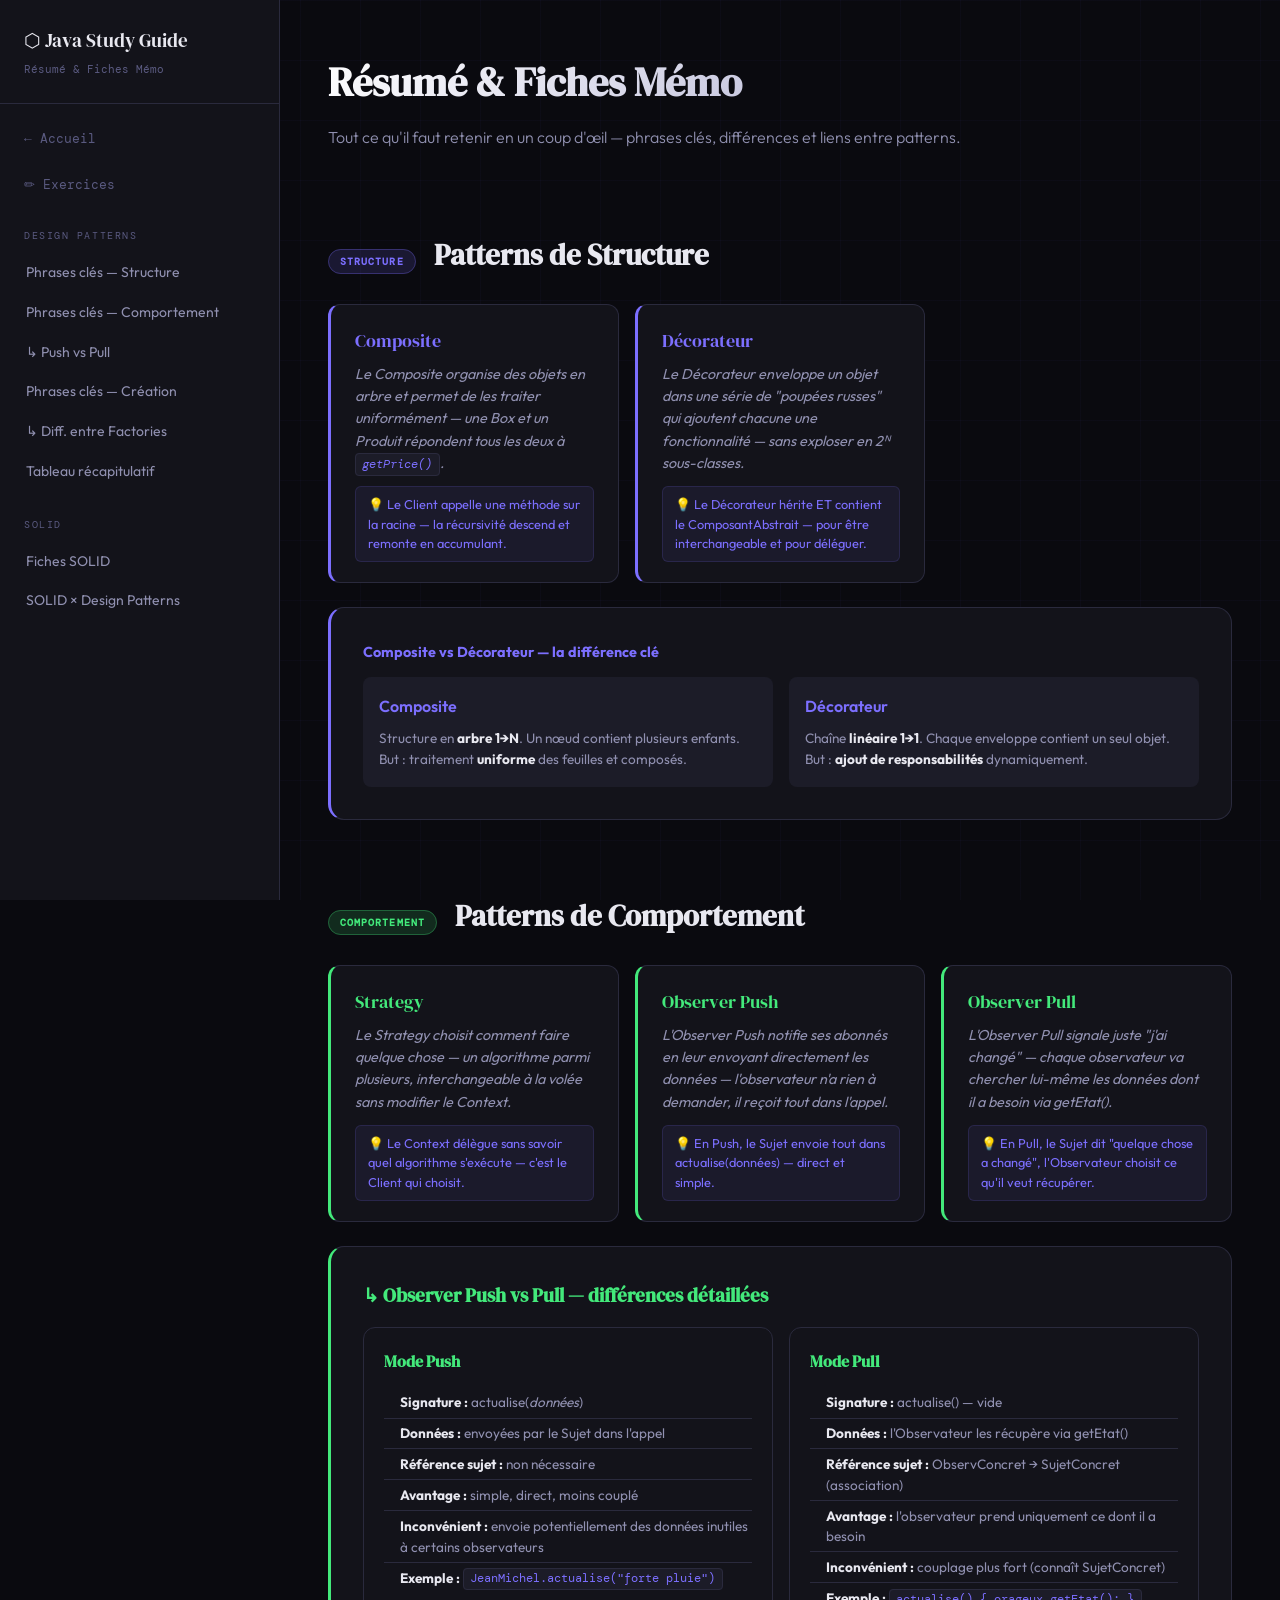
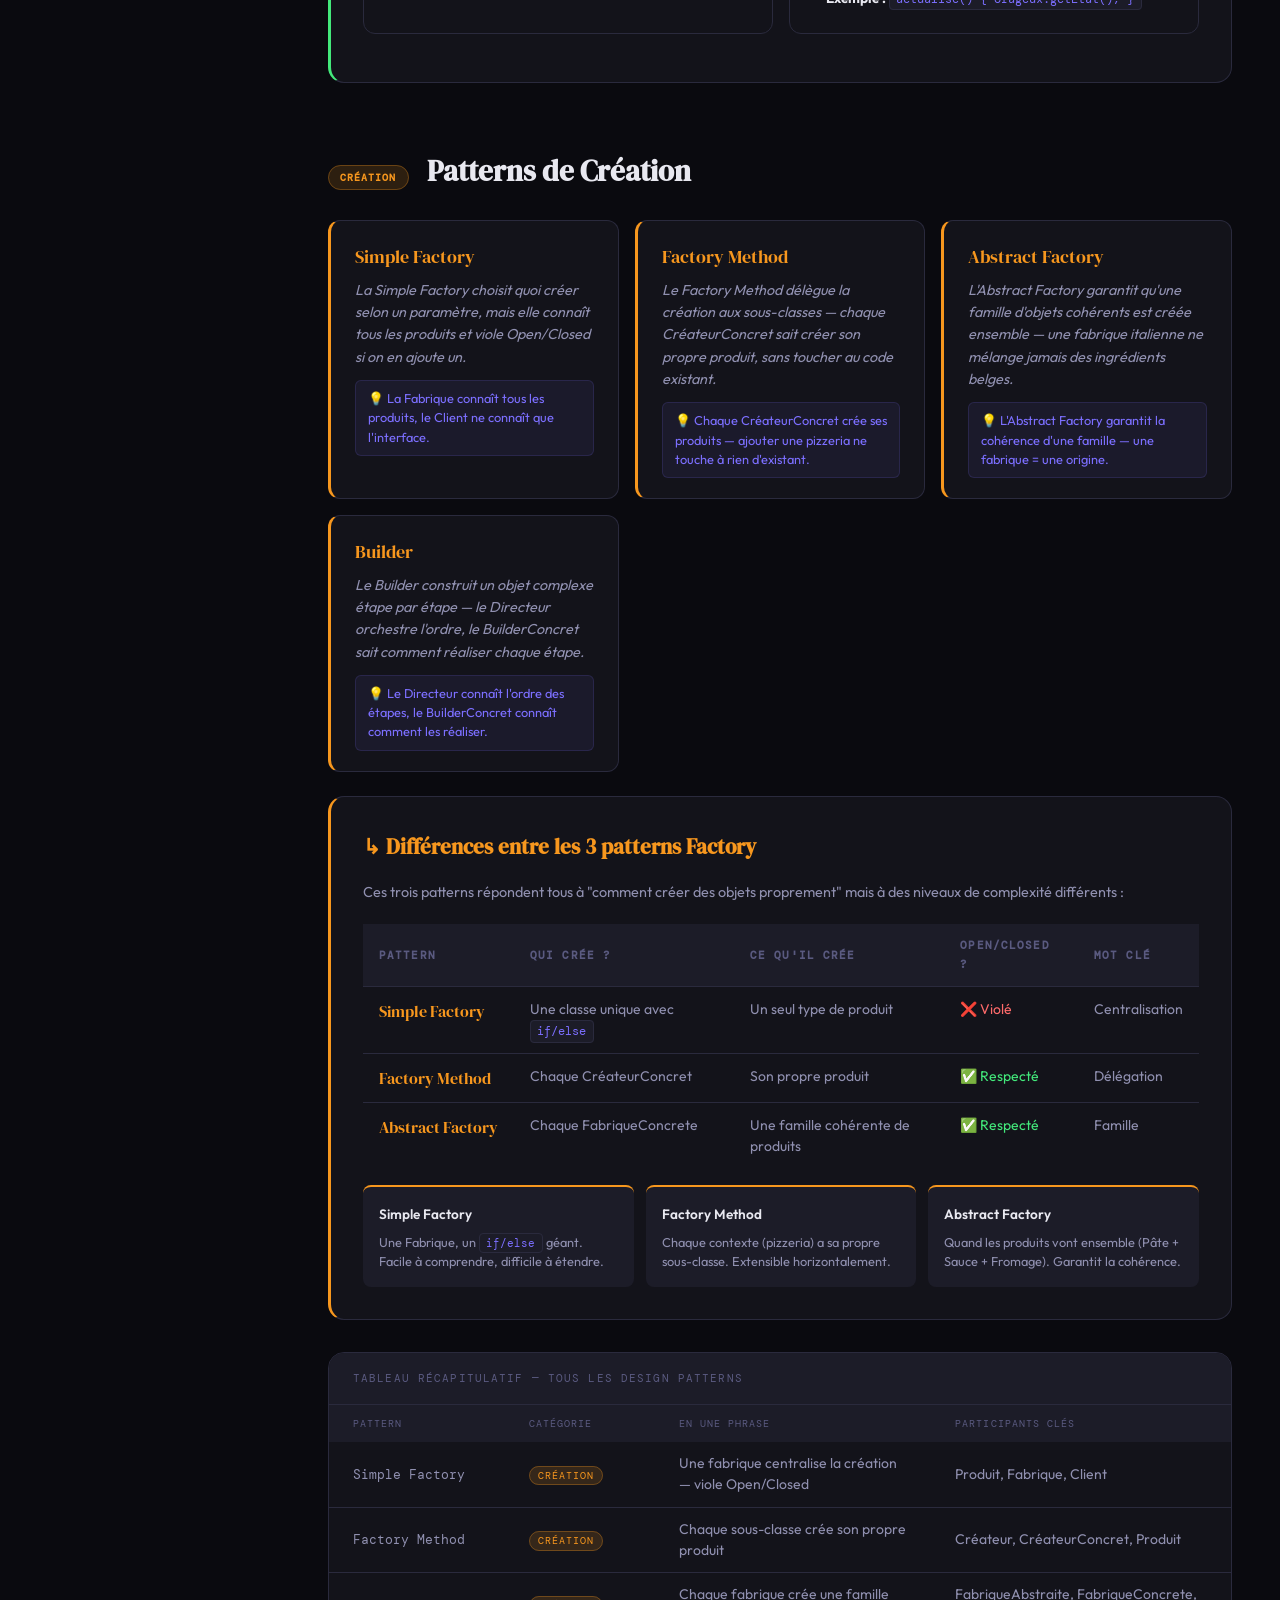
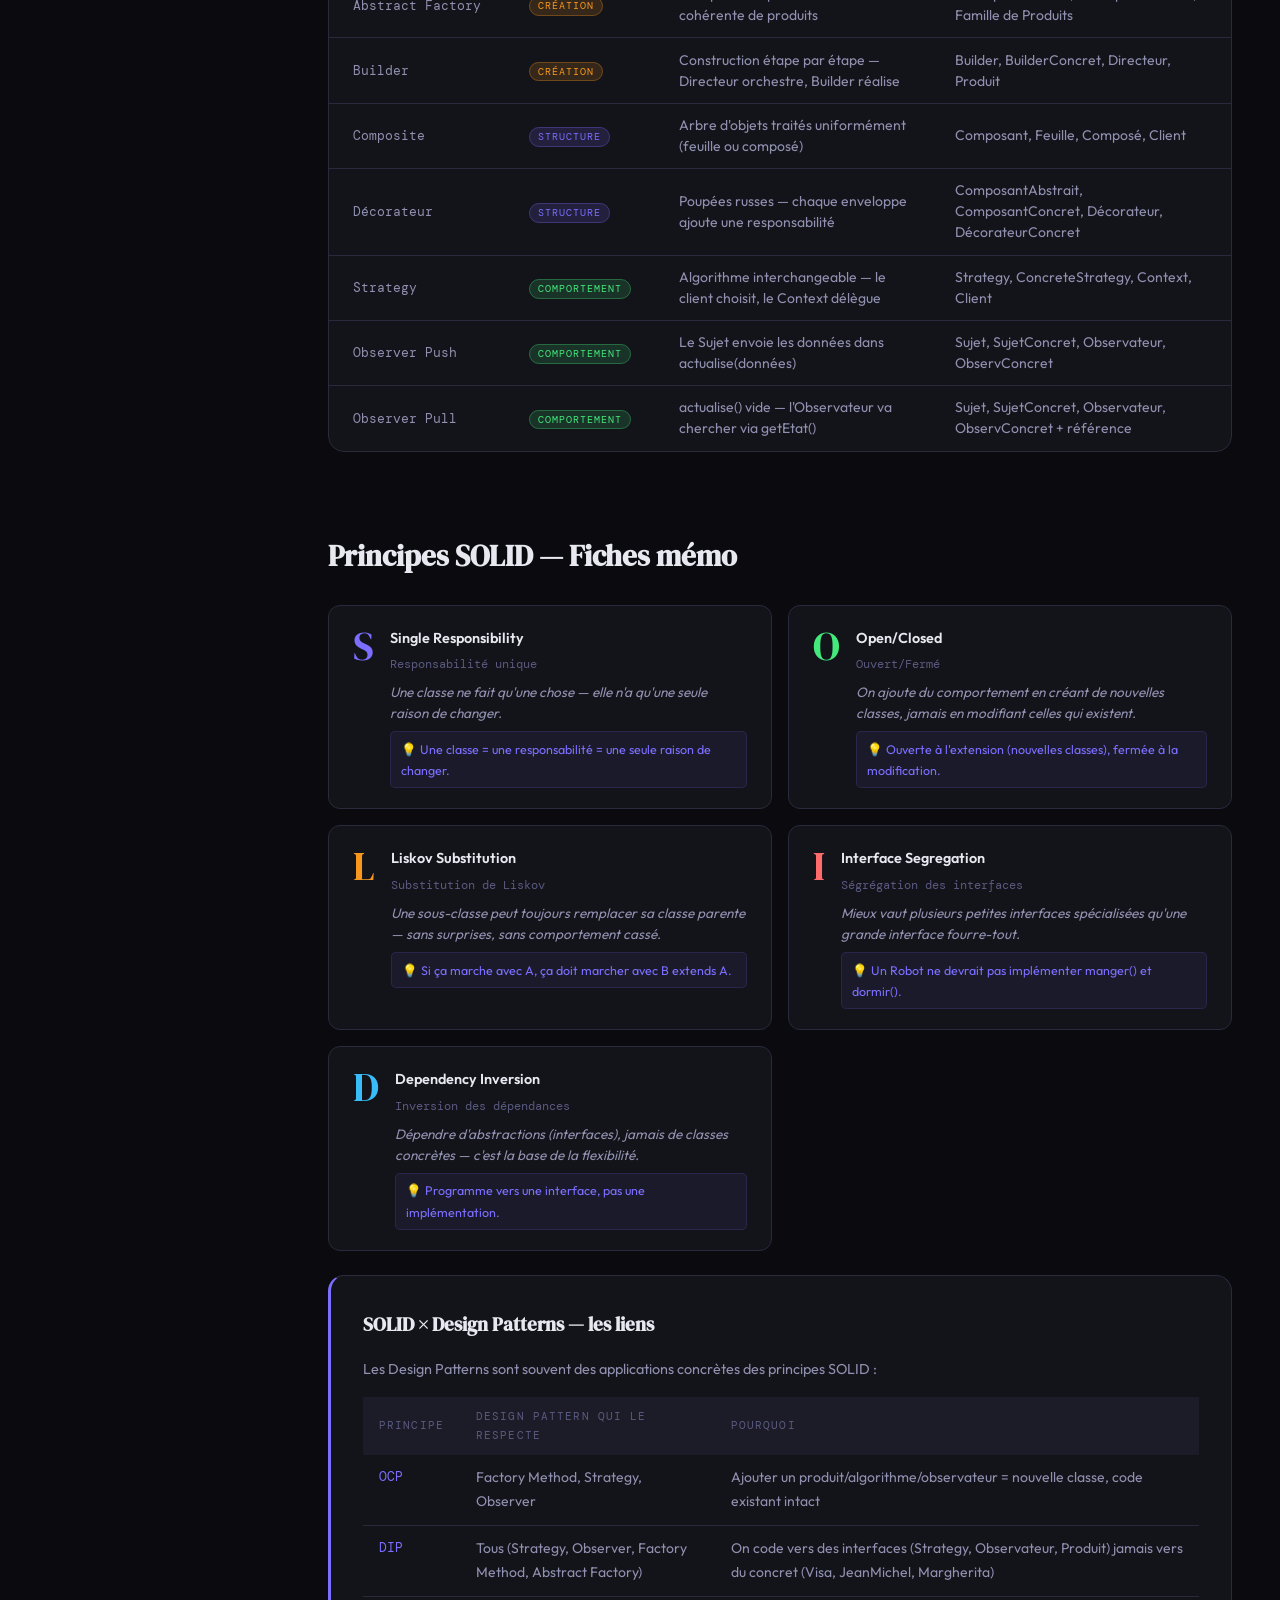
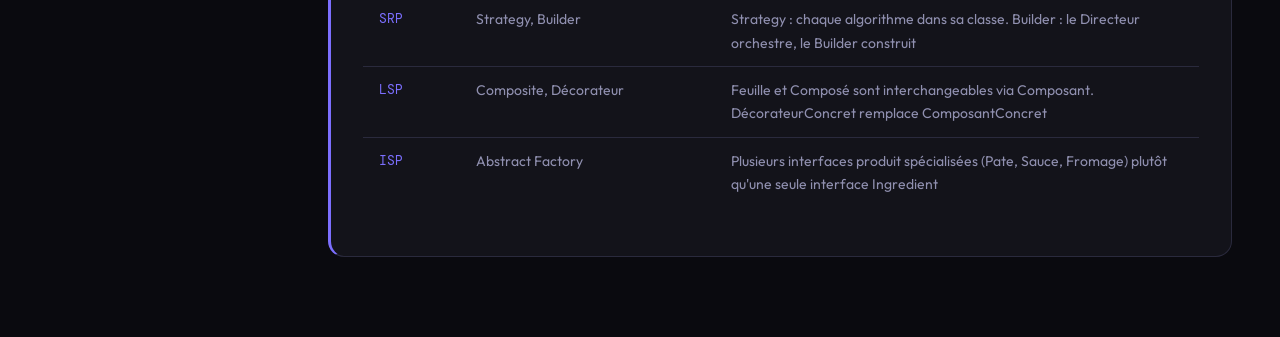
<file: resume.html>
<!DOCTYPE html>
<html lang="fr">
<head>
<meta charset="UTF-8">
<meta name="viewport" content="width=device-width, initial-scale=1.0">
<title>Résumé — Java Study</title>
<link rel="stylesheet" href="shared.css">
<style>
.sidebar-nav-home {
  display: flex; align-items: center; gap: 0.5rem;
  padding: 0.5rem 1.5rem; color: var(--text3);
  text-decoration: none; font-size: 0.8rem;
  font-family: 'DM Mono', monospace;
  margin-bottom: 0.5rem; transition: color 0.2s;
}
.sidebar-nav-home:hover { color: var(--text); }

/* MEMO CARDS GRID */
.memo-grid {
  display: grid;
  grid-template-columns: repeat(auto-fill, minmax(280px, 1fr));
  gap: 1rem;
  margin: 1.5rem 0;
}

.memo-card {
  background: var(--surface);
  border: 1px solid var(--border);
  border-radius: 12px;
  padding: 1.25rem 1.5rem;
  transition: transform 0.2s, box-shadow 0.2s;
  scroll-margin-top: 2rem;
}
.memo-card:hover {
  transform: translateY(-2px);
  box-shadow: 0 8px 30px rgba(0,0,0,0.3);
}

.memo-card.creation { border-left: 3px solid var(--creation); }
.memo-card.structure { border-left: 3px solid var(--structure); }
.memo-card.comportement { border-left: 3px solid var(--comportement); }

.memo-pattern-name {
  font-family: 'DM Serif Display', serif;
  font-size: 1.15rem;
  margin-bottom: 0.4rem;
}
.memo-pattern-name.creation { color: var(--creation); }
.memo-pattern-name.structure { color: var(--structure); }
.memo-pattern-name.comportement { color: var(--comportement); }

.memo-phrase {
  font-size: 0.9rem;
  color: var(--text2);
  line-height: 1.55;
  margin-bottom: 0.75rem;
  font-style: italic;
}

.memo-keyphrase {
  font-size: 0.8rem;
  color: var(--accent);
  background: rgba(124,111,255,0.08);
  border-radius: 6px;
  padding: 0.5rem 0.75rem;
  line-height: 1.5;
  border: 1px solid rgba(124,111,255,0.15);
}

/* FACTORY COMPARISON TABLE */
.factory-table {
  width: 100%;
  border-collapse: collapse;
  margin: 1rem 0;
  font-size: 0.875rem;
}
.factory-table th {
  text-align: left;
  padding: 0.75rem 1rem;
  font-family: 'DM Mono', monospace;
  font-size: 0.7rem;
  text-transform: uppercase;
  letter-spacing: 0.1em;
  color: var(--text3);
  background: var(--surface2);
  border-bottom: 1px solid var(--border);
}
.factory-table td {
  padding: 0.75rem 1rem;
  border-bottom: 1px solid var(--border);
  color: var(--text2);
  vertical-align: top;
  line-height: 1.5;
}
.factory-table tr:last-child td { border-bottom: none; }
.factory-table td:first-child {
  font-family: 'DM Serif Display', serif;
  font-size: 1rem;
  color: var(--creation);
  white-space: nowrap;
}
.factory-table tr:hover td { background: rgba(247,151,30,0.04); }

/* SOLID SUMMARY */
.solid-summary-grid {
  display: grid;
  grid-template-columns: repeat(auto-fill, minmax(300px, 1fr));
  gap: 1rem;
  margin: 1.5rem 0;
}
.solid-summary-card {
  background: var(--surface);
  border: 1px solid var(--border);
  border-radius: 12px;
  padding: 1.25rem 1.5rem;
  display: flex;
  gap: 1rem;
  align-items: flex-start;
  transition: transform 0.2s;
}
.solid-summary-card:hover { transform: translateY(-2px); }
.solid-big-letter {
  font-family: 'DM Serif Display', serif;
  font-size: 2.5rem;
  line-height: 1;
  flex-shrink: 0;
}
.solid-summary-card:nth-child(1) .solid-big-letter { color: #7c6fff; }
.solid-summary-card:nth-child(2) .solid-big-letter { color: #43e97b; }
.solid-summary-card:nth-child(3) .solid-big-letter { color: #f7971e; }
.solid-summary-card:nth-child(4) .solid-big-letter { color: #ff6b6b; }
.solid-summary-card:nth-child(5) .solid-big-letter { color: #38bdf8; }
.solid-summary-content {}
.solid-summary-name {
  font-weight: 600;
  font-size: 0.9rem;
  margin-bottom: 0.25rem;
}
.solid-summary-full {
  font-size: 0.75rem;
  font-family: 'DM Mono', monospace;
  color: var(--text3);
  margin-bottom: 0.5rem;
}
.solid-summary-phrase {
  font-size: 0.85rem;
  color: var(--text2);
  line-height: 1.5;
  font-style: italic;
}
.solid-summary-keyphrase {
  margin-top: 0.5rem;
  font-size: 0.78rem;
  color: var(--accent);
  background: rgba(124,111,255,0.08);
  border-radius: 5px;
  padding: 0.4rem 0.6rem;
  border: 1px solid rgba(124,111,255,0.15);
}

/* QUICK REF TABLE */
.quick-ref {
  background: var(--surface);
  border: 1px solid var(--border);
  border-radius: 16px;
  overflow: hidden;
  margin: 1.5rem 0;
}
.quick-ref-header {
  padding: 1rem 1.5rem;
  background: var(--surface2);
  border-bottom: 1px solid var(--border);
  font-family: 'DM Mono', monospace;
  font-size: 0.7rem;
  text-transform: uppercase;
  letter-spacing: 0.1em;
  color: var(--text3);
}
.quick-ref table {
  width: 100%;
  border-collapse: collapse;
  font-size: 0.875rem;
}
.quick-ref th {
  text-align: left;
  padding: 0.6rem 1.5rem;
  background: var(--surface2);
  color: var(--text3);
  font-family: 'DM Mono', monospace;
  font-size: 0.65rem;
  text-transform: uppercase;
  letter-spacing: 0.1em;
  font-weight: 400;
}
.quick-ref td {
  padding: 0.7rem 1.5rem;
  border-bottom: 1px solid var(--border);
  color: var(--text2);
  line-height: 1.5;
}
.quick-ref tr:last-child td { border-bottom: none; }
.quick-ref td:first-child {
  font-family: 'DM Mono', monospace;
  font-size: 0.8rem;
  white-space: nowrap;
}
.tag-creation { color: var(--creation); }
.tag-structure { color: var(--structure); }
.tag-comportement { color: var(--comportement); }
@media (max-width: 768px) {
  .quick-ref { overflow-x: auto; border-radius: 12px; }
  .quick-ref table { min-width: 560px; }
  .pushpull-grid { grid-template-columns: 1fr; }
}

/* DIFF PUSH PULL */
.pushpull-grid {
  display: grid;
  grid-template-columns: 1fr 1fr;
  gap: 1rem;
  margin: 1rem 0;
}
.pushpull-card {
  background: var(--surface);
  border: 1px solid var(--border);
  border-radius: 12px;
  padding: 1.25rem;
}
.pushpull-card h4 {
  font-family: 'DM Serif Display', serif;
  font-size: 1rem;
  margin-bottom: 0.75rem;
  color: var(--comportement);
}
.pushpull-card ul {
  list-style: none;
  padding: 0;
}
.pushpull-card li {
  font-size: 0.85rem;
  color: var(--text2);
  padding: 0.3rem 0;
  padding-left: 1rem;
  border-bottom: 1px solid var(--border);
  line-height: 1.5;
}
.pushpull-card li:last-child { border-bottom: none; }
.pushpull-card li strong { color: var(--text); }
</style>
</head>
<body>
<div class="grid-bg"></div>
<button class="menu-toggle" aria-label="Menu"><span></span><span></span><span></span></button>
<div class="sidebar-overlay"></div>
<div class="page-wrapper">

<!-- SIDEBAR -->
<aside class="sidebar">
  <div class="sidebar-logo">
    <a href="index.html">⬡ Java Study Guide</a>
    <span>Résumé & Fiches Mémo</span>
  </div>
  <a href="index.html" class="sidebar-nav-home">← Accueil</a>
  <a href="exercices.html" class="sidebar-nav-home">✏ Exercices</a>

  <div class="sidebar-section">Design Patterns</div>
  <a href="#dp-phrases-struct" class="sidebar-link structure">Phrases clés — Structure</a>
  <a href="#dp-phrases-comp" class="sidebar-link comportement">Phrases clés — Comportement</a>
  <a href="#observer-diff" class="sidebar-link comportement">↳ Push vs Pull</a>
  <a href="#dp-phrases" class="sidebar-link creation">Phrases clés — Création</a>
  <a href="#factory-diff" class="sidebar-link creation">↳ Diff. entre Factories</a>
  <a href="#quick-ref" class="sidebar-link">Tableau récapitulatif</a>

  <div class="sidebar-section">SOLID</div>
  <a href="#solid-resume" class="sidebar-link">Fiches SOLID</a>
  <a href="#solid-liens" class="sidebar-link">SOLID × Design Patterns</a>
</aside>

<!-- MAIN -->
<main class="main-content">
  <h1 class="page-title">Résumé & Fiches Mémo</h1>
  <p class="page-subtitle">Tout ce qu'il faut retenir en un coup d'œil — phrases clés, différences et liens entre patterns.</p>

  <!-- STRUCTURE -->
  <h2 class="section-title" id="dp-phrases-struct" style="margin-top:2.5rem">
    <span class="category-badge badge-structure" style="font-size:0.65rem;padding:0.3rem 0.7rem;margin-right:0.75rem">Structure</span>
    Patterns de Structure
  </h2>

  <div class="memo-grid">
    <div class="memo-card structure">
      <div class="memo-pattern-name structure">Composite</div>
      <div class="memo-phrase">Le Composite organise des objets en arbre et permet de les traiter uniformément — une Box et un Produit répondent tous les deux à <code>getPrice()</code>.</div>
      <div class="memo-keyphrase">💡 Le Client appelle une méthode sur la racine — la récursivité descend et remonte en accumulant.</div>
    </div>

    <div class="memo-card structure">
      <div class="memo-pattern-name structure">Décorateur</div>
      <div class="memo-phrase">Le Décorateur enveloppe un objet dans une série de "poupées russes" qui ajoutent chacune une fonctionnalité — sans exploser en 2ᴺ sous-classes.</div>
      <div class="memo-keyphrase">💡 Le Décorateur hérite ET contient le ComposantAbstrait — pour être interchangeable et pour déléguer.</div>
    </div>
  </div>

  <div class="pattern-card structure" style="margin-top:1rem">
    <h4 style="font-size:0.9rem;margin-bottom:0.75rem;color:var(--structure)">Composite vs Décorateur — la différence clé</h4>
    <div style="display:grid;grid-template-columns:1fr 1fr;gap:1rem">
      <div style="background:var(--surface2);border-radius:8px;padding:1rem">
        <div style="font-weight:600;margin-bottom:0.5rem;color:var(--structure)">Composite</div>
        <div style="color:var(--text2);font-size:0.85rem;line-height:1.6">Structure en <strong style="color:var(--text)">arbre 1→N</strong>. Un nœud contient plusieurs enfants. But : traitement <strong style="color:var(--text)">uniforme</strong> des feuilles et composés.</div>
      </div>
      <div style="background:var(--surface2);border-radius:8px;padding:1rem">
        <div style="font-weight:600;margin-bottom:0.5rem;color:var(--structure)">Décorateur</div>
        <div style="color:var(--text2);font-size:0.85rem;line-height:1.6">Chaîne <strong style="color:var(--text)">linéaire 1→1</strong>. Chaque enveloppe contient un seul objet. But : <strong style="color:var(--text)">ajout de responsabilités</strong> dynamiquement.</div>
      </div>
    </div>
  </div>

  <!-- COMPORTEMENT -->
  <h2 class="section-title" id="dp-phrases-comp" style="margin-top:2.5rem">
    <span class="category-badge badge-comportement" style="font-size:0.65rem;padding:0.3rem 0.7rem;margin-right:0.75rem">Comportement</span>
    Patterns de Comportement
  </h2>

  <div class="memo-grid">
    <div class="memo-card comportement">
      <div class="memo-pattern-name comportement">Strategy</div>
      <div class="memo-phrase">Le Strategy choisit <em>comment</em> faire quelque chose — un algorithme parmi plusieurs, interchangeable à la volée sans modifier le Context.</div>
      <div class="memo-keyphrase">💡 Le Context délègue sans savoir quel algorithme s'exécute — c'est le Client qui choisit.</div>
    </div>

    <div class="memo-card comportement">
      <div class="memo-pattern-name comportement">Observer Push</div>
      <div class="memo-phrase">L'Observer Push notifie ses abonnés en leur <em>envoyant</em> directement les données — l'observateur n'a rien à demander, il reçoit tout dans l'appel.</div>
      <div class="memo-keyphrase">💡 En Push, le Sujet envoie tout dans actualise(données) — direct et simple.</div>
    </div>

    <div class="memo-card comportement">
      <div class="memo-pattern-name comportement">Observer Pull</div>
      <div class="memo-phrase">L'Observer Pull signale juste "j'ai changé" — chaque observateur <em>va chercher</em> lui-même les données dont il a besoin via getEtat().</div>
      <div class="memo-keyphrase">💡 En Pull, le Sujet dit "quelque chose a changé", l'Observateur choisit ce qu'il veut récupérer.</div>
    </div>
  </div>

  <!-- PUSH VS PULL DIFF -->
  <div class="pattern-card comportement" id="observer-diff" style="margin-top:1rem">
    <h3 style="font-family:'DM Serif Display',serif;font-size:1.2rem;margin-bottom:1rem;color:var(--comportement)">↳ Observer Push vs Pull — différences détaillées</h3>
    <div class="pushpull-grid">
      <div class="pushpull-card">
        <h4>Mode Push</h4>
        <ul>
          <li><strong>Signature :</strong> actualise(<em>données</em>)</li>
          <li><strong>Données :</strong> envoyées par le Sujet dans l'appel</li>
          <li><strong>Référence sujet :</strong> non nécessaire</li>
          <li><strong>Avantage :</strong> simple, direct, moins couplé</li>
          <li><strong>Inconvénient :</strong> envoie potentiellement des données inutiles à certains observateurs</li>
          <li><strong>Exemple :</strong> <code>JeanMichel.actualise("forte pluie")</code></li>
        </ul>
      </div>
      <div class="pushpull-card">
        <h4>Mode Pull</h4>
        <ul>
          <li><strong>Signature :</strong> actualise() — vide</li>
          <li><strong>Données :</strong> l'Observateur les récupère via getEtat()</li>
          <li><strong>Référence sujet :</strong> ObservConcret → SujetConcret (association)</li>
          <li><strong>Avantage :</strong> l'observateur prend uniquement ce dont il a besoin</li>
          <li><strong>Inconvénient :</strong> couplage plus fort (connaît SujetConcret)</li>
          <li><strong>Exemple :</strong> <code>actualise() { orageux.getEtat(); }</code></li>
        </ul>
      </div>
    </div>
  </div>

  <!-- QUICK REF TABLE -->
  <!-- DP CREATION -->
  <h2 class="section-title" id="dp-phrases">
    <span class="category-badge badge-creation" style="font-size:0.65rem;padding:0.3rem 0.7rem;margin-right:0.75rem">Création</span>
    Patterns de Création
  </h2>

  <div class="memo-grid">
    <div class="memo-card creation">
      <div class="memo-pattern-name creation">Simple Factory</div>
      <div class="memo-phrase">La Simple Factory choisit <em>quoi créer</em> selon un paramètre, mais elle connaît tous les produits et viole Open/Closed si on en ajoute un.</div>
      <div class="memo-keyphrase">💡 La Fabrique connaît tous les produits, le Client ne connaît que l'interface.</div>
    </div>

    <div class="memo-card creation">
      <div class="memo-pattern-name creation">Factory Method</div>
      <div class="memo-phrase">Le Factory Method délègue la création aux sous-classes — chaque CréateurConcret sait créer son propre produit, sans toucher au code existant.</div>
      <div class="memo-keyphrase">💡 Chaque CréateurConcret crée ses produits — ajouter une pizzeria ne touche à rien d'existant.</div>
    </div>

    <div class="memo-card creation">
      <div class="memo-pattern-name creation">Abstract Factory</div>
      <div class="memo-phrase">L'Abstract Factory garantit qu'une famille d'objets cohérents est créée ensemble — une fabrique italienne ne mélange jamais des ingrédients belges.</div>
      <div class="memo-keyphrase">💡 L'Abstract Factory garantit la cohérence d'une famille — une fabrique = une origine.</div>
    </div>

    <div class="memo-card creation">
      <div class="memo-pattern-name creation">Builder</div>
      <div class="memo-phrase">Le Builder construit un objet complexe étape par étape — le Directeur orchestre l'ordre, le BuilderConcret sait comment réaliser chaque étape.</div>
      <div class="memo-keyphrase">💡 Le Directeur connaît l'ordre des étapes, le BuilderConcret connaît comment les réaliser.</div>
    </div>
  </div>

  <!-- FACTORY COMPARISON -->
  <div class="pattern-card creation" id="factory-diff" style="margin-top:1.5rem">
    <h3 style="font-family:'DM Serif Display',serif;font-size:1.3rem;margin-bottom:1rem;color:var(--creation)">↳ Différences entre les 3 patterns Factory</h3>
    <p style="color:var(--text2);font-size:0.9rem;margin-bottom:1.25rem">Ces trois patterns répondent tous à "comment créer des objets proprement" mais à des niveaux de complexité différents :</p>

    <table class="factory-table">
      <thead>
        <tr>
          <th>Pattern</th>
          <th>Qui crée ?</th>
          <th>Ce qu'il crée</th>
          <th>Open/Closed ?</th>
          <th>Mot clé</th>
        </tr>
      </thead>
      <tbody>
        <tr>
          <td>Simple Factory</td>
          <td>Une classe unique avec <code>if/else</code></td>
          <td>Un seul type de produit</td>
          <td style="color:var(--accent2)">❌ Violé</td>
          <td>Centralisation</td>
        </tr>
        <tr>
          <td>Factory Method</td>
          <td>Chaque CréateurConcret</td>
          <td>Son propre produit</td>
          <td style="color:var(--accent3)">✅ Respecté</td>
          <td>Délégation</td>
        </tr>
        <tr>
          <td>Abstract Factory</td>
          <td>Chaque FabriqueConcrete</td>
          <td>Une famille cohérente de produits</td>
          <td style="color:var(--accent3)">✅ Respecté</td>
          <td>Famille</td>
        </tr>
      </tbody>
    </table>

    <div style="display:grid;grid-template-columns:repeat(3,1fr);gap:0.75rem;margin-top:1rem">
      <div style="background:var(--surface2);border-radius:8px;padding:1rem;border-top:2px solid var(--creation)">
        <div style="font-weight:600;margin-bottom:0.4rem;font-size:0.85rem">Simple Factory</div>
        <div style="color:var(--text2);font-size:0.8rem;line-height:1.5">Une Fabrique, un <code>if/else</code> géant. Facile à comprendre, difficile à étendre.</div>
      </div>
      <div style="background:var(--surface2);border-radius:8px;padding:1rem;border-top:2px solid var(--creation)">
        <div style="font-weight:600;margin-bottom:0.4rem;font-size:0.85rem">Factory Method</div>
        <div style="color:var(--text2);font-size:0.8rem;line-height:1.5">Chaque contexte (pizzeria) a sa propre sous-classe. Extensible horizontalement.</div>
      </div>
      <div style="background:var(--surface2);border-radius:8px;padding:1rem;border-top:2px solid var(--creation)">
        <div style="font-weight:600;margin-bottom:0.4rem;font-size:0.85rem">Abstract Factory</div>
        <div style="color:var(--text2);font-size:0.8rem;line-height:1.5">Quand les produits vont ensemble (Pâte + Sauce + Fromage). Garantit la cohérence.</div>
      </div>
    </div>
  </div>

  <div class="quick-ref" id="quick-ref" style="margin-top:2rem">
    <div class="quick-ref-header">Tableau récapitulatif — tous les Design Patterns</div>
    <table>
      <thead>
        <tr>
          <th>Pattern</th>
          <th>Catégorie</th>
          <th>En une phrase</th>
          <th>Participants clés</th>
        </tr>
      </thead>
      <tbody>
        <tr>
          <td class="tag-creation">Simple Factory</td>
          <td><span class="category-badge badge-creation" style="font-size:0.6rem;padding:0.15rem 0.5rem">Création</span></td>
          <td>Une fabrique centralise la création — viole Open/Closed</td>
          <td>Produit, Fabrique, Client</td>
        </tr>
        <tr>
          <td class="tag-creation">Factory Method</td>
          <td><span class="category-badge badge-creation" style="font-size:0.6rem;padding:0.15rem 0.5rem">Création</span></td>
          <td>Chaque sous-classe crée son propre produit</td>
          <td>Créateur, CréateurConcret, Produit</td>
        </tr>
        <tr>
          <td class="tag-creation">Abstract Factory</td>
          <td><span class="category-badge badge-creation" style="font-size:0.6rem;padding:0.15rem 0.5rem">Création</span></td>
          <td>Chaque fabrique crée une famille cohérente de produits</td>
          <td>FabriqueAbstraite, FabriqueConcrete, Famille de Produits</td>
        </tr>
        <tr>
          <td class="tag-creation">Builder</td>
          <td><span class="category-badge badge-creation" style="font-size:0.6rem;padding:0.15rem 0.5rem">Création</span></td>
          <td>Construction étape par étape — Directeur orchestre, Builder réalise</td>
          <td>Builder, BuilderConcret, Directeur, Produit</td>
        </tr>
        <tr>
          <td class="tag-structure">Composite</td>
          <td><span class="category-badge badge-structure" style="font-size:0.6rem;padding:0.15rem 0.5rem">Structure</span></td>
          <td>Arbre d'objets traités uniformément (feuille ou composé)</td>
          <td>Composant, Feuille, Composé, Client</td>
        </tr>
        <tr>
          <td class="tag-structure">Décorateur</td>
          <td><span class="category-badge badge-structure" style="font-size:0.6rem;padding:0.15rem 0.5rem">Structure</span></td>
          <td>Poupées russes — chaque enveloppe ajoute une responsabilité</td>
          <td>ComposantAbstrait, ComposantConcret, Décorateur, DécorateurConcret</td>
        </tr>
        <tr>
          <td class="tag-comportement">Strategy</td>
          <td><span class="category-badge badge-comportement" style="font-size:0.6rem;padding:0.15rem 0.5rem">Comportement</span></td>
          <td>Algorithme interchangeable — le client choisit, le Context délègue</td>
          <td>Strategy, ConcreteStrategy, Context, Client</td>
        </tr>
        <tr>
          <td class="tag-comportement">Observer Push</td>
          <td><span class="category-badge badge-comportement" style="font-size:0.6rem;padding:0.15rem 0.5rem">Comportement</span></td>
          <td>Le Sujet envoie les données dans actualise(données)</td>
          <td>Sujet, SujetConcret, Observateur, ObservConcret</td>
        </tr>
        <tr>
          <td class="tag-comportement">Observer Pull</td>
          <td><span class="category-badge badge-comportement" style="font-size:0.6rem;padding:0.15rem 0.5rem">Comportement</span></td>
          <td>actualise() vide — l'Observateur va chercher via getEtat()</td>
          <td>Sujet, SujetConcret, Observateur, ObservConcret + référence</td>
        </tr>
      </tbody>
    </table>
  </div>

  <!-- SOLID RESUME -->
  <h2 class="section-title" id="solid-resume" style="margin-top:3rem">Principes SOLID — Fiches mémo</h2>

  <div class="solid-summary-grid">
    <div class="solid-summary-card">
      <div class="solid-big-letter">S</div>
      <div class="solid-summary-content">
        <div class="solid-summary-name">Single Responsibility</div>
        <div class="solid-summary-full">Responsabilité unique</div>
        <div class="solid-summary-phrase">Une classe ne fait qu'une chose — elle n'a qu'une seule raison de changer.</div>
        <div class="solid-summary-keyphrase">💡 Une classe = une responsabilité = une seule raison de changer.</div>
      </div>
    </div>

    <div class="solid-summary-card">
      <div class="solid-big-letter">O</div>
      <div class="solid-summary-content">
        <div class="solid-summary-name">Open/Closed</div>
        <div class="solid-summary-full">Ouvert/Fermé</div>
        <div class="solid-summary-phrase">On ajoute du comportement en créant de nouvelles classes, jamais en modifiant celles qui existent.</div>
        <div class="solid-summary-keyphrase">💡 Ouverte à l'extension (nouvelles classes), fermée à la modification.</div>
      </div>
    </div>

    <div class="solid-summary-card">
      <div class="solid-big-letter">L</div>
      <div class="solid-summary-content">
        <div class="solid-summary-name">Liskov Substitution</div>
        <div class="solid-summary-full">Substitution de Liskov</div>
        <div class="solid-summary-phrase">Une sous-classe peut toujours remplacer sa classe parente — sans surprises, sans comportement cassé.</div>
        <div class="solid-summary-keyphrase">💡 Si ça marche avec A, ça doit marcher avec B extends A.</div>
      </div>
    </div>

    <div class="solid-summary-card">
      <div class="solid-big-letter">I</div>
      <div class="solid-summary-content">
        <div class="solid-summary-name">Interface Segregation</div>
        <div class="solid-summary-full">Ségrégation des interfaces</div>
        <div class="solid-summary-phrase">Mieux vaut plusieurs petites interfaces spécialisées qu'une grande interface fourre-tout.</div>
        <div class="solid-summary-keyphrase">💡 Un Robot ne devrait pas implémenter manger() et dormir().</div>
      </div>
    </div>

    <div class="solid-summary-card">
      <div class="solid-big-letter">D</div>
      <div class="solid-summary-content">
        <div class="solid-summary-name">Dependency Inversion</div>
        <div class="solid-summary-full">Inversion des dépendances</div>
        <div class="solid-summary-phrase">Dépendre d'abstractions (interfaces), jamais de classes concrètes — c'est la base de la flexibilité.</div>
        <div class="solid-summary-keyphrase">💡 Programme vers une interface, pas une implémentation.</div>
      </div>
    </div>
  </div>

  <!-- SOLID × DP LIENS -->
  <div class="pattern-card" id="solid-liens" style="margin-top:1.5rem;border-left:3px solid var(--accent)">
    <h3 style="font-family:'DM Serif Display',serif;font-size:1.2rem;margin-bottom:1rem">SOLID × Design Patterns — les liens</h3>
    <p style="color:var(--text2);font-size:0.9rem;margin-bottom:1rem">Les Design Patterns sont souvent des applications concrètes des principes SOLID :</p>
    <table class="participants-table">
      <tr><th>Principe</th><th>Design Pattern qui le respecte</th><th>Pourquoi</th></tr>
      <tr>
        <td>OCP</td>
        <td>Factory Method, Strategy, Observer</td>
        <td>Ajouter un produit/algorithme/observateur = nouvelle classe, code existant intact</td>
      </tr>
      <tr>
        <td>DIP</td>
        <td>Tous (Strategy, Observer, Factory Method, Abstract Factory)</td>
        <td>On code vers des interfaces (Strategy, Observateur, Produit) jamais vers du concret (Visa, JeanMichel, Margherita)</td>
      </tr>
      <tr>
        <td>SRP</td>
        <td>Strategy, Builder</td>
        <td>Strategy : chaque algorithme dans sa classe. Builder : le Directeur orchestre, le Builder construit</td>
      </tr>
      <tr>
        <td>LSP</td>
        <td>Composite, Décorateur</td>
        <td>Feuille et Composé sont interchangeables via Composant. DécorateurConcret remplace ComposantConcret</td>
      </tr>
      <tr>
        <td>ISP</td>
        <td>Abstract Factory</td>
        <td>Plusieurs interfaces produit spécialisées (Pate, Sauce, Fromage) plutôt qu'une seule interface Ingredient</td>
      </tr>
    </table>
  </div>

</main>
</div>

<script>
const sections = document.querySelectorAll('[id]');
const links = document.querySelectorAll('.sidebar-link');
window.addEventListener('scroll', () => {
  let current = '';
  sections.forEach(s => {
    if (window.scrollY >= s.offsetTop - 100) current = s.id;
  });
  links.forEach(l => {
    l.classList.toggle('active', l.getAttribute('href') === '#' + current);
  });
});
</script>
<script src="shared.js"></script>
</body>
</html>
</file>
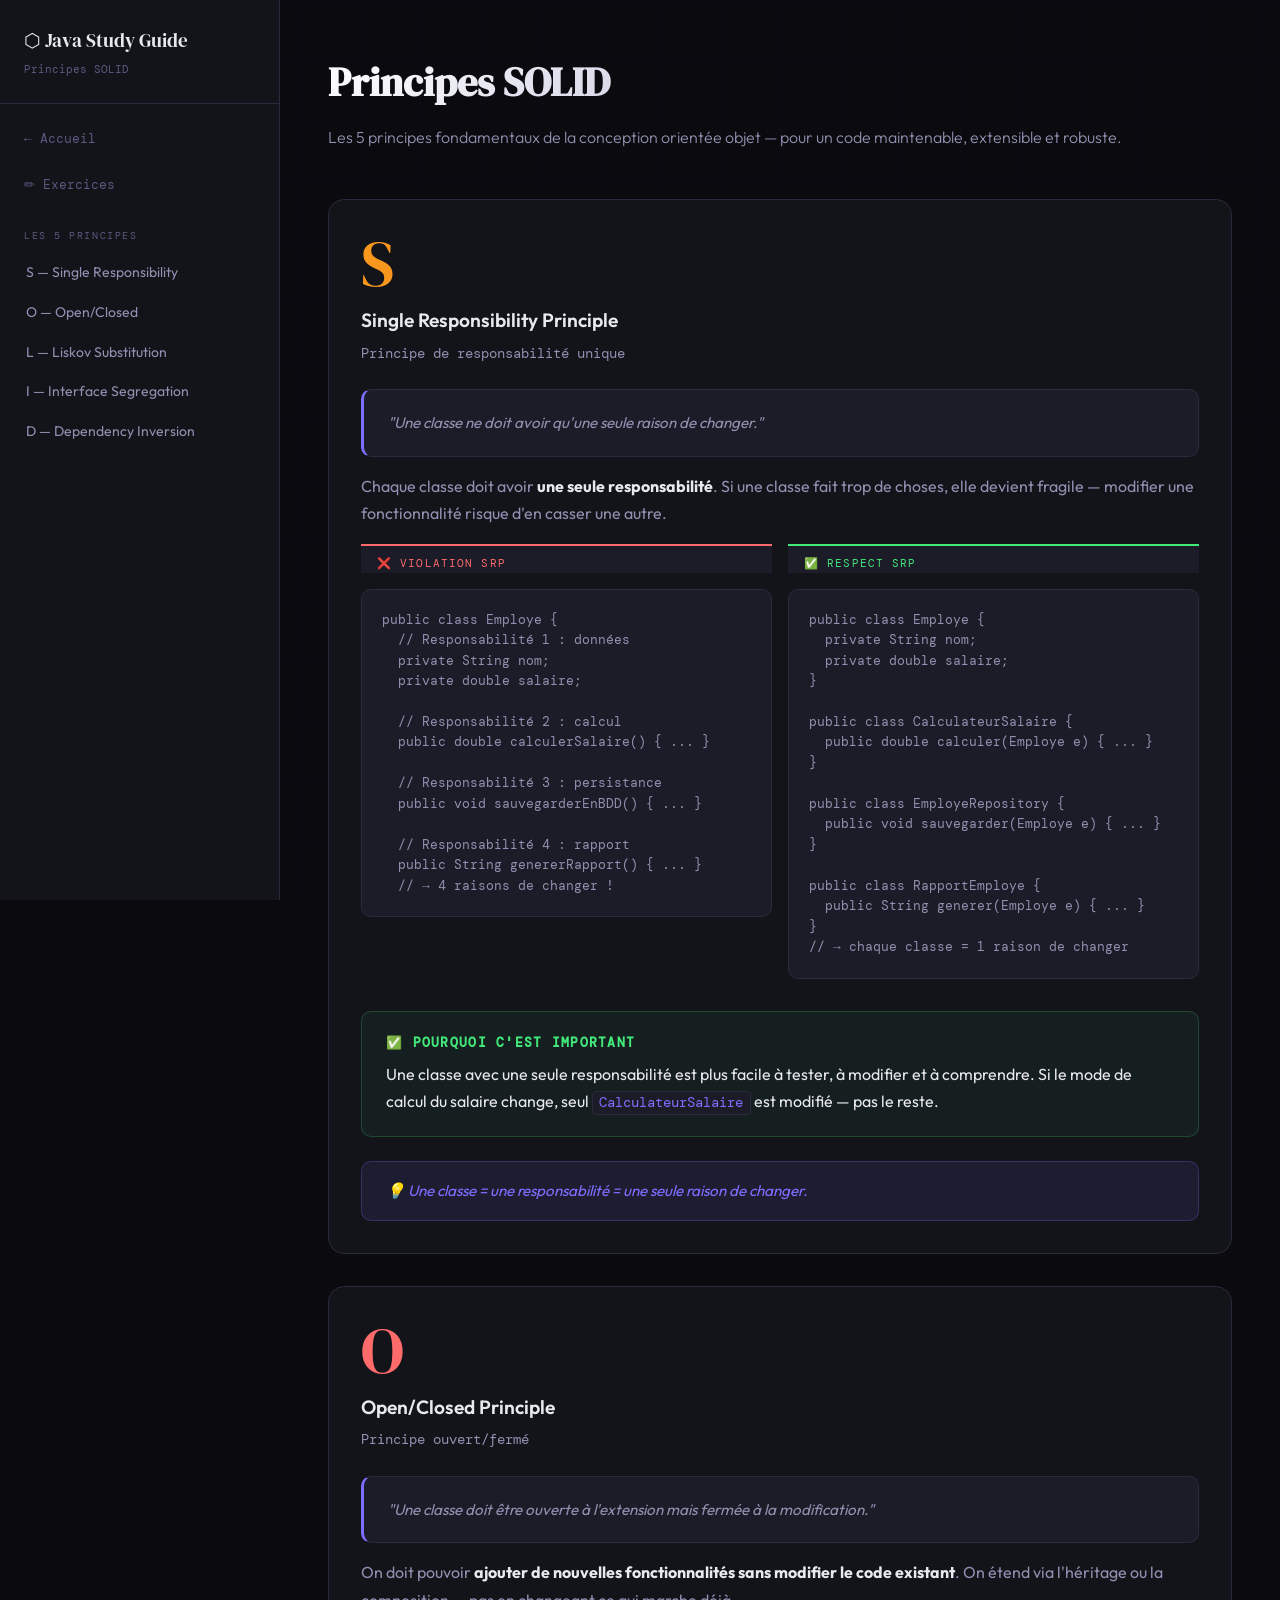
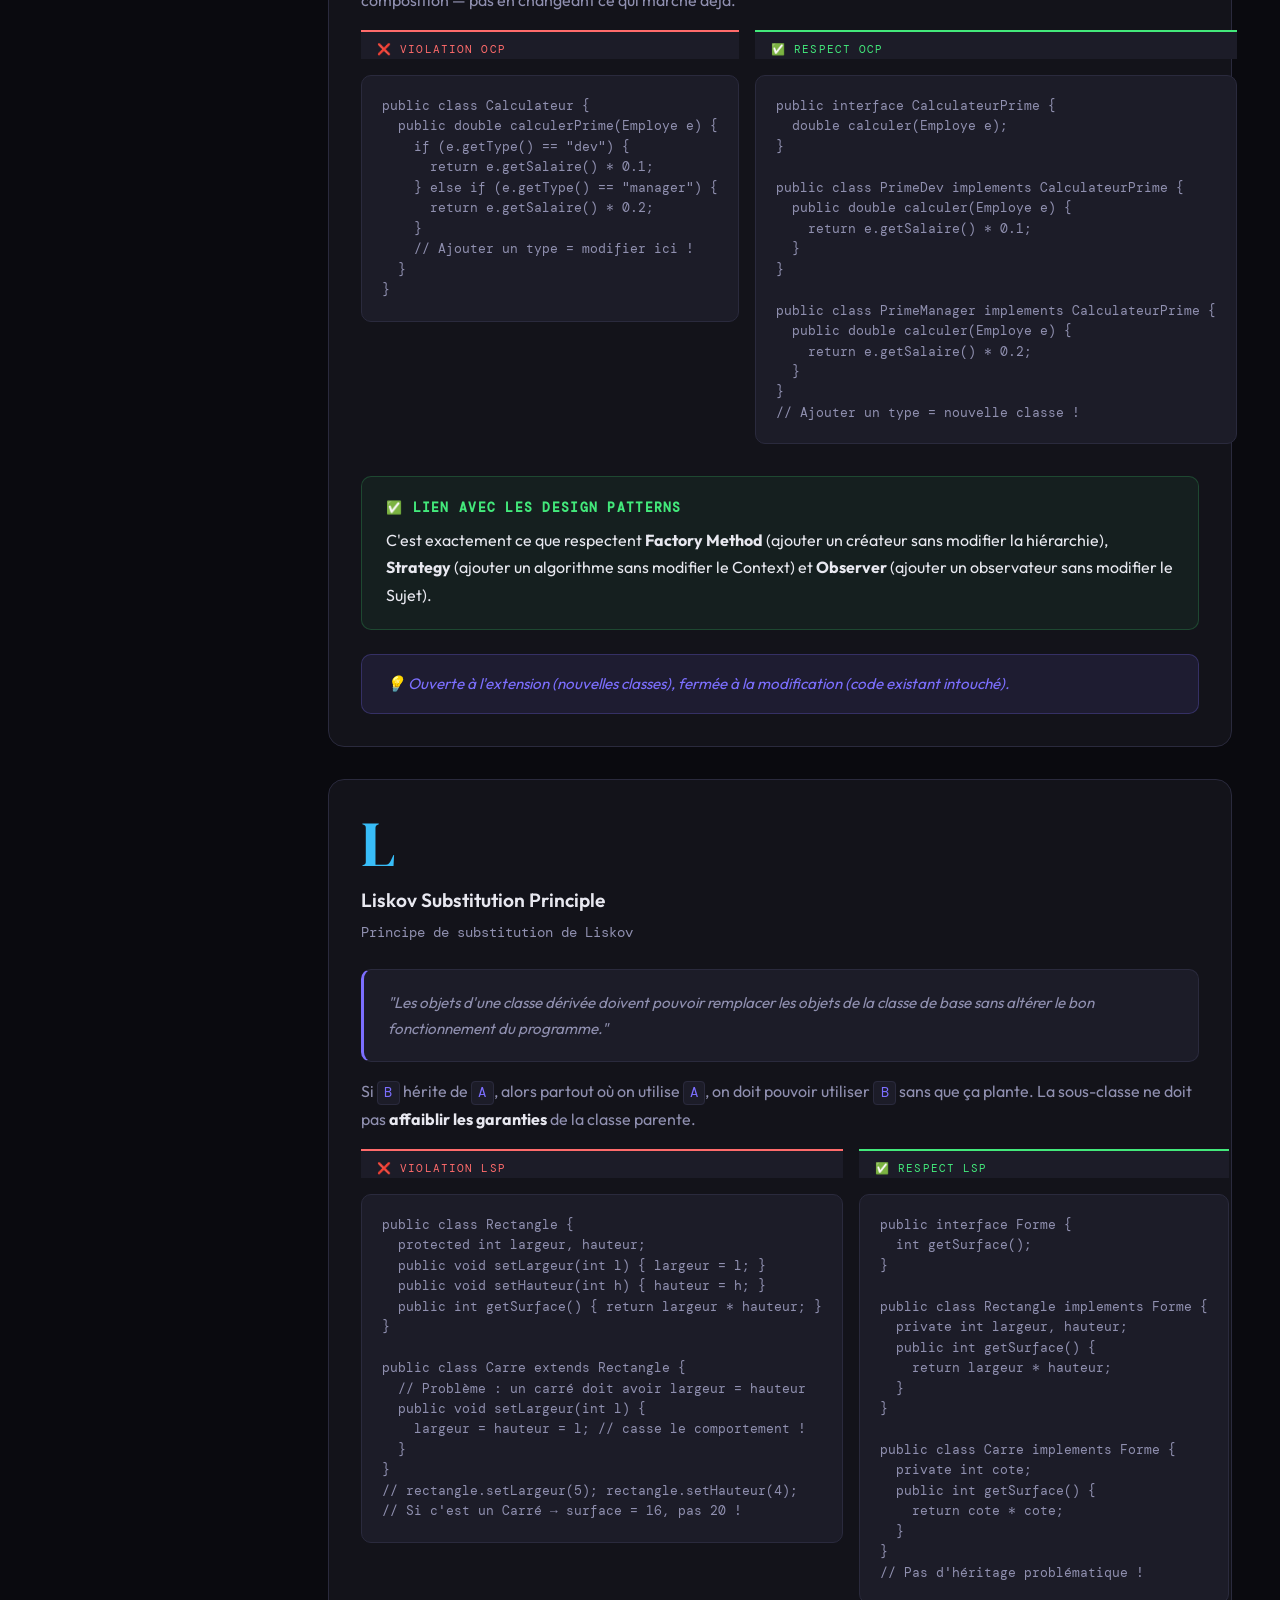
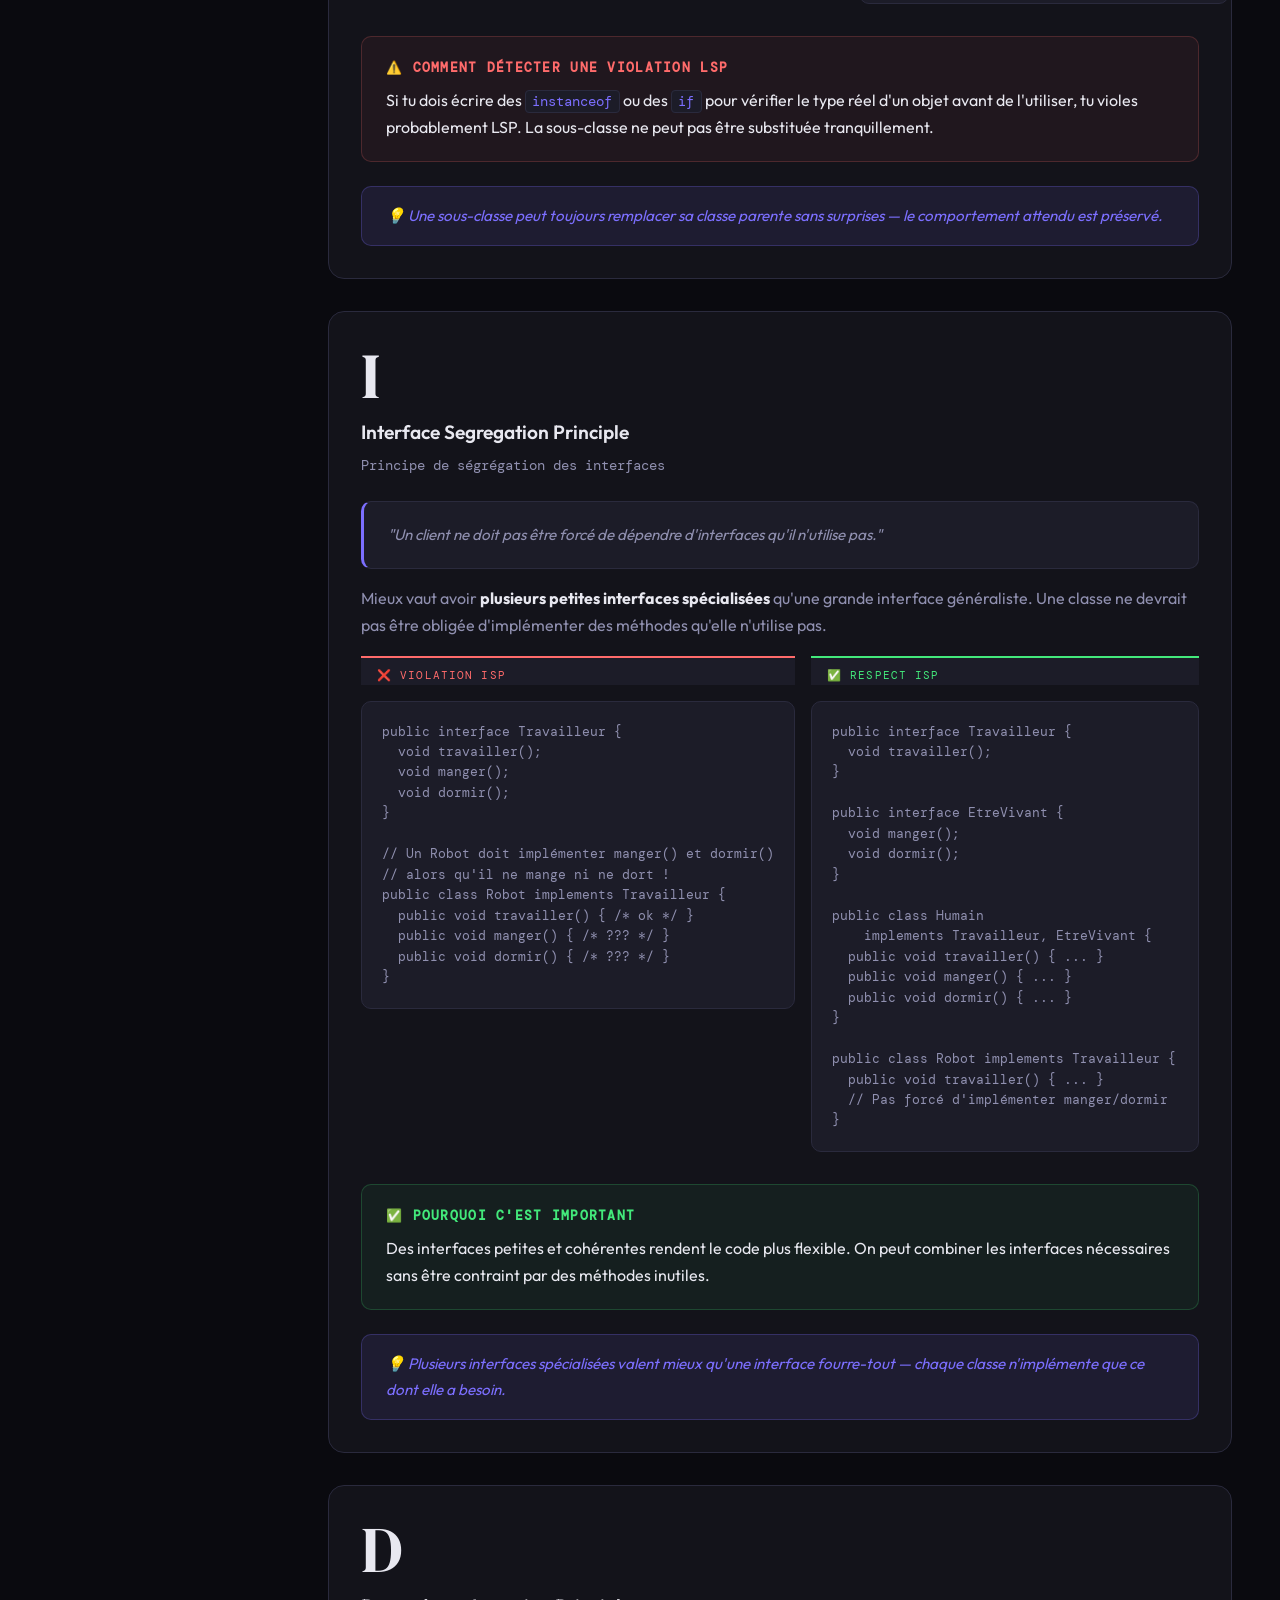
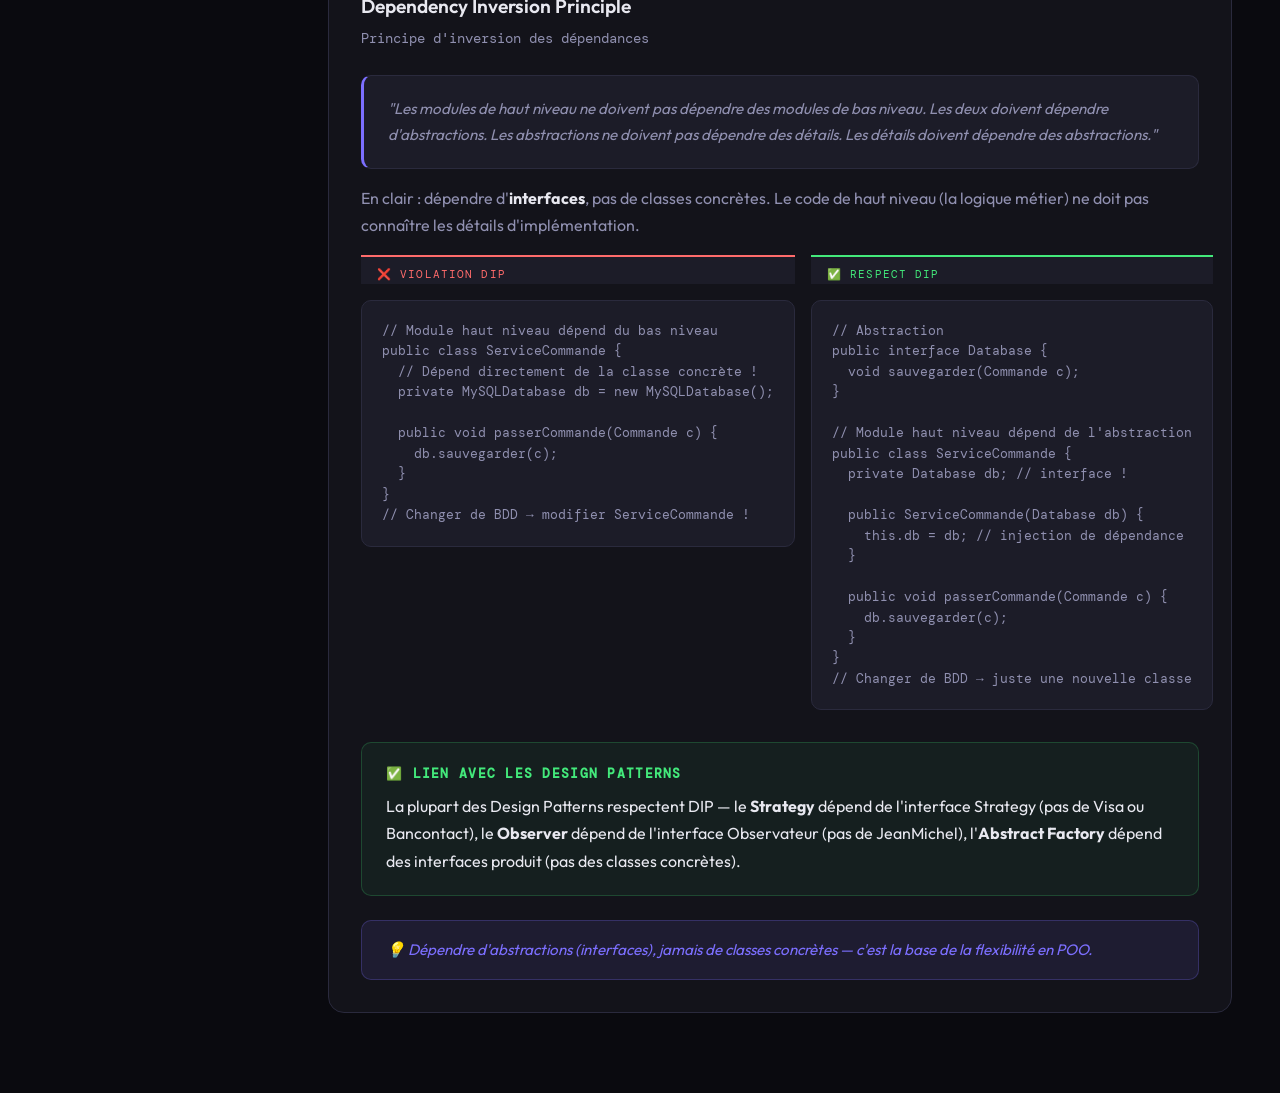
<file: solid.html>
<!DOCTYPE html>
<html lang="fr">
<head>
<meta charset="UTF-8">
<meta name="viewport" content="width=device-width, initial-scale=1.0">
<title>Principes SOLID — Java Study</title>
<link rel="stylesheet" href="shared.css">
<style>
.solid-card {
  background: var(--surface);
  border: 1px solid var(--border);
  border-radius: 16px;
  padding: 2rem;
  margin-bottom: 2rem;
  scroll-margin-top: 2rem;
}
.solid-letter {
  font-family: 'DM Serif Display', serif;
  font-size: 4rem;
  line-height: 1;
  margin-bottom: 0.5rem;
  display: block;
}
.solid-card:nth-child(1) .solid-letter { color: #7c6fff; }
.solid-card:nth-child(2) .solid-letter { color: #43e97b; }
.solid-card:nth-child(3) .solid-letter { color: #f7971e; }
.solid-card:nth-child(4) .solid-letter { color: #ff6b6b; }
.solid-card:nth-child(5) .solid-letter { color: #38bdf8; }
.solid-name { font-size: 1.2rem; font-weight: 600; margin-bottom: 0.25rem; }
.solid-full { color: var(--text2); font-size: 0.9rem; margin-bottom: 1.5rem; font-family: 'DM Mono', monospace; }
.code-compare {
  display: grid;
  grid-template-columns: 1fr 1fr;
  gap: 1rem;
  margin: 1rem 0;
}
.code-bad { border-top: 2px solid var(--accent2); }
.code-good { border-top: 2px solid var(--accent3); }
.code-label {
  font-size: 0.7rem;
  font-family: 'DM Mono', monospace;
  text-transform: uppercase;
  letter-spacing: 0.1em;
  padding: 0.5rem 1rem 0;
  background: var(--surface2);
  border-radius: 0 0 0 0;
}
.code-bad .code-label { color: var(--accent2); }
.code-good .code-label { color: var(--accent3); }
@media (max-width: 900px) { .code-compare { grid-template-columns: 1fr; } }
.sidebar-nav-home {
  display: flex; align-items: center; gap: 0.5rem;
  padding: 0.5rem 1.5rem; color: var(--text3);
  text-decoration: none; font-size: 0.8rem;
  font-family: 'DM Mono', monospace;
  margin-bottom: 0.5rem; transition: color 0.2s;
}
.sidebar-nav-home:hover { color: var(--text); }
</style>
</head>
<body>
<div class="grid-bg"></div>
<button class="menu-toggle" aria-label="Menu"><span></span><span></span><span></span></button>
<div class="sidebar-overlay"></div>
<div class="page-wrapper">

<aside class="sidebar">
  <div class="sidebar-logo">
    <a href="index.html">⬡ Java Study Guide</a>
    <span>Principes SOLID</span>
  </div>
  <a href="index.html" class="sidebar-nav-home">← Accueil</a>
  <a href="exercices.html" class="sidebar-nav-home">✏ Exercices</a>
  <div class="sidebar-section">Les 5 principes</div>
  <a href="#srp" class="sidebar-link">S — Single Responsibility</a>
  <a href="#ocp" class="sidebar-link">O — Open/Closed</a>
  <a href="#lsp" class="sidebar-link">L — Liskov Substitution</a>
  <a href="#isp" class="sidebar-link">I — Interface Segregation</a>
  <a href="#dip" class="sidebar-link">D — Dependency Inversion</a>
</aside>

<main class="main-content">
  <h1 class="page-title">Principes SOLID</h1>
  <p class="page-subtitle">Les 5 principes fondamentaux de la conception orientée objet — pour un code maintenable, extensible et robuste.</p>

  <!-- SRP -->
  <div class="solid-card" id="srp">
    <span class="solid-letter">S</span>
    <div class="solid-name">Single Responsibility Principle</div>
    <div class="solid-full">Principe de responsabilité unique</div>

    <div class="definition-box">"Une classe ne doit avoir qu'une seule raison de changer."</div>

    <p style="color:var(--text2);margin:1rem 0">Chaque classe doit avoir <strong style="color:var(--text)">une seule responsabilité</strong>. Si une classe fait trop de choses, elle devient fragile — modifier une fonctionnalité risque d'en casser une autre.</p>

    <div class="code-compare">
      <div>
        <div class="code-bad">
          <div class="code-label">❌ Violation SRP</div>
          <pre>public class Employe {
  // Responsabilité 1 : données
  private String nom;
  private double salaire;

  // Responsabilité 2 : calcul
  public double calculerSalaire() { ... }

  // Responsabilité 3 : persistance
  public void sauvegarderEnBDD() { ... }

  // Responsabilité 4 : rapport
  public String genererRapport() { ... }
  // → 4 raisons de changer !</pre>
        </div>
      </div>
      <div>
        <div class="code-good">
          <div class="code-label">✅ Respect SRP</div>
          <pre>public class Employe {
  private String nom;
  private double salaire;
}

public class CalculateurSalaire {
  public double calculer(Employe e) { ... }
}

public class EmployeRepository {
  public void sauvegarder(Employe e) { ... }
}

public class RapportEmploye {
  public String generer(Employe e) { ... }
}
// → chaque classe = 1 raison de changer</pre>
        </div>
      </div>
    </div>

    <div class="solution-box">
      <h4>✅ Pourquoi c'est important</h4>
      Une classe avec une seule responsabilité est plus facile à tester, à modifier et à comprendre. Si le mode de calcul du salaire change, seul <code>CalculateurSalaire</code> est modifié — pas le reste.
    </div>

    <div class="keyphrase">Une classe = une responsabilité = une seule raison de changer.</div>
  </div>

  <!-- OCP -->
  <div class="solid-card" id="ocp">
    <span class="solid-letter">O</span>
    <div class="solid-name">Open/Closed Principle</div>
    <div class="solid-full">Principe ouvert/fermé</div>

    <div class="definition-box">"Une classe doit être ouverte à l'extension mais fermée à la modification."</div>

    <p style="color:var(--text2);margin:1rem 0">On doit pouvoir <strong style="color:var(--text)">ajouter de nouvelles fonctionnalités sans modifier le code existant</strong>. On étend via l'héritage ou la composition — pas en changeant ce qui marche déjà.</p>

    <div class="code-compare">
      <div>
        <div class="code-bad">
          <div class="code-label">❌ Violation OCP</div>
          <pre>public class Calculateur {
  public double calculerPrime(Employe e) {
    if (e.getType() == "dev") {
      return e.getSalaire() * 0.1;
    } else if (e.getType() == "manager") {
      return e.getSalaire() * 0.2;
    }
    // Ajouter un type = modifier ici !
  }
}</pre>
        </div>
      </div>
      <div>
        <div class="code-good">
          <div class="code-label">✅ Respect OCP</div>
          <pre>public interface CalculateurPrime {
  double calculer(Employe e);
}

public class PrimeDev implements CalculateurPrime {
  public double calculer(Employe e) {
    return e.getSalaire() * 0.1;
  }
}

public class PrimeManager implements CalculateurPrime {
  public double calculer(Employe e) {
    return e.getSalaire() * 0.2;
  }
}
// Ajouter un type = nouvelle classe !</pre>
        </div>
      </div>
    </div>

    <div class="solution-box">
      <h4>✅ Lien avec les Design Patterns</h4>
      C'est exactement ce que respectent <strong>Factory Method</strong> (ajouter un créateur sans modifier la hiérarchie), <strong>Strategy</strong> (ajouter un algorithme sans modifier le Context) et <strong>Observer</strong> (ajouter un observateur sans modifier le Sujet).
    </div>

    <div class="keyphrase">Ouverte à l'extension (nouvelles classes), fermée à la modification (code existant intouché).</div>
  </div>

  <!-- LSP -->
  <div class="solid-card" id="lsp">
    <span class="solid-letter">L</span>
    <div class="solid-name">Liskov Substitution Principle</div>
    <div class="solid-full">Principe de substitution de Liskov</div>

    <div class="definition-box">"Les objets d'une classe dérivée doivent pouvoir remplacer les objets de la classe de base sans altérer le bon fonctionnement du programme."</div>

    <p style="color:var(--text2);margin:1rem 0">Si <code>B</code> hérite de <code>A</code>, alors partout où on utilise <code>A</code>, on doit pouvoir utiliser <code>B</code> sans que ça plante. La sous-classe ne doit pas <strong style="color:var(--text)">affaiblir les garanties</strong> de la classe parente.</p>

    <div class="code-compare">
      <div>
        <div class="code-bad">
          <div class="code-label">❌ Violation LSP</div>
          <pre>public class Rectangle {
  protected int largeur, hauteur;
  public void setLargeur(int l) { largeur = l; }
  public void setHauteur(int h) { hauteur = h; }
  public int getSurface() { return largeur * hauteur; }
}

public class Carre extends Rectangle {
  // Problème : un carré doit avoir largeur = hauteur
  public void setLargeur(int l) {
    largeur = hauteur = l; // casse le comportement !
  }
}
// rectangle.setLargeur(5); rectangle.setHauteur(4);
// Si c'est un Carré → surface = 16, pas 20 !</pre>
        </div>
      </div>
      <div>
        <div class="code-good">
          <div class="code-label">✅ Respect LSP</div>
          <pre>public interface Forme {
  int getSurface();
}

public class Rectangle implements Forme {
  private int largeur, hauteur;
  public int getSurface() {
    return largeur * hauteur;
  }
}

public class Carre implements Forme {
  private int cote;
  public int getSurface() {
    return cote * cote;
  }
}
// Pas d'héritage problématique !</pre>
        </div>
      </div>
    </div>

    <div class="problem-box">
      <h4>⚠️ Comment détecter une violation LSP</h4>
      Si tu dois écrire des <code>instanceof</code> ou des <code>if</code> pour vérifier le type réel d'un objet avant de l'utiliser, tu violes probablement LSP. La sous-classe ne peut pas être substituée tranquillement.
    </div>

    <div class="keyphrase">Une sous-classe peut toujours remplacer sa classe parente sans surprises — le comportement attendu est préservé.</div>
  </div>

  <!-- ISP -->
  <div class="solid-card" id="isp">
    <span class="solid-letter">I</span>
    <div class="solid-name">Interface Segregation Principle</div>
    <div class="solid-full">Principe de ségrégation des interfaces</div>

    <div class="definition-box">"Un client ne doit pas être forcé de dépendre d'interfaces qu'il n'utilise pas."</div>

    <p style="color:var(--text2);margin:1rem 0">Mieux vaut avoir <strong style="color:var(--text)">plusieurs petites interfaces spécialisées</strong> qu'une grande interface généraliste. Une classe ne devrait pas être obligée d'implémenter des méthodes qu'elle n'utilise pas.</p>

    <div class="code-compare">
      <div>
        <div class="code-bad">
          <div class="code-label">❌ Violation ISP</div>
          <pre>public interface Travailleur {
  void travailler();
  void manger();
  void dormir();
}

// Un Robot doit implémenter manger() et dormir()
// alors qu'il ne mange ni ne dort !
public class Robot implements Travailleur {
  public void travailler() { /* ok */ }
  public void manger() { /* ??? */ }
  public void dormir() { /* ??? */ }
}</pre>
        </div>
      </div>
      <div>
        <div class="code-good">
          <div class="code-label">✅ Respect ISP</div>
          <pre>public interface Travailleur {
  void travailler();
}

public interface EtreVivant {
  void manger();
  void dormir();
}

public class Humain
    implements Travailleur, EtreVivant {
  public void travailler() { ... }
  public void manger() { ... }
  public void dormir() { ... }
}

public class Robot implements Travailleur {
  public void travailler() { ... }
  // Pas forcé d'implémenter manger/dormir
}</pre>
        </div>
      </div>
    </div>

    <div class="solution-box">
      <h4>✅ Pourquoi c'est important</h4>
      Des interfaces petites et cohérentes rendent le code plus flexible. On peut combiner les interfaces nécessaires sans être contraint par des méthodes inutiles.
    </div>

    <div class="keyphrase">Plusieurs interfaces spécialisées valent mieux qu'une interface fourre-tout — chaque classe n'implémente que ce dont elle a besoin.</div>
  </div>

  <!-- DIP -->
  <div class="solid-card" id="dip">
    <span class="solid-letter">D</span>
    <div class="solid-name">Dependency Inversion Principle</div>
    <div class="solid-full">Principe d'inversion des dépendances</div>

    <div class="definition-box">"Les modules de haut niveau ne doivent pas dépendre des modules de bas niveau. Les deux doivent dépendre d'abstractions. Les abstractions ne doivent pas dépendre des détails. Les détails doivent dépendre des abstractions."</div>

    <p style="color:var(--text2);margin:1rem 0">En clair : dépendre d'<strong style="color:var(--text)">interfaces</strong>, pas de classes concrètes. Le code de haut niveau (la logique métier) ne doit pas connaître les détails d'implémentation.</p>

    <div class="code-compare">
      <div>
        <div class="code-bad">
          <div class="code-label">❌ Violation DIP</div>
          <pre>// Module haut niveau dépend du bas niveau
public class ServiceCommande {
  // Dépend directement de la classe concrète !
  private MySQLDatabase db = new MySQLDatabase();

  public void passerCommande(Commande c) {
    db.sauvegarder(c);
  }
}
// Changer de BDD → modifier ServiceCommande !</pre>
        </div>
      </div>
      <div>
        <div class="code-good">
          <div class="code-label">✅ Respect DIP</div>
          <pre>// Abstraction
public interface Database {
  void sauvegarder(Commande c);
}

// Module haut niveau dépend de l'abstraction
public class ServiceCommande {
  private Database db; // interface !

  public ServiceCommande(Database db) {
    this.db = db; // injection de dépendance
  }

  public void passerCommande(Commande c) {
    db.sauvegarder(c);
  }
}
// Changer de BDD → juste une nouvelle classe</pre>
        </div>
      </div>
    </div>

    <div class="solution-box">
      <h4>✅ Lien avec les Design Patterns</h4>
      La plupart des Design Patterns respectent DIP — le <strong>Strategy</strong> dépend de l'interface Strategy (pas de Visa ou Bancontact), le <strong>Observer</strong> dépend de l'interface Observateur (pas de JeanMichel), l'<strong>Abstract Factory</strong> dépend des interfaces produit (pas des classes concrètes).
    </div>

    <div class="keyphrase">Dépendre d'abstractions (interfaces), jamais de classes concrètes — c'est la base de la flexibilité en POO.</div>
  </div>

</main>
</div>

<script>
const sections = document.querySelectorAll('[id]');
const links = document.querySelectorAll('.sidebar-link');
window.addEventListener('scroll', () => {
  let current = '';
  sections.forEach(s => {
    if (window.scrollY >= s.offsetTop - 100) current = s.id;
  });
  links.forEach(l => {
    l.classList.toggle('active', l.getAttribute('href') === '#' + current);
  });
});
</script>
<script src="shared.js"></script>
</body>
</html>
</file>
<file: shared.css>
@import url('https://fonts.googleapis.com/css2?family=DM+Serif+Display:ital@0;1&family=DM+Mono:wght@400;500&family=Outfit:wght@300;400;500;600&display=swap');

:root {
  --bg: #0a0a0f;
  --surface: #13131a;
  --surface2: #1c1c28;
  --surface3: #22223a;
  --border: #2a2a3d;
  --border2: #3a3a55;
  --accent: #7c6fff;
  --accent2: #ff6b6b;
  --accent3: #43e97b;
  --accent4: #f7971e;
  --accent5: #38bdf8;
  --text: #e8e8f0;
  --text2: #9090b0;
  --text3: #5a5a80;
  --creation: #f7971e;
  --structure: #7c6fff;
  --comportement: #43e97b;
}

* { margin: 0; padding: 0; box-sizing: border-box; }

body {
  background: var(--bg);
  color: var(--text);
  font-family: 'Outfit', sans-serif;
  line-height: 1.7;
}

.grid-bg {
  position: fixed;
  inset: 0;
  background-image: 
    linear-gradient(rgba(124,111,255,0.03) 1px, transparent 1px),
    linear-gradient(90deg, rgba(124,111,255,0.03) 1px, transparent 1px);
  background-size: 60px 60px;
  pointer-events: none;
  z-index: 0;
}

/* LAYOUT */
.page-wrapper {
  display: flex;
  min-height: 100vh;
}

.sidebar {
  width: 280px;
  min-width: 280px;
  background: var(--surface);
  border-right: 1px solid var(--border);
  position: fixed;
  top: 0;
  left: 0;
  height: 100vh;
  overflow-y: auto;
  z-index: 100;
  padding: 1.5rem 0;
}

.sidebar-logo {
  padding: 0 1.5rem 1.5rem;
  border-bottom: 1px solid var(--border);
  margin-bottom: 1rem;
}

.sidebar-logo a {
  text-decoration: none;
  color: var(--text);
  font-family: 'DM Serif Display', serif;
  font-size: 1.2rem;
  display: block;
}

.sidebar-logo span {
  font-size: 0.7rem;
  font-family: 'DM Mono', monospace;
  color: var(--text3);
  display: block;
  margin-top: 0.2rem;
}

.sidebar-section {
  padding: 0.5rem 1.5rem;
  font-size: 0.65rem;
  text-transform: uppercase;
  letter-spacing: 0.15em;
  color: var(--text3);
  font-family: 'DM Mono', monospace;
  margin-top: 1rem;
}

.sidebar-link {
  display: block;
  padding: 0.5rem 1.5rem;
  color: var(--text2);
  text-decoration: none;
  font-size: 0.875rem;
  transition: all 0.2s;
  border-left: 2px solid transparent;
  font-weight: 400;
}

.sidebar-link:hover {
  color: var(--text);
  background: var(--surface2);
}

.sidebar-link.active {
  color: var(--accent);
  border-left-color: var(--accent);
  background: rgba(124,111,255,0.08);
}

.sidebar-link.creation { border-left-color: transparent; }
.sidebar-link.creation:hover, .sidebar-link.creation.active { color: var(--creation); border-left-color: var(--creation); background: rgba(247,151,30,0.08); }
.sidebar-link.structure:hover, .sidebar-link.structure.active { color: var(--structure); border-left-color: var(--structure); background: rgba(124,111,255,0.08); }
.sidebar-link.comportement:hover, .sidebar-link.comportement.active { color: var(--comportement); border-left-color: var(--comportement); background: rgba(67,233,123,0.08); }

.main-content {
  margin-left: 280px;
  flex: 1;
  padding: 3rem;
  position: relative;
  z-index: 1;
  max-width: calc(100vw - 280px);
}

/* TYPOGRAPHY */
.page-title {
  font-family: 'DM Serif Display', serif;
  font-size: 2.5rem;
  margin-bottom: 0.5rem;
  background: linear-gradient(135deg, #fff 0%, #9090c0 100%);
  -webkit-background-clip: text;
  -webkit-text-fill-color: transparent;
  background-clip: text;
}

.page-subtitle {
  color: var(--text2);
  font-size: 1rem;
  margin-bottom: 3rem;
  font-weight: 300;
}

.section-title {
  font-family: 'DM Serif Display', serif;
  font-size: 1.8rem;
  margin-bottom: 1rem;
  padding-top: 2rem;
}

.pattern-title {
  font-family: 'DM Serif Display', serif;
  font-size: 1.5rem;
  margin-bottom: 0.75rem;
}

/* CATEGORY BADGES */
.category-header {
  display: flex;
  align-items: center;
  gap: 1rem;
  margin: 3rem 0 2rem;
  padding-bottom: 1rem;
  border-bottom: 1px solid var(--border);
}

.category-badge {
  font-family: 'DM Mono', monospace;
  font-size: 0.7rem;
  padding: 0.3rem 0.8rem;
  border-radius: 100px;
  text-transform: uppercase;
  letter-spacing: 0.1em;
}

.badge-creation { background: rgba(247,151,30,0.15); color: var(--creation); border: 1px solid rgba(247,151,30,0.3); }
.badge-structure { background: rgba(124,111,255,0.15); color: var(--structure); border: 1px solid rgba(124,111,255,0.3); }
.badge-comportement { background: rgba(67,233,123,0.15); color: var(--comportement); border: 1px solid rgba(67,233,123,0.3); }

/* PATTERN CARDS */
.pattern-card {
  background: var(--surface);
  border: 1px solid var(--border);
  border-radius: 16px;
  padding: 2rem;
  margin-bottom: 2rem;
  scroll-margin-top: 2rem;
}

.pattern-card.creation { border-left: 3px solid var(--creation); }
.pattern-card.structure { border-left: 3px solid var(--structure); }
.pattern-card.comportement { border-left: 3px solid var(--comportement); }

.definition-box {
  background: var(--surface2);
  border: 1px solid var(--border);
  border-radius: 10px;
  padding: 1.25rem 1.5rem;
  margin: 1rem 0;
  font-style: italic;
  color: var(--text2);
  border-left: 3px solid var(--accent);
  font-size: 0.95rem;
}

.problem-box {
  background: rgba(255,107,107,0.06);
  border: 1px solid rgba(255,107,107,0.2);
  border-radius: 10px;
  padding: 1.25rem 1.5rem;
  margin: 1rem 0;
}

.problem-box h4 {
  color: var(--accent2);
  font-size: 0.8rem;
  text-transform: uppercase;
  letter-spacing: 0.1em;
  margin-bottom: 0.5rem;
  font-family: 'DM Mono', monospace;
}

.solution-box {
  background: rgba(67,233,123,0.06);
  border: 1px solid rgba(67,233,123,0.2);
  border-radius: 10px;
  padding: 1.25rem 1.5rem;
  margin: 1rem 0;
}

.solution-box h4 {
  color: var(--accent3);
  font-size: 0.8rem;
  text-transform: uppercase;
  letter-spacing: 0.1em;
  margin-bottom: 0.5rem;
  font-family: 'DM Mono', monospace;
}

.keyphrase {
  background: rgba(124,111,255,0.1);
  border: 1px solid rgba(124,111,255,0.25);
  border-radius: 10px;
  padding: 1rem 1.5rem;
  margin: 1.5rem 0 0;
  font-size: 0.95rem;
  color: var(--accent);
  font-style: italic;
}

.keyphrase::before { content: '💡 '; }

/* PARTICIPANTS TABLE */
.participants-table {
  width: 100%;
  border-collapse: collapse;
  margin: 1rem 0;
  font-size: 0.875rem;
}

.participants-table th {
  text-align: left;
  padding: 0.6rem 1rem;
  background: var(--surface2);
  color: var(--text3);
  font-family: 'DM Mono', monospace;
  font-size: 0.7rem;
  text-transform: uppercase;
  letter-spacing: 0.1em;
  font-weight: 400;
}

.participants-table td {
  padding: 0.7rem 1rem;
  border-bottom: 1px solid var(--border);
  color: var(--text2);
  vertical-align: top;
}

.participants-table tr:last-child td { border-bottom: none; }

.participants-table td:first-child {
  font-family: 'DM Mono', monospace;
  color: var(--accent);
  font-size: 0.8rem;
  white-space: nowrap;
}

/* DIAGRAMS */
.diagram-section {
  margin: 1.5rem 0;
}

.diagram-label {
  font-family: 'DM Mono', monospace;
  font-size: 0.7rem;
  text-transform: uppercase;
  letter-spacing: 0.1em;
  color: var(--text3);
  margin-bottom: 0.75rem;
}

.diagram-wrapper {
  background: var(--surface2);
  border: 1px solid var(--border);
  border-radius: 12px;
  padding: 1.5rem;
  overflow-x: auto;
}

.diagram-grid {
  display: grid;
  grid-template-columns: 1fr 1fr;
  gap: 1rem;
  margin: 1.5rem 0;
}

@media (max-width: 1200px) {
  .diagram-grid { grid-template-columns: 1fr; }
}

/* CODE */
code {
  font-family: 'DM Mono', monospace;
  background: var(--surface2);
  border: 1px solid var(--border);
  padding: 0.15rem 0.4rem;
  border-radius: 4px;
  font-size: 0.85em;
  color: var(--accent);
}

pre {
  background: var(--surface2);
  border: 1px solid var(--border);
  border-radius: 10px;
  padding: 1.25rem;
  overflow-x: auto;
  font-family: 'DM Mono', monospace;
  font-size: 0.8rem;
  color: var(--text2);
  line-height: 1.6;
  margin: 1rem 0;
}

/* BACK NAV */
.back-nav {
  display: inline-flex;
  align-items: center;
  gap: 0.5rem;
  color: var(--text3);
  text-decoration: none;
  font-size: 0.85rem;
  margin-bottom: 2rem;
  transition: color 0.2s;
}
.back-nav:hover { color: var(--text); }

/* DIVIDER */
.factory-comparison {
  background: var(--surface);
  border: 1px solid var(--border);
  border-radius: 16px;
  padding: 2rem;
  margin: 2rem 0;
}

.factory-comparison h3 {
  font-family: 'DM Serif Display', serif;
  font-size: 1.3rem;
  margin-bottom: 1.5rem;
  color: var(--creation);
}

.comparison-grid {
  display: grid;
  grid-template-columns: repeat(3, 1fr);
  gap: 1rem;
}

.comparison-item {
  background: var(--surface2);
  border-radius: 10px;
  padding: 1.25rem;
  border-top: 2px solid var(--creation);
}

.comparison-item h4 {
  font-size: 0.9rem;
  font-weight: 600;
  margin-bottom: 0.5rem;
}

.comparison-item p {
  font-size: 0.8rem;
  color: var(--text2);
  line-height: 1.5;
}

.comparison-item .vs-tag {
  font-family: 'DM Mono', monospace;
  font-size: 0.65rem;
  color: var(--creation);
  text-transform: uppercase;
  margin-bottom: 0.5rem;
  display: block;
}

/* SVG STYLES inside diagrams */
.diagram-wrapper svg text { font-family: 'DM Mono', monospace !important; }

/* ===== HAMBURGER BUTTON ===== */
.menu-toggle {
  display: none;
  position: fixed;
  top: 0.85rem;
  left: 0.85rem;
  z-index: 300;
  background: var(--surface2);
  border: 1px solid var(--border2);
  border-radius: 10px;
  padding: 0;
  cursor: pointer;
  color: var(--text);
  width: 42px;
  height: 42px;
  flex-direction: column;
  justify-content: center;
  align-items: center;
  gap: 5px;
  box-shadow: 0 4px 20px rgba(0,0,0,0.4);
}
.menu-toggle span {
  display: block;
  width: 20px;
  height: 2px;
  background: var(--text);
  border-radius: 2px;
  transition: transform 0.25s, opacity 0.25s;
}
.menu-toggle.open span:nth-child(1) { transform: translateY(7px) rotate(45deg); }
.menu-toggle.open span:nth-child(2) { opacity: 0; }
.menu-toggle.open span:nth-child(3) { transform: translateY(-7px) rotate(-45deg); }

/* ===== SIDEBAR OVERLAY ===== */
.sidebar-overlay {
  display: none;
  position: fixed;
  inset: 0;
  background: rgba(0,0,0,0.65);
  z-index: 150;
  backdrop-filter: blur(2px);
}
.sidebar-overlay.open { display: block; }

/* ===== RESPONSIVE BREAKPOINTS ===== */
@media (max-width: 768px) {
  .menu-toggle { display: flex; }

  .sidebar {
    transform: translateX(-100%);
    transition: transform 0.28s ease;
    z-index: 200;
    width: 260px;
    min-width: 260px;
  }
  .sidebar.open { transform: translateX(0); }

  .main-content {
    margin-left: 0;
    padding: 1.25rem 1rem;
    padding-top: 4.5rem;
    max-width: 100vw;
  }

  .page-title { font-size: 1.75rem; }
  .section-title { font-size: 1.35rem; }
  .pattern-title { font-size: 1.2rem; }
  .page-subtitle { margin-bottom: 1.75rem; font-size: 0.9rem; }

  .pattern-card { padding: 1.25rem; }
  .diagram-wrapper { padding: 1rem; }

  .diagram-grid { grid-template-columns: 1fr; }
  .comparison-grid { grid-template-columns: 1fr; }

  .participants-table { display: block; overflow-x: auto; white-space: nowrap; }
  .participants-table td, .participants-table th { white-space: normal; }
  .participants-table td:first-child { white-space: nowrap; }

  pre { font-size: 0.72rem; }
  code { font-size: 0.8em; }

  .category-header { flex-wrap: wrap; gap: 0.5rem; margin: 2rem 0 1.25rem; }
}

@media (max-width: 480px) {
  .main-content { padding: 1rem 0.75rem; padding-top: 4.25rem; }
  .page-title { font-size: 1.5rem; }
  .pattern-card { padding: 1rem; border-radius: 12px; }
}
</file>
